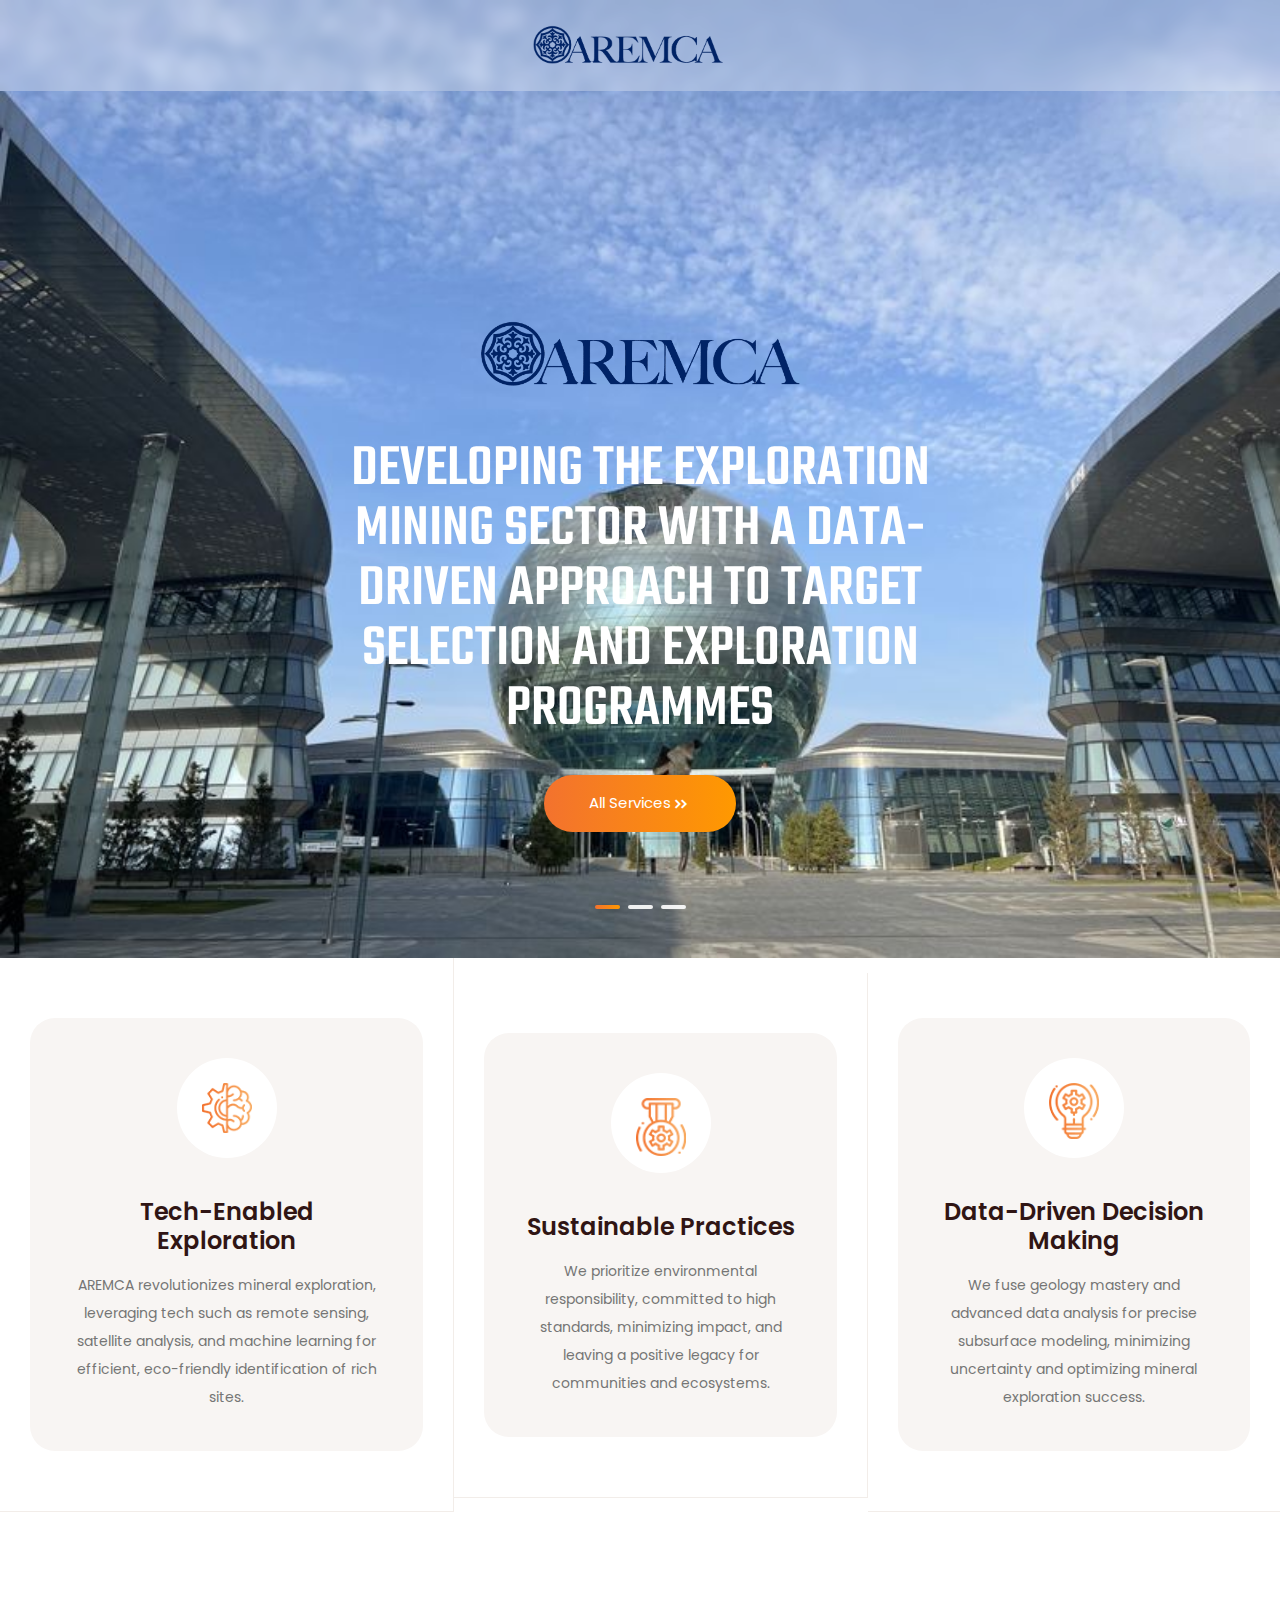
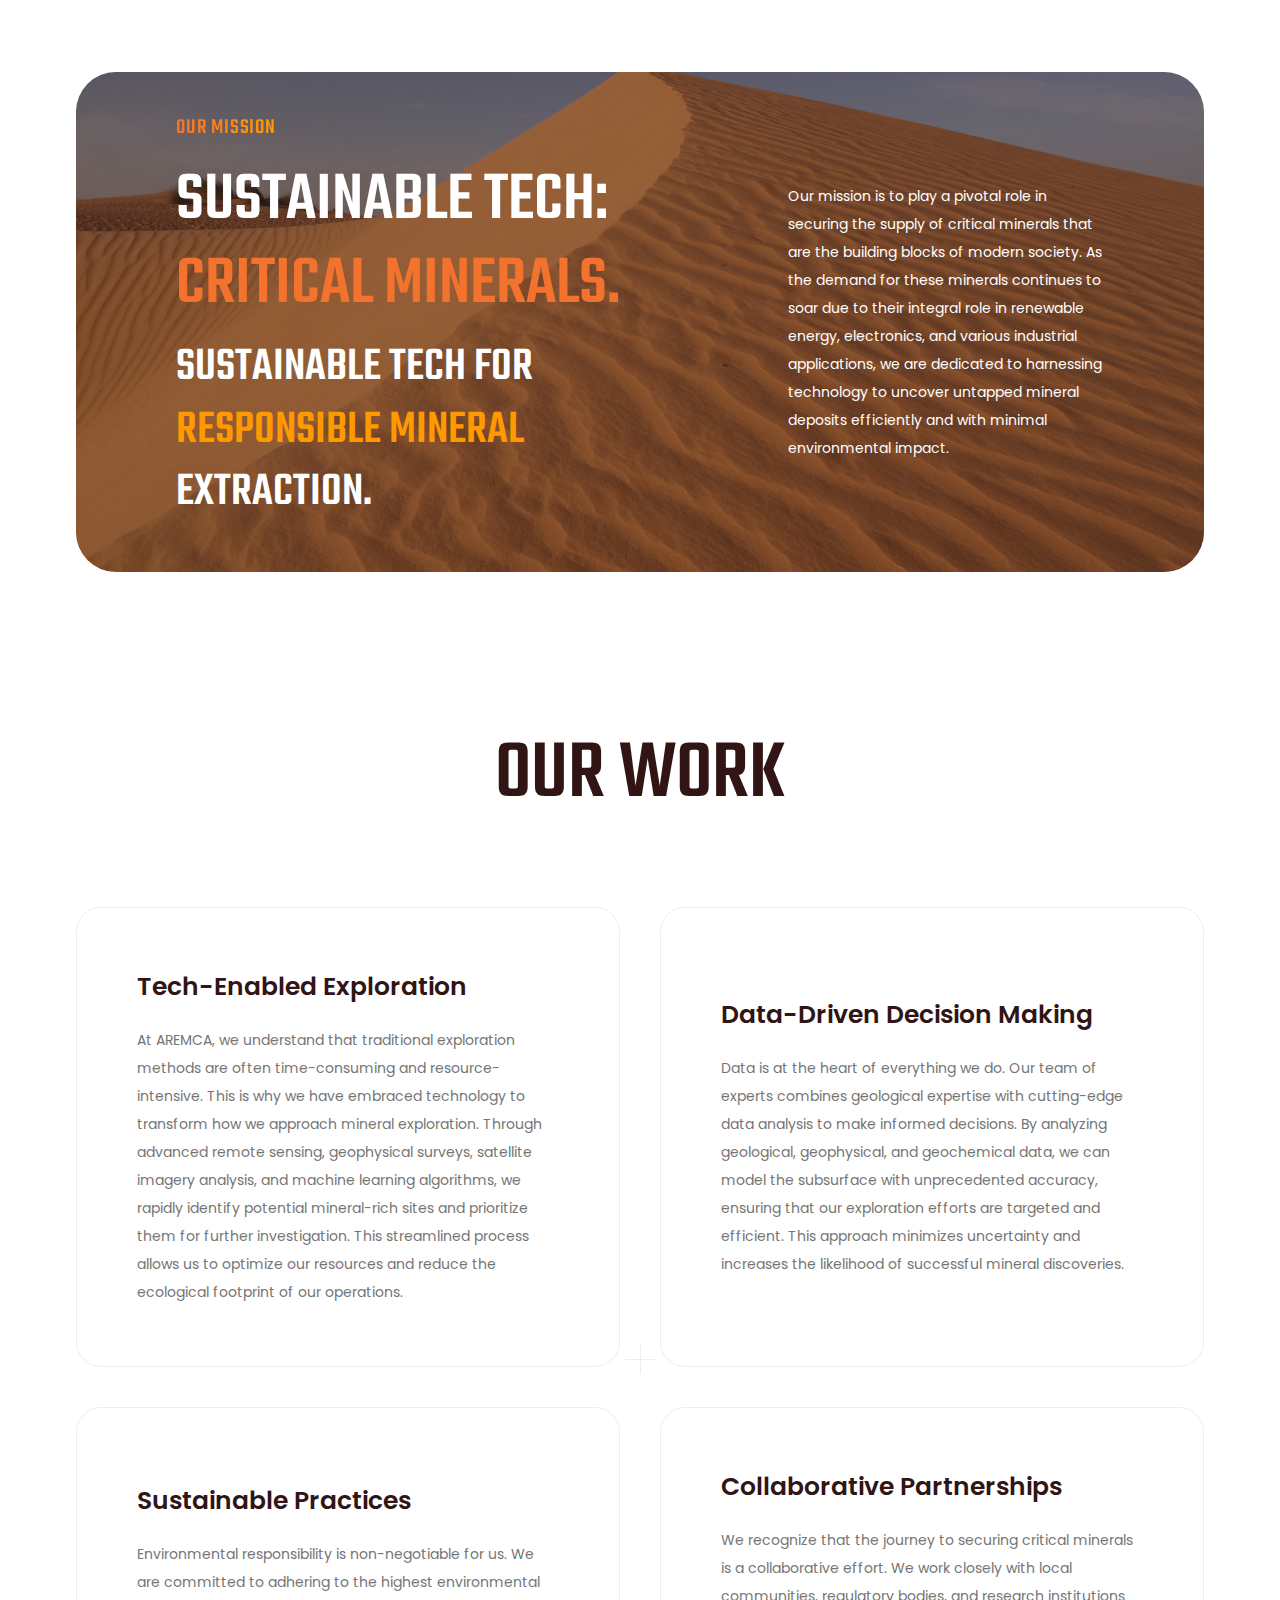
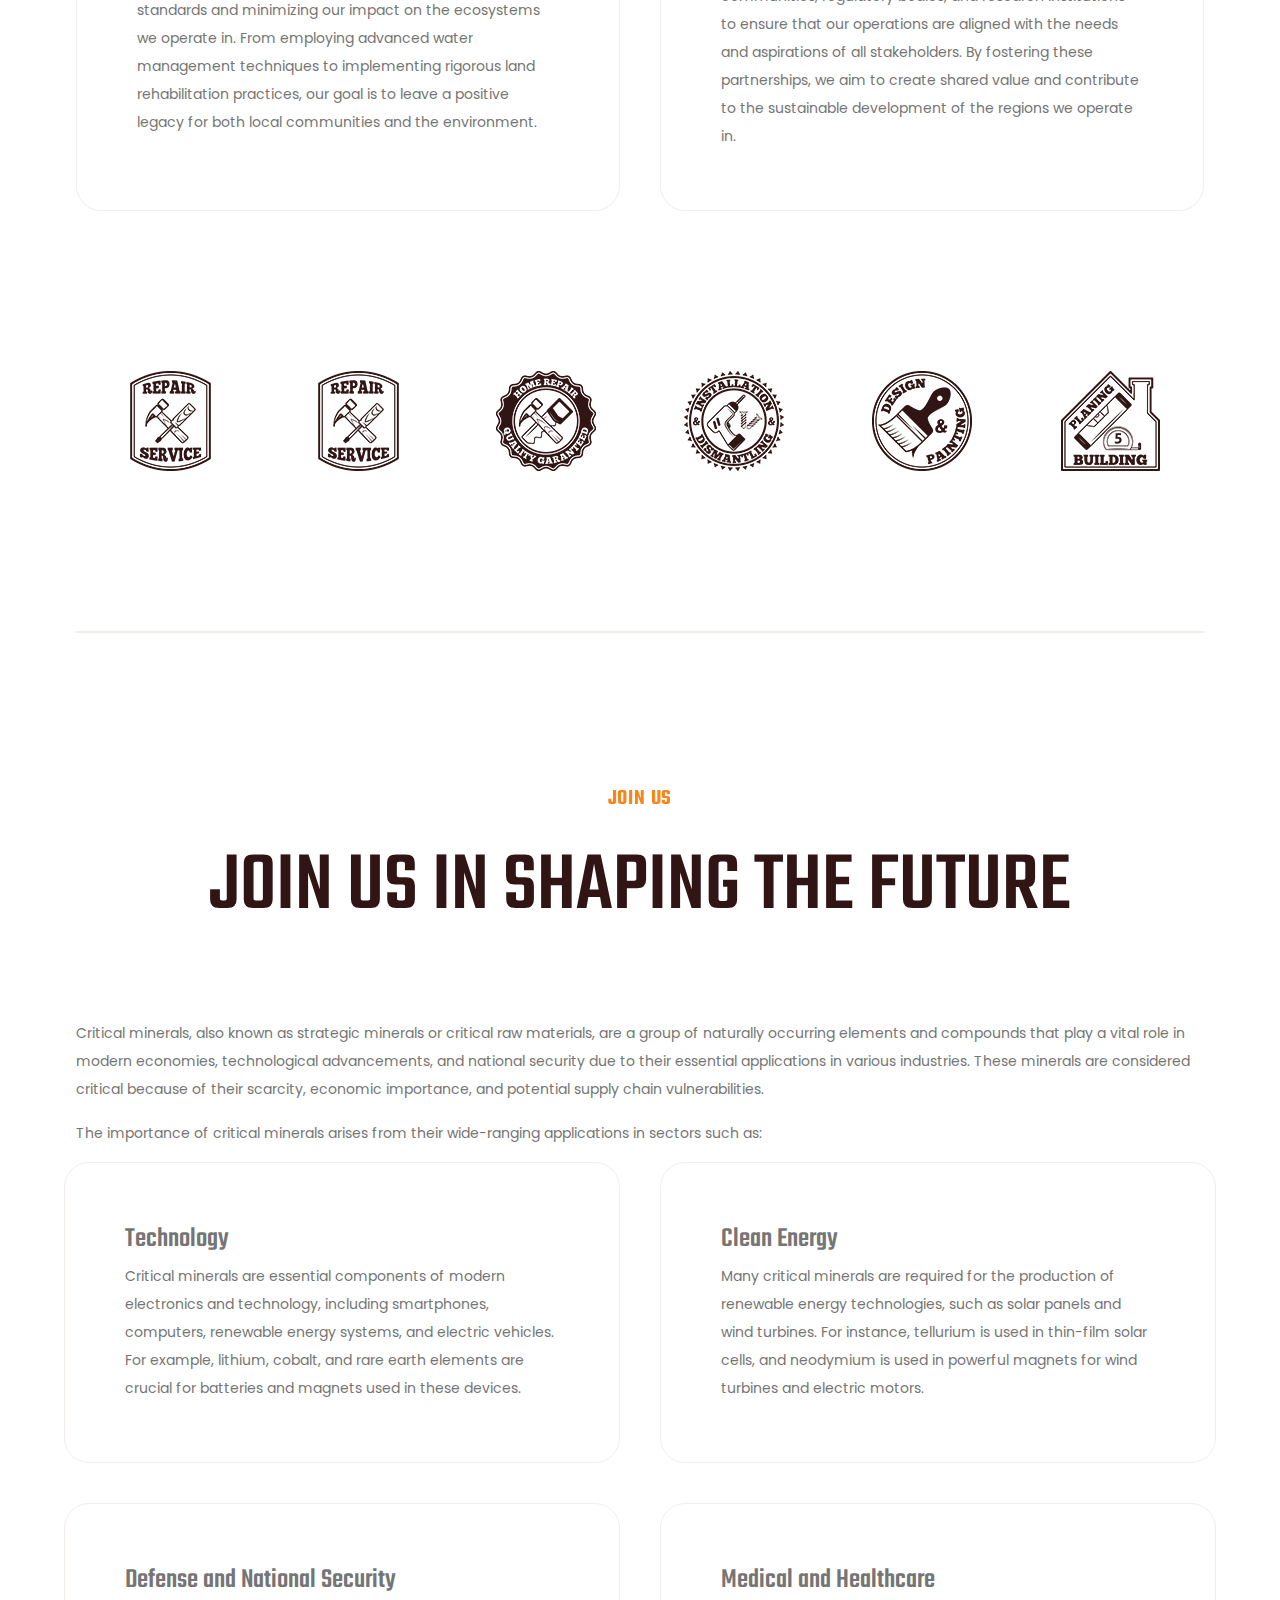
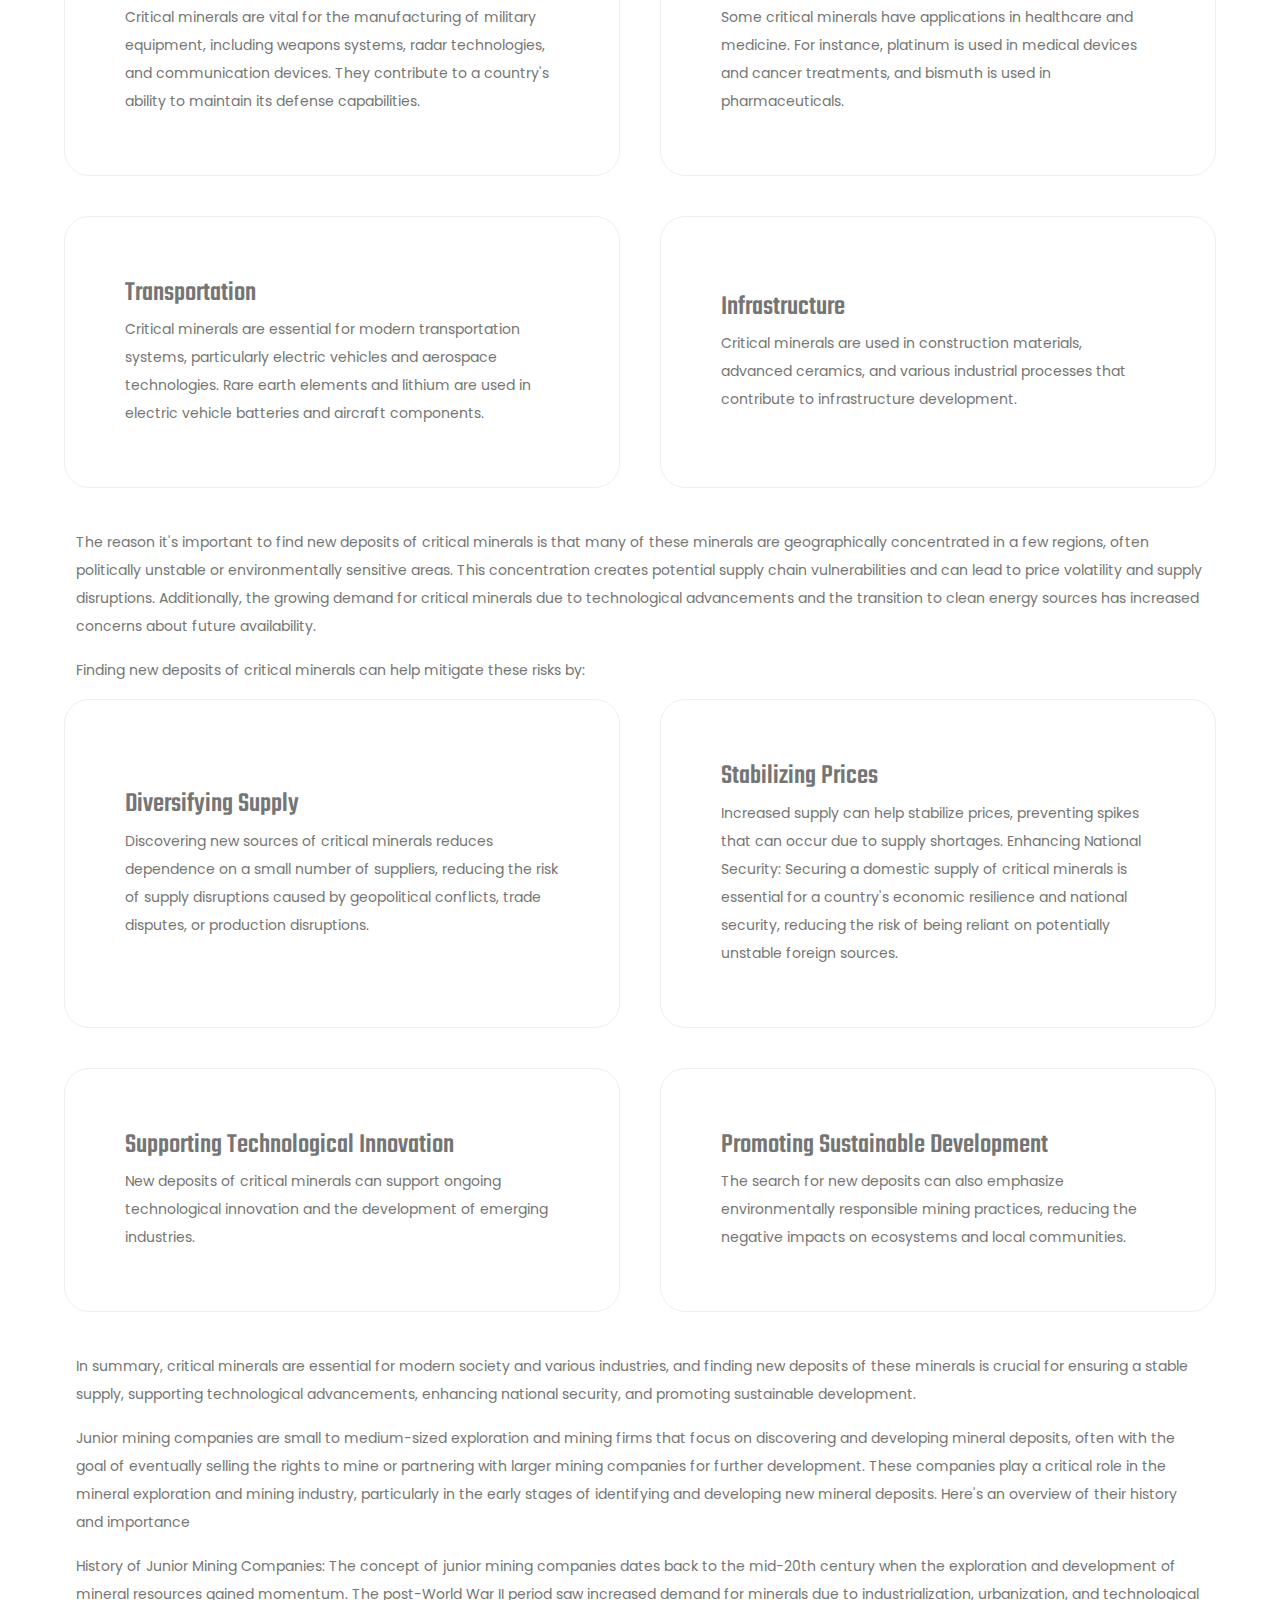
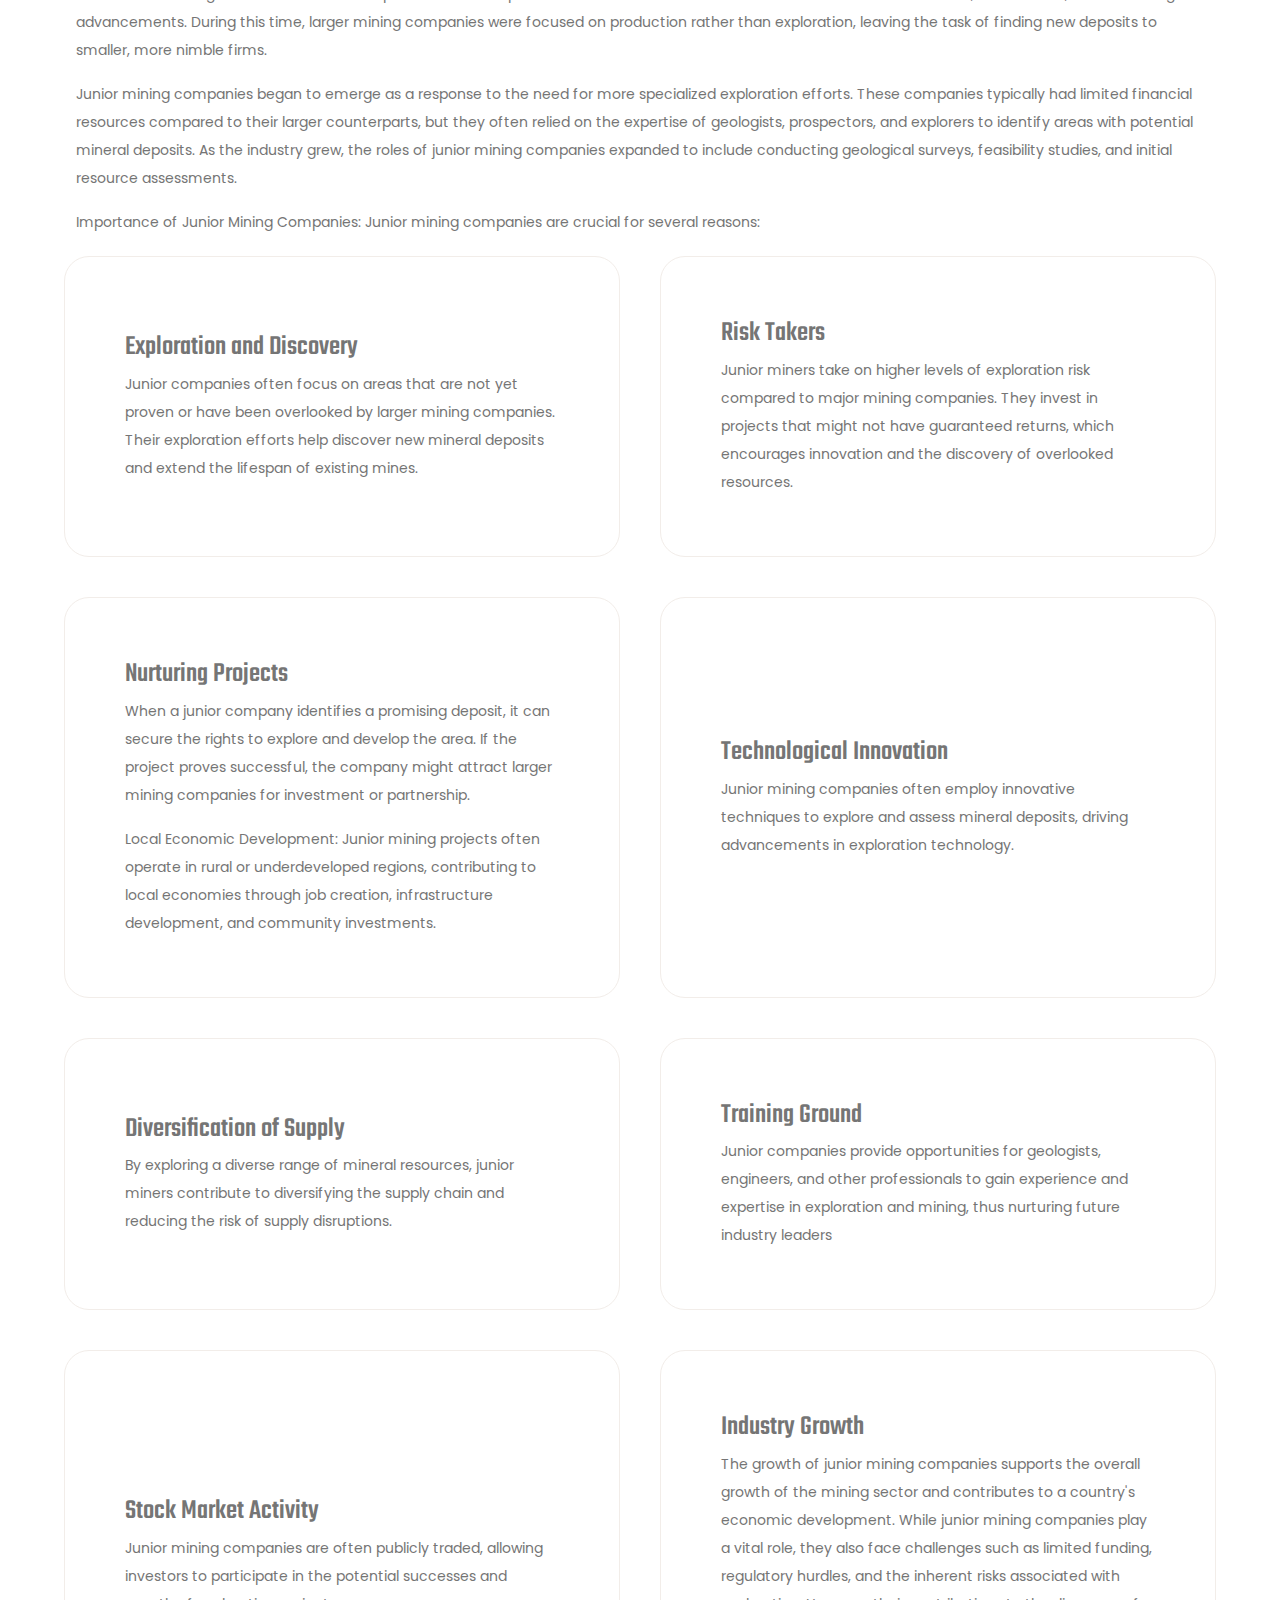
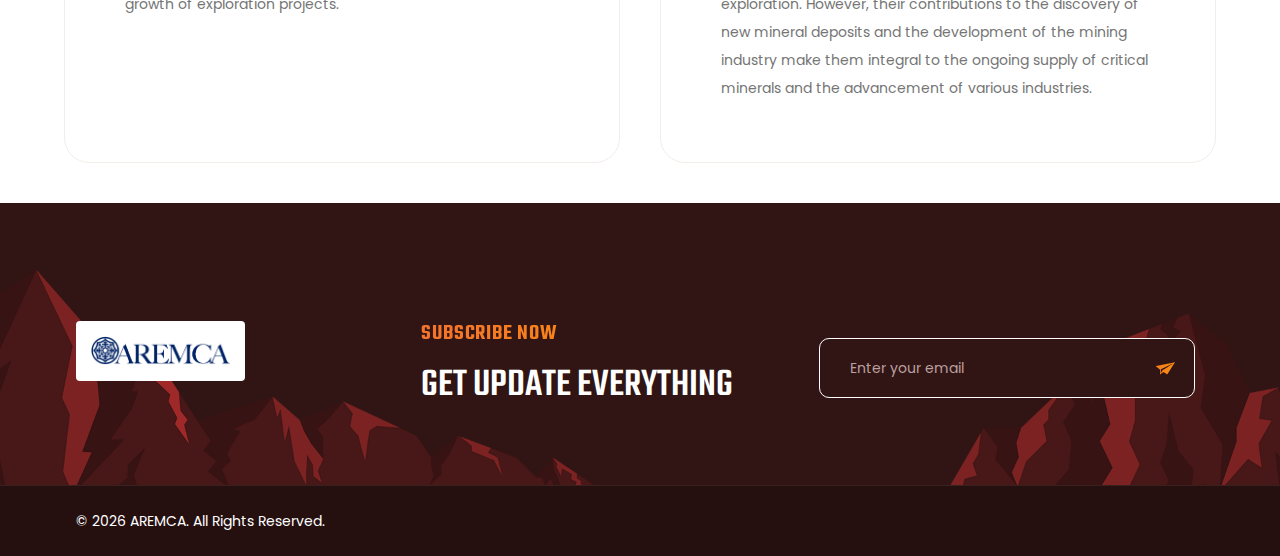
<file: index.html>
<!DOCTYPE html>
<html lang="zxx">

<head>
    <meta charset="UTF-8">
    <meta name="viewport" content="width=device-width, initial-scale=1.0">
    <meta http-equiv="X-UA-Compatible" content="ie=edge">
    <title> Industrial & Factory Bootstrap 5 Template</title>

    <!-- ::::::::::::::Favicon icon::::::::::::::-->
    <link rel="shortcut icon" href="assets/images/favicon.ico" type="image/png">

    <!-- Plugin CSS -->
    <link rel="stylesheet" href="assets/css/vendor/icofont.min.css">
    <link rel="stylesheet" href="assets/css/plugins/swiper-bundle.min.css">
    <link rel="stylesheet" href="assets/css/plugins/animate.css">
    <link rel="stylesheet" href="assets/css/plugins/nice-select.css">
    <link rel="stylesheet" href="assets/css/plugins/venobox.min.css">
    <link rel="stylesheet" href="assets/css/plugins/aos.min.css">
    <link rel="stylesheet" href="assets/css/style.css">
</head>

<body>

    <main class="main-wrapper">

        <!-- .....:::::: Start Header Section :::::.... -->
        <header class="header-section d-none d-lg-block">


            <!-- Start Header Bottom -->
            <div class="header-bottom sticky-header">
                <div class="container">
                    <div class="row justify-content-center align-items-center">
                        <div class="col-auto">
                            <!-- Start Header Logo -->
                            <div class="logo py-5"><a href="index.html"><img src="assets/images/logo/logo.png" class="" alt=""></a>
                            </div>
                            <!-- End Header Logo -->
                        </div>
                        <div class="col-auto">
                            <!-- Start Header Logo -->
                            <!-- <ul class="header-nav">
                                <li><a href="index.html">Home</a></li>
                                <li><a href="service-list.html">Service</a></li>
                                <li><a href="project-list.html">Project</a></li>
                                <li><a href="contact.html">Contact</a></li>
                            </ul> -->
                            <!-- End Header Logo -->
                        </div>
                    </div>
                </div>
            </div>
            <!-- End Header Bottom -->
        </header>
        <!-- .....:::::: End Header Section :::::.... -->

        <!-- .....:::::: Start Mobile Header Section :::::.... -->
        <div class="mobile-header d-block d-lg-none">
            <div class="container">
                <div class="row align-items-center justify-content-between">
                    <div class="col">
                        <div class="mobile-logo">
                        <!-- <a href="index.html"><img class="w-50" src="assets/images/logo/logo.png" alt=""></a> -->
                        </div>
                    </div>
                </div>
            </div>
        </div>
        <!-- .....:::::: Start MobileHeader Section :::::.... -->

        <!--  Start Offcanvas Mobile Menu Section -->
        <div id="mobile-menu-offcanvas" class="offcanvas offcanvas-rightside offcanvas-mobile-menu-section">
            <!-- Start Offcanvas Header -->
            <div class="offcanvas-header text-end">
                <button class="offcanvas-close"><i class="icofont-close-line"></i></button>
            </div> <!-- End Offcanvas Header -->
            <!-- Start Offcanvas Mobile Menu Wrapper -->
            <div class="offcanvas-mobile-menu-wrapper">
                <!-- Start Mobile Menu  -->
                <div class="mobile-menu-bottom">
                    <!-- Start Mobile Menu Nav -->
                    <!-- <div class="offcanvas-menu">
                        <ul>
                            <li>
                                <a href="index.html"><span>Home</span></a>
                            </li>
                            <li>
                                <a href="#"><span>Services</span></a>
                                <ul class="mobile-sub-menu">
                                    <li><a href="service-list.html">Service List</a></li>
                                    <li><a href="service-details.html">Service Details</a></li>
                                </ul>
                            </li>
                            <li>
                                <a href="#"><span>Project</span></a>
                                <ul class="mobile-sub-menu">
                                    <li><a href="project-list.html">Project List</a></li>
                                    <li><a href="project-details.html">Project Details</a></li>
                                </ul>
                            </li>
                            <li>
                                <a href="#"><span>Blog</span></a>
                                <ul class="mobile-sub-menu">
                                    <li><a href="blog-list.html">Blog List Full Width</a></li>
                                    <li><a href="blog-list-sidebar-left.html">Blog List Left Sidebar</a></li>
                                    <li><a href="blog-list-sidebar-right.html">Blog List Right Sidebar</a></li>
                                    <li><a href="blog-details.html">Blog Details Full Width</a></li>
                                    <li><a href="blog-details-sidebar-left.html">Blog Details Left Sidebar</a></li>
                                    <li><a href="blog-details-sidebar-right.html">Blog Details Right Sidebar</a></li>
                                </ul>
                            </li>
                            <li>
                                <a href="#"><span>Pages</span></a>
                                <ul class="mobile-sub-menu">
                                    <li><a href="404-page.html">404 Page</a></li>
                                    <li><a href="price.html">Price</a></li>
                                    <li><a href="about.html">About Us</a></li>
                                </ul>
                            </li>
                            <li>
                                <a href="contact.html"><span>Contact</span></a>
                            </li>
                        </ul>
                    </div> -->
                     <!-- End Mobile Menu Nav -->
                </div> <!-- End Mobile Menu -->

                <!-- Start Mobile contact Info -->
                <div class="mobile-contact-info text-center">
                    <ul class="social-link social-link-white">
                        <li><a target="_blank" href="https://example.com"><i class="icofont-facebook"></i></a>
                        </li>
                        <li><a target="_blank" href="https://example.com"><i class="icofont-twitter"></i></a>
                        </li>
                        <li><a target="_blank" href="https://example.com"><i class="icofont-skype"></i></a></li>
                    </ul>
                </div>
                <!-- End Mobile contact Info -->

            </div> <!-- End Offcanvas Mobile Menu Wrapper -->
        </div>
        <!-- ...:::: End Offcanvas Mobile Menu Section:::... -->

        <!-- Offcanvas Overlay -->
        <div class="offcanvas-overlay"></div>

        <!-- .....:::::: Start Hero Section :::::.... -->
        <div class="hero-section ">
            <div class="hero-wrapper">
                <!-- Slider main container -->
                <div class="hero-slider-active swiper-container">
                    <!-- Additional required wrapper -->
                    <div class="swiper-wrapper">
                        <!-- Start Hero Single ItemSlides -->
                        <div class="hero-slider-single-item swiper-slide">
                            <!-- Hero Background -->
                            <div class="hero-bg">
                                <img src="assets/images/hero-slider/hero-slider-3.jpg" alt="">
                            </div>
                            <!-- Hero Content -->
                            <div class="hero-content">
                                <div class="container">
                                    <div class="col-xl-8 col-lg-10 offset-lg-1 col-12">
                                        <div class="content-box">
                                            <img class="img-fluid w-50" src="./assets/images/logo/logo.png">
                                            <h3 class="sub-title mt-10">Developing the Exploration Mining Sector with a Data-Driven Approach to Target Selection and Exploration Programmes</h3>

                                            <a href="service-list.html" class="btn btn-lg btn-primary">All Services <i
                                                    class="icofont-double-right icon-space-left"></i></a>
                                        </div>
                                    </div>
                                </div>
                            </div>
                        </div>
                        <!-- End Hero Single ItemSlides -->
                        <!-- Start Hero Single ItemSlides -->
                        <div class="hero-slider-single-item swiper-slide">
                            <!-- Hero Background -->
                            <div class="hero-bg">
                                <img src="assets/images/hero-slider/hero-slider-1.jpg" alt="">
                            </div>
                            <!-- Hero Content -->
                            <div class="hero-content">
                                <div class="container">
                                    <div class="col-xl-8 col-lg-10 offset-lg-1 col-12">
                                        <div class="content-box">
                                            <h2 class="title">We are Pioneering</h2>
                                            <h3 class="sub-title">Critical Mineral Exploration</h3>

                                            <a href="service-list.html" class="btn btn-lg btn-primary">All Services <i
                                                    class="icofont-double-right icon-space-left"></i></a>
                                        </div>
                                    </div>
                                </div>
                            </div>
                        </div>
                        <!-- End Hero Single ItemSlides -->
                        <!-- Start Hero Single ItemSlides -->
                        <div class="hero-slider-single-item swiper-slide">
                            <!-- Hero Background -->
                            <div class="hero-bg">
                                <img src="assets/images/hero-slider/hero-slider-2.jpg" alt="">
                            </div>
                            <!-- Hero Content -->
                            <div class="hero-content">
                                <div class="container">
                                    <div class="col-xl-8 col-lg-10 offset-lg-1 col-12">
                                        <div class="content-box">
                                            <h2 class="title">Critical Mineral Exploration</h2>
                                            <h3 class="sub-title">Through Tech-Enabled Innovation</h3>

                                            <a href="service-list.html" class="btn btn-lg btn-primary">All Services <i
                                                    class="icofont-double-right icon-space-left"></i></a>
                                        </div>
                                    </div>
                                </div>
                            </div>
                        </div>
                        <!-- End Hero Single ItemSlides -->
                    </div>
                    <!-- If we need pagination -->
                    <div class="swiper-pagination"></div>

                </div>
            </div>
        </div>
        <!-- .....:::::: End Hero Section :::::.... -->

        <!-- .....:::::: Start Promo Section :::::.... -->
        <div class="promo-section">
            <div class="promo-wrapper">
                <!-- Start Single Promo Singel Item -->
                <div class="promo-single-item">
                    <div class="box">
                        <div class="icon">
                            <img src="assets/images/icons/promo-icon-1.png" alt="">
                        </div>
                        <div class="content">
                            <h4 class="title">Tech-Enabled Exploration</h4>
                            <p>AREMCA revolutionizes mineral exploration, leveraging tech such as remote sensing, satellite analysis, and machine learning for efficient, eco-friendly identification of rich sites.
                            </p>
                        </div>
                    </div>
                </div>
                <!-- End Single Promo Singel Item -->
                <!-- Start Single Promo Singel Item -->
                <div class="promo-single-item">
                    <div class="box">
                        <div class="icon">
                            <img src="assets/images/icons/promo-icon-2.png" alt="">
                        </div>
                        <div class="content">
                            <h4 class="title">Sustainable Practices</h4>
                            <p>We prioritize environmental responsibility, committed to high standards, minimizing impact, and leaving a positive legacy for communities and ecosystems.</p>
                        </div>
                    </div>
                </div>
                <!-- End Single Promo Singel Item -->
                <!-- Start Single Promo Singel Item -->
                <div class="promo-single-item">
                    <div class="box">
                        <div class="icon">
                            <img src="assets/images/icons/promo-icon-3.png" alt="">
                        </div>
                        <div class="content">
                            <h4 class="title">Data-Driven Decision Making</h4>
                            <p>We fuse geology mastery and advanced data analysis for precise subsurface modeling, minimizing uncertainty and optimizing mineral exploration success.</p>
                        </div>
                    </div>
                </div>
                <!-- End Single Promo Singel Item -->
            </div>
        </div>
        <!-- .....:::::: End Promo Section :::::.... -->

        <!-- .....:::::: Start About-Display Section :::::.... -->
        <div class="about-display-section section-top-space">
            <div class="about-display-wrapper">
                <div class="container">
                    <div class="box">
                        <!-- Start About Display Background -->
                        <div class="image">
                            <img src="assets/images/background/about-display-bg.jpg" alt="">
                        </div>
                        <!-- End About Display Background -->

                        <!-- Start About Display Inner Content -->
                        <div class="content">
                            <div class="left">
                                <h4 class="sup-title text-gradient">Our Mission</h4>
                                <h2 class="title">Sustainable Tech: <span class="orange-text-marker-dark">Critical Minerals.</span>
                                </h2>
                                <h3 class="sub-title">
                                     Sustainable tech for <span class="orange-text-marker-light">responsible mineral </span> extraction.
                                </h3>
                            </div>
                            <div class="right">
                                <p>Our mission is to play a pivotal role in securing the supply of critical minerals that are the building blocks of modern society. As the demand for these minerals continues to soar due to their integral role in renewable energy, electronics, and various industrial applications, we are dedicated to harnessing technology to uncover untapped mineral deposits efficiently and with minimal environmental impact.</p>
                            </div>
                        </div>
                        <!-- End About Display Inner Content -->
                    </div>
                </div>
            </div>
        </div>
        <!-- .....:::::: End About-Display Section :::::.... -->

        <!-- .....:::::: Start Service Display Section :::::.... -->
        <div class="service-display-section section-top-space">
            <div class="container">
                <div class="row">
                    <div class="col-12">
                        <!-- Start Section Content -->
                        <div class="section-content section-content-space text-center">
                            <h2 class="title">OUR WORK</h2>
                        </div>
                        <!-- End Section Content -->
                    </div>
                </div>

                <div class="service-display-wrapper">
                    <div class="row">
                        <div class="col-12 service-plus-icon-seperator">
                            <!-- Start Service Single Item -->
                            <div class="service-single-item">
                                <div class="content">
                                    <h4 class="title">Tech-Enabled Exploration</h4>
                                    <p>
                                        At AREMCA, we understand that traditional exploration methods are often time-consuming and resource-intensive. This is why we have embraced technology to transform how we approach mineral exploration. Through advanced remote sensing, geophysical surveys, satellite imagery analysis, and machine learning algorithms, we rapidly identify potential mineral-rich sites and prioritize them for further investigation. This streamlined process allows us to optimize our resources and reduce the ecological footprint of our operations.
                                    </p>
                                </div>
                            </div>
                            <!-- End Service Single Item -->
                            <!-- Start Service Single Item -->
                            <div class="service-single-item">
                                <div class="content">
                                    <h4 class="title">Data-Driven Decision Making</h4>
                                    <p>
                                        Data is at the heart of everything we do. Our team of experts combines geological expertise with cutting-edge data analysis to make informed decisions. By analyzing geological, geophysical, and geochemical data, we can model the subsurface with unprecedented accuracy, ensuring that our exploration efforts are targeted and efficient. This approach minimizes uncertainty and increases the likelihood of successful mineral discoveries.
                                    </p>
                                </div>
                            </div>
                            <!-- End Service Single Item -->
                            <!-- Start Service Single Item -->
                            <div class="service-single-item">
                                <div class="content">
                                    <h4 class="title">Sustainable Practices</h4>
                                    <p>
                                        Environmental responsibility is non-negotiable for us. We are committed to adhering to the highest environmental standards and minimizing our impact on the ecosystems we operate in. From employing advanced water management techniques to implementing rigorous land rehabilitation practices, our goal is to leave a positive legacy for both local communities and the environment.
                                    </p>
                                </div>
                            </div>
                            <!-- End Service Single Item -->
                            <!-- Start Service Single Item -->
                            <div class="service-single-item">
                                <div class="content">
                                    <h4 class="title">Collaborative Partnerships</h4>
                                    <p>
                                        We recognize that the journey to securing critical minerals is a collaborative effort. We work closely with local communities, regulatory bodies, and research institutions to ensure that our operations are aligned with the needs and aspirations of all stakeholders. By fostering these partnerships, we aim to create shared value and contribute to the sustainable development of the regions we operate in.
                                    </p>
                                </div>
                            </div>
                            <!-- End Service Single Item -->
                        </div>
                    </div>
                    <!-- <div class="row">
                        <div class="col text-center p-t-100">
                            <a href="service-list.html" class="btn btn-lg btn-primary">Others Service <i
                                    class="icofont-double-right icon-space-left"></i></a>
                        </div>
                    </div> -->
                </div>

            </div>
        </div>
        <!-- .....:::::: End Service Display Section :::::.... -->

        <!-- .....:::::: Start Working-Process Display Section :::::.... -->
       
        <!-- .....:::::: End Working-Process Display Section :::::.... -->

        <!-- .....:::::: Start Counter Display Section :::::.... -->
       
        <!-- .....:::::: End Counter Display Section :::::.... -->


        <!-- .....:::::: Start Testimonial Display Section :::::.... -->
     
        <!-- .....:::::: End Testimonial Display Section :::::.... -->

        <!-- .....:::::: Start Client Logo Display Section :::::.... -->
        <div class="client-logo-display-section section-top-space">
            <div class="client-logo-display-wrapper ">
                <div class="container">
                    <div class="row">
                        <div class="col-12">
                            <div class="client-logo-slider border-bottom-thick p-b-160">
                                <!-- Slider main container -->
                                <div class="swiper-container">
                                    <!-- Additional required wrapper -->
                                    <div class="swiper-wrapper">
                                        <!-- Slides -->
                                        <!-- Start Client Logo Single Item  -->
                                        <div class="client-logo-display-single-item swiper-slide">
                                            <a href="blog-details.html" class="image">
                                                <img class="img-fluid"
                                                    src="assets/images/company-logo/company-logo-1.png" alt="">
                                            </a>
                                        </div>
                                        <!-- End Client Logo Single Item  -->

                                        <!-- Start Client Logo Single Item  -->
                                        <div class="client-logo-display-single-item swiper-slide">
                                            <a href="#" class="image">
                                                <img class="img-fluid"
                                                    src="assets/images/company-logo/company-logo-2.png" alt="">
                                            </a>
                                        </div>
                                        <!-- End Client Logo Single Item  -->

                                        <!-- Start Client Logo Single Item  -->
                                        <div class="client-logo-display-single-item swiper-slide">
                                            <a href="#" class="image">
                                                <img class="img-fluid"
                                                    src="assets/images/company-logo/company-logo-3.png" alt="">
                                            </a>
                                        </div>
                                        <!-- End Client Logo Single Item  -->

                                        <!-- Start Client Logo Single Item  -->
                                        <div class="client-logo-display-single-item swiper-slide">
                                            <a href="#" class="image">
                                                <img class="img-fluid"
                                                    src="assets/images/company-logo/company-logo-4.png" alt="">
                                            </a>
                                        </div>
                                        <!-- End Client Logo Single Item  -->

                                        <!-- Start Client Logo Single Item  -->
                                        <div class="client-logo-display-single-item swiper-slide">
                                            <a href="#" class="image">
                                                <img class="img-fluid"
                                                    src="assets/images/company-logo/company-logo-5.png" alt="">
                                            </a>
                                        </div>
                                        <!-- End Client Logo Single Item  -->

                                        <!-- Start Client Logo Single Item  -->
                                        <div class="client-logo-display-single-item swiper-slide">
                                            <a href="#" class="image">
                                                <img class="img-fluid"
                                                    src="assets/images/company-logo/company-logo-6.png" alt="">
                                            </a>
                                        </div>
                                        <!-- End Client Logo Single Item  -->

                                        <!-- Start Client Logo Single Item  -->
                                        <div class="client-logo-display-single-item swiper-slide">
                                            <a href="#" class="image">
                                                <img class="img-fluid"
                                                    src="assets/images/company-logo/company-logo-6.png" alt="">
                                            </a>
                                        </div>
                                        <!-- End Client Logo Single Item  -->

                                    </div>

                                </div>

                            </div>
                        </div>
                    </div>
                </div>
            </div>
        </div>
        <!-- .....:::::: End Client Logo Display Section :::::.... -->



        <div class="service-display-section section-top-space">
            <div class="container">
                <div class="row">
                    <div class="col-12">
                        <!-- Start Section Content -->
                        <div class="section-content section-content-space text-center">
                            <h4 class="title-tag text-gradient">Join Us</h4>
                            <h2 class="title">Join Us in Shaping the Future</h2>
                        </div>
                        <!-- End Section Content -->
                        <div class="content mb-3">
                            <p>
                                Critical minerals, also known as strategic minerals or critical raw materials, are a group of naturally occurring elements and compounds that play a vital role in modern economies, technological advancements, and national security due to their essential applications in various industries. These minerals are considered critical because of their scarcity, economic importance, and potential supply chain vulnerabilities.
                            </p>
                            <p>The importance of critical minerals arises from their wide-ranging applications in sectors such as:</p>
                        </div>

                        <div class="row">
                            <div class="service-single-item">
                                <div>
                                    <h2 class="title">Technology</h2>
                                    <p>Critical minerals are essential components of modern electronics and technology, including smartphones, computers, renewable energy systems, and electric vehicles. For example, lithium, cobalt, and rare earth elements are crucial for batteries and magnets used in these devices.
                                    </p>
                                </div>
                            </div>

                            <div class="service-single-item">
                                <div>
                                    <h2 class="title">Clean Energy</h2>
                                    <p>Many critical minerals are required for the production of renewable energy technologies, such as solar panels and wind turbines. For instance, tellurium is used in thin-film solar cells, and neodymium is used in powerful magnets for wind turbines and electric motors.

                                    </p>
                                </div>
                            </div>

                            <div class="service-single-item">
                                <div>
                                    <h2 class="title">Defense and National Security</h2>
                                    <p>Critical minerals are vital for the manufacturing of military equipment, including weapons systems, radar technologies, and communication devices. They contribute to a country's ability to maintain its defense capabilities.
                                    </p>
                                </div>
                            </div>

                            <div class="service-single-item">
                                <div>
                                    <h2 class="title">Medical and Healthcare</h2>
                                    <p>Some critical minerals have applications in healthcare and medicine. For instance, platinum is used in medical devices and cancer treatments, and bismuth is used in pharmaceuticals.
                                    </p>
                                </div>
                            </div>

                            <div class="service-single-item">
                                <div>
                                    <h2 class="title">Transportation</h2>
                                    <p>Critical minerals are essential for modern transportation systems, particularly electric vehicles and aerospace technologies. Rare earth elements and lithium are used in electric vehicle batteries and aircraft components.
                                    </p>
                                </div>
                            </div>

                            <div class="service-single-item">
                                <div>
                                    <h2 class="title">Infrastructure</h2>
                                    <p>Critical minerals are used in construction materials, advanced ceramics, and various industrial processes that contribute to infrastructure development.</p>
                                </div>
                            </div>
                        </div>

                        <div class="content mb-3">
                            <p>The reason it's important to find new deposits of critical minerals is that many of these minerals are geographically concentrated in a few regions, often politically unstable or environmentally sensitive areas. This concentration creates potential supply chain vulnerabilities and can lead to price volatility and supply disruptions. Additionally, the growing demand for critical minerals due to technological advancements and the transition to clean energy sources has increased concerns about future availability.
                            </p>
                            <p>Finding new deposits of critical minerals can help mitigate these risks by:</p>
                        </div>

                        <div class="row">

                            <div class="service-single-item">
                                <div>
                                    <h2 class="title">Diversifying Supply</h2>
                                    <p>Discovering new sources of critical minerals reduces dependence on a small number of suppliers, reducing the risk of supply disruptions caused by geopolitical conflicts, trade disputes, or production disruptions.</p>
                                </div>
                            </div>

                            <div class="service-single-item">
                                <div>
                                    <h2 class="title">Stabilizing Prices</h2>
                                    <p>Increased supply can help stabilize prices, preventing spikes that can occur due to supply shortages.
                                        Enhancing National Security: Securing a domestic supply of critical minerals is essential for a country's economic resilience and national security, reducing the risk of being reliant on potentially unstable foreign sources.</p>
                                </div>
                            </div>

                            <div class="service-single-item">
                                <div>
                                    <h2 class="title">Supporting Technological Innovation</h2>
                                    <p>New deposits of critical minerals can support ongoing technological innovation and the development of emerging industries.                                    </p>
                                </div>
                            </div>

                            <div class="service-single-item">
                                <div>
                                    <h2 class="title">Promoting Sustainable Development</h2>
                                    <p>The search for new deposits can also emphasize environmentally responsible mining practices, reducing the negative impacts on ecosystems and local communities.
                                    </p>
                                </div>
                            </div>
                        </div>

                        <div class="content mb-4">
                            <p>In summary, critical minerals are essential for modern society and various industries, and finding new deposits of these minerals is crucial for ensuring a stable supply, supporting technological advancements, enhancing national security, and promoting sustainable development.</p>
                            <p>Junior mining companies are small to medium-sized exploration and mining firms that focus on discovering and developing mineral deposits, often with the goal of eventually selling the rights to mine or partnering with larger mining companies for further development. These companies play a critical role in the mineral exploration and mining industry, particularly in the early stages of identifying and developing new mineral deposits. Here's an overview of their history and importance</p>
                            <p>History of Junior Mining Companies: The concept of junior mining companies dates back to the mid-20th century when the exploration and development of mineral resources gained momentum. The post-World War II period saw increased demand for minerals due to industrialization, urbanization, and technological advancements. During this time, larger mining companies were focused on production rather than exploration, leaving the task of finding new deposits to smaller, more nimble firms.
                            </p>
                            <p>Junior mining companies began to emerge as a response to the need for more specialized exploration efforts. These companies typically had limited financial resources compared to their larger counterparts, but they often relied on the expertise of geologists, prospectors, and explorers to identify areas with potential mineral deposits. As the industry grew, the roles of junior mining companies expanded to include conducting geological surveys, feasibility studies, and initial resource assessments.
                            </p>
                            <p>Importance of Junior Mining Companies: Junior mining companies are crucial for several reasons:
                            </p>
                        </div>

                        <div class="row">

                            <div class="service-single-item">
                                <div>
                                    <h2 class="title">Exploration and Discovery</h2>
                                    <p>Junior companies often focus on areas that are not yet proven or have been overlooked by larger mining companies. Their exploration efforts help discover new mineral deposits and extend the lifespan of existing mines.
                                    </p>
                                </div>
                            </div>

                            <div class="service-single-item">
                                <div>
                                    <h2 class="title">Risk Takers</h2>
                                    <p>Junior miners take on higher levels of exploration risk compared to major mining companies. They invest in projects that might not have guaranteed returns, which encourages innovation and the discovery of overlooked resources.
                                    </p>
                                </div>
                            </div>

                            <div class="service-single-item">
                                <div>
                                    <h2 class="title">Nurturing Projects</h2>
                                    <p>When a junior company identifies a promising deposit, it can secure the rights to explore and develop the area. If the project proves successful, the company might attract larger mining companies for investment or partnership.
                                    </p>
                                    <p>Local Economic Development: Junior mining projects often operate in rural or underdeveloped regions, contributing to local economies through job creation, infrastructure development, and community investments.</p>
                                    
                                </div>
                            </div>

                            <div class="service-single-item">
                                <div>
                                    <h2 class="title">Technological Innovation</h2>
                                    <p>Junior mining companies often employ innovative techniques to explore and assess mineral deposits, driving advancements in exploration technology.
                                    </p>
                                </div>
                            </div>

                            <div class="service-single-item">
                                <div>
                                    <h2 class="title">Diversification of Supply</h2>
                                    <p>By exploring a diverse range of mineral resources, junior miners contribute to diversifying the supply chain and reducing the risk of supply disruptions.
                                    </p>
                                </div>
                            </div>

                            <div class="service-single-item">
                                <div>
                                    <h2 class="title">Training Ground</h2>
                                    <p>Junior companies provide opportunities for geologists, engineers, and other professionals to gain experience and expertise in exploration and mining, thus nurturing future industry leaders
                                    </p>
                                </div>
                            </div>

                            <div class="service-single-item">
                                <div>
                                    <h2 class="title">Stock Market Activity</h2>
                                    <p>Junior mining companies are often publicly traded, allowing investors to participate in the potential successes and growth of exploration projects.
                                    </p>
                                </div>
                            </div>

                            <div class="service-single-item">
                                <div>
                                    <h2 class="title">Industry Growth</h2>
                                    <p>The growth of junior mining companies supports the overall growth of the mining sector and contributes to a country's economic development.
                                        While junior mining companies play a vital role, they also face challenges such as limited funding, regulatory hurdles, and the inherent risks associated with exploration. However, their contributions to the discovery of new mineral deposits and the development of the mining industry make them integral to the ongoing supply of critical minerals and the advancement of various industries.                                        
                                    </p>
                                </div>
                            </div>

                        </div>

                    </div>
                </div>
            </div>
        </div>




        <!-- .....:::::: Start Footer Section :::::.... -->
        <footer class="footer-section footer-bg" style="padding-top: 3rem;">
            <!-- Start Footer Top -->
            <div class="footer-top">
                <div class="container">
                    <div class="footer-top-wrapper">
                        <!-- Start Footer Logo -->
                        <a href="index.html" class="logo">
                            <img class="img-fluid w-50 bg-white p-3 rounded" src="assets/images/logo/logo.png" alt="">
                        </a>
                        <!-- End Footer Logo -->

                        <!-- Start Footer Newsletter -->
                        <div class="newsletter">
                            <div class="content">
                                <h4 class="title-tag text-gradient">SUBSCRIBE NOW</h4>
                                <h3 class="sub-title">GET UPDATE EVERYTHING</h3>
                            </div>
                            <div class="newsletter-form">
                                <form class="newsletter-form-group" action="#" method="post">
                                    <input type="email" placeholder="Enter your email" required>
                                    <button class="newsletter-submit-btn text-gradient" type="submit"><i class="icofont-paper-plane"></i></button>
                                </form>
                            </div>
                        </div>
                        <!-- Start Footer Newsletter -->
                        <!-- <div class="bg-color-dark-red"></div> -->
                    </div>
                </div>
                <div class="bg-color-bold-red"></div>
            </div>
            <!-- Start Footer Top -->

            <!-- Start Footer Center -->
          
            <!-- Start Footer Center -->

            <!-- Start Footer Bottom -->
            <div class="footer-bottom ">
                <div class="container">
                    <div class="row justify-content-md-between justify-content-center align-items-center flex-column-reverse flex-md-row">
                        <div class="col-auto">
                            <div class="footer-bottom-left">
                                <div class="footer-copyright">
                                    <p class="copyright-text">&copy; <span id="currentYear"></span> AREMCA. All Rights Reserved.
                                        <script>
                                          document.getElementById("currentYear").innerHTML = new Date().getFullYear();
                                        </script>
                                        </p>
                                </div>
                            </div>
                        </div>
                       
                    </div>
                </div>
            </div>
            <!-- Start Footer Bottom -->
        </footer>
        <!-- .....:::::: End Footer Section :::::.... -->

    </main>

    <!-- material-scrolltop button -->
    <button class="material-scrolltop" type="button"></button>


    <!-- ::::::::::::::All JS Files here :::::::::::::: -->
    <script src="assets/js/vendor/modernizr-3.11.2.min.js"></script>
    <script src="assets/js/vendor/jquery-3.6.0.min.js"></script>
    <script src="assets/js/vendor/jquery-migrate-3.3.0.min.js"></script>
    <script src="assets/js/vendor/bootstrap.min.js"></script>
    <script src="assets/js/vendor/jquery-ui.min.js"></script>

    <!--Plugins JS-->
    <script src="assets/js/plugins/swiper-bundle.min.js"></script>
    <script src="assets/js/plugins/material-scrolltop.js"></script>
    <script src="assets/js/plugins/jquery.nice-select.min.js"></script>
    <script src="assets/js/plugins/images-loaded.min.js"></script>
    <script src="assets/js/plugins/isotope.pkgd.min.js"></script>
    <script src="assets/js/plugins/venobox.min.js"></script>
    <script src="assets/js/plugins/aos.min.js"></script>
    <script src="assets/js/plugins/parallax.js"></script>
    <script src="assets/js/plugins/ajax-mail.js"></script>
    <script src="assets/js/plugins/waypoint.js"></script>
    <script src="assets/js/plugins/counter.js"></script>
    <script src="assets/js/main.js"></script>

</body>

</html>
</file>
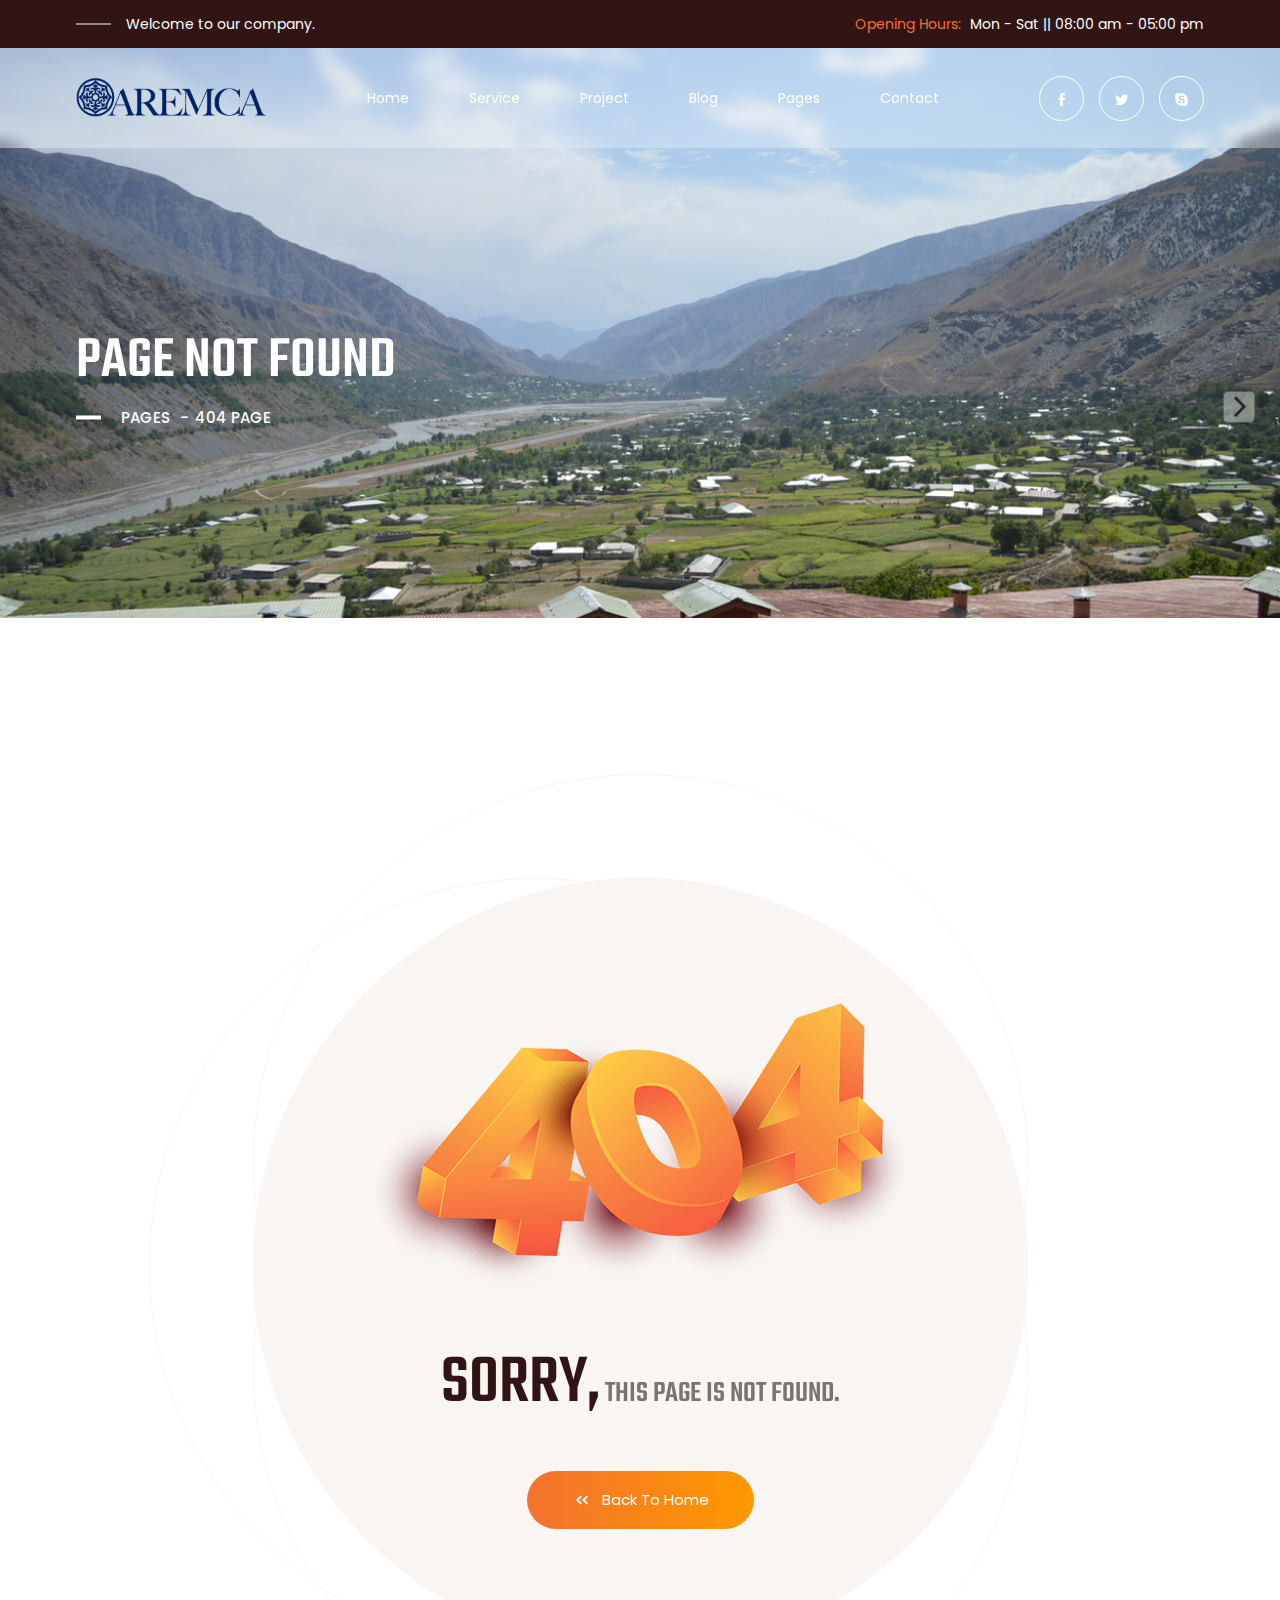
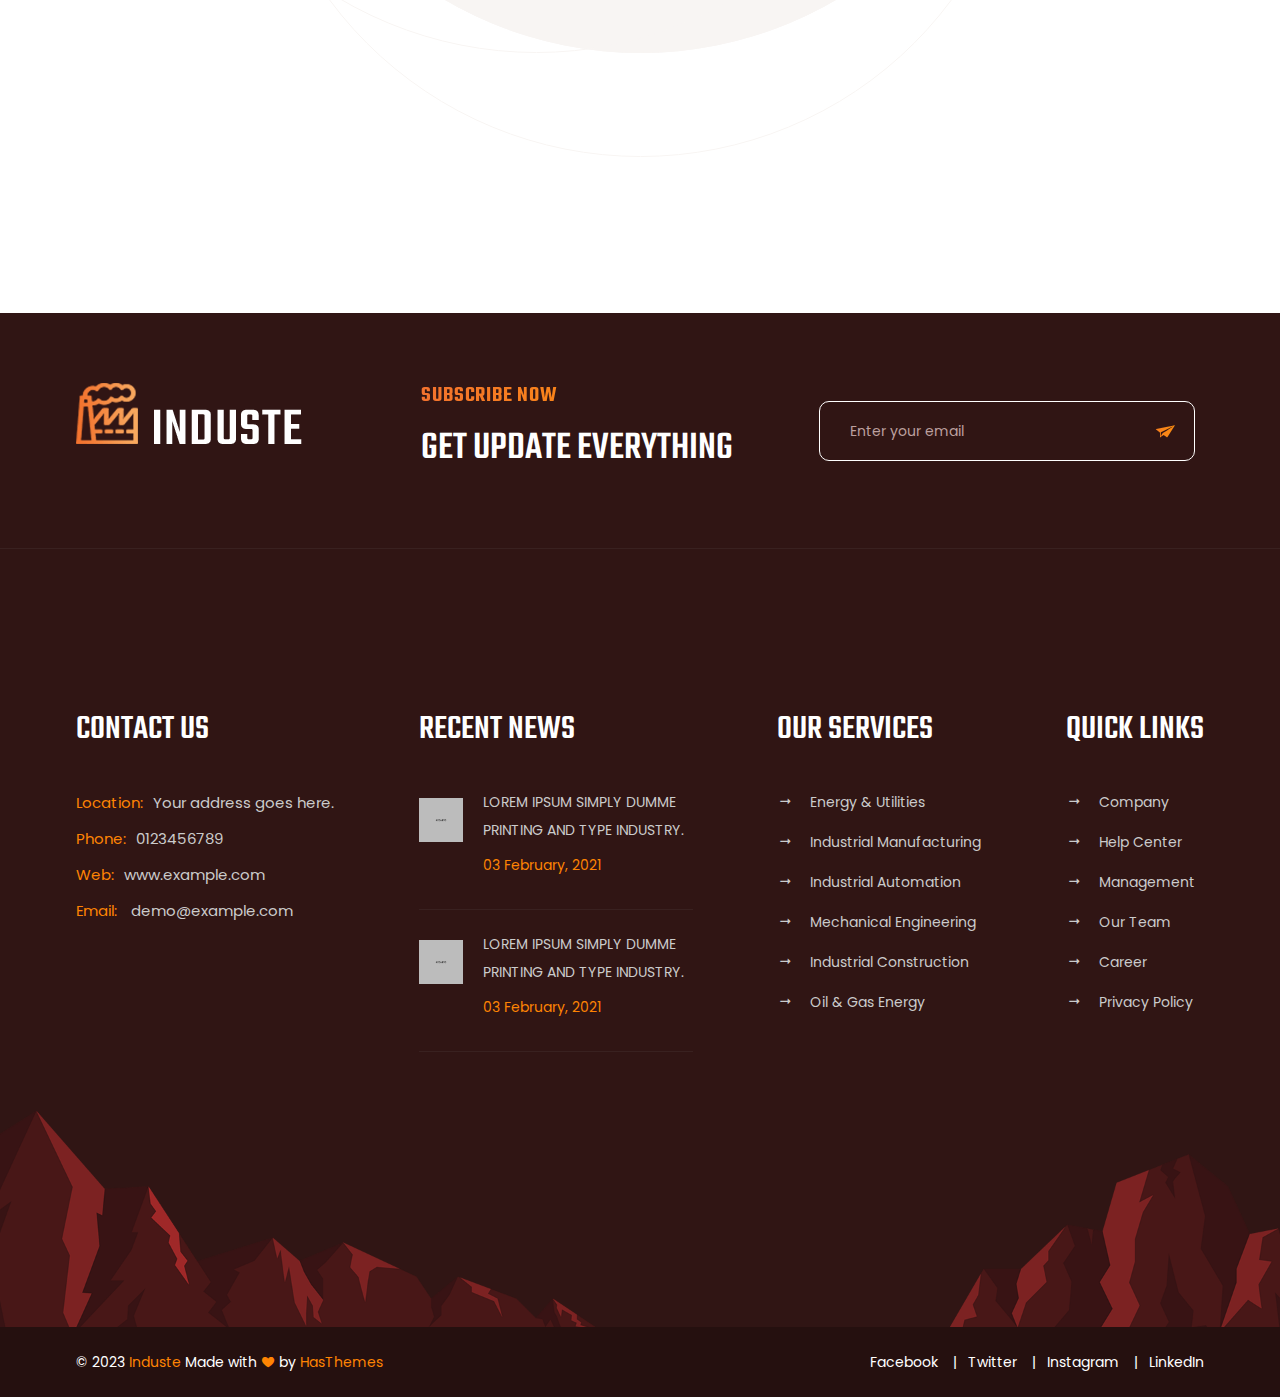
<file: 404-page.html>
<!DOCTYPE html>
<html lang="zxx">

<head>
    <meta charset="UTF-8">
    <meta name="viewport" content="width=device-width, initial-scale=1.0">
    <meta http-equiv="X-UA-Compatible" content="ie=edge">
    <title> Industrial & Factory Bootstrap 5 Template</title>

    <!-- ::::::::::::::Favicon icon::::::::::::::-->
    <link rel="shortcut icon" href="assets/images/favicon.ico" type="image/png">

    <!-- Plugin CSS -->
    <link rel="stylesheet" href="assets/css/vendor/icofont.min.css">
    <link rel="stylesheet" href="assets/css/plugins/swiper-bundle.min.css">
    <link rel="stylesheet" href="assets/css/plugins/animate.css">
    <link rel="stylesheet" href="assets/css/plugins/nice-select.css">
    <link rel="stylesheet" href="assets/css/plugins/venobox.min.css">
    <link rel="stylesheet" href="assets/css/plugins/aos.min.css">
    <link rel="stylesheet" href="assets/css/style.css">
</head>

<body>

    <main class="main-wrapper">

        <!-- .....:::::: Start Header Section :::::.... -->
        <header class="header-section d-none d-lg-block">

            <!-- Start Header Top -->
            <div class="header-top">
                <div class="container">
                    <div class="row justify-content-between align-items-center">
                        <div class="col-auto">
                            <!-- Start Header Top Left  -->
                            <div class="header-top-left">
                                <p>Welcome to our company.</p>
                            </div>
                            <!-- End Header Top Left  -->
                        </div>
                        <div class="col-auto">
                            <!-- Start Header Top Right  -->
                            <div class="header-top-right">
                                <p> <span class="text">Opening Hours: </span> <span>Mon - Sat </span> || <span>08:00 am
                                        - 05:00 pm</span></p>
                            </div>
                            <!-- End Header Top Right  -->
                        </div>
                    </div>
                </div>
            </div>
            <!-- End Header Top -->

            <!-- Start Header Bottom -->
            <div class="header-bottom sticky-header">
                <div class="container">
                    <div class="row justify-content-between align-items-center">
                        <div class="col-auto">
                            <!-- Start Header Logo -->
                            <div class="logo"><a href="index.html"><img src="assets/images/logo/logo.png" alt=""></a>
                            </div>
                            <!-- End Header Logo -->
                        </div>
                        <div class="col-auto">
                            <!-- Start Header Logo -->
                            <ul class="header-nav">
                                <li><a href="index.html">Home</a></li>
                                <li class="has-dropdown">
                                    <a href="service-list.html">Service</a>
                                    <ul class="submenu">
                                        <li><a href="service-list.html">Services</a></li>
                                        <li><a href="service-details.html">Service Details</a></li>
                                    </ul>
                                </li>
                                <li class="has-dropdown">
                                    <a href="project-list.html">Project</a>
                                    <ul class="submenu">
                                        <li><a href="project-list.html">Project</a></li>
                                        <li><a href="project-details.html">Project Details</a></li>
                                    </ul>
                                </li>
                                <li class="has-dropdown">
                                    <a href="blog-list.html">Blog</a>
                                    <ul class="submenu">
                                        <li><a href="blog-list.html">Blog List Full Width</a></li>
                                        <li><a href="blog-list-sidebar-left.html">Blog List Left Sidebar</a></li>
                                        <li><a href="blog-list-sidebar-right.html">Blog List Right Sidebar</a></li>
                                        <li><a href="blog-details.html">Blog Details Full Width</a></li>
                                        <li><a href="blog-details-sidebar-left.html">Blog Details Left Sidebar</a></li>
                                        <li><a href="blog-details-sidebar-right.html">Blog Details Right Sidebar</a></li>
                                    </ul>
                                </li>
                                <li class="has-dropdown">
                                    <a href="#">Pages</a>
                                    <ul class="submenu">
                                        <li><a href="404-page.html">404 Page</a></li>
                                        <li><a href="price.html">Price</a></li>
                                        <li><a href="about.html">About Us</a></li>
                                    </ul>
                                </li>
                                <li><a href="contact.html">Contact</a></li>
                            </ul>
                            <!-- End Header Logo -->
                        </div>
                        <div class="col-auto">
                            <!-- Start Header Social Link -->
                            <ul class="social-link social-link-white">
                                <li><a target="_blank" href="https://example.com"><i class="icofont-facebook"></i></a>
                                </li>
                                <li><a target="_blank" href="https://example.com"><i class="icofont-twitter"></i></a>
                                </li>
                                <li><a target="_blank" href="https://example.com"><i class="icofont-skype"></i></a></li>
                            </ul>
                            <!-- Start Header Social Link -->
                        </div>
                    </div>
                </div>
            </div>
            <!-- End Header Bottom -->
        </header>
        <!-- .....:::::: End Header Section :::::.... -->

        <!-- .....:::::: Start Mobile Header Section :::::.... -->
        <div class="mobile-header d-block d-lg-none">
            <div class="container">
                <div class="row align-items-center justify-content-between">
                    <div class="col">
                        <div class="mobile-logo">
                        <a href="index.html"><img src="assets/images/logo/logo.png" alt=""></a>
                        </div>
                    </div>
                    <div class="col">
                        <div class="mobile-action-link text-end">
                        <a href="#mobile-menu-offcanvas" class="offcanvas-toggle offside-menu"><i class="icofont-navigation-menu"></i></a>
                        </div>
                    </div>
                </div>
            </div>
        </div>
        <!-- .....:::::: Start MobileHeader Section :::::.... -->

        <!--  Start Offcanvas Mobile Menu Section -->
        <div id="mobile-menu-offcanvas" class="offcanvas offcanvas-rightside offcanvas-mobile-menu-section">
            <!-- Start Offcanvas Header -->
            <div class="offcanvas-header text-end">
                <button class="offcanvas-close"><i class="icofont-close-line"></i></button>
            </div> <!-- End Offcanvas Header -->
            <!-- Start Offcanvas Mobile Menu Wrapper -->
            <div class="offcanvas-mobile-menu-wrapper">
                <!-- Start Mobile Menu  -->
                <div class="mobile-menu-bottom">
                    <!-- Start Mobile Menu Nav -->
                    <div class="offcanvas-menu">
                        <ul>
                            <li>
                                <a href="index.html"><span>Home</span></a>
                            </li>
                            <li>
                                <a href="#"><span>Services</span></a>
                                <ul class="mobile-sub-menu">
                                    <li><a href="service-list.html">Service List</a></li>
                                    <li><a href="service-details.html">Service Details</a></li>
                                </ul>
                            </li>
                            <li>
                                <a href="#"><span>Project</span></a>
                                <ul class="mobile-sub-menu">
                                    <li><a href="project-list.html">Project List</a></li>
                                    <li><a href="project-details.html">Project Details</a></li>
                                </ul>
                            </li>
                            <li>
                                <a href="#"><span>Blog</span></a>
                                <ul class="mobile-sub-menu">
                                    <li><a href="blog-list.html">Blog List Full Width</a></li>
                                    <li><a href="blog-list-sidebar-left.html">Blog List Left Sidebar</a></li>
                                    <li><a href="blog-list-sidebar-right.html">Blog List Right Sidebar</a></li>
                                    <li><a href="blog-details.html">Blog Details Full Width</a></li>
                                    <li><a href="blog-details-sidebar-left.html">Blog Details Left Sidebar</a></li>
                                    <li><a href="blog-details-sidebar-right.html">Blog Details Right Sidebar</a></li>
                                </ul>
                            </li>
                            <li>
                                <a href="#"><span>Pages</span></a>
                                <ul class="mobile-sub-menu">
                                    <li><a href="404-page.html">404 Page</a></li>
                                    <li><a href="price.html">Price</a></li>
                                    <li><a href="about.html">About Us</a></li>
                                </ul>
                            </li>
                            <li>
                                <a href="contact.html"><span>Contact</span></a>
                            </li>
                        </ul>
                    </div> <!-- End Mobile Menu Nav -->
                </div> <!-- End Mobile Menu -->

                <!-- Start Mobile contact Info -->
                <div class="mobile-contact-info text-center">
                    <ul class="social-link social-link-white">
                        <li><a target="_blank" href="https://example.com"><i class="icofont-facebook"></i></a>
                        </li>
                        <li><a target="_blank" href="https://example.com"><i class="icofont-twitter"></i></a>
                        </li>
                        <li><a target="_blank" href="https://example.com"><i class="icofont-skype"></i></a></li>
                    </ul>
                </div>
                <!-- End Mobile contact Info -->

            </div> <!-- End Offcanvas Mobile Menu Wrapper -->
        </div> 
        <!-- ...:::: End Offcanvas Mobile Menu Section:::... -->

        <!-- Offcanvas Overlay -->
        <div class="offcanvas-overlay"></div>

        <!-- .....:::::: Start Breadcrumb Section :::::.... -->
        <div class="breadcrumb-section">
            <div class="breadcrumb-wrapper">
                <div class="image"><img src="assets/images/background/breadcrumb.png" alt=""></div>
                <div class="container">
                    <div class="row">
                        <div class="col-12">
                            <div class="content">
                                <h2 class="title">Page Not found</h2>
                                <ol class="breadcrumb-link">
                                    <li><a href="index.html">Pages</a></li>
                                    <li class="active" aria-current="page">404 Page</li>
                                </ol>
                            </div>
                        </div>
                    </div>
                </div>            
            </div>
        </div>
        <!-- .....:::::: End Breadcrumb Section :::::.... -->

         <!-- .....:::::: Start 404 Section :::::.... -->
         <div class="404-section section-inner-gap">
             <div class="error-404-section-wrapper">
                <div class="container">
                    <div class="row">
                        <div class="col-xl-12 p-tb-100">
                            <div class="error-404-box">
                                <div class="image"><img src="assets/images/background/404.png" alt=""></div>
                                <div class="content">
                                    <h2 class="title">Sorry,<span> this page is not found.</span></h2>
                                    <a href="index.html" class="btn btn-lg btn-primary icon-space-right"><i class="icofont-double-left"></i>Back To Home</a>
                                </div>
    
                                <ul class="error-404-box-border-animate d-none d-lg-block">
                                    <li></li>
                                    <li></li>
                                    <li></li>
                                    <li></li>
                                </ul>
                            </div>
                        </div>
                    </div>
                </div>
             </div>
            
         </div>
         <!-- .....:::::: End 404 Section :::::.... -->

        <!-- .....:::::: Start Footer Section :::::.... -->
        <footer class="footer-section footer-bg">
            <!-- Start Footer Top -->
            <div class="footer-top">
                <div class="container">
                    <div class="footer-top-wrapper">
                        <!-- Start Footer Logo -->
                        <a href="index.html" class="logo">
                            <img class="img-fluid" src="assets/images/logo/logo-dark.png" alt="">
                        </a>
                        <!-- End Footer Logo -->

                        <!-- Start Footer Newsletter -->
                        <div class="newsletter">
                            <div class="content">
                                <h4 class="title-tag text-gradient">SUBSCRIBE NOW</h4>
                                <h3 class="sub-title">GET UPDATE EVERYTHING</h3>
                            </div>
                            <div class="newsletter-form">
                                <form class="newsletter-form-group" action="#" method="post">
                                    <input type="email" placeholder="Enter your email" required>
                                    <button class="newsletter-submit-btn text-gradient" type="submit"><i class="icofont-paper-plane"></i></button>
                                </form>
                            </div>
                        </div>
                        <!-- Start Footer Newsletter -->
                        <!-- <div class="bg-color-dark-red"></div> -->
                    </div>
                </div>
                <div class="bg-color-bold-red"></div>
            </div>
            <!-- Start Footer Top -->

            <!-- Start Footer Center -->
            <div class="footer-center section-top-space">
                <div class="container">
                    <div class="row justify-content-xl-between">
                        <div class="col-xl-auto col-md-6 col-12">
                            <div class="footer-widget-single-item">
                                <h3 class="title">CONTACT US</h3>

                                <ul class="footer-about">
                                    <li>
                                        <div class="text"><span class="text-marker">Location:</span>Your address goes here.</div>
                                    </li>
                                    <li>
                                        <div class="text"><span class="text-marker">Phone:</span><a href="tel:+0123456789">0123456789</a></div>
                                    </li>
                                    <li>
                                        <div class="text"><span class="text-marker">Web:</span><a href="https://www.example.com">www.example.com</a></div>
                                    </li>
                                    <li>
                                        <div class="text"><span class="text-marker">Email:</span> <a href="mailto:demo@example.com">demo@example.com</a> </div>
                                    </li>
                                </ul>
                            </div>
                        </div>
                        <div class="col-xl-auto col-md-6 col-12">
                            <div class="footer-widget-single-item">
                                <h3 class="title">RECENT NEWS</h3>

                                <ul class="footer-blog">
                                    <li>
                                        <a href="blog-details.html" class="image">
                                            <img src="assets/images/blog/blog-list-img-1.png" alt="">
                                        </a>
                                        <div class="content">
                                            <a class="title" href="blog-details.html">Lorem Ipsum simply dumme printing and type industry.</a>
                                            <span class="date">03 February, 2021</span>
                                        </div>
                                    </li>
                                    <li>
                                        <a href="blog-details.html" class="image">
                                            <img src="assets/images/blog/blog-list-img-1.png" alt="">
                                        </a>
                                        <div class="content">
                                            <a class="title" href="blog-details.html">Lorem Ipsum simply dumme printing and type industry.</a>
                                            <span class="date">03 February, 2021</span>
                                        </div>
                                    </li>
                                    
                                </ul>
                            </div>
                        </div>
                        <div class="col-xl-auto col-md-6 col-12">
                            <div class="footer-widget-single-item">
                                <h3 class="title">OUR SERVICES</h3>
                                <ul class="footer-nav">
                                    <li><a href="#">Energy & Utilities</a></li>
                                    <li><a href="#">Industrial Manufacturing</a></li>
                                    <li><a href="#">Industrial Automation</a></li>
                                    <li><a href="#">Mechanical Engineering</a></li>
                                    <li><a href="#">Industrial Construction</a></li>
                                    <li><a href="#">Oil & Gas Energy</a></li>
                                </ul>
                            </div>
                        </div>
                        <div class="col-xl-auto col-md-6 col-12">
                            <div class="footer-widget-single-item">
                                <h3 class="title">QUICK LINKS</h3>
                                <ul class="footer-nav">
                                    <li><a href="#">Company</a></li>
                                    <li><a href="#">Help Center</a></li>
                                    <li><a href="#">Management</a></li>
                                    <li><a href="#">Our Team</a></li>
                                    <li><a href="#">Career</a></li>
                                    <li><a href="#">Privacy Policy</a></li>
                                </ul>
                            </div>
                        </div>
                    </div>
                </div>
            </div>
            <!-- Start Footer Center -->

            <!-- Start Footer Bottom -->
            <div class="footer-bottom ">
                <div class="container">
                    <div class="row justify-content-md-between justify-content-center align-items-center flex-column-reverse flex-md-row">
                        <div class="col-auto">
                            <div class="footer-bottom-left">
                                <div class="footer-copyright">
                                    <p class="copyright-text">&copy; 2023 <a href="index.html">Induste</a> Made with <i class="icofont-heart"></i> by <a href="https://hasthemes.com/" target="_blank">HasThemes</a> </p>
                                </div>
                            </div>
                        </div>
                        <div class="col-auto">
                            <div class="footer-bottom-right">
                                <ul class="footer-soacial">
                                    <li><a href="https://www.example.com" target="_blank">Facebook</a></li>
                                    <li><a href="https://www.example.com" target="_blank">Twitter</a></li>
                                    <li><a href="https://www.example.com" target="_blank">Instagram</a></li>
                                    <li><a href="https://www.example.com" target="_blank">LinkedIn</a></li>
                                </ul>
                            </div>
                        </div>
                    </div>
                </div>
            </div>
            <!-- Start Footer Bottom -->
        </footer>
        <!-- .....:::::: End Footer Section :::::.... -->

    </main>

    <!-- material-scrolltop button -->
    <button class="material-scrolltop" type="button"></button>


    <!-- ::::::::::::::All JS Files here :::::::::::::: -->
    <script src="assets/js/vendor/modernizr-3.11.2.min.js"></script>
    <script src="assets/js/vendor/jquery-3.6.0.min.js"></script>
    <script src="assets/js/vendor/jquery-migrate-3.3.0.min.js"></script>
    <script src="assets/js/vendor/bootstrap.min.js"></script>
    <script src="assets/js/vendor/jquery-ui.min.js"></script>

    <!--Plugins JS-->
    <script src="assets/js/plugins/swiper-bundle.min.js"></script>
    <script src="assets/js/plugins/material-scrolltop.js"></script>
    <script src="assets/js/plugins/jquery.nice-select.min.js"></script>
    <script src="assets/js/plugins/images-loaded.min.js"></script>
    <script src="assets/js/plugins/isotope.pkgd.min.js"></script>
    <script src="assets/js/plugins/venobox.min.js"></script>
    <script src="assets/js/plugins/aos.min.js"></script>
    <script src="assets/js/plugins/parallax.js"></script>
    <script src="assets/js/plugins/ajax-mail.js"></script>
    <script src="assets/js/plugins/waypoint.js"></script>
    <script src="assets/js/plugins/counter.js"></script>
    <script src="assets/js/main.js"></script>

</body>

</html>
</file>
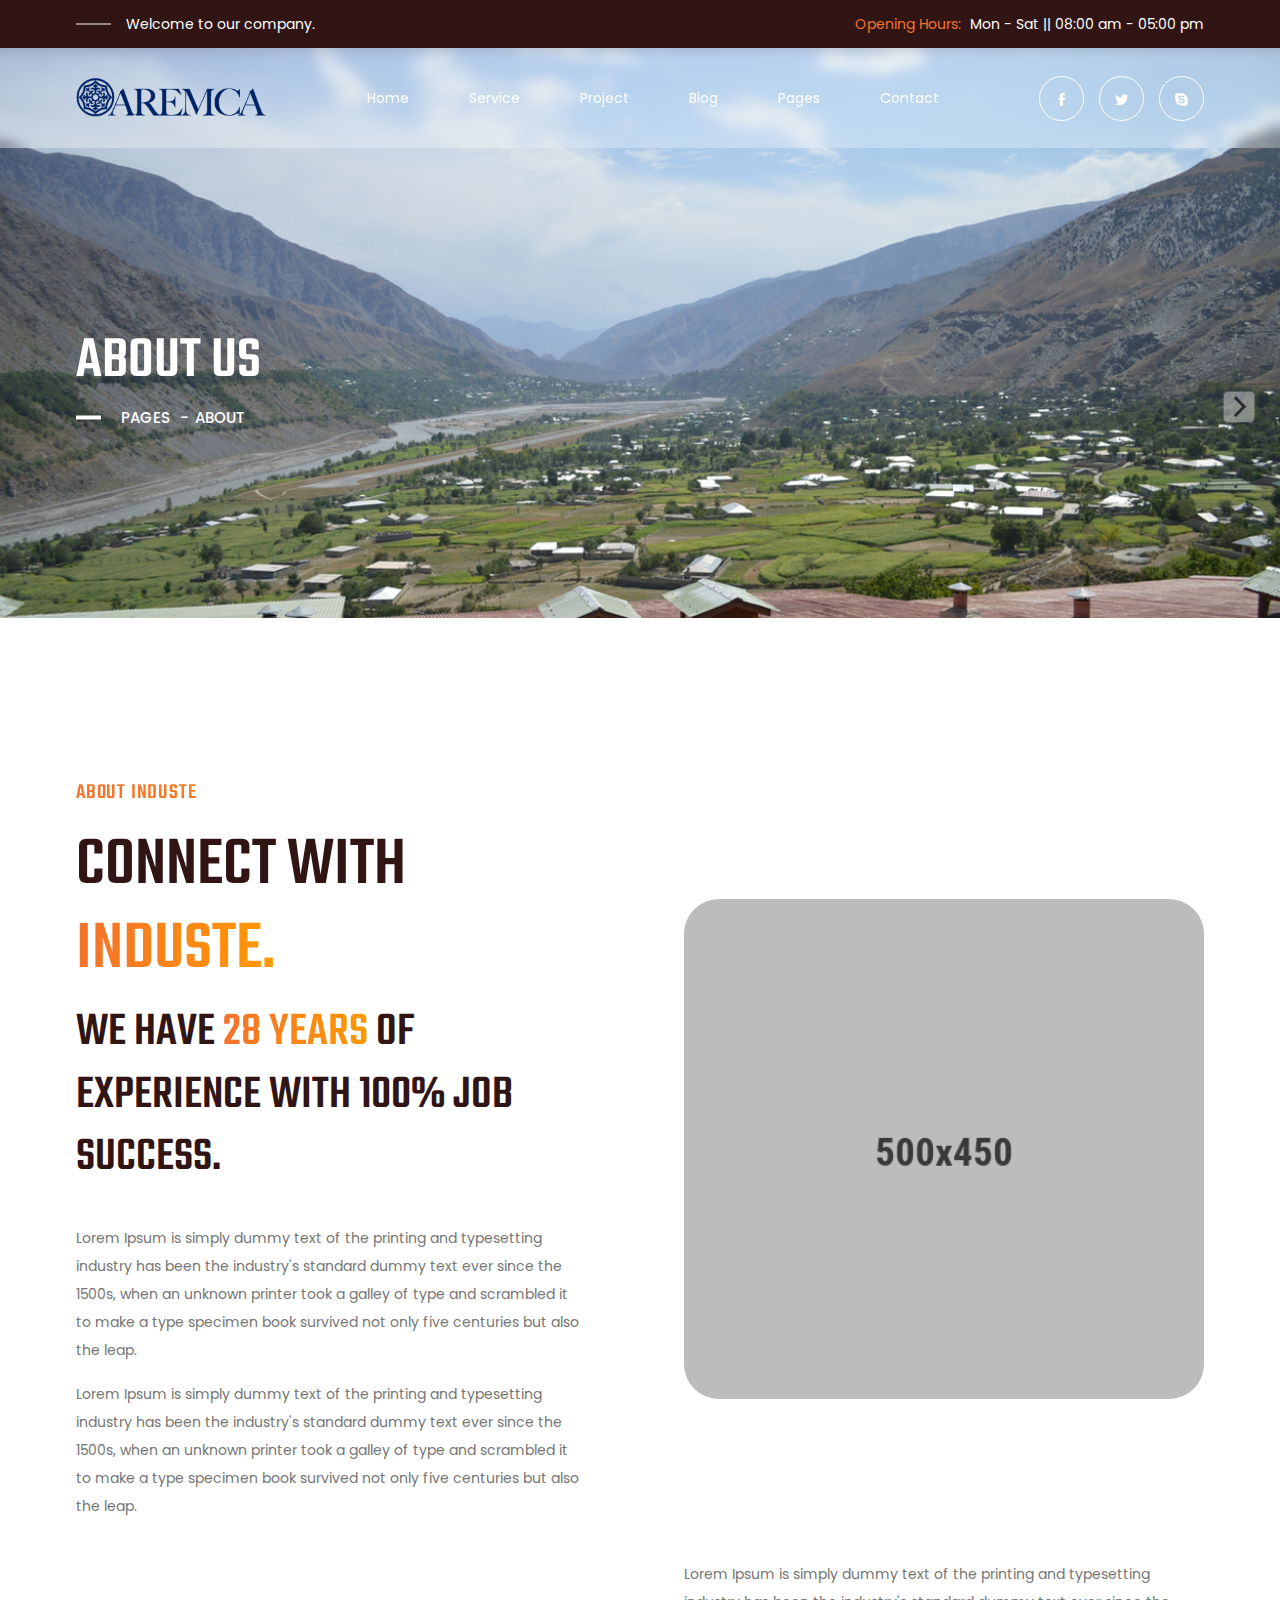
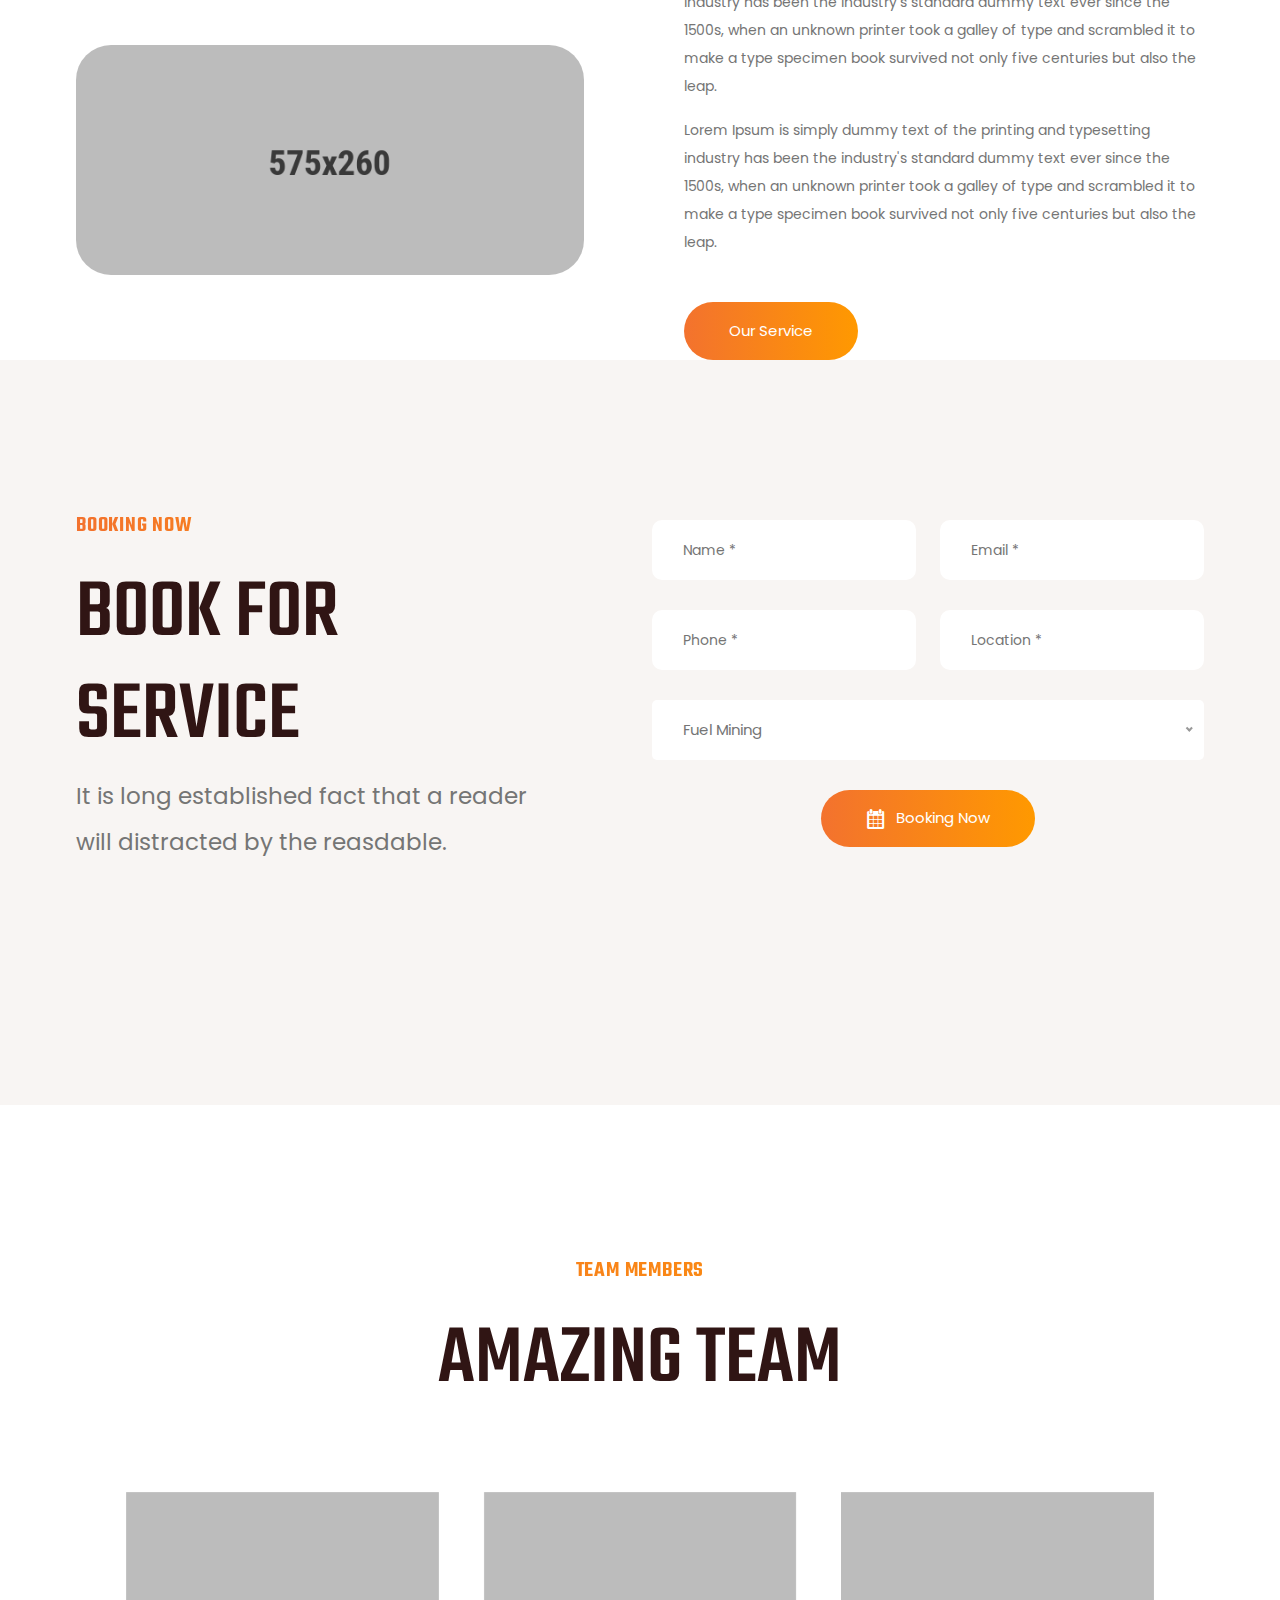
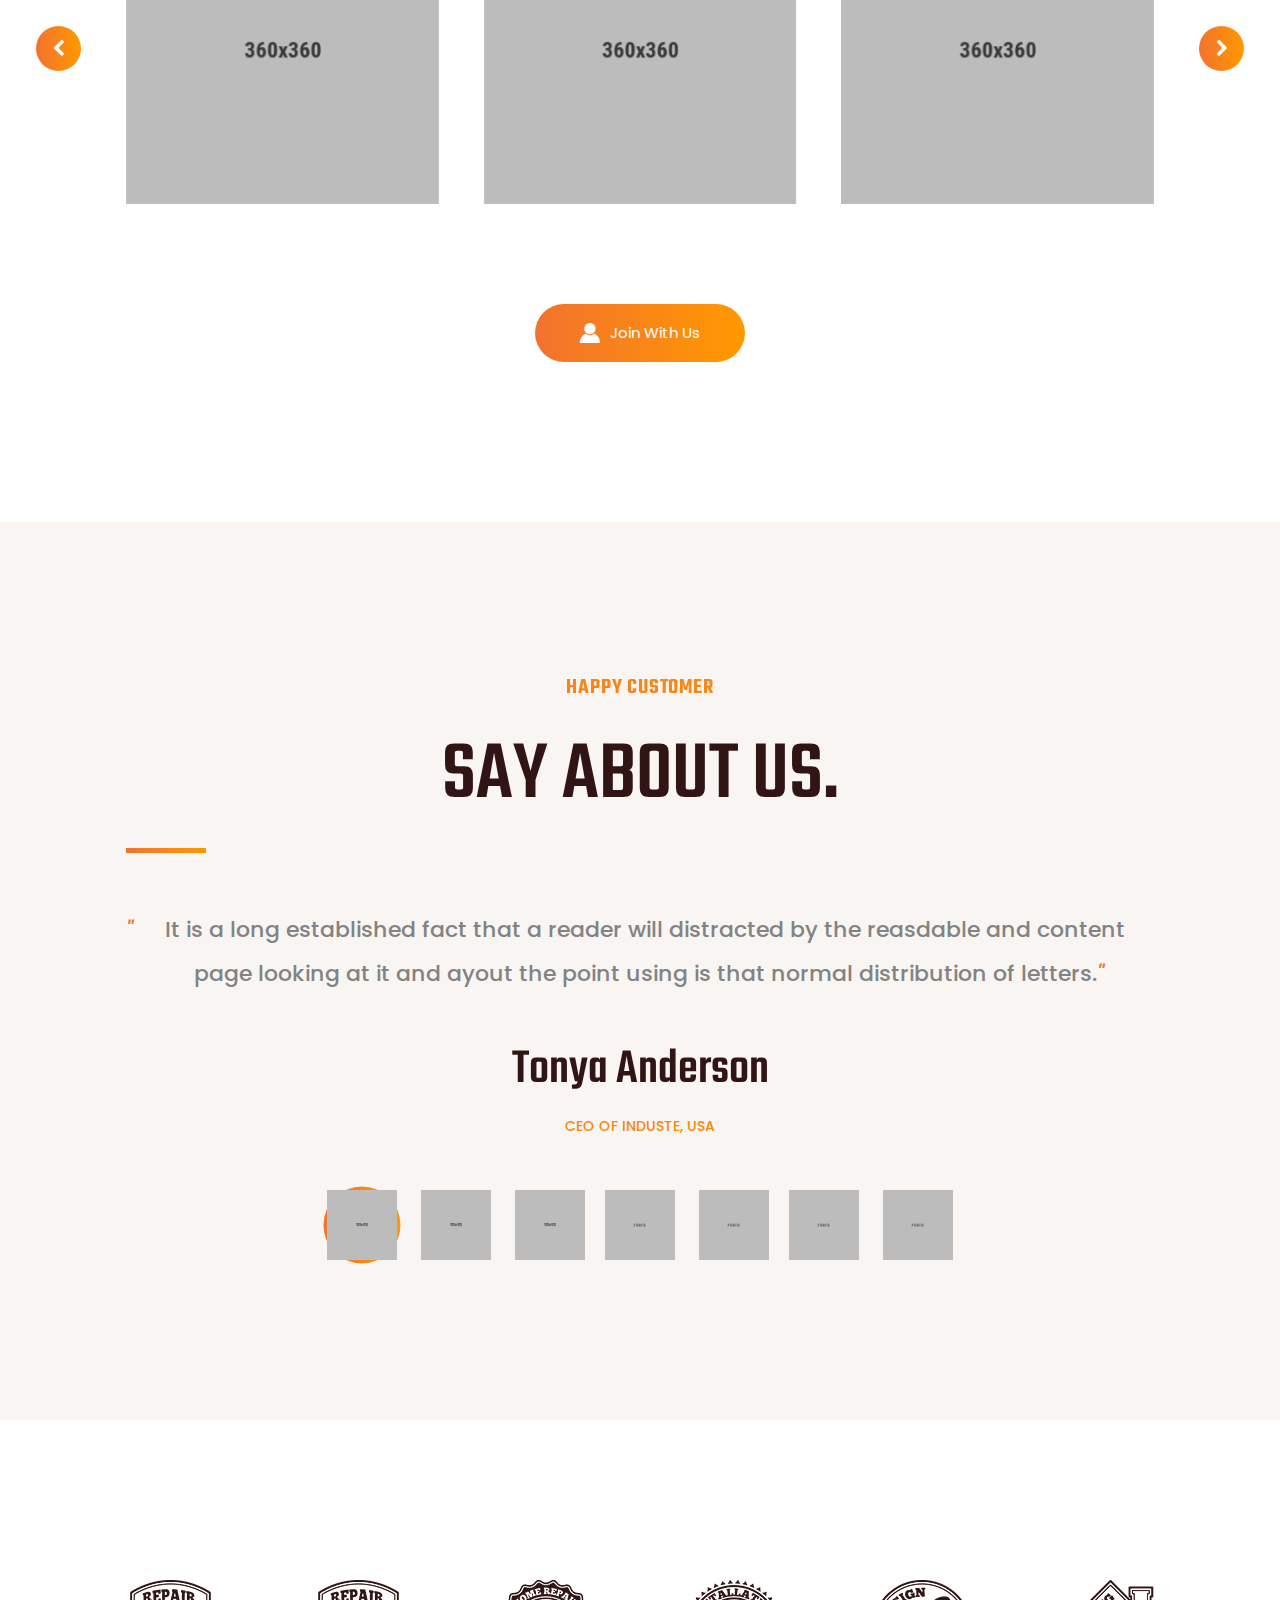
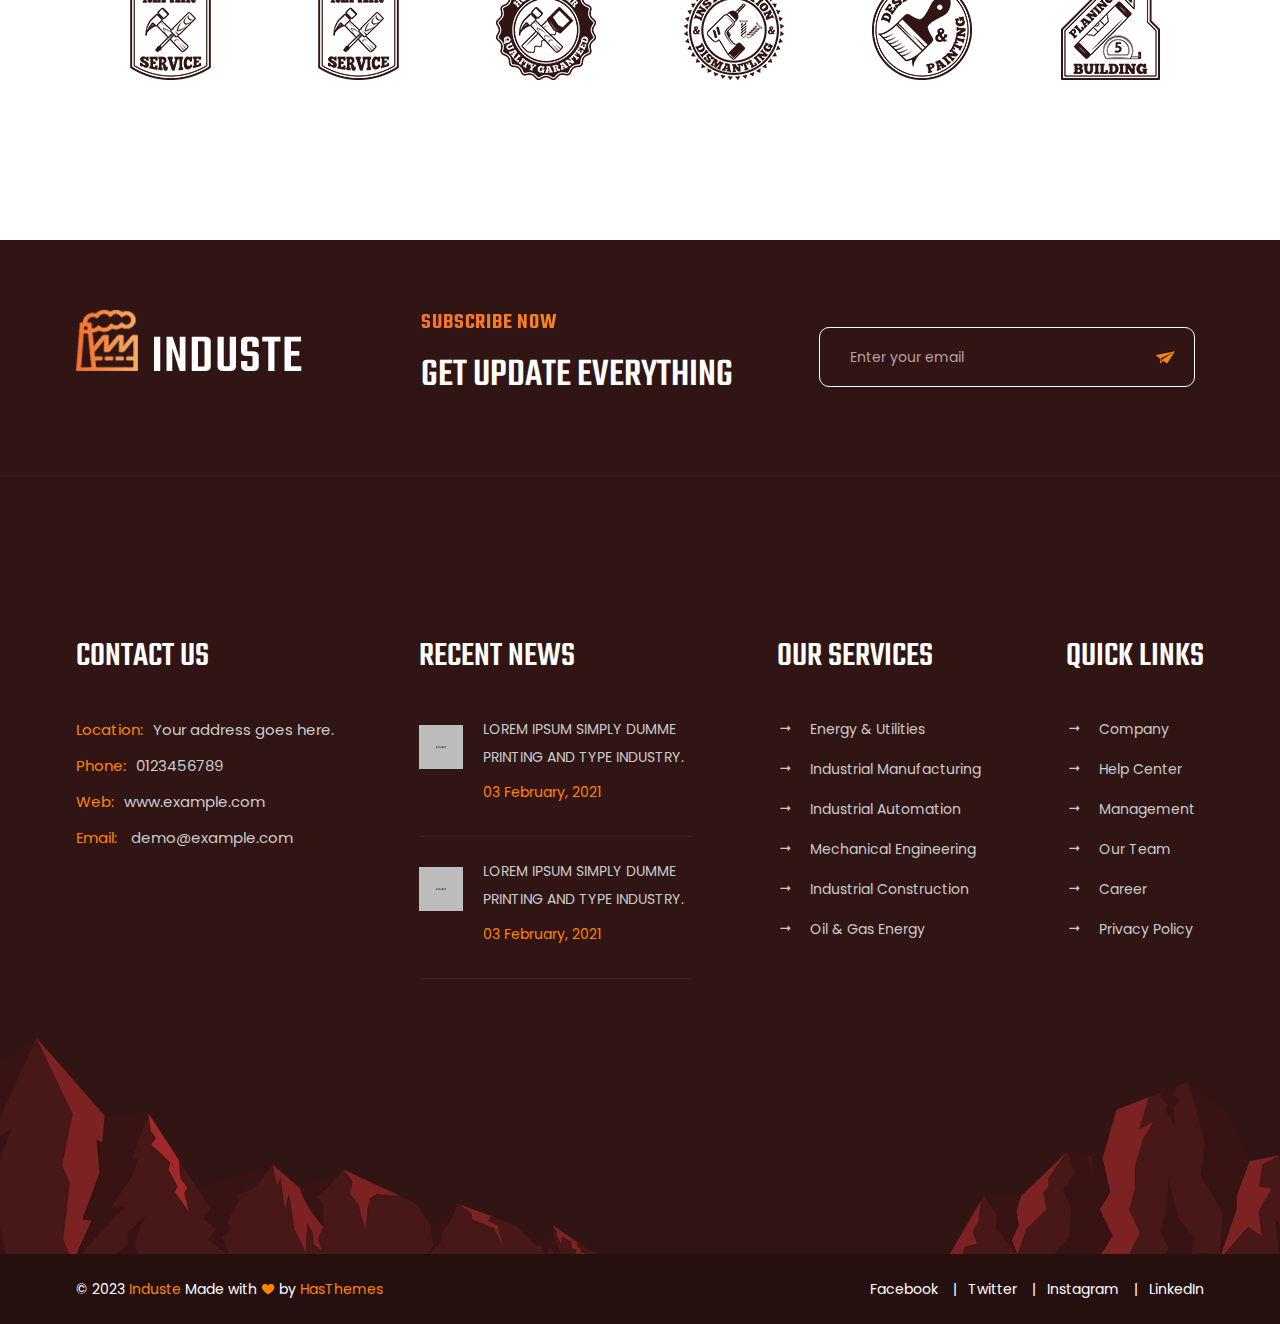
<file: about.html>
<!DOCTYPE html>
<html lang="zxx">

<head>
    <meta charset="UTF-8">
    <meta name="viewport" content="width=device-width, initial-scale=1.0">
    <meta http-equiv="X-UA-Compatible" content="ie=edge">
    <title> Industrial & Factory Bootstrap 5 Template</title>

    <!-- ::::::::::::::Favicon icon::::::::::::::-->
    <link rel="shortcut icon" href="assets/images/favicon.ico" type="image/png">

    <!-- Plugin CSS -->
    <link rel="stylesheet" href="assets/css/vendor/icofont.min.css">
    <link rel="stylesheet" href="assets/css/plugins/swiper-bundle.min.css">
    <link rel="stylesheet" href="assets/css/plugins/animate.css">
    <link rel="stylesheet" href="assets/css/plugins/nice-select.css">
    <link rel="stylesheet" href="assets/css/plugins/venobox.min.css">
    <link rel="stylesheet" href="assets/css/plugins/aos.min.css">
    <link rel="stylesheet" href="assets/css/style.css">
</head>

<body>

    <main class="main-wrapper">

        <!-- .....:::::: Start Header Section :::::.... -->
        <header class="header-section d-none d-lg-block">

            <!-- Start Header Top -->
            <div class="header-top">
                <div class="container">
                    <div class="row justify-content-between align-items-center">
                        <div class="col-auto">
                            <!-- Start Header Top Left  -->
                            <div class="header-top-left">
                                <p>Welcome to our company.</p>
                            </div>
                            <!-- End Header Top Left  -->
                        </div>
                        <div class="col-auto">
                            <!-- Start Header Top Right  -->
                            <div class="header-top-right">
                                <p> <span class="text">Opening Hours: </span> <span>Mon - Sat </span> || <span>08:00 am
                                        - 05:00 pm</span></p>
                            </div>
                            <!-- End Header Top Right  -->
                        </div>
                    </div>
                </div>
            </div>
            <!-- End Header Top -->

            <!-- Start Header Bottom -->
            <div class="header-bottom sticky-header">
                <div class="container">
                    <div class="row justify-content-between align-items-center">
                        <div class="col-auto">
                            <!-- Start Header Logo -->
                            <div class="logo"><a href="index.html"><img src="assets/images/logo/logo.png" alt=""></a>
                            </div>
                            <!-- End Header Logo -->
                        </div>
                        <div class="col-auto">
                            <!-- Start Header Logo -->
                            <ul class="header-nav">
                                <li><a href="index.html">Home</a></li>
                                <li class="has-dropdown">
                                    <a href="service-list.html">Service</a>
                                    <ul class="submenu">
                                        <li><a href="service-list.html">Services</a></li>
                                        <li><a href="service-details.html">Service Details</a></li>
                                    </ul>
                                </li>
                                <li class="has-dropdown">
                                    <a href="project-list.html">Project</a>
                                    <ul class="submenu">
                                        <li><a href="project-list.html">Project</a></li>
                                        <li><a href="project-details.html">Project Details</a></li>
                                    </ul>
                                </li>
                                <li class="has-dropdown">
                                    <a href="blog-list.html">Blog</a>
                                    <ul class="submenu">
                                        <li><a href="blog-list.html">Blog List Full Width</a></li>
                                        <li><a href="blog-list-sidebar-left.html">Blog List Left Sidebar</a></li>
                                        <li><a href="blog-list-sidebar-right.html">Blog List Right Sidebar</a></li>
                                        <li><a href="blog-details.html">Blog Details Full Width</a></li>
                                        <li><a href="blog-details-sidebar-left.html">Blog Details Left Sidebar</a></li>
                                        <li><a href="blog-details-sidebar-right.html">Blog Details Right Sidebar</a></li>
                                    </ul>
                                </li>
                                <li class="has-dropdown">
                                    <a href="#">Pages</a>
                                    <ul class="submenu">
                                        <li><a href="404-page.html">404 Page</a></li>
                                        <li><a href="price.html">Price</a></li>
                                        <li><a href="about.html">About Us</a></li>
                                    </ul>
                                </li>
                                <li><a href="contact.html">Contact</a></li>
                            </ul>
                            <!-- End Header Logo -->
                        </div>
                        <div class="col-auto">
                            <!-- Start Header Social Link -->
                            <ul class="social-link social-link-white">
                                <li><a target="_blank" href="https://example.com"><i class="icofont-facebook"></i></a>
                                </li>
                                <li><a target="_blank" href="https://example.com"><i class="icofont-twitter"></i></a>
                                </li>
                                <li><a target="_blank" href="https://example.com"><i class="icofont-skype"></i></a></li>
                            </ul>
                            <!-- Start Header Social Link -->
                        </div>
                    </div>
                </div>
            </div>
            <!-- End Header Bottom -->
        </header>
        <!-- .....:::::: End Header Section :::::.... -->

        <!-- .....:::::: Start Mobile Header Section :::::.... -->
        <div class="mobile-header d-block d-lg-none">
            <div class="container">
                <div class="row align-items-center justify-content-between">
                    <div class="col">
                        <div class="mobile-logo">
                        <a href="index.html"><img src="assets/images/logo/logo.png" alt=""></a>
                        </div>
                    </div>
                    <div class="col">
                        <div class="mobile-action-link text-end">
                        <a href="#mobile-menu-offcanvas" class="offcanvas-toggle offside-menu"><i class="icofont-navigation-menu"></i></a>
                        </div>
                    </div>
                </div>
            </div>
        </div>
        <!-- .....:::::: Start MobileHeader Section :::::.... -->

        <!--  Start Offcanvas Mobile Menu Section -->
        <div id="mobile-menu-offcanvas" class="offcanvas offcanvas-rightside offcanvas-mobile-menu-section">
            <!-- Start Offcanvas Header -->
            <div class="offcanvas-header text-end">
                <button class="offcanvas-close"><i class="icofont-close-line"></i></button>
            </div> <!-- End Offcanvas Header -->
            <!-- Start Offcanvas Mobile Menu Wrapper -->
            <div class="offcanvas-mobile-menu-wrapper">
                <!-- Start Mobile Menu  -->
                <div class="mobile-menu-bottom">
                    <!-- Start Mobile Menu Nav -->
                    <div class="offcanvas-menu">
                        <ul>
                            <li>
                                <a href="index.html"><span>Home</span></a>
                            </li>
                            <li>
                                <a href="#"><span>Services</span></a>
                                <ul class="mobile-sub-menu">
                                    <li><a href="service-list.html">Service List</a></li>
                                    <li><a href="service-details.html">Service Details</a></li>
                                </ul>
                            </li>
                            <li>
                                <a href="#"><span>Project</span></a>
                                <ul class="mobile-sub-menu">
                                    <li><a href="project-list.html">Project List</a></li>
                                    <li><a href="project-details.html">Project Details</a></li>
                                </ul>
                            </li>
                            <li>
                                <a href="#"><span>Blog</span></a>
                                <ul class="mobile-sub-menu">
                                    <li><a href="blog-list.html">Blog List Full Width</a></li>
                                    <li><a href="blog-list-sidebar-left.html">Blog List Left Sidebar</a></li>
                                    <li><a href="blog-list-sidebar-right.html">Blog List Right Sidebar</a></li>
                                    <li><a href="blog-details.html">Blog Details Full Width</a></li>
                                    <li><a href="blog-details-sidebar-left.html">Blog Details Left Sidebar</a></li>
                                    <li><a href="blog-details-sidebar-right.html">Blog Details Right Sidebar</a></li>
                                </ul>
                            </li>
                            <li>
                                <a href="#"><span>Pages</span></a>
                                <ul class="mobile-sub-menu">
                                    <li><a href="404-page.html">404 Page</a></li>
                                    <li><a href="price.html">Price</a></li>
                                    <li><a href="about.html">About Us</a></li>
                                </ul>
                            </li>
                            <li>
                                <a href="contact.html"><span>Contact</span></a>
                            </li>
                        </ul>
                    </div> <!-- End Mobile Menu Nav -->
                </div> <!-- End Mobile Menu -->

                <!-- Start Mobile contact Info -->
                <div class="mobile-contact-info text-center">
                    <ul class="social-link social-link-white">
                        <li><a target="_blank" href="https://example.com"><i class="icofont-facebook"></i></a>
                        </li>
                        <li><a target="_blank" href="https://example.com"><i class="icofont-twitter"></i></a>
                        </li>
                        <li><a target="_blank" href="https://example.com"><i class="icofont-skype"></i></a></li>
                    </ul>
                </div>
                <!-- End Mobile contact Info -->

            </div> <!-- End Offcanvas Mobile Menu Wrapper -->
        </div> 
        <!-- ...:::: End Offcanvas Mobile Menu Section:::... -->

        <!-- Offcanvas Overlay -->
        <div class="offcanvas-overlay"></div>

        <!-- .....:::::: Start Breadcrumb Section :::::.... -->
        <div class="breadcrumb-section">
            <div class="breadcrumb-wrapper">
                <div class="image"><img src="assets/images/background/breadcrumb.png" alt=""></div>
                <div class="container">
                    <div class="row">
                        <div class="col-12">
                            <div class="content">
                                <h2 class="title">About Us</h2>
                                <ol class="breadcrumb-link">
                                    <li><a href="index.html">Pages</a></li>
                                    <li class="active" aria-current="page">About</li>
                                </ol>
                            </div>
                        </div>
                    </div>
                </div>            
            </div>
        </div>
        <!-- .....:::::: End Breadcrumb Section :::::.... -->

         <!-- .....:::::: Start About Section :::::.... -->
         <div class="about-section section-top-space">
            <div class="container">
                <div class="row">
                    <div class="col-12">
                        <div class="about-wrapper about-wrapper-1">
                            <div class="content">
                                <h4 class="title-tag text-gradient">ABOUT INDUSTE</h4>
                                <h2 class="title">CONNECT WITH <span class="text-gradient">INDUSTE.</span></h2>
                                <h3 class="sub-title">WE HAVE <span class="text-gradient">28 YEARS</span> OF EXPERIENCE
                                    with 100% job success.</h3>

                                <p>Lorem Ipsum is simply dummy text of the printing and typesetting industry has
                                been the industry's standard dummy text ever since the 1500s, when an unknown
                                printer took a galley of type and scrambled it to make a type specimen book
                                survived not only five centuries but also the leap.</p>

                                <p>Lorem Ipsum is simply dummy text of the printing and typesetting industry has
                                been the industry's standard dummy text ever since the 1500s, when an unknown
                                printer took a galley of type and scrambled it to make a type specimen book
                                survived not only five centuries but also the leap.</p>
                            </div>
                            <div class="image"><img src="assets/images/about/about-img-1.png" alt=""></div>
                        </div>
                        <div class="about-wrapper about-wrapper-2">
                            <div class="content">
                                <p>Lorem Ipsum is simply dummy text of the printing and typesetting industry has
                                been the industry's standard dummy text ever since the 1500s, when an unknown
                                printer took a galley of type and scrambled it to make a type specimen book
                                survived not only five centuries but also the leap.</p>

                                <p>Lorem Ipsum is simply dummy text of the printing and typesetting industry has
                                been the industry's standard dummy text ever since the 1500s, when an unknown
                                printer took a galley of type and scrambled it to make a type specimen book
                                survived not only five centuries but also the leap.</p>

                                <a href="service-list.html" class="btn btn-lg btn-primary mt-6">Our Service</a>
                            </div>
                            <div class="image"><img src="assets/images/about/about-img-2.png" alt=""></div>
                        </div>
                    </div>
                </div>
            </div>
         </div>
         <!-- .....:::::: End About Section :::::.... -->

        <!-- .....:::::: Start Counter Display Section :::::.... -->
        <!-- <div class="about-wrap-section counter-display-section m-t-70 section-inner-gap">
            <div class="container">
                <div class="counter-wrapper">
                    <div class="counter-single-item">
                        <div class="icon">
                            <img src="assets/images/icons/sm-user-icon.png" alt="">
                        </div>
                        <div class="content">
                            <h2 class="number"><span class="counter">2,589</span></h2>
                            <span class="text">Happy Clients</span>
                        </div>
                    </div>
                    <div class="counter-single-item">
                        <div class="icon">
                            <img src="assets/images/icons/sm-gear-icon.png" alt="">
                        </div>
                        <div class="content">
                            <h2 class="number"><span class="counter">589</span>K</h2>
                            <span class="text">Projects Done</span>
                        </div>
                    </div>
                    <div class="counter-single-item">
                        <div class="icon">
                            <img src="assets/images/icons/sm-coffee-icon.png" alt="">
                        </div>
                        <div class="content">
                            <h2 class="number"><span class="counter">3,462</span></h2>
                            <span class="text">Cup of coffee</span>
                        </div>
                    </div>
                    <div class="separator"></div>
                    <div class="separator"></div>
                </div>
            </div>
        </div> -->
        <!-- .....:::::: End Counter Display Section :::::.... -->

        <!-- .....:::::: Start Default Inner Form Section :::::.... -->
        <div class="default-inner-form-section section-inner-gap section-inner-bg">
            <div class="container">
                <div class="row">
                    <div class="col-xl-5">
                        <!-- Start Section Content -->
                        <div class="section-content section-content-space">
                            <h4 class="title-tag text-gradient">BOOKING NOW</h4>
                            <h2 class="title">BOOK FOR SERVICE</h2>
                            <p>It is long established fact that a reader will
                                distracted by the reasdable.</p>
                        </div>
                        <!-- End Section Content -->
                    </div>
                    <div class="col-xl-6 offset-xl-1">
                        <div class="default-inner-form-wrapper">
                            <form class="form-group" action="#" method="post">
                                <div class="row mb-n6">
                                    <div class="col-md-6 col-12 mb-6">
                                        <!-- Start Form Group Single Item -->
                                        <div class="form-group-single-item">
                                            <input type="text" placeholder="Name *" required="required">
                                        </div>
                                        <!-- End Form Group Single Item -->
                                    </div>
                                    <div class="col-md-6 col-12 mb-6">
                                        <!-- Start Form Group Single Item -->
                                        <div class="form-group-single-item">
                                            <input type="email" placeholder="Email *" required="required">
                                        </div>
                                        <!-- End Form Group Single Item -->
                                    </div>
                                    <div class="col-md-6 col-12 mb-6">
                                        <!-- Start Form Group Single Item -->
                                        <div class="form-group-single-item">
                                            <input type="tel" placeholder="Phone *" required="required">
                                        </div>
                                        <!-- End Form Group Single Item -->
                                    </div>
                                    <div class="col-md-6 col-12 mb-6">
                                        <!-- Start Form Group Single Item -->
                                        <div class="form-group-single-item">
                                            <input type="text" placeholder="Location *" required="required">
                                        </div>
                                        <!-- End Form Group Single Item -->
                                    </div>
                                    <div class="col-12 mb-6">
                                        <!-- Start Form Group Single Item -->
                                        <div class="form-group-single-item">
                                            <select>
                                                <option value="">Fuel Mining</option>
                                                <option value="">Cole Mining</option>
                                                <option value="">Gold Mining</option>
                                            </select>
                                        </div>
                                        <!-- End Form Group Single Item -->
                                    </div>
                                    <div class="col-12 mb-6 text-center">
                                        <button type="submit" class="btn btn-lg btn-primary icon-space-right"><i
                                                class="icofont-ui-calendar"></i> Booking Now </button>
                                    </div>
                                </div>
                            </form>
                        </div>
                    </div>
                </div>
            </div>
        </div>
        <!-- .....:::::: End Default Inner Form Section :::::.... -->

        <!-- .....:::::: Start Team Display Section :::::.... -->
        <div class="team-display-section section-top-space section-fluid">
            <div class="container-fluid">
                <div class="row">
                    <div class="col-12">
                        <!-- Start Section Content -->
                        <div class="section-content section-content-space text-center">
                            <h4 class="title-tag text-gradient">TEAM MEMBERS</h4>
                            <h2 class="title">AMAZING TEAM</h2>
                        </div>
                        <!-- End Section Content -->
                    </div>
                </div>

                <div class="team-display-wrapper pos-relative">
                    <div class="row">
                        <div class="col-12">
                            <div class="default-slider default-arrow">
                                <!-- Slider main container -->
                                <div class="swiper-container ">
                                    <!-- Additional required wrapper -->
                                    <div class="swiper-wrapper">
                                        <!-- Slides -->
                                        <!-- Start Team Display Single Item  -->
                                        <div class="default-slider-item team-display-single-item swiper-slide">
                                            <div class="image">
                                                <img src="assets/images/team/team-img-1.png" alt="">
                                            </div>
                                            <div class="content">
                                                <h3 class="title">Ashanti York</h3>
                                                <span class="title-tag text-gradient">CIVIL ENGINEER</span>
                                                <ul class="social-link social-link-white">
                                                    <li><a target="_blank" href="https://example.com"><i class="icofont-facebook"></i></a>
                                                    </li>
                                                    <li><a target="_blank" href="https://example.com"><i class="icofont-twitter"></i></a>
                                                    </li>
                                                    <li><a target="_blank" href="https://example.com"><i class="icofont-skype"></i></a></li>
                                                </ul>
                                            </div>
                                        </div>
                                        <!-- End Team Display Single Item  -->
                                        <!-- Start Team Display Single Item  -->
                                        <div class="default-slider-item team-display-single-item swiper-slide">
                                            <div class="image">
                                                <img src="assets/images/team/team-img-2.png" alt="">
                                            </div>
                                            <div class="content">
                                                <h3 class="title">Tonya Anderson</h3>
                                                <span class="title-tag text-gradient">EEE ENGINEER</span>
                                                <ul class="social-link social-link-white">
                                                    <li><a target="_blank" href="https://example.com"><i class="icofont-facebook"></i></a>
                                                    </li>
                                                    <li><a target="_blank" href="https://example.com"><i class="icofont-twitter"></i></a>
                                                    </li>
                                                    <li><a target="_blank" href="https://example.com"><i class="icofont-skype"></i></a></li>
                                                </ul>
                                            </div>
                                        </div>
                                        <!-- End Team Display Single Item  -->
                                        <!-- Start Team Display Single Item  -->
                                        <div class="default-slider-item team-display-single-item swiper-slide">
                                            <div class="image">
                                                <img src="assets/images/team/team-img-3.png" alt="">
                                            </div>
                                            <div class="content">
                                                <h3 class="title">Kevin L. Davis</h3>
                                                <span class="title-tag text-gradient">CSE</span>
                                                <ul class="social-link social-link-white">
                                                    <li><a target="_blank" href="https://example.com"><i class="icofont-facebook"></i></a>
                                                    </li>
                                                    <li><a target="_blank" href="https://example.com"><i class="icofont-twitter"></i></a>
                                                    </li>
                                                    <li><a target="_blank" href="https://example.com"><i class="icofont-skype"></i></a></li>
                                                </ul>
                                            </div>
                                        </div>
                                        <!-- End Team Display Single Item  -->
                                        <!-- Start Team Display Single Item  -->
                                        <div class="default-slider-item team-display-single-item swiper-slide">
                                            <div class="image">
                                                <img src="assets/images/team/team-img-4.png" alt="">
                                            </div>
                                            <div class="content">
                                                <h3 class="title">Todd A. Hogan</h3>
                                                <span class="title-tag text-gradient">Founder</span>
                                                <ul class="social-link social-link-white">
                                                    <li><a target="_blank" href="https://example.com"><i class="icofont-facebook"></i></a>
                                                    </li>
                                                    <li><a target="_blank" href="https://example.com"><i class="icofont-twitter"></i></a>
                                                    </li>
                                                    <li><a target="_blank" href="https://example.com"><i class="icofont-skype"></i></a></li>
                                                </ul>
                                            </div>
                                        </div>
                                        <!-- End Team Display Single Item  -->
                                    </div>

                                </div>
                                <!-- If we need navigation buttons -->
                                <div class="swiper-button-prev"></div>
                                <div class="swiper-button-next"></div>
                            </div>
                        </div>
                    </div>

                </div>

                <div class="col text-center p-t-100">
                    <a href="#" class="btn btn-lg btn-primary icon-space-right"><i class="icofont-user-alt-7"></i>Join With Us</a>
                </div>
            </div>
        </div>
        <!-- .....:::::: End Team Display Section :::::.... -->

        <!-- .....:::::: Start Testimonial Display Section :::::.... -->
        <div class="testimonial-display-section section-top-space section-inner-gap section-inner-bg section-fluid pos-relative">
            <div class="container">
                <div class="row">
                    <div class="col-xxl-5">
                        <!-- Start Section Content -->
                        <div class="section-content section-content-space text-center text-xxl-start">
                            <h4 class="title-tag text-gradient">happy customer</h4>
                            <h2 class="title title-dash">SAY ABOUT US.</h2>
                        </div>
                        <!-- End Section Content -->

                        <div class="tab-content">
                            <div class="testimonial-single-item tab-pane fade show active" id="testimonial-1"
                                role="tabpanel">
                                <div class="content">
                                    <p class="text">It is a long established fact that a reader will
                                        distracted by the reasdable and content page
                                        looking at it and ayout the point using is that
                                        normal distribution of letters.</p>

                                    <h2 class="name">Tonya Anderson</h2>
                                    <span class="designation">CEO OF INDUSTE, USA</span>
                                </div>
                            </div>
                            <div class="testimonial-single-item tab-pane fade" id="testimonial-2" role="tabpanel">
                                <div class="content">
                                    <p class="text">It is a long established fact that a reader will
                                        distracted by the reasdable and content page
                                        looking at it and ayout the point using is that
                                        normal distribution of letters.</p>

                                    <h2 class="name">Kevin L. Davis</h2>
                                    <span class="designation">CEO OF INDUSTE, USA</span>
                                </div>
                            </div>
                            <div class="testimonial-single-item tab-pane fade" id="testimonial-3" role="tabpanel">
                                <div class="content">
                                    <p class="text">It is a long established fact that a reader will
                                        distracted by the reasdable and content page
                                        looking at it and ayout the point using is that
                                        normal distribution of letters.</p>

                                    <h2 class="name">Todd A. Hogan</h2>
                                    <span class="designation">CEO OF INDUSTE, USA</span>
                                </div>
                            </div>
                            <div class="testimonial-single-item tab-pane fade" id="testimonial-4" role="tabpanel">
                                <div class="content">
                                    <p class="text">It is a long established fact that a reader will
                                        distracted by the reasdable and content page
                                        looking at it and ayout the point using is that
                                        normal distribution of letters.</p>

                                    <h2 class="name">Harold S. Powers</h2>
                                    <span class="designation">CEO OF INDUSTE, USA</span>
                                </div>
                            </div>
                            <div class="testimonial-single-item tab-pane fade" id="testimonial-5" role="tabpanel">
                                <div class="content">
                                    <p class="text">It is a long established fact that a reader will
                                        distracted by the reasdable and content page
                                        looking at it and ayout the point using is that
                                        normal distribution of letters.</p>

                                    <h2 class="name">Adriana M. Hennessy</h2>
                                    <span class="designation">CEO OF INDUSTE, USA</span>
                                </div>
                            </div>
                            <div class="testimonial-single-item tab-pane fade" id="testimonial-6" role="tabpanel">
                                <div class="content">
                                    <p class="text">It is a long established fact that a reader will
                                        distracted by the reasdable and content page
                                        looking at it and ayout the point using is that
                                        normal distribution of letters.</p>

                                    <h2 class="name">Paula M. Miller</h2>
                                    <span class="designation">CEO OF INDUSTE, USA</span>
                                </div>
                            </div>
                            <div class="testimonial-single-item tab-pane fade" id="testimonial-7" role="tabpanel">
                                <div class="content">
                                    <p class="text">It is a long established fact that a reader will
                                        distracted by the reasdable and content page
                                        looking at it and ayout the point using is that
                                        normal distribution of letters.</p>

                                    <h2 class="name">Nicky F. Eickhoff</h2>
                                    <span class="designation">CEO OF INDUSTE, USA</span>
                                </div>
                            </div>

                        </div>
                    </div>
                    <div class="col-xl-6 offset-lg-1 d-none d-xxl-block">
                        <div class="quite-icon">
                            <img src="assets/images/icons/quotation-orange.png" alt="">
                        </div>
                    </div>
                </div>
            </div>
            <ul class="testimonial-tab nav nav-tabs" role="tablist">
                <li class="nav-item textimonial-curve-border textimonial-curve-border-outside">
                    <button class="nav-link active" data-bs-toggle="tab"
                        data-bs-target="#testimonial-1">
                        <img src="assets/images/testimonial/testimonial-person-1.png" alt="">
                    </button>
                    <button class="nav-link" data-bs-toggle="tab" data-bs-target="#testimonial-3">
                        <img src="assets/images/testimonial/testimonial-person-3.png" alt="">
                    </button>
                    <button class="nav-link" data-bs-toggle="tab" data-bs-target="#testimonial-7">
                        <img src="assets/images/testimonial/testimonial-person-7.png" alt="">
                    </button>
                </li>

                <li class="nav-item textimonial-curve-border textimonial-curve-border-center">
                    <button class="nav-link" data-bs-toggle="tab" data-bs-target="#testimonial-2">
                        <img src="assets/images/testimonial/testimonial-person-2.png" alt="">
                    </button>
                    <button class="nav-link" data-bs-toggle="tab" data-bs-target="#testimonial-6">
                        <img src="assets/images/testimonial/testimonial-person-6.png" alt="">
                    </button>
                </li>

                <li class="nav-item textimonial-curve-border textimonial-curve-border-inside">
                    <button class="nav-link" data-bs-toggle="tab" data-bs-target="#testimonial-4">
                        <img src="assets/images/testimonial/testimonial-person-4.png" alt="">
                    </button>
                    <button class="nav-link" data-bs-toggle="tab" data-bs-target="#testimonial-5">
                        <img src="assets/images/testimonial/testimonial-person-5.png" alt="">
                    </button>
                </li>
            </ul>
        </div>
        <!-- .....:::::: End Testimonial Display Section :::::.... -->

        <!-- .....:::::: Start Client Logo Display Section :::::.... -->
        <div class="client-logo-display-section section-inner-gap">
            <div class="client-logo-display-wrapper">
                <div class="container">
                    <div class="row">
                        <div class="col-12">
                            <div class="client-logo-slider">
                                <!-- Slider main container -->
                                <div class="swiper-container">
                                    <!-- Additional required wrapper -->
                                    <div class="swiper-wrapper">
                                        <!-- Slides -->
                                        <!-- Start Client Logo Single Item  -->
                                        <div class="client-logo-display-single-item swiper-slide">
                                            <a href="#" class="image">
                                                <img class="img-fluid"
                                                    src="assets/images/company-logo/company-logo-1.png" alt="">
                                            </a>
                                        </div>
                                        <!-- End Client Logo Single Item  -->

                                        <!-- Start Client Logo Single Item  -->
                                        <div class="client-logo-display-single-item swiper-slide">
                                            <a href="#" class="image">
                                                <img class="img-fluid"
                                                    src="assets/images/company-logo/company-logo-2.png" alt="">
                                            </a>
                                        </div>
                                        <!-- End Client Logo Single Item  -->

                                        <!-- Start Client Logo Single Item  -->
                                        <div class="client-logo-display-single-item swiper-slide">
                                            <a href="#" class="image">
                                                <img class="img-fluid"
                                                    src="assets/images/company-logo/company-logo-3.png" alt="">
                                            </a>
                                        </div>
                                        <!-- End Client Logo Single Item  -->

                                        <!-- Start Client Logo Single Item  -->
                                        <div class="client-logo-display-single-item swiper-slide">
                                            <a href="#" class="image">
                                                <img class="img-fluid"
                                                    src="assets/images/company-logo/company-logo-4.png" alt="">
                                            </a>
                                        </div>
                                        <!-- End Client Logo Single Item  -->

                                        <!-- Start Client Logo Single Item  -->
                                        <div class="client-logo-display-single-item swiper-slide">
                                            <a href="#" class="image">
                                                <img class="img-fluid"
                                                    src="assets/images/company-logo/company-logo-5.png" alt="">
                                            </a>
                                        </div>
                                        <!-- End Client Logo Single Item  -->

                                        <!-- Start Client Logo Single Item  -->
                                        <div class="client-logo-display-single-item swiper-slide">
                                            <a href="#" class="image">
                                                <img class="img-fluid"
                                                    src="assets/images/company-logo/company-logo-6.png" alt="">
                                            </a>
                                        </div>
                                        <!-- End Client Logo Single Item  -->

                                        <!-- Start Client Logo Single Item  -->
                                        <div class="client-logo-display-single-item swiper-slide">
                                            <a href="#" class="image">
                                                <img class="img-fluid"
                                                    src="assets/images/company-logo/company-logo-6.png" alt="">
                                            </a>
                                        </div>
                                        <!-- End Client Logo Single Item  -->

                                    </div>

                                </div>

                            </div>
                        </div>
                    </div>
                </div>
            </div>
        </div>
        <!-- .....:::::: End Client Logo Display Section :::::.... -->

        <!-- .....:::::: Start Footer Section :::::.... -->
        <footer class="footer-section footer-bg">
            <!-- Start Footer Top -->
            <div class="footer-top">
                <div class="container">
                    <div class="footer-top-wrapper">
                        <!-- Start Footer Logo -->
                        <a href="index.html" class="logo">
                            <img class="img-fluid" src="assets/images/logo/logo-dark.png" alt="">
                        </a>
                        <!-- End Footer Logo -->

                        <!-- Start Footer Newsletter -->
                        <div class="newsletter">
                            <div class="content">
                                <h4 class="title-tag text-gradient">SUBSCRIBE NOW</h4>
                                <h3 class="sub-title">GET UPDATE EVERYTHING</h3>
                            </div>
                            <div class="newsletter-form">
                                <form class="newsletter-form-group" action="#" method="post">
                                    <input type="email" placeholder="Enter your email" required>
                                    <button class="newsletter-submit-btn text-gradient" type="submit"><i class="icofont-paper-plane"></i></button>
                                </form>
                            </div>
                        </div>
                        <!-- Start Footer Newsletter -->
                        <!-- <div class="bg-color-dark-red"></div> -->
                    </div>
                </div>
                <div class="bg-color-bold-red"></div>
            </div>
            <!-- Start Footer Top -->

            <!-- Start Footer Center -->
            <div class="footer-center section-top-space">
                <div class="container">
                    <div class="row justify-content-xl-between">
                        <div class="col-xl-auto col-md-6 col-12">
                            <div class="footer-widget-single-item">
                                <h3 class="title">CONTACT US</h3>

                                <ul class="footer-about">
                                    <li>
                                        <div class="text"><span class="text-marker">Location:</span>Your address goes here.</div>
                                    </li>
                                    <li>
                                        <div class="text"><span class="text-marker">Phone:</span><a href="tel:+0123456789">0123456789</a></div>
                                    </li>
                                    <li>
                                        <div class="text"><span class="text-marker">Web:</span><a href="https://www.example.com">www.example.com</a></div>
                                    </li>
                                    <li>
                                        <div class="text"><span class="text-marker">Email:</span> <a href="mailto:demo@example.com">demo@example.com</a> </div>
                                    </li>
                                </ul>
                            </div>
                        </div>
                        <div class="col-xl-auto col-md-6 col-12">
                            <div class="footer-widget-single-item">
                                <h3 class="title">RECENT NEWS</h3>

                                <ul class="footer-blog">
                                    <li>
                                        <a href="blog-details.html" class="image">
                                            <img src="assets/images/blog/blog-list-img-1.png" alt="">
                                        </a>
                                        <div class="content">
                                            <a class="title" href="blog-details.html">Lorem Ipsum simply dumme printing and type industry.</a>
                                            <span class="date">03 February, 2021</span>
                                        </div>
                                    </li>
                                    <li>
                                        <a href="blog-details.html" class="image">
                                            <img src="assets/images/blog/blog-list-img-1.png" alt="">
                                        </a>
                                        <div class="content">
                                            <a class="title" href="blog-details.html">Lorem Ipsum simply dumme printing and type industry.</a>
                                            <span class="date">03 February, 2021</span>
                                        </div>
                                    </li>
                                    
                                </ul>
                            </div>
                        </div>
                        <div class="col-xl-auto col-md-6 col-12">
                            <div class="footer-widget-single-item">
                                <h3 class="title">OUR SERVICES</h3>
                                <ul class="footer-nav">
                                    <li><a href="#">Energy & Utilities</a></li>
                                    <li><a href="#">Industrial Manufacturing</a></li>
                                    <li><a href="#">Industrial Automation</a></li>
                                    <li><a href="#">Mechanical Engineering</a></li>
                                    <li><a href="#">Industrial Construction</a></li>
                                    <li><a href="#">Oil & Gas Energy</a></li>
                                </ul>
                            </div>
                        </div>
                        <div class="col-xl-auto col-md-6 col-12">
                            <div class="footer-widget-single-item">
                                <h3 class="title">QUICK LINKS</h3>
                                <ul class="footer-nav">
                                    <li><a href="#">Company</a></li>
                                    <li><a href="#">Help Center</a></li>
                                    <li><a href="#">Management</a></li>
                                    <li><a href="#">Our Team</a></li>
                                    <li><a href="#">Career</a></li>
                                    <li><a href="#">Privacy Policy</a></li>
                                </ul>
                            </div>
                        </div>
                    </div>
                </div>
            </div>
            <!-- Start Footer Center -->

            <!-- Start Footer Bottom -->
            <div class="footer-bottom ">
                <div class="container">
                    <div class="row justify-content-md-between justify-content-center align-items-center flex-column-reverse flex-md-row">
                        <div class="col-auto">
                            <div class="footer-bottom-left">
                                <div class="footer-copyright">
                                    <p class="copyright-text">&copy; 2023 <a href="index.html">Induste</a> Made with <i class="icofont-heart"></i> by <a href="https://hasthemes.com/" target="_blank">HasThemes</a> </p>
                                </div>
                            </div>
                        </div>
                        <div class="col-auto">
                            <div class="footer-bottom-right">
                                <ul class="footer-soacial">
                                    <li><a href="https://www.example.com" target="_blank">Facebook</a></li>
                                    <li><a href="https://www.example.com" target="_blank">Twitter</a></li>
                                    <li><a href="https://www.example.com" target="_blank">Instagram</a></li>
                                    <li><a href="https://www.example.com" target="_blank">LinkedIn</a></li>
                                </ul>
                            </div>
                        </div>
                    </div>
                </div>
            </div>
            <!-- Start Footer Bottom -->
        </footer>
        <!-- .....:::::: End Footer Section :::::.... -->

    </main>

    <!-- material-scrolltop button -->
    <button class="material-scrolltop" type="button"></button>


    <!-- ::::::::::::::All JS Files here :::::::::::::: -->
    <script src="assets/js/vendor/modernizr-3.11.2.min.js"></script>
    <script src="assets/js/vendor/jquery-3.6.0.min.js"></script>
    <script src="assets/js/vendor/jquery-migrate-3.3.0.min.js"></script>
    <script src="assets/js/vendor/bootstrap.min.js"></script>
    <script src="assets/js/vendor/jquery-ui.min.js"></script>

    <!--Plugins JS-->
    <script src="assets/js/plugins/swiper-bundle.min.js"></script>
    <script src="assets/js/plugins/material-scrolltop.js"></script>
    <script src="assets/js/plugins/jquery.nice-select.min.js"></script>
    <script src="assets/js/plugins/images-loaded.min.js"></script>
    <script src="assets/js/plugins/isotope.pkgd.min.js"></script>
    <script src="assets/js/plugins/venobox.min.js"></script>
    <script src="assets/js/plugins/aos.min.js"></script>
    <script src="assets/js/plugins/parallax.js"></script>
    <script src="assets/js/plugins/ajax-mail.js"></script>
    <script src="assets/js/plugins/waypoint.js"></script>
    <script src="assets/js/plugins/counter.js"></script>
    <script src="assets/js/main.js"></script>

</body>

</html>
</file>
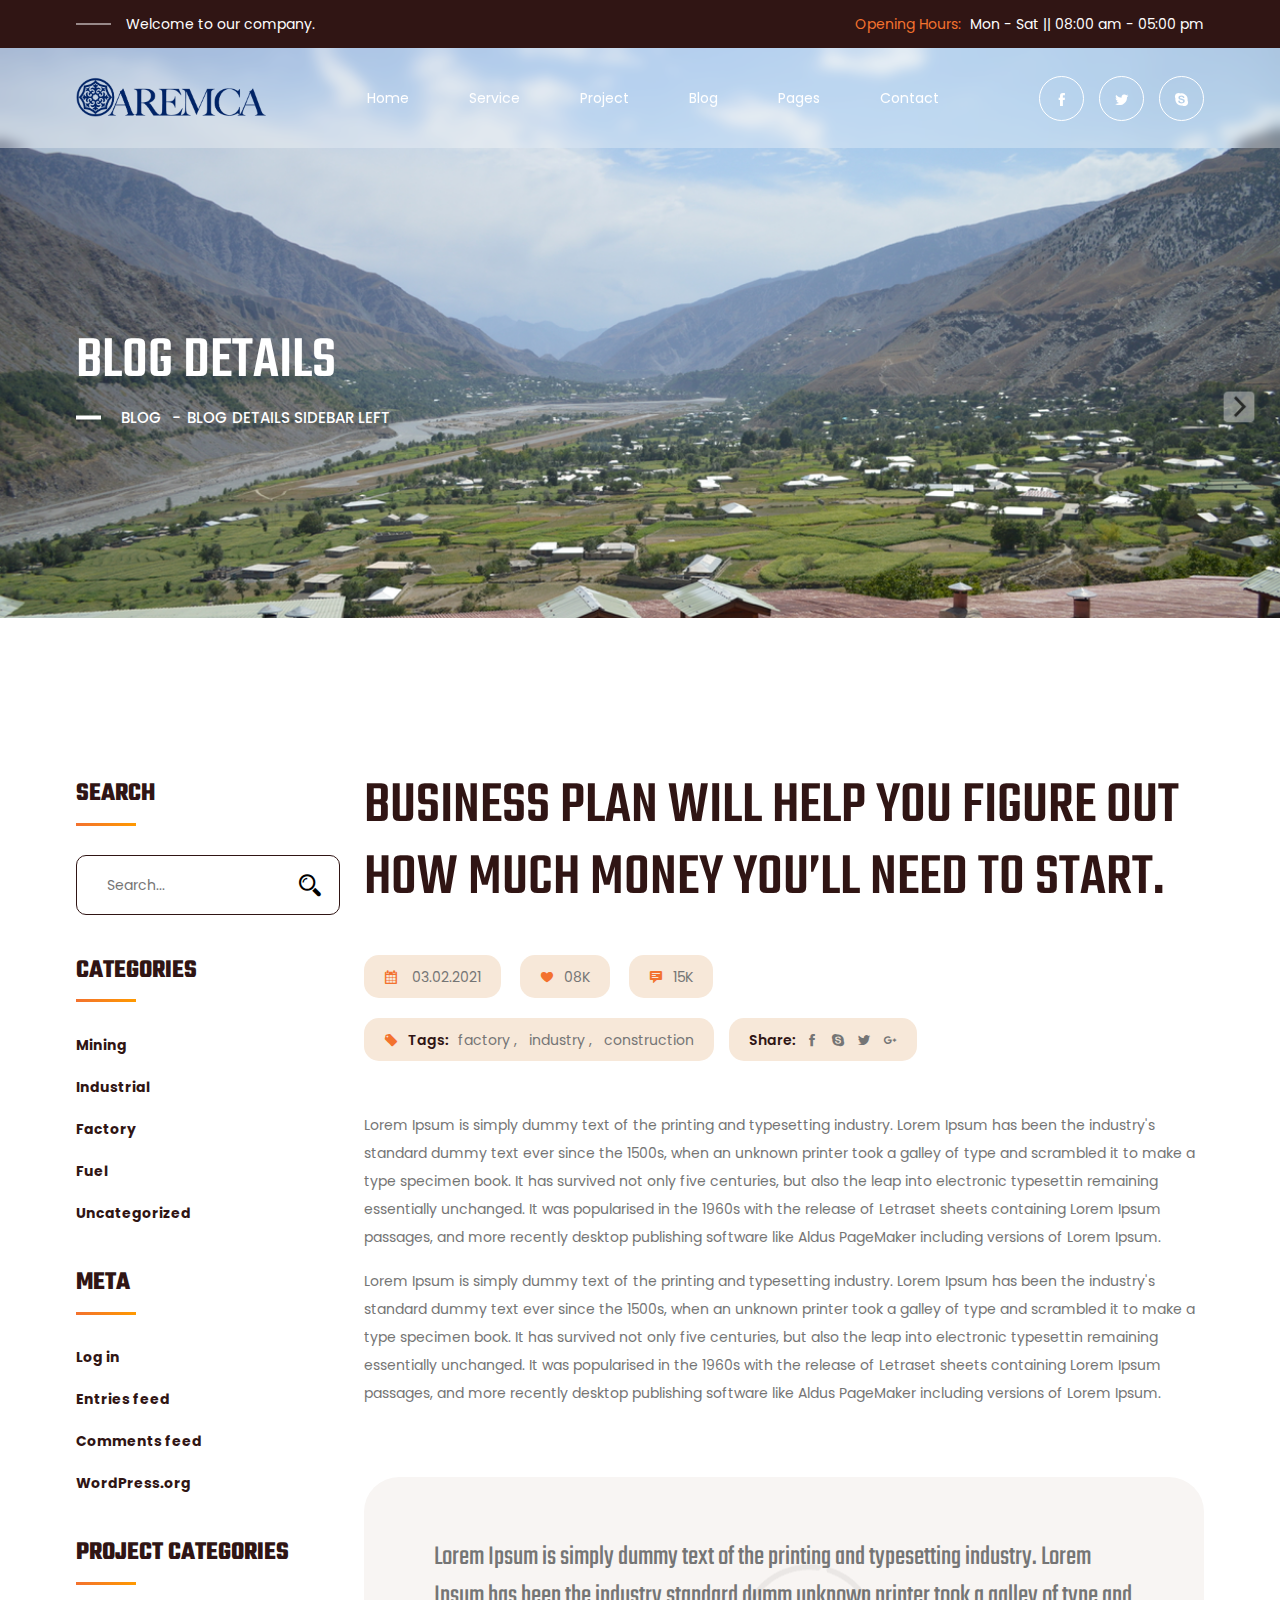
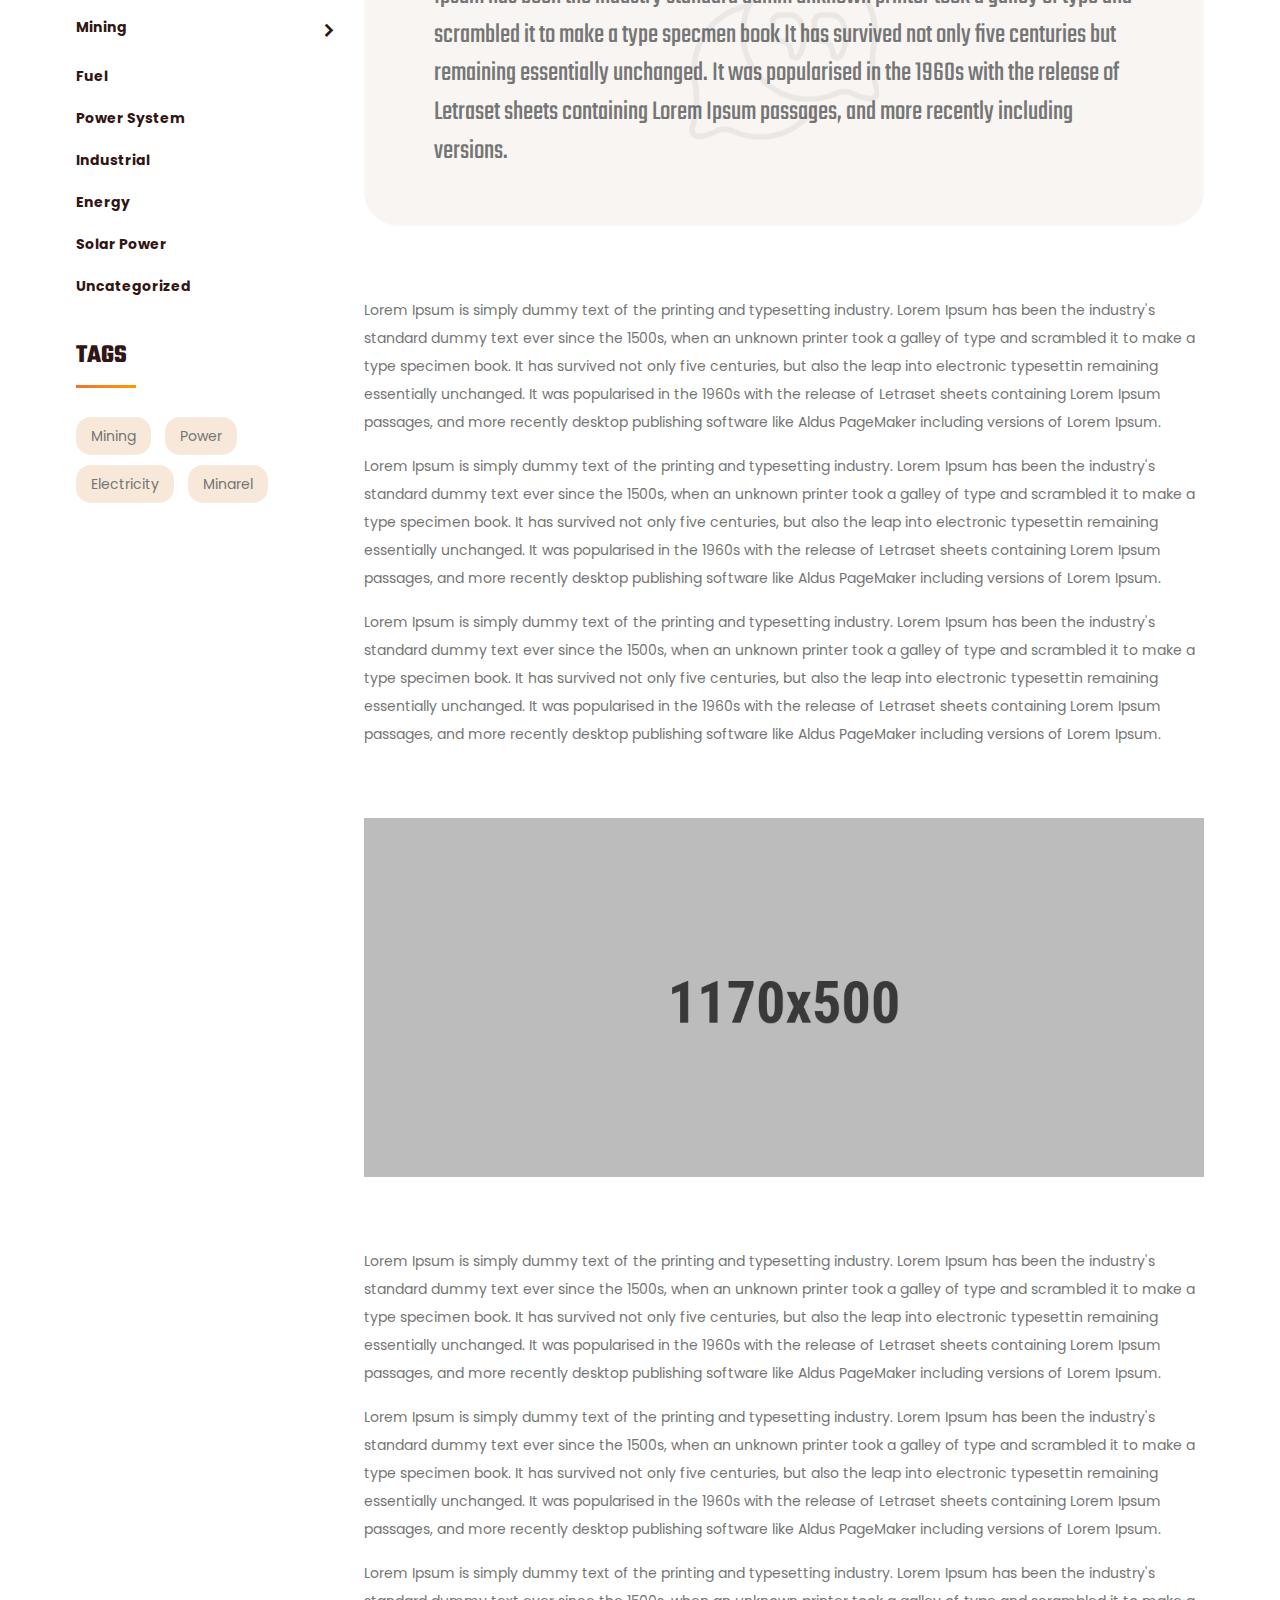
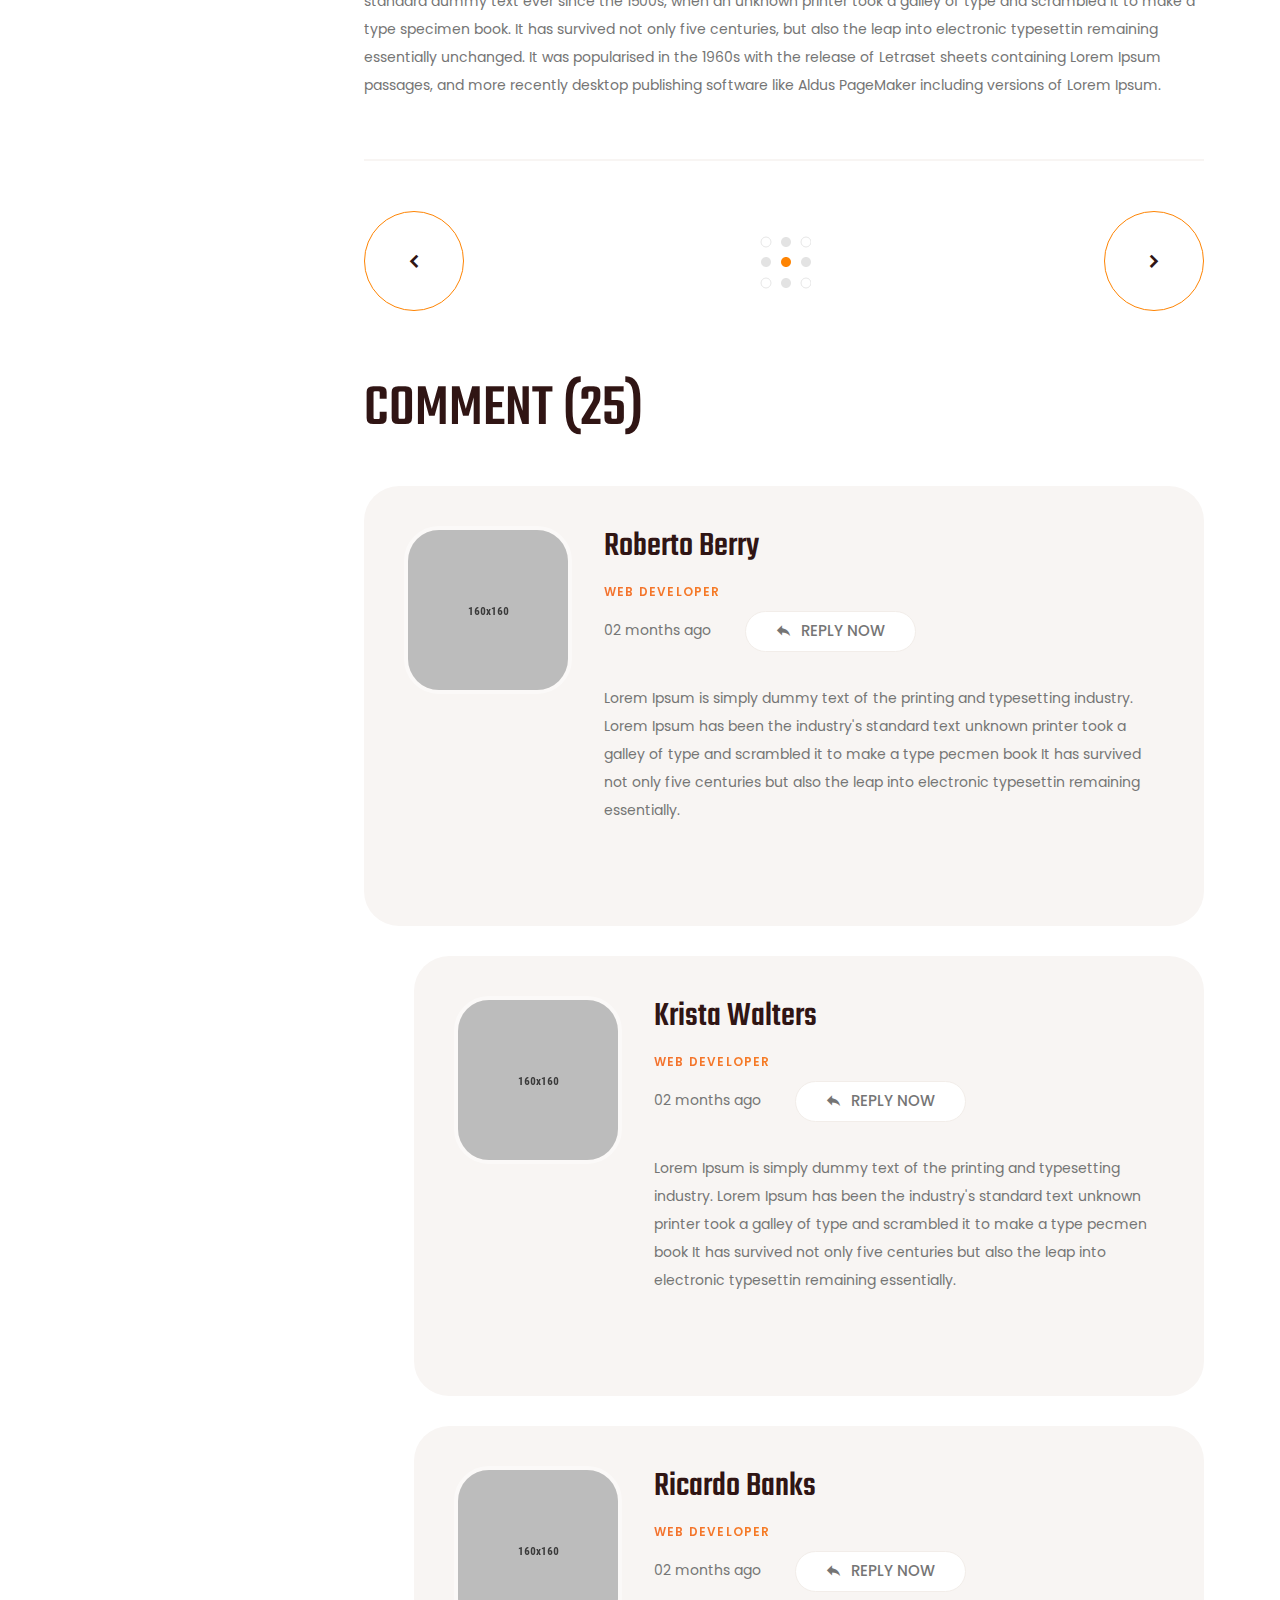
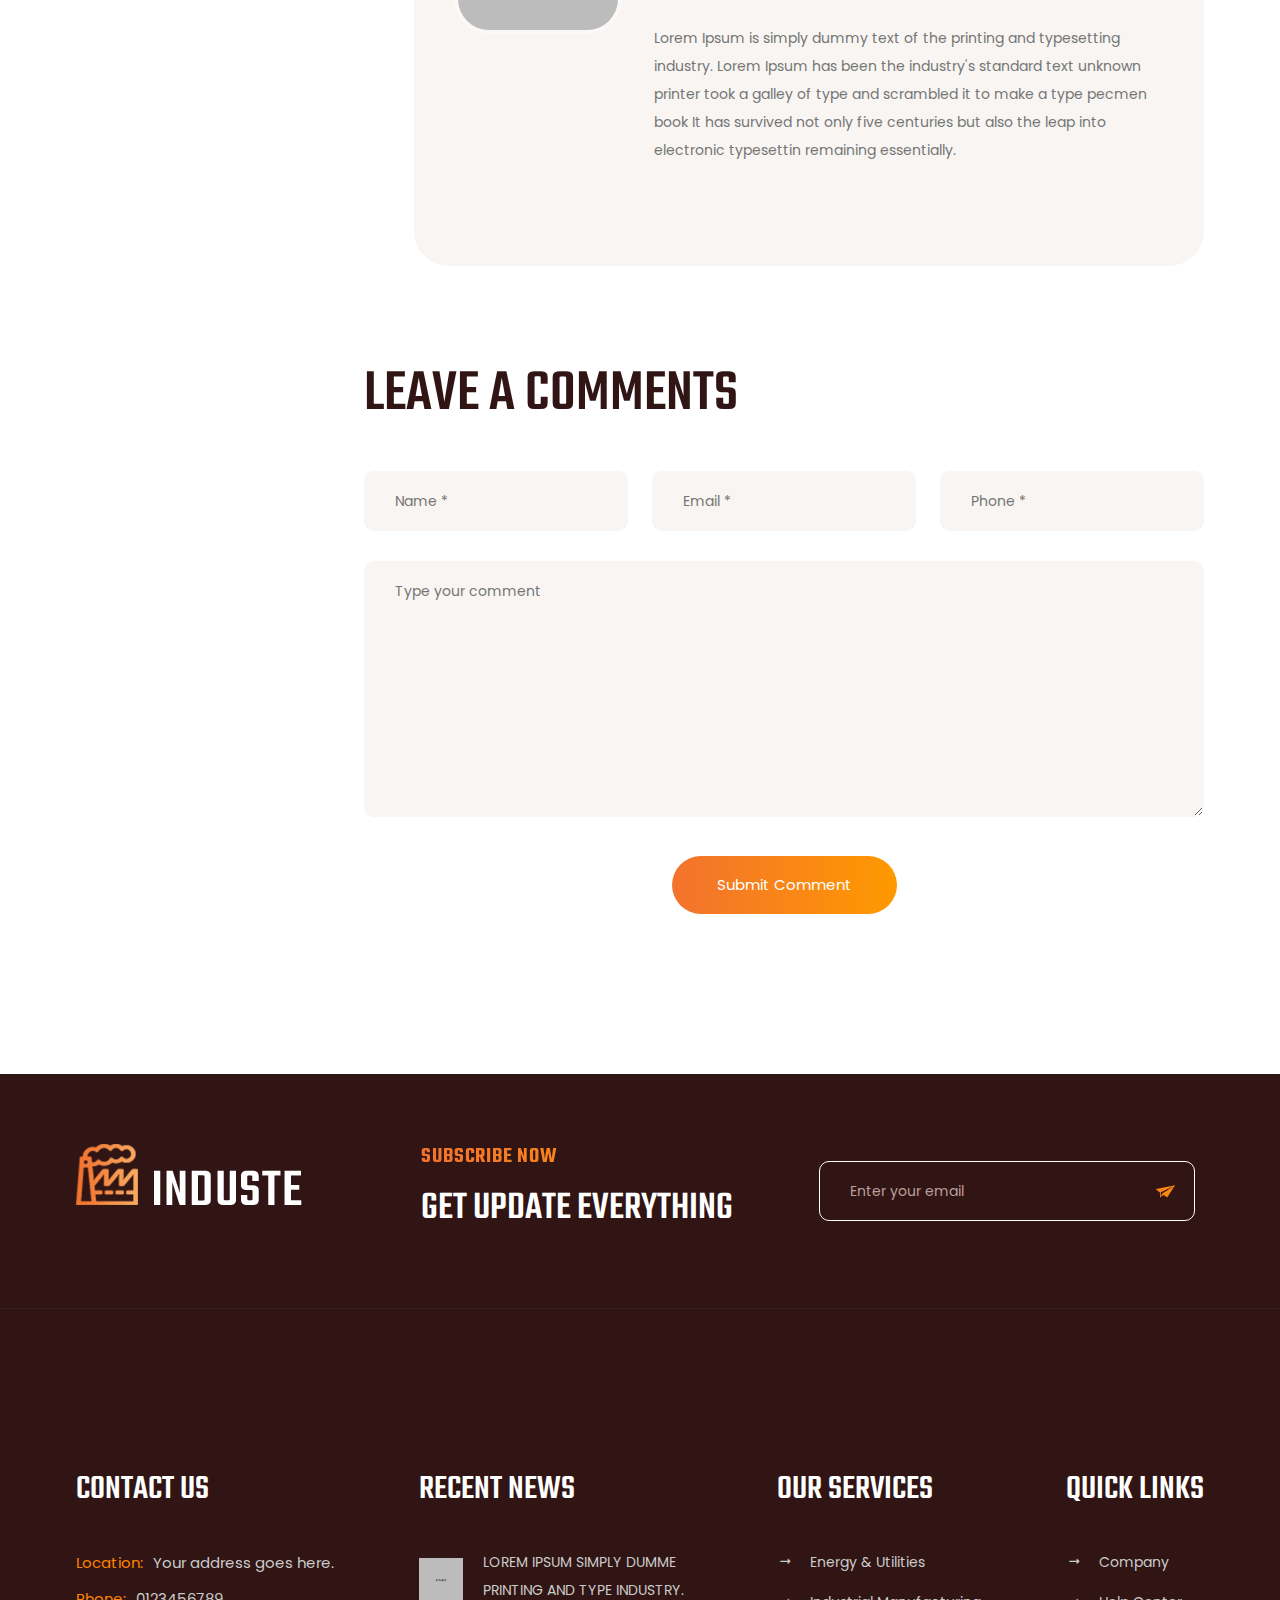
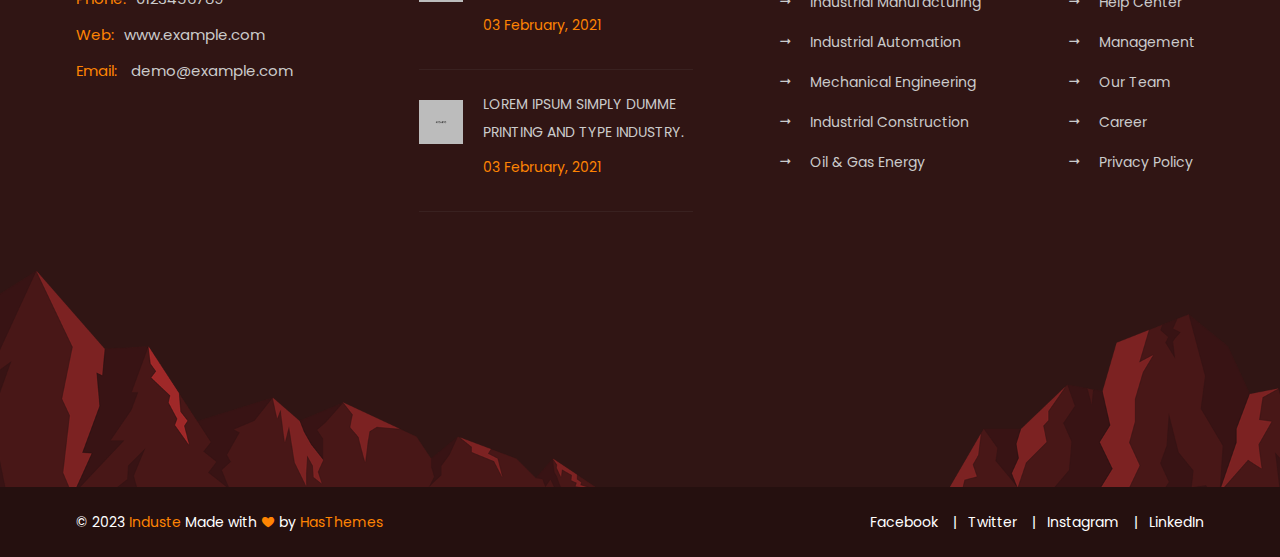
<file: blog-details-sidebar-left.html>
<!DOCTYPE html>
<html lang="zxx">

<head>
    <meta charset="UTF-8">
    <meta name="viewport" content="width=device-width, initial-scale=1.0">
    <meta http-equiv="X-UA-Compatible" content="ie=edge">
    <title> Industrial & Factory Bootstrap 5 Template</title>

    <!-- ::::::::::::::Favicon icon::::::::::::::-->
    <link rel="shortcut icon" href="assets/images/favicon.ico" type="image/png">

    <!-- Plugin CSS -->
    <link rel="stylesheet" href="assets/css/vendor/icofont.min.css">
    <link rel="stylesheet" href="assets/css/plugins/swiper-bundle.min.css">
    <link rel="stylesheet" href="assets/css/plugins/animate.css">
    <link rel="stylesheet" href="assets/css/plugins/nice-select.css">
    <link rel="stylesheet" href="assets/css/plugins/venobox.min.css">
    <link rel="stylesheet" href="assets/css/plugins/aos.min.css">
    <link rel="stylesheet" href="assets/css/style.css">
</head>

<body>

    <main class="main-wrapper">

        <!-- .....:::::: Start Header Section :::::.... -->
        <header class="header-section d-none d-lg-block">

            <!-- Start Header Top -->
            <div class="header-top">
                <div class="container">
                    <div class="row justify-content-between align-items-center">
                        <div class="col-auto">
                            <!-- Start Header Top Left  -->
                            <div class="header-top-left">
                                <p>Welcome to our company.</p>
                            </div>
                            <!-- End Header Top Left  -->
                        </div>
                        <div class="col-auto">
                            <!-- Start Header Top Right  -->
                            <div class="header-top-right">
                                <p> <span class="text">Opening Hours: </span> <span>Mon - Sat </span> || <span>08:00 am
                                        - 05:00 pm</span></p>
                            </div>
                            <!-- End Header Top Right  -->
                        </div>
                    </div>
                </div>
            </div>
            <!-- End Header Top -->

            <!-- Start Header Bottom -->
            <div class="header-bottom sticky-header">
                <div class="container">
                    <div class="row justify-content-between align-items-center">
                        <div class="col-auto">
                            <!-- Start Header Logo -->
                            <div class="logo"><a href="index.html"><img src="assets/images/logo/logo.png" alt=""></a>
                            </div>
                            <!-- End Header Logo -->
                        </div>
                        <div class="col-auto">
                            <!-- Start Header Logo -->
                            <ul class="header-nav">
                                <li><a href="index.html">Home</a></li>
                                <li class="has-dropdown">
                                    <a href="service-list.html">Service</a>
                                    <ul class="submenu">
                                        <li><a href="service-list.html">Services</a></li>
                                        <li><a href="service-details.html">Service Details</a></li>
                                    </ul>
                                </li>
                                <li class="has-dropdown">
                                    <a href="project-list.html">Project</a>
                                    <ul class="submenu">
                                        <li><a href="project-list.html">Project</a></li>
                                        <li><a href="project-details.html">Project Details</a></li>
                                    </ul>
                                </li>
                                <li class="has-dropdown">
                                    <a href="blog-list.html">Blog</a>
                                    <ul class="submenu">
                                        <li><a href="blog-list.html">Blog List Full Width</a></li>
                                        <li><a href="blog-list-sidebar-left.html">Blog List Left Sidebar</a></li>
                                        <li><a href="blog-list-sidebar-right.html">Blog List Right Sidebar</a></li>
                                        <li><a href="blog-details.html">Blog Details Full Width</a></li>
                                        <li><a href="blog-details-sidebar-left.html">Blog Details Left Sidebar</a></li>
                                        <li><a href="blog-details-sidebar-right.html">Blog Details Right Sidebar</a></li>
                                    </ul>
                                </li>
                                <li class="has-dropdown">
                                    <a href="#">Pages</a>
                                    <ul class="submenu">
                                        <li><a href="404-page.html">404 Page</a></li>
                                        <li><a href="price.html">Price</a></li>
                                        <li><a href="about.html">About Us</a></li>
                                    </ul>
                                </li>
                                <li><a href="contact.html">Contact</a></li>
                            </ul>
                            <!-- End Header Logo -->
                        </div>
                        <div class="col-auto">
                            <!-- Start Header Social Link -->
                            <ul class="social-link social-link-white">
                                <li><a target="_blank" href="https://example.com"><i class="icofont-facebook"></i></a>
                                </li>
                                <li><a target="_blank" href="https://example.com"><i class="icofont-twitter"></i></a>
                                </li>
                                <li><a target="_blank" href="https://example.com"><i class="icofont-skype"></i></a></li>
                            </ul>
                            <!-- Start Header Social Link -->
                        </div>
                    </div>
                </div>
            </div>
            <!-- End Header Bottom -->
        </header>
        <!-- .....:::::: End Header Section :::::.... -->

        <!-- .....:::::: Start Mobile Header Section :::::.... -->
        <div class="mobile-header d-block d-lg-none">
            <div class="container">
                <div class="row align-items-center justify-content-between">
                    <div class="col">
                        <div class="mobile-logo">
                        <a href="index.html"><img src="assets/images/logo/logo.png" alt=""></a>
                        </div>
                    </div>
                    <div class="col">
                        <div class="mobile-action-link text-end">
                        <a href="#mobile-menu-offcanvas" class="offcanvas-toggle offside-menu"><i class="icofont-navigation-menu"></i></a>
                        </div>
                    </div>
                </div>
            </div>
        </div>
        <!-- .....:::::: Start MobileHeader Section :::::.... -->

        <!--  Start Offcanvas Mobile Menu Section -->
        <div id="mobile-menu-offcanvas" class="offcanvas offcanvas-rightside offcanvas-mobile-menu-section">
            <!-- Start Offcanvas Header -->
            <div class="offcanvas-header text-end">
                <button class="offcanvas-close"><i class="icofont-close-line"></i></button>
            </div> <!-- End Offcanvas Header -->
            <!-- Start Offcanvas Mobile Menu Wrapper -->
            <div class="offcanvas-mobile-menu-wrapper">
                <!-- Start Mobile Menu  -->
                <div class="mobile-menu-bottom">
                    <!-- Start Mobile Menu Nav -->
                    <div class="offcanvas-menu">
                        <ul>
                            <li>
                                <a href="index.html"><span>Home</span></a>
                            </li>
                            <li>
                                <a href="#"><span>Services</span></a>
                                <ul class="mobile-sub-menu">
                                    <li><a href="service-list.html">Service List</a></li>
                                    <li><a href="service-details.html">Service Details</a></li>
                                </ul>
                            </li>
                            <li>
                                <a href="#"><span>Project</span></a>
                                <ul class="mobile-sub-menu">
                                    <li><a href="project-list.html">Project List</a></li>
                                    <li><a href="project-details.html">Project Details</a></li>
                                </ul>
                            </li>
                            <li>
                                <a href="#"><span>Blog</span></a>
                                <ul class="mobile-sub-menu">
                                    <li><a href="blog-list.html">Blog List Full Width</a></li>
                                    <li><a href="blog-list-sidebar-left.html">Blog List Left Sidebar</a></li>
                                    <li><a href="blog-list-sidebar-right.html">Blog List Right Sidebar</a></li>
                                    <li><a href="blog-details.html">Blog Details Full Width</a></li>
                                    <li><a href="blog-details-sidebar-left.html">Blog Details Left Sidebar</a></li>
                                    <li><a href="blog-details-sidebar-right.html">Blog Details Right Sidebar</a></li>
                                </ul>
                            </li>
                            <li>
                                <a href="#"><span>Pages</span></a>
                                <ul class="mobile-sub-menu">
                                    <li><a href="404-page.html">404 Page</a></li>
                                    <li><a href="price.html">Price</a></li>
                                    <li><a href="about.html">About Us</a></li>
                                </ul>
                            </li>
                            <li>
                                <a href="contact.html"><span>Contact</span></a>
                            </li>
                        </ul>
                    </div> <!-- End Mobile Menu Nav -->
                </div> <!-- End Mobile Menu -->

                <!-- Start Mobile contact Info -->
                <div class="mobile-contact-info text-center">
                    <ul class="social-link social-link-white">
                        <li><a target="_blank" href="https://example.com"><i class="icofont-facebook"></i></a>
                        </li>
                        <li><a target="_blank" href="https://example.com"><i class="icofont-twitter"></i></a>
                        </li>
                        <li><a target="_blank" href="https://example.com"><i class="icofont-skype"></i></a></li>
                    </ul>
                </div>
                <!-- End Mobile contact Info -->

            </div> <!-- End Offcanvas Mobile Menu Wrapper -->
        </div> 
        <!-- ...:::: End Offcanvas Mobile Menu Section:::... -->

        <!-- Offcanvas Overlay -->
        <div class="offcanvas-overlay"></div>

        <!-- .....:::::: Start Breadcrumb Section :::::.... -->
        <div class="breadcrumb-section">
            <div class="breadcrumb-wrapper">
                <div class="image"><img src="assets/images/background/breadcrumb.png" alt=""></div>
                <div class="container">
                    <div class="row">
                        <div class="col-12">
                            <div class="content">
                                <h2 class="title">Blog Details</h2>
                                <ol class="breadcrumb-link">
                                    <li><a href="blog-list.html">Blog</a></li>
                                    <li class="active" aria-current="page">Blog Details Sidebar Left</li>
                                </ol>
                            </div>
                        </div>
                    </div>
                </div>            
            </div>
        </div>
        <!-- .....:::::: End Breadcrumb Section :::::.... -->

         <!-- .....:::::: Start Blog Details Section :::::.... -->
         <div class="blog-details-section section-inner-gap">
             <div class="blog-details-box-wrapper">
                <div class="container">
                    <div class="row flex-lg-row flex-column-reverse">
                        <div class="col-lg-4 col-xl-3">
                            <!-- Start Sidebar Area -->
                            <div class="siderbar-section">
        
                                <!-- Start Single Sidebar Widget -->
                                <div class="sidebar-single-widget">
                                    <h6 class="sidebar-title">Search</h6>
                                    <div class="default-search-style">
                                        <input class="default-search-style-input-box" type="search" placeholder="Search...">
                                        <button class="default-search-style-input-btn" type="submit"><i class="icofont-search-2"></i></button>
                                    </div>
                                </div> <!-- End Single Sidebar Widget -->
        
                                <!-- Start Single Sidebar Widget -->
                                <div class="sidebar-single-widget">
                                    <h6 class="sidebar-title">CATEGORIES</h6>
                                    <div class="sidebar-content">
                                        <ul class="sidebar-menu">
                                            <li><a href="#">Mining</a></li>
                                            <li><a href="#">Industrial</a></li>
                                            <li><a href="#">Factory</a></li>
                                            <li><a href="#">Fuel</a></li>
                                            <li><a href="#"> Uncategorized</a></li>
                                        </ul>
                                    </div>
                                </div> <!-- End Single Sidebar Widget -->
        
                                <!-- Start Single Sidebar Widget -->
                                <div class="sidebar-single-widget">
                                    <h6 class="sidebar-title">Meta</h6>
                                    <div class="sidebar-content">
                                        <ul class="sidebar-menu">
                                            <li><a href="#">Log in</a></li>
                                            <li><a href="#">Entries feed</a></li>
                                            <li><a href="#">Comments feed</a></li>
                                            <li><a href="#">WordPress.org</a></li>
                                        </ul>
                                    </div>
                                </div> <!-- End Single Sidebar Widget -->
        
                                <!-- Start Single Sidebar Widget -->
                                <div class="sidebar-single-widget">
                                    <h6 class="sidebar-title">Project CATEGORIES</h6>
                                    <div class="sidebar-content">
                                        <ul class="sidebar-menu">
                                            <li>
                                                <ul class="sidebar-menu-collapse">
                                                    <!-- Start Single Menu Collapse List -->
                                                    <li class="sidebar-menu-collapse-list">
                                                        <div class="accordion">
                                                            <a href="#"  class="accordion-title collapsed" data-bs-toggle="collapse" data-bs-target="#men-fashion" aria-expanded="false">Mining <i class="icofont-simple-right"></i></a>
                                                            <div id="men-fashion" class="collapse">
                                                                <ul class="accordion-category-list">
                                                                    <li><a href="#">Coal</a></li>
                                                                    <li><a href="#">Diamond</a></li>
                                                                    <li><a href="#">Gold</a></li>
                                                                    <li><a href="#">Silver</a></li>
                                                                </ul>
                                                            </div>
                                                        </div>
                                                    </li> <!-- End Single Menu Collapse List -->
                                                </ul>
                                            </li>
                                            <li><a href="#">Fuel</a></li>
                                            <li><a href="#"> Power System</a></li>
                                            <li><a href="#">Industrial</a></li>
                                            <li><a href="#">Energy</a></li>
                                            <li><a href="#">Solar Power</a></li>
                                            <li><a href="#"> Uncategorized</a></li>
                                        </ul>
                                    </div>
                                </div> <!-- End Single Sidebar Widget -->
    
                                <!-- Start Single Sidebar Widget -->
                                <div class="sidebar-single-widget">
                                    <h6 class="sidebar-title">Tags</h6>
                                    <div class="sidebar-content">
                                        <div class="tag-link">
                                            <a href="#">Mining</a>
                                            <a href="#">Power</a>
                                            <a href="#">Electricity</a>
                                            <a href="#">Minarel</a>
                                        </div>
                                    </div>
                                </div> <!-- End Single Sidebar Widget -->
        
                            </div> <!-- End Sidebar Area -->
                        </div>
                        <div class="col-lg-8 col-xl-9">
                            <!-- Start Section Content -->
                            <div class="section-content section-content-space-small">
                                <h3 class="sub-title">Business plan will help you figure out how much money you’ll need to start.</h3>
                            </div>
                            <!-- End Section Content -->

                            <!-- Start Meta Group -->
                            <div class="meta-group d-flex justify-content-between flex-wrap mb-6">
                                <!-- Left Side Meta -->
                                <div class="meta-group-left">
                                    <ul class="blog-meta meta-box">
                                        <li><a href="#" class="date icon-space-right"><i  class="icofont-ui-calendar"></i> <span
                                            class="text">03.02.2021</span></a></li>
                                        <li><a href="#" class="like icon-space-right"><i
                                            class="icofont-heart"></i><span class="text">08K</span></a></li>
                                        <li><a href="#" class="comment icon-space-right"><i
                                            class="icofont-comment"></i><span class="text">15K</span></a></li>
                                    </ul>
                                </div>
                                <div class="meta-group-right">
                                    <ul class="meta-box d-flex flex-wrap">
                                        <li class="blog-tag meta-box-content">
                                            <span class="title icon-space-right"><i class="icofont-tag"></i>Tags:</span>
                                            <ul class="list-item">
                                                <li><a href="#">factory ,</a></li>
                                                <li><a href="#">industry ,</a></li>
                                                <li><a href="#">construction</a></li>
                                            </ul>
                                        </li>
                                        <li class="blog-social-link meta-box-content">
                                            <span class="title icon-space-right">Share:</span>
                                            <ul class="list-item">
                                                <li><a href="https://www.example.com" target="_blank"><i class="icofont-facebook"></i></a></li>
                                                <li><a href="https://www.example.com" target="_blank"><i class="icofont-skype"></i></a></li>
                                                <li><a href="https://www.example.com" target="_blank"><i class="icofont-twitter"></i></a></li>
                                                <li><a href="https://www.example.com" target="_blank"><i class="icofont-google-plus"></i></a></li>
                                            </ul>
                                        </li>
                                    </ul>
                                </div>
                            </div>
                            <!-- End Meta Group -->

                            <!-- Start Default Content -->
                            <div class="default-content border-bottom-thik">
                                <p>Lorem Ipsum is simply dummy text of the printing and typesetting industry. Lorem Ipsum has been the industry's standard dummy text ever since the 1500s, when an unknown printer took a galley of type and scrambled it to make a type specimen book. It has survived not only five centuries, but also the leap into electronic typesettin remaining essentially unchanged. It was popularised in the 1960s with the release of Letraset sheets containing Lorem Ipsum passages, and more recently desktop publishing software like Aldus PageMaker including versions of Lorem Ipsum.</p>
                                
                                <p>Lorem Ipsum is simply dummy text of the printing and typesetting industry. Lorem Ipsum has been the industry's standard dummy text ever since the 1500s, when an unknown printer took a galley of type and scrambled it to make a type specimen book. It has survived not only five centuries, but also the leap into electronic typesettin remaining essentially unchanged. It was popularised in the 1960s with the release of Letraset sheets containing Lorem Ipsum passages, and more recently desktop publishing software like Aldus PageMaker including versions of Lorem Ipsum.</p>
                                
                                <div class="blog-quote section-inner-bg m-tb-70">
                                <h4 class="blog-quote-text">
                                    Lorem Ipsum is simply dummy text of the printing and typesetting industry. Lorem Ipsum has been the industry standard dumm
                                    unknown printer took a galley of type and scrambled it to make a type specmen book It has survived not only five centuries but
                                    remaining essentially unchanged. It was popularised in the 1960s with the release of Letraset sheets containing Lorem Ipsum
                                    passages, and more recently including versions.
                                </h4> 
                                </div>

                                <p>Lorem Ipsum is simply dummy text of the printing and typesetting industry. Lorem Ipsum has been the industry's standard dummy text ever since the 1500s, when an unknown printer took a galley of type and scrambled it to make a type specimen book. It has survived not only five centuries, but also the leap into electronic typesettin remaining essentially unchanged. It was popularised in the 1960s with the release of Letraset sheets containing Lorem Ipsum passages, and more recently desktop publishing software like Aldus PageMaker including versions of Lorem Ipsum.</p>
                                
                                <p>Lorem Ipsum is simply dummy text of the printing and typesetting industry. Lorem Ipsum has been the industry's standard dummy text ever since the 1500s, when an unknown printer took a galley of type and scrambled it to make a type specimen book. It has survived not only five centuries, but also the leap into electronic typesettin remaining essentially unchanged. It was popularised in the 1960s with the release of Letraset sheets containing Lorem Ipsum passages, and more recently desktop publishing software like Aldus PageMaker including versions of Lorem Ipsum.</p>
                                
                                <p>Lorem Ipsum is simply dummy text of the printing and typesetting industry. Lorem Ipsum has been the industry's standard dummy text ever since the 1500s, when an unknown printer took a galley of type and scrambled it to make a type specimen book. It has survived not only five centuries, but also the leap into electronic typesettin remaining essentially unchanged. It was popularised in the 1960s with the release of Letraset sheets containing Lorem Ipsum passages, and more recently desktop publishing software like Aldus PageMaker including versions of Lorem Ipsum.</p>

                                <div class="image img-responsive m-tb-70">
                                    <img src="assets/images/blog/blog-single-1.png" alt="">
                                </div>

                                <p>Lorem Ipsum is simply dummy text of the printing and typesetting industry. Lorem Ipsum has been the industry's standard dummy text ever since the 1500s, when an unknown printer took a galley of type and scrambled it to make a type specimen book. It has survived not only five centuries, but also the leap into electronic typesettin remaining essentially unchanged. It was popularised in the 1960s with the release of Letraset sheets containing Lorem Ipsum passages, and more recently desktop publishing software like Aldus PageMaker including versions of Lorem Ipsum.</p>
                                
                                <p>Lorem Ipsum is simply dummy text of the printing and typesetting industry. Lorem Ipsum has been the industry's standard dummy text ever since the 1500s, when an unknown printer took a galley of type and scrambled it to make a type specimen book. It has survived not only five centuries, but also the leap into electronic typesettin remaining essentially unchanged. It was popularised in the 1960s with the release of Letraset sheets containing Lorem Ipsum passages, and more recently desktop publishing software like Aldus PageMaker including versions of Lorem Ipsum.</p>
                                
                                <p>Lorem Ipsum is simply dummy text of the printing and typesetting industry. Lorem Ipsum has been the industry's standard dummy text ever since the 1500s, when an unknown printer took a galley of type and scrambled it to make a type specimen book. It has survived not only five centuries, but also the leap into electronic typesettin remaining essentially unchanged. It was popularised in the 1960s with the release of Letraset sheets containing Lorem Ipsum passages, and more recently desktop publishing software like Aldus PageMaker including versions of Lorem Ipsum.</p>
                            </div>
                            <!-- End Default Content -->

                            <!-- Start Data Nav Arrow - Prev, Next -->
                            <div class="data-nav-arrow-box m-tb-70">
                                <a href="#" class="data-nav-arrow prev"><i class="icofont-simple-left"></i></a>
                                <a href="#" class="data-nav-arrow next"><i class="icofont-simple-right"></i></a>
                            </div>
                            <!-- End Data Nav Arrow - Prev, Next -->

                            <!--  Start Comment Area-->
                            <div class="comment-area ">
                                <div class="row">
                                    <div class="col-12">
                                        <!-- Start Section Content -->
                                        <div class="section-content section-content-space-small">
                                            <h3 class="sub-title">COMMENT (25)</h3>
                                        </div>
                                        <!-- End Section Content -->
                                    </div>
                                </div>

                                <div class="comment-wrapper">
                                <div class="row">
                                    <div class="col-12">
                                        <ul class="comment-group">
                                            <li class="comment-single-item">
                                                <div class="comment-box d-flex flex-column flex-lg-row align-items-start">
                                                    <div class="image">
                                                        <img src="assets/images/user/user-1.png" alt="">
                                                    </div>
                                                    <div class="content">
                                                        <div class="top d-flex flex-column flex-xxl-row justify-content-between align-items-xxl-center">
                                                            <div class="user-profile left">
                                                                <h3 class="name">Roberto Berry</h3>
                                                                <p class="designation text-gradient">WEB DEVELOPER</p>
                                                            </div>
                                                            <div class="right">
                                                                <span class="comment-time">02 months ago</span>
                                                                <a href="#" class="btn btn-sm btn-outline-secondary text-uppercase icon-space-right"><i class="icofont-reply"></i>REPLY NOW</a>
                                                            </div>
                                                        </div>
                                                        <div class="bottom">
                                                            <div class="default-content">
                                                                <p>Lorem Ipsum is simply dummy text of the printing and typesetting industry. Lorem Ipsum has been the industry's standard text unknown printer took a galley of type and scrambled it to make a type pecmen book It has survived not only five centuries but also the leap into electronic typesettin remaining essentially.</p>
                                                            </div>
                                                        </div>
                                                    </div>
                                                </div>
                                            </li>
                                            <li class="comment-single-item comment-single-item-reply">
                                                <div class="comment-box d-flex flex-column flex-lg-row align-items-start">
                                                    <div class="image">
                                                        <img src="assets/images/user/user-2.png" alt="">
                                                    </div>
                                                    <div class="content">
                                                        <div class="top d-flex flex-column flex-xxl-row justify-content-between align-items-xxl-start">
                                                            <div class="user-profile left">
                                                                <h3 class="name">Krista Walters</h3>
                                                                <p class="designation text-gradient">WEB DEVELOPER</p>
                                                            </div>
                                                            <div class="right">
                                                                <span class="comment-time">02 months ago</span>
                                                                <a href="#" class="btn btn-sm btn-outline-secondary text-uppercase icon-space-right"><i class="icofont-reply"></i>REPLY NOW</a>
                                                            </div>
                                                        </div>
                                                        <div class="bottom">
                                                            <div class="default-content">
                                                                <p>Lorem Ipsum is simply dummy text of the printing and typesetting industry. Lorem Ipsum has been the industry's standard text unknown printer took a galley of type and scrambled it to make a type pecmen book It has survived not only five centuries but also the leap into electronic typesettin remaining essentially.</p>
                                                            </div>
                                                        </div>
                                                    </div>
                                                </div>
                                            </li>
                                            <li class="comment-single-item comment-single-item-reply">
                                                <div class="comment-box d-flex flex-column flex-lg-row align-items-start">
                                                    <div class="image">
                                                        <img src="assets/images/user/user-3.png" alt="">
                                                    </div>
                                                    <div class="content">
                                                        <div class="top d-flex flex-column flex-xxl-row justify-content-between align-items-xxl-start">
                                                            <div class="user-profile left">
                                                                <h3 class="name">Ricardo Banks</h3>
                                                                <p class="designation text-gradient">WEB DEVELOPER</p>
                                                            </div>
                                                            <div class="right">
                                                                <span class="comment-time">02 months ago</span>
                                                                <a href="#" class="btn btn-sm btn-outline-secondary text-uppercase icon-space-right"><i class="icofont-reply"></i>REPLY NOW</a>
                                                            </div>
                                                        </div>
                                                        <div class="bottom">
                                                            <div class="default-content">
                                                                <p>Lorem Ipsum is simply dummy text of the printing and typesetting industry. Lorem Ipsum has been the industry's standard text unknown printer took a galley of type and scrambled it to make a type pecmen book It has survived not only five centuries but also the leap into electronic typesettin remaining essentially.</p>
                                                            </div>
                                                        </div>
                                                    </div>
                                                </div>
                                            </li>
                                        </ul>
                                    </div>
                                </div>
                                </div>
                            </div>
                            <!-- End Comment  Area-->

                            <!--  Start Comments Form -->
                            <div class="comment-form p-t-100">
                                <div class="row">
                                    <div class="col-12">
                                        <!-- Start Section Content -->
                                        <div class="section-content section-content-space-small">
                                            <h3 class="sub-title">LEAVE A COMMENTS</h3>
                                        </div>
                                        <!-- End Section Content -->
                                    </div>
                                    <div class="col-12">
                                        <div class="default-form-wrapper">
                                            <form class="form-group" action="#" method="post">
                                                <div class="row mb-n6">
                                                    <div class="col-xl-4 col-md-4 col-12 mb-6">
                                                        <!-- Start Form Group Single Item -->
                                                        <div class="form-group-single-item form-group-single-item-inner-bg">
                                                            <input type="text" placeholder="Name *" required="required">
                                                        </div>
                                                        <!-- End Form Group Single Item -->
                                                    </div>
                                                    <div class="col-xl-4 col-md-4 col-12 mb-6">
                                                        <!-- Start Form Group Single Item -->
                                                        <div class="form-group-single-item form-group-single-item-inner-bg">
                                                            <input id="email" type="email" placeholder="Email *" required="required">
                                                        </div>
                                                        <!-- End Form Group Single Item -->
                                                    </div>
                                                    <div class="col-xl-4 col-md-4 col-12 mb-6">
                                                        <!-- Start Form Group Single Item -->
                                                        <div class="form-group-single-item form-group-single-item-inner-bg">
                                                            <input id="phone" type="tel" placeholder="Phone *" required="required">
                                                        </div>
                                                        <!-- End Form Group Single Item -->
                                                    </div>
                                                    <div class="col-12 mb-6">
                                                        <!-- Start Form Group Single Item -->
                                                        <div class="form-group-single-item form-group-single-item-inner-bg">
                                                            <textarea rows="8" placeholder="Type your comment"></textarea>
                                                        </div>
                                                        <!-- End Form Group Single Item -->
                                                    </div>
                                                    <div class="col-12 mb-6 text-center">
                                                        <button type="submit" class="btn btn-lg btn-primary"> Submit Comment </button>
                                                    </div>
                                                </div>
                                            </form>
                                        </div>
                                    </div>
                                </div>
                            </div>
                            <!--  End Comments Section  -->
                        </div>
                    </div>
                </div>
             </div>
         </div>
         <!-- .....:::::: End Blog Details Section :::::.... -->
         

        <!-- .....:::::: Start Footer Section :::::.... -->
        <footer class="footer-section footer-bg">
            <!-- Start Footer Top -->
            <div class="footer-top">
                <div class="container">
                    <div class="footer-top-wrapper">
                        <!-- Start Footer Logo -->
                        <a href="index.html" class="logo">
                            <img class="img-fluid" src="assets/images/logo/logo-dark.png" alt="">
                        </a>
                        <!-- End Footer Logo -->

                        <!-- Start Footer Newsletter -->
                        <div class="newsletter">
                            <div class="content">
                                <h4 class="title-tag text-gradient">SUBSCRIBE NOW</h4>
                                <h3 class="sub-title">GET UPDATE EVERYTHING</h3>
                            </div>
                            <div class="newsletter-form">
                                <form class="newsletter-form-group" action="#" method="post">
                                    <input type="email" placeholder="Enter your email" required>
                                    <button class="newsletter-submit-btn text-gradient" type="submit"><i class="icofont-paper-plane"></i></button>
                                </form>
                            </div>
                        </div>
                        <!-- Start Footer Newsletter -->
                        <!-- <div class="bg-color-dark-red"></div> -->
                    </div>
                </div>
                <div class="bg-color-bold-red"></div>
            </div>
            <!-- Start Footer Top -->

            <!-- Start Footer Center -->
            <div class="footer-center section-top-space">
                <div class="container">
                    <div class="row justify-content-xl-between">
                        <div class="col-xl-auto col-md-6 col-12">
                            <div class="footer-widget-single-item">
                                <h3 class="title">CONTACT US</h3>

                                <ul class="footer-about">
                                    <li>
                                        <div class="text"><span class="text-marker">Location:</span>Your address goes here.</div>
                                    </li>
                                    <li>
                                        <div class="text"><span class="text-marker">Phone:</span><a href="tel:+0123456789">0123456789</a></div>
                                    </li>
                                    <li>
                                        <div class="text"><span class="text-marker">Web:</span><a href="https://www.example.com">www.example.com</a></div>
                                    </li>
                                    <li>
                                        <div class="text"><span class="text-marker">Email:</span> <a href="mailto:demo@example.com">demo@example.com</a> </div>
                                    </li>
                                </ul>
                            </div>
                        </div>
                        <div class="col-xl-auto col-md-6 col-12">
                            <div class="footer-widget-single-item">
                                <h3 class="title">RECENT NEWS</h3>

                                <ul class="footer-blog">
                                    <li>
                                        <a href="blog-details.html" class="image">
                                            <img src="assets/images/blog/blog-list-img-1.png" alt="">
                                        </a>
                                        <div class="content">
                                            <a class="title" href="blog-details.html">Lorem Ipsum simply dumme printing and type industry.</a>
                                            <span class="date">03 February, 2021</span>
                                        </div>
                                    </li>
                                    <li>
                                        <a href="blog-details.html" class="image">
                                            <img src="assets/images/blog/blog-list-img-1.png" alt="">
                                        </a>
                                        <div class="content">
                                            <a class="title" href="blog-details.html">Lorem Ipsum simply dumme printing and type industry.</a>
                                            <span class="date">03 February, 2021</span>
                                        </div>
                                    </li>
                                    
                                </ul>
                            </div>
                        </div>
                        <div class="col-xl-auto col-md-6 col-12">
                            <div class="footer-widget-single-item">
                                <h3 class="title">OUR SERVICES</h3>
                                <ul class="footer-nav">
                                    <li><a href="#">Energy & Utilities</a></li>
                                    <li><a href="#">Industrial Manufacturing</a></li>
                                    <li><a href="#">Industrial Automation</a></li>
                                    <li><a href="#">Mechanical Engineering</a></li>
                                    <li><a href="#">Industrial Construction</a></li>
                                    <li><a href="#">Oil & Gas Energy</a></li>
                                </ul>
                            </div>
                        </div>
                        <div class="col-xl-auto col-md-6 col-12">
                            <div class="footer-widget-single-item">
                                <h3 class="title">QUICK LINKS</h3>
                                <ul class="footer-nav">
                                    <li><a href="#">Company</a></li>
                                    <li><a href="#">Help Center</a></li>
                                    <li><a href="#">Management</a></li>
                                    <li><a href="#">Our Team</a></li>
                                    <li><a href="#">Career</a></li>
                                    <li><a href="#">Privacy Policy</a></li>
                                </ul>
                            </div>
                        </div>
                    </div>
                </div>
            </div>
            <!-- Start Footer Center -->

            <!-- Start Footer Bottom -->
            <div class="footer-bottom ">
                <div class="container">
                    <div class="row justify-content-md-between justify-content-center align-items-center flex-column-reverse flex-md-row">
                        <div class="col-auto">
                            <div class="footer-bottom-left">
                                <div class="footer-copyright">
                                    <p class="copyright-text">&copy; 2023 <a href="index.html">Induste</a> Made with <i class="icofont-heart"></i> by <a href="https://hasthemes.com/" target="_blank">HasThemes</a> </p>
                                </div>
                            </div>
                        </div>
                        <div class="col-auto">
                            <div class="footer-bottom-right">
                                <ul class="footer-soacial">
                                    <li><a href="https://www.example.com" target="_blank">Facebook</a></li>
                                    <li><a href="https://www.example.com" target="_blank">Twitter</a></li>
                                    <li><a href="https://www.example.com" target="_blank">Instagram</a></li>
                                    <li><a href="https://www.example.com" target="_blank">LinkedIn</a></li>
                                </ul>
                            </div>
                        </div>
                    </div>
                </div>
            </div>
            <!-- Start Footer Bottom -->
        </footer>
        <!-- .....:::::: End Footer Section :::::.... -->

    </main>

    <!-- material-scrolltop button -->
    <button class="material-scrolltop" type="button"></button>


    <!-- ::::::::::::::All JS Files here :::::::::::::: -->
    <script src="assets/js/vendor/modernizr-3.11.2.min.js"></script>
    <script src="assets/js/vendor/jquery-3.6.0.min.js"></script>
    <script src="assets/js/vendor/jquery-migrate-3.3.0.min.js"></script>
    <script src="assets/js/vendor/bootstrap.min.js"></script>
    <script src="assets/js/vendor/jquery-ui.min.js"></script>

    <!--Plugins JS-->
    <script src="assets/js/plugins/swiper-bundle.min.js"></script>
    <script src="assets/js/plugins/material-scrolltop.js"></script>
    <script src="assets/js/plugins/jquery.nice-select.min.js"></script>
    <script src="assets/js/plugins/images-loaded.min.js"></script>
    <script src="assets/js/plugins/isotope.pkgd.min.js"></script>
    <script src="assets/js/plugins/venobox.min.js"></script>
    <script src="assets/js/plugins/aos.min.js"></script>
    <script src="assets/js/plugins/parallax.js"></script>
    <script src="assets/js/plugins/ajax-mail.js"></script>
    <script src="assets/js/plugins/waypoint.js"></script>
    <script src="assets/js/plugins/counter.js"></script>
    <script src="assets/js/main.js"></script>

</body>

</html>
</file>
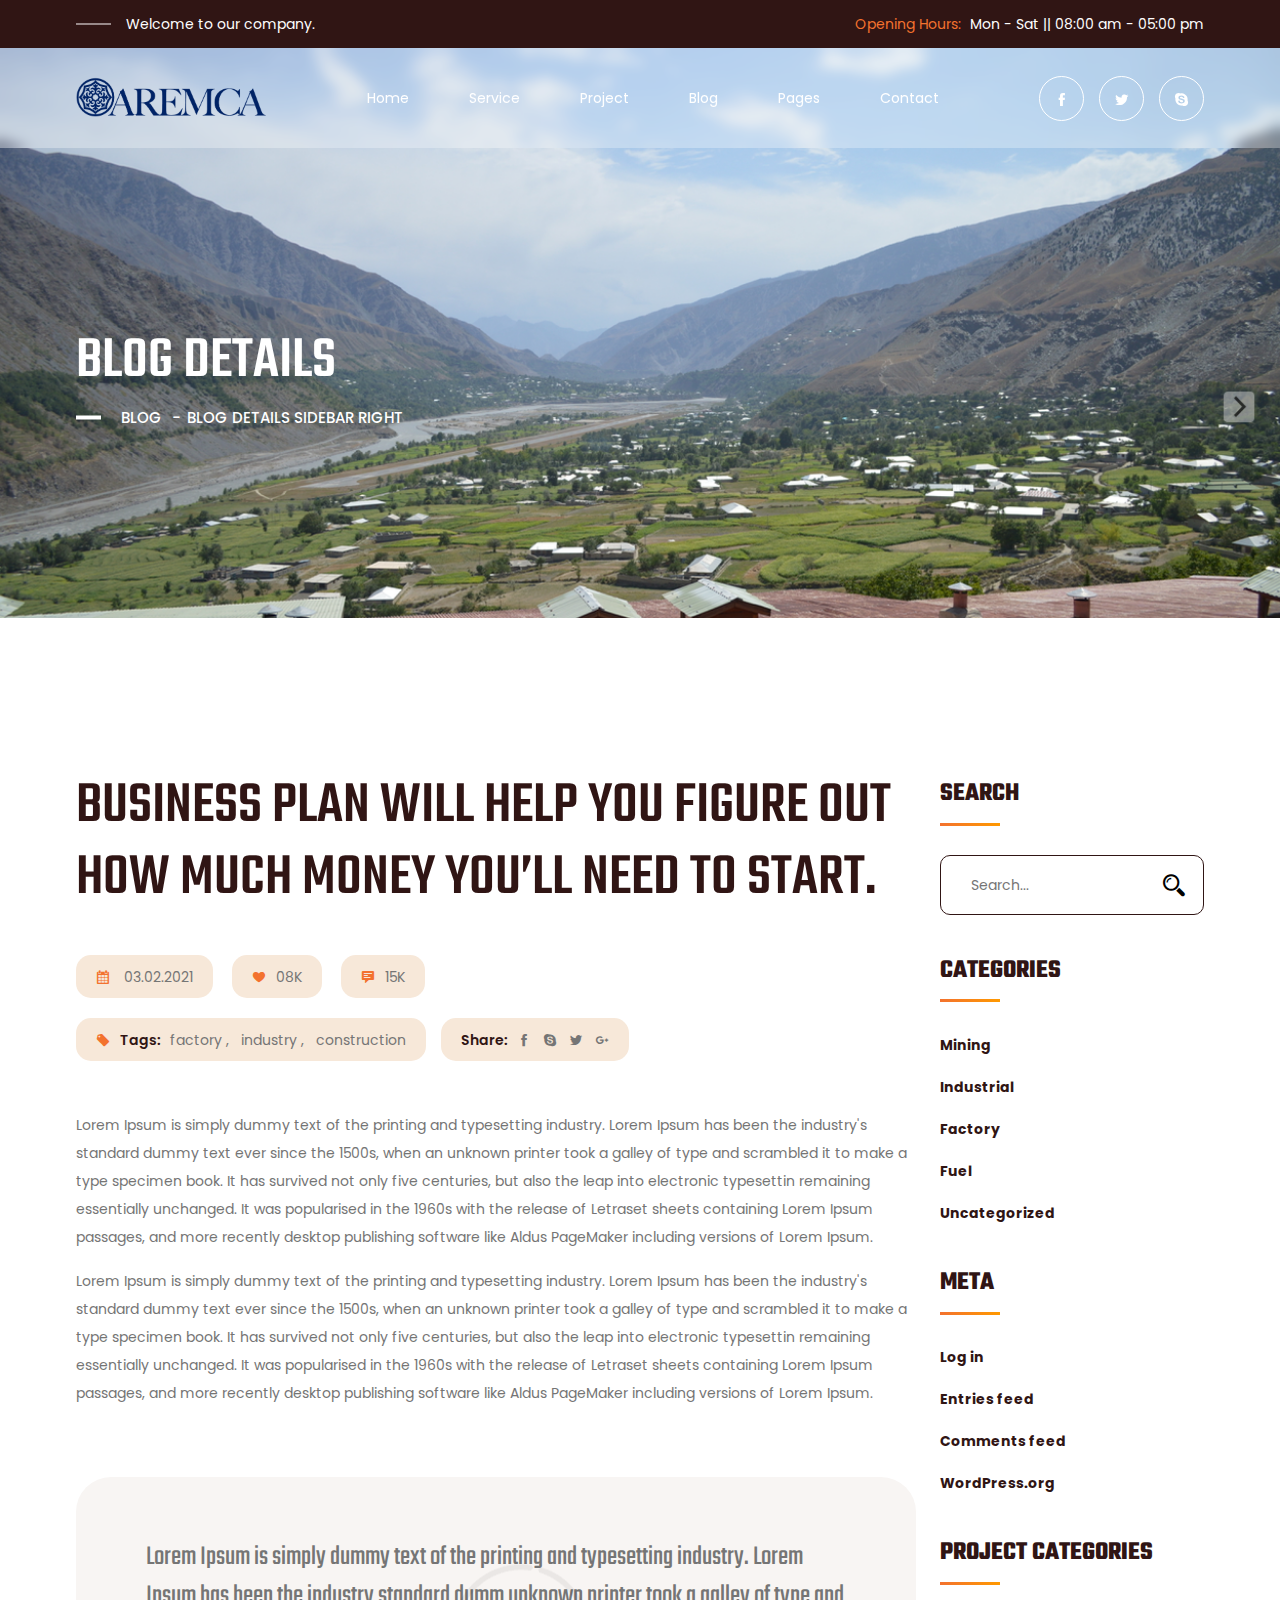
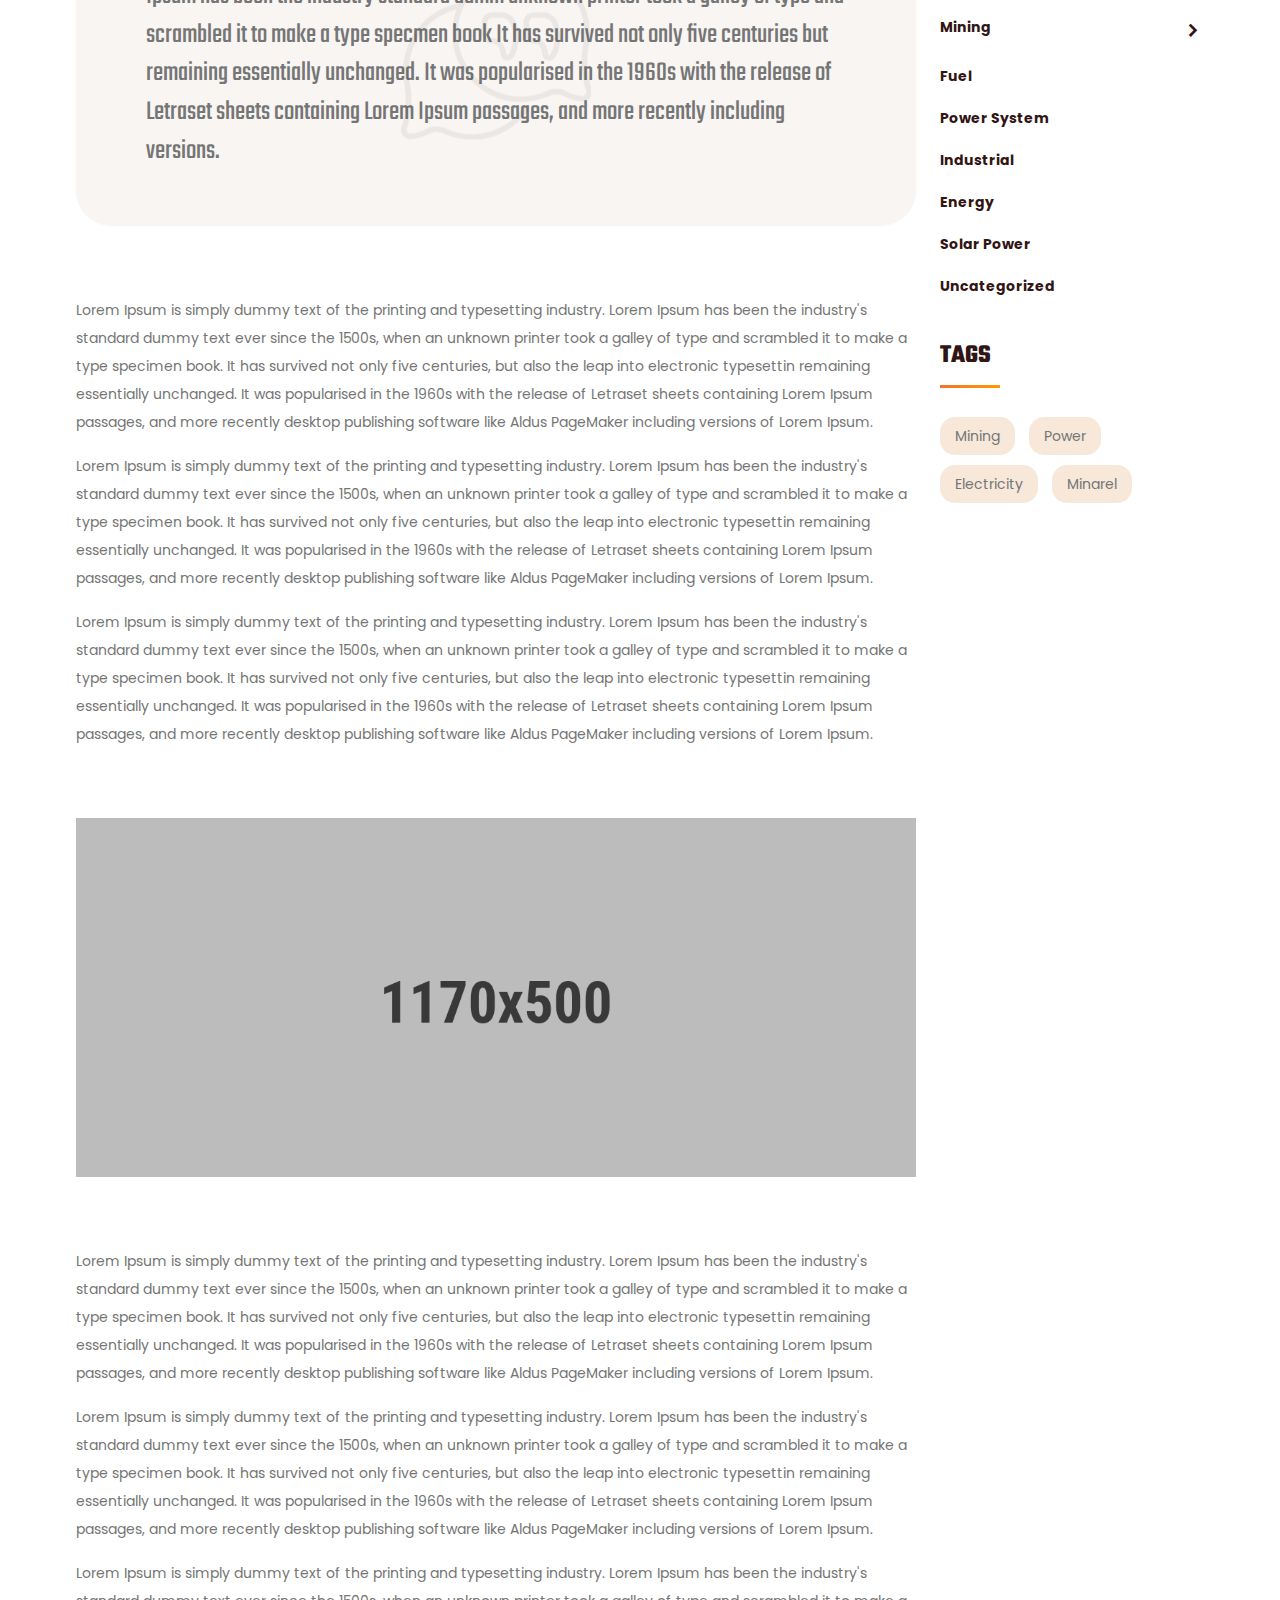
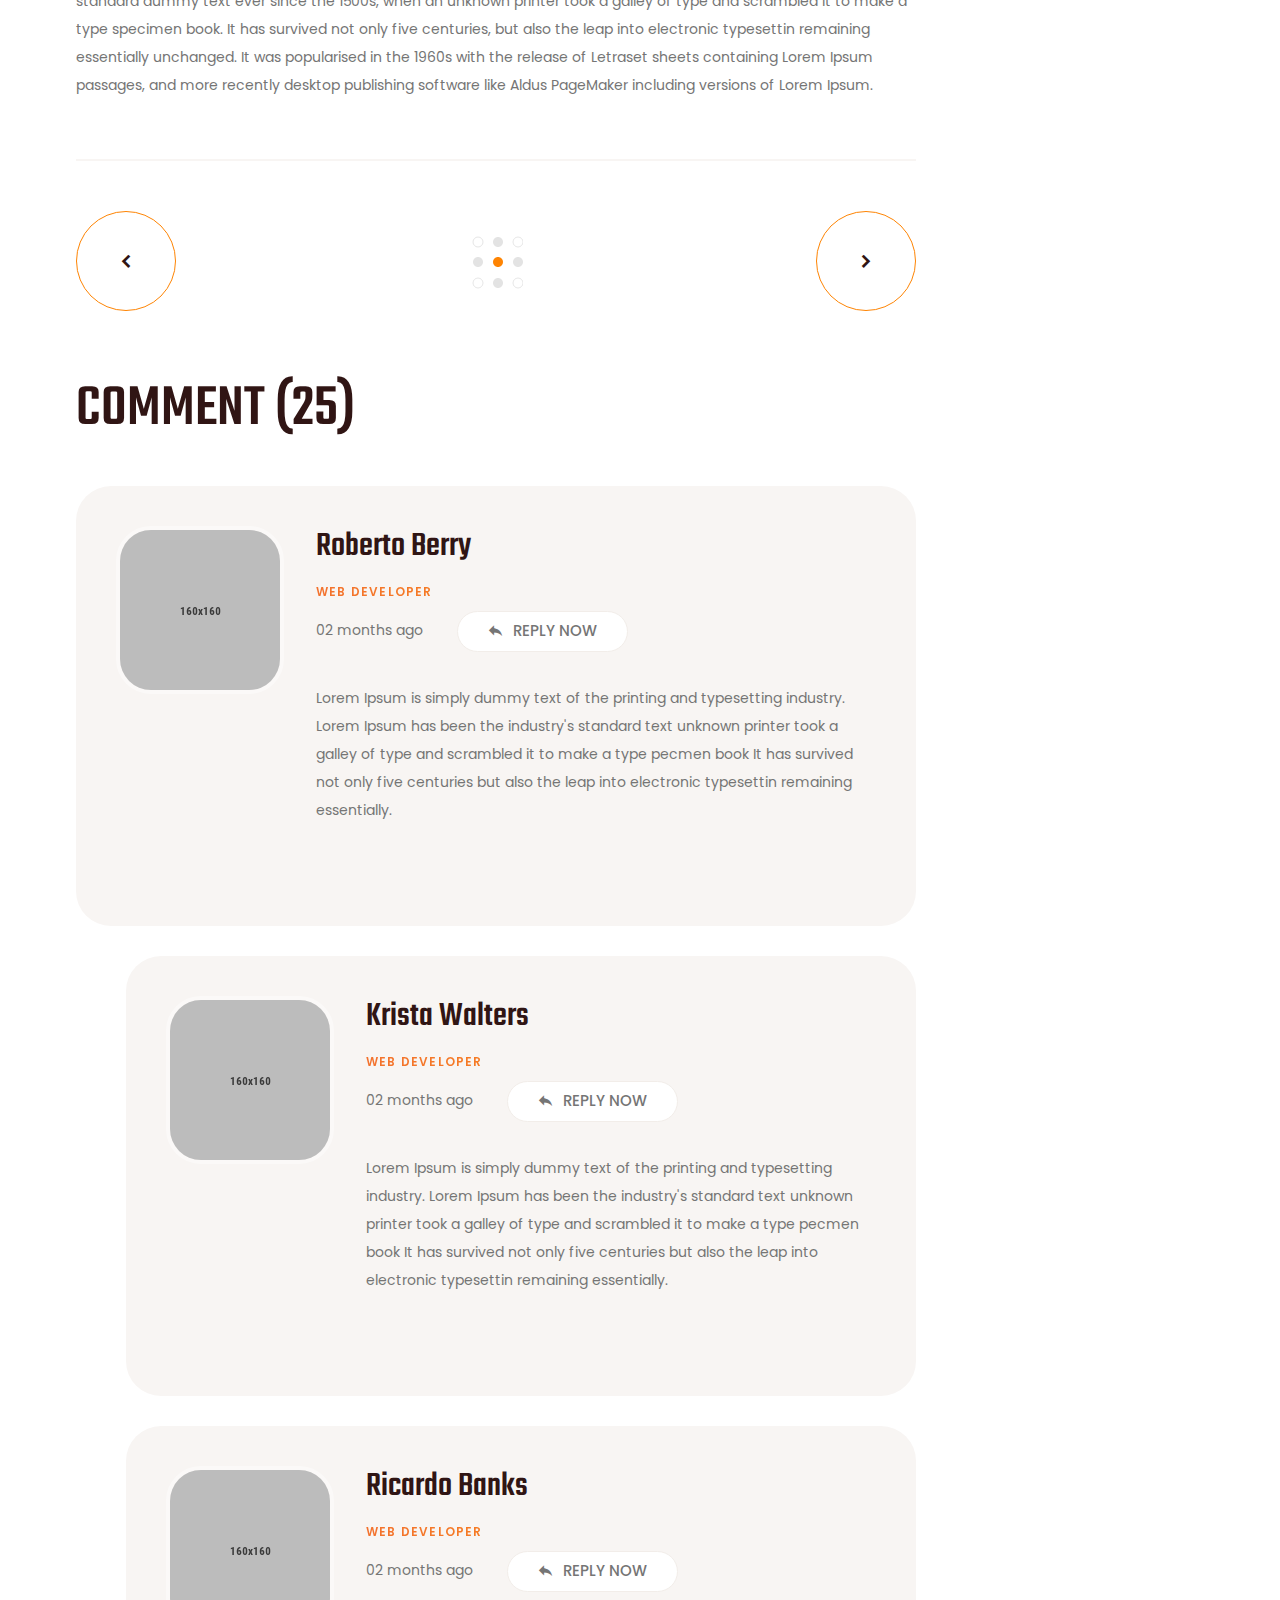
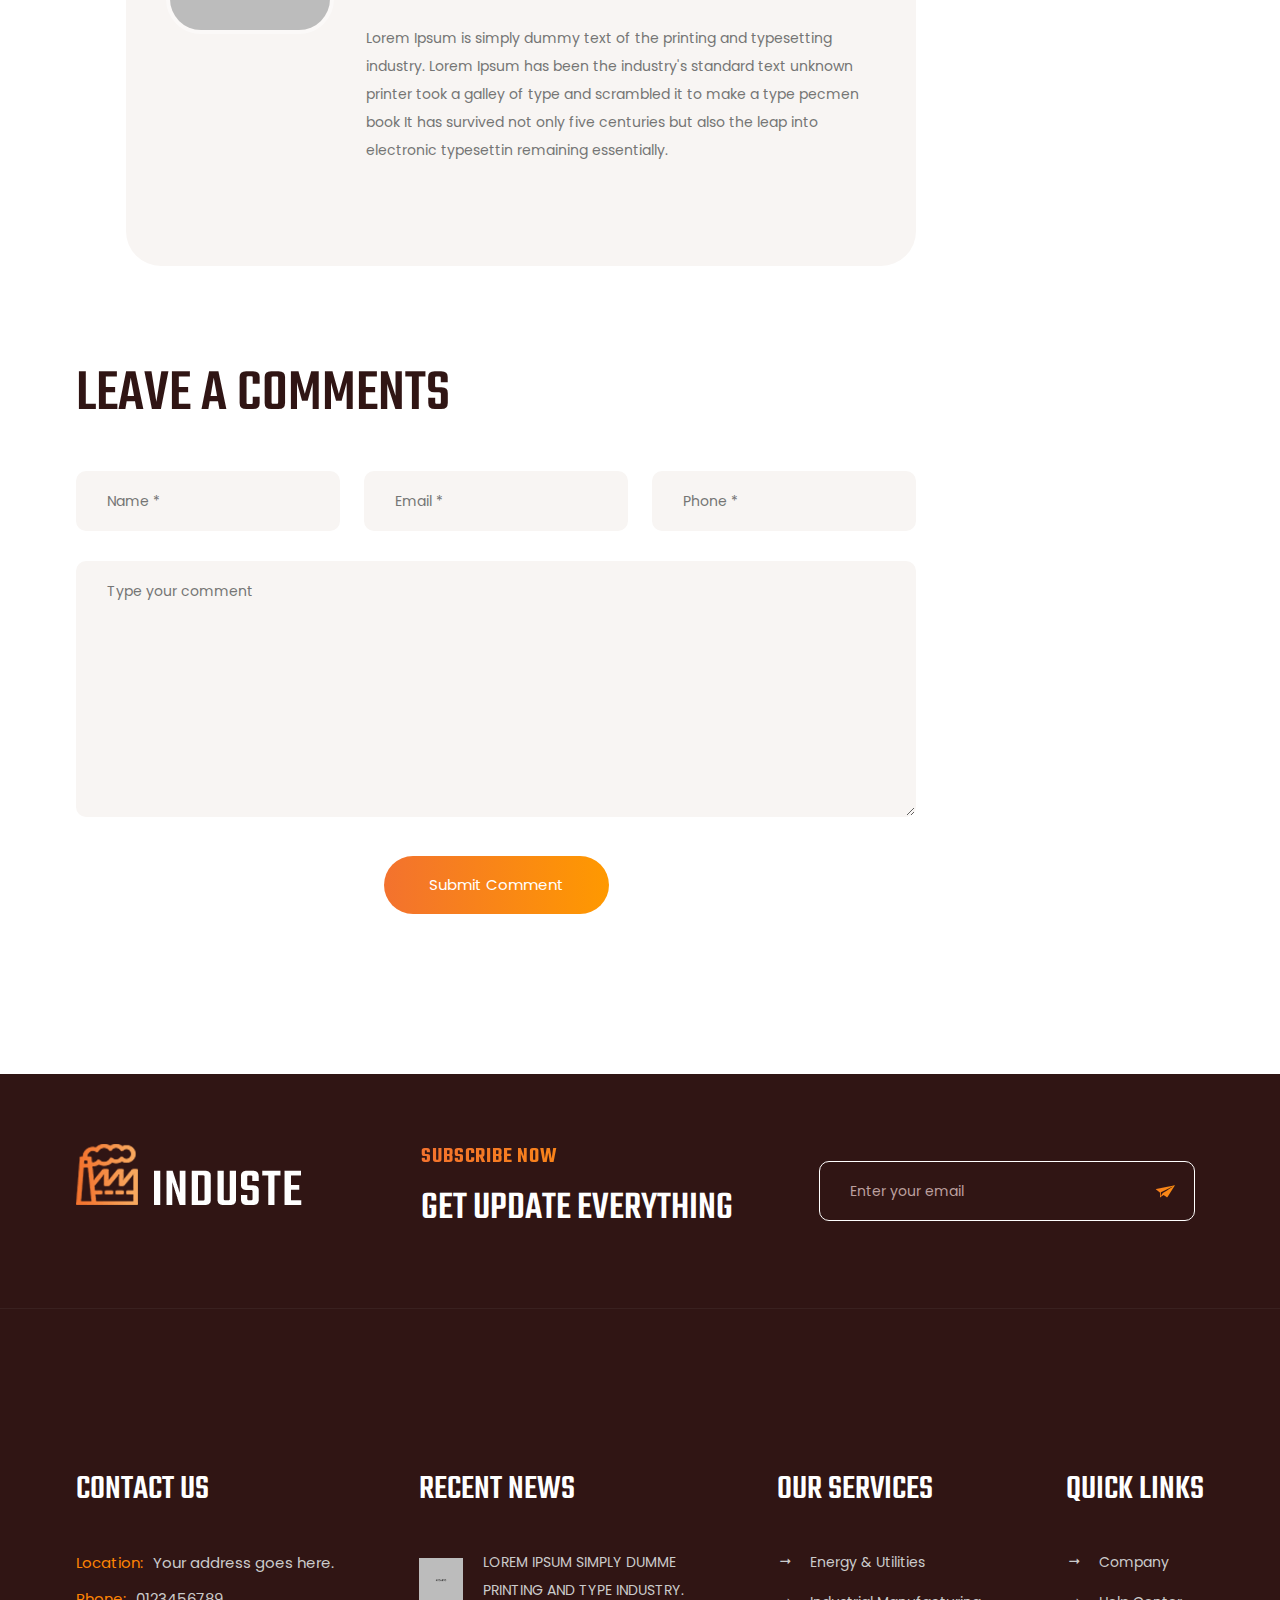
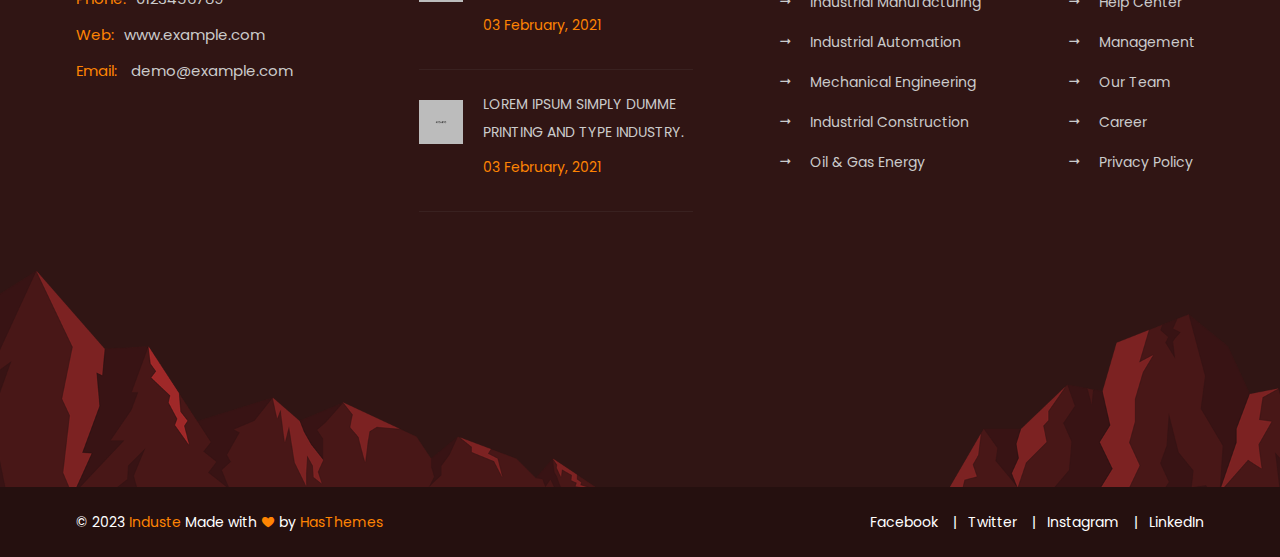
<file: blog-details-sidebar-right.html>
<!DOCTYPE html>
<html lang="zxx">

<head>
    <meta charset="UTF-8">
    <meta name="viewport" content="width=device-width, initial-scale=1.0">
    <meta http-equiv="X-UA-Compatible" content="ie=edge">
    <title> Industrial & Factory Bootstrap 5 Template</title>

    <!-- ::::::::::::::Favicon icon::::::::::::::-->
    <link rel="shortcut icon" href="assets/images/favicon.ico" type="image/png">

    <!-- Plugin CSS -->
    <link rel="stylesheet" href="assets/css/vendor/icofont.min.css">
    <link rel="stylesheet" href="assets/css/plugins/swiper-bundle.min.css">
    <link rel="stylesheet" href="assets/css/plugins/animate.css">
    <link rel="stylesheet" href="assets/css/plugins/nice-select.css">
    <link rel="stylesheet" href="assets/css/plugins/venobox.min.css">
    <link rel="stylesheet" href="assets/css/plugins/aos.min.css">
    <link rel="stylesheet" href="assets/css/style.css">
</head>

<body>

    <main class="main-wrapper">

        <!-- .....:::::: Start Header Section :::::.... -->
        <header class="header-section d-none d-lg-block">

            <!-- Start Header Top -->
            <div class="header-top">
                <div class="container">
                    <div class="row justify-content-between align-items-center">
                        <div class="col-auto">
                            <!-- Start Header Top Left  -->
                            <div class="header-top-left">
                                <p>Welcome to our company.</p>
                            </div>
                            <!-- End Header Top Left  -->
                        </div>
                        <div class="col-auto">
                            <!-- Start Header Top Right  -->
                            <div class="header-top-right">
                                <p> <span class="text">Opening Hours: </span> <span>Mon - Sat </span> || <span>08:00 am
                                        - 05:00 pm</span></p>
                            </div>
                            <!-- End Header Top Right  -->
                        </div>
                    </div>
                </div>
            </div>
            <!-- End Header Top -->

            <!-- Start Header Bottom -->
            <div class="header-bottom sticky-header">
                <div class="container">
                    <div class="row justify-content-between align-items-center">
                        <div class="col-auto">
                            <!-- Start Header Logo -->
                            <div class="logo"><a href="index.html"><img src="assets/images/logo/logo.png" alt=""></a>
                            </div>
                            <!-- End Header Logo -->
                        </div>
                        <div class="col-auto">
                            <!-- Start Header Logo -->
                            <ul class="header-nav">
                                <li><a href="index.html">Home</a></li>
                                <li class="has-dropdown">
                                    <a href="service-list.html">Service</a>
                                    <ul class="submenu">
                                        <li><a href="service-list.html">Services</a></li>
                                        <li><a href="service-details.html">Service Details</a></li>
                                    </ul>
                                </li>
                                <li class="has-dropdown">
                                    <a href="project-list.html">Project</a>
                                    <ul class="submenu">
                                        <li><a href="project-list.html">Project</a></li>
                                        <li><a href="project-details.html">Project Details</a></li>
                                    </ul>
                                </li>
                                <li class="has-dropdown">
                                    <a href="blog-list.html">Blog</a>
                                    <ul class="submenu">
                                        <li><a href="blog-list.html">Blog List Full Width</a></li>
                                        <li><a href="blog-list-sidebar-left.html">Blog List Left Sidebar</a></li>
                                        <li><a href="blog-list-sidebar-right.html">Blog List Right Sidebar</a></li>
                                        <li><a href="blog-details.html">Blog Details Full Width</a></li>
                                        <li><a href="blog-details-sidebar-left.html">Blog Details Left Sidebar</a></li>
                                        <li><a href="blog-details-sidebar-right.html">Blog Details Right Sidebar</a></li>
                                    </ul>
                                </li>
                                <li class="has-dropdown">
                                    <a href="#">Pages</a>
                                    <ul class="submenu">
                                        <li><a href="404-page.html">404 Page</a></li>
                                        <li><a href="price.html">Price</a></li>
                                        <li><a href="about.html">About Us</a></li>
                                    </ul>
                                </li>
                                <li><a href="contact.html">Contact</a></li>
                            </ul>
                            <!-- End Header Logo -->
                        </div>
                        <div class="col-auto">
                            <!-- Start Header Social Link -->
                            <ul class="social-link social-link-white">
                                <li><a target="_blank" href="https://example.com"><i class="icofont-facebook"></i></a>
                                </li>
                                <li><a target="_blank" href="https://example.com"><i class="icofont-twitter"></i></a>
                                </li>
                                <li><a target="_blank" href="https://example.com"><i class="icofont-skype"></i></a></li>
                            </ul>
                            <!-- Start Header Social Link -->
                        </div>
                    </div>
                </div>
            </div>
            <!-- End Header Bottom -->
        </header>
        <!-- .....:::::: End Header Section :::::.... -->

        <!-- .....:::::: Start Mobile Header Section :::::.... -->
        <div class="mobile-header d-block d-lg-none">
            <div class="container">
                <div class="row align-items-center justify-content-between">
                    <div class="col">
                        <div class="mobile-logo">
                        <a href="index.html"><img src="assets/images/logo/logo.png" alt=""></a>
                        </div>
                    </div>
                    <div class="col">
                        <div class="mobile-action-link text-end">
                        <a href="#mobile-menu-offcanvas" class="offcanvas-toggle offside-menu"><i class="icofont-navigation-menu"></i></a>
                        </div>
                    </div>
                </div>
            </div>
        </div>
        <!-- .....:::::: Start MobileHeader Section :::::.... -->

        <!--  Start Offcanvas Mobile Menu Section -->
        <div id="mobile-menu-offcanvas" class="offcanvas offcanvas-rightside offcanvas-mobile-menu-section">
            <!-- Start Offcanvas Header -->
            <div class="offcanvas-header text-end">
                <button class="offcanvas-close"><i class="icofont-close-line"></i></button>
            </div> <!-- End Offcanvas Header -->
            <!-- Start Offcanvas Mobile Menu Wrapper -->
            <div class="offcanvas-mobile-menu-wrapper">
                <!-- Start Mobile Menu  -->
                <div class="mobile-menu-bottom">
                    <!-- Start Mobile Menu Nav -->
                    <div class="offcanvas-menu">
                        <ul>
                            <li>
                                <a href="index.html"><span>Home</span></a>
                            </li>
                            <li>
                                <a href="#"><span>Services</span></a>
                                <ul class="mobile-sub-menu">
                                    <li><a href="service-list.html">Service List</a></li>
                                    <li><a href="service-details.html">Service Details</a></li>
                                </ul>
                            </li>
                            <li>
                                <a href="#"><span>Project</span></a>
                                <ul class="mobile-sub-menu">
                                    <li><a href="project-list.html">Project List</a></li>
                                    <li><a href="project-details.html">Project Details</a></li>
                                </ul>
                            </li>
                            <li>
                                <a href="#"><span>Blog</span></a>
                                <ul class="mobile-sub-menu">
                                    <li><a href="blog-list.html">Blog List Full Width</a></li>
                                    <li><a href="blog-list-sidebar-left.html">Blog List Left Sidebar</a></li>
                                    <li><a href="blog-list-sidebar-right.html">Blog List Right Sidebar</a></li>
                                    <li><a href="blog-details.html">Blog Details Full Width</a></li>
                                    <li><a href="blog-details-sidebar-left.html">Blog Details Left Sidebar</a></li>
                                    <li><a href="blog-details-sidebar-right.html">Blog Details Right Sidebar</a></li>
                                </ul>
                            </li>
                            <li>
                                <a href="#"><span>Pages</span></a>
                                <ul class="mobile-sub-menu">
                                    <li><a href="404-page.html">404 Page</a></li>
                                    <li><a href="price.html">Price</a></li>
                                    <li><a href="about.html">About Us</a></li>
                                </ul>
                            </li>
                            <li>
                                <a href="contact.html"><span>Contact</span></a>
                            </li>
                        </ul>
                    </div> <!-- End Mobile Menu Nav -->
                </div> <!-- End Mobile Menu -->

                <!-- Start Mobile contact Info -->
                <div class="mobile-contact-info text-center">
                    <ul class="social-link social-link-white">
                        <li><a target="_blank" href="https://example.com"><i class="icofont-facebook"></i></a>
                        </li>
                        <li><a target="_blank" href="https://example.com"><i class="icofont-twitter"></i></a>
                        </li>
                        <li><a target="_blank" href="https://example.com"><i class="icofont-skype"></i></a></li>
                    </ul>
                </div>
                <!-- End Mobile contact Info -->

            </div> <!-- End Offcanvas Mobile Menu Wrapper -->
        </div> 
        <!-- ...:::: End Offcanvas Mobile Menu Section:::... -->

        <!-- Offcanvas Overlay -->
        <div class="offcanvas-overlay"></div>

        <!-- .....:::::: Start Breadcrumb Section :::::.... -->
        <div class="breadcrumb-section">
            <div class="breadcrumb-wrapper">
                <div class="image"><img src="assets/images/background/breadcrumb.png" alt=""></div>
                <div class="container">
                    <div class="row">
                        <div class="col-12">
                            <div class="content">
                                <h2 class="title">Blog Details</h2>
                                <ol class="breadcrumb-link">
                                    <li><a href="blog-list.html">Blog</a></li>
                                    <li class="active" aria-current="page">Blog Details Sidebar Right</li>
                                </ol>
                            </div>
                        </div>
                    </div>
                </div>            
            </div>
        </div>
        <!-- .....:::::: End Breadcrumb Section :::::.... -->

         <!-- .....:::::: Start Blog Details Section :::::.... -->
         <div class="blog-details-section section-inner-gap">
             <div class="blog-details-box-wrapper">
                <div class="container">
                    <div class="row flex-lg-row-reverse flex-column-reverse">
                        <div class="col-lg-4 col-xl-3">
                            <!-- Start Sidebar Area -->
                            <div class="siderbar-section">
        
                                <!-- Start Single Sidebar Widget -->
                                <div class="sidebar-single-widget">
                                    <h6 class="sidebar-title">Search</h6>
                                    <div class="default-search-style">
                                        <input class="default-search-style-input-box" type="search" placeholder="Search...">
                                        <button class="default-search-style-input-btn" type="submit"><i class="icofont-search-2"></i></button>
                                    </div>
                                </div> <!-- End Single Sidebar Widget -->
        
                                <!-- Start Single Sidebar Widget -->
                                <div class="sidebar-single-widget">
                                    <h6 class="sidebar-title">CATEGORIES</h6>
                                    <div class="sidebar-content">
                                        <ul class="sidebar-menu">
                                            <li><a href="#">Mining</a></li>
                                            <li><a href="#">Industrial</a></li>
                                            <li><a href="#">Factory</a></li>
                                            <li><a href="#">Fuel</a></li>
                                            <li><a href="#"> Uncategorized</a></li>
                                        </ul>
                                    </div>
                                </div> <!-- End Single Sidebar Widget -->
        
                                <!-- Start Single Sidebar Widget -->
                                <div class="sidebar-single-widget">
                                    <h6 class="sidebar-title">Meta</h6>
                                    <div class="sidebar-content">
                                        <ul class="sidebar-menu">
                                            <li><a href="#">Log in</a></li>
                                            <li><a href="#">Entries feed</a></li>
                                            <li><a href="#">Comments feed</a></li>
                                            <li><a href="#">WordPress.org</a></li>
                                        </ul>
                                    </div>
                                </div> <!-- End Single Sidebar Widget -->
        
                                <!-- Start Single Sidebar Widget -->
                                <div class="sidebar-single-widget">
                                    <h6 class="sidebar-title">Project CATEGORIES</h6>
                                    <div class="sidebar-content">
                                        <ul class="sidebar-menu">
                                            <li>
                                                <ul class="sidebar-menu-collapse">
                                                    <!-- Start Single Menu Collapse List -->
                                                    <li class="sidebar-menu-collapse-list">
                                                        <div class="accordion">
                                                            <a href="#"  class="accordion-title collapsed" data-bs-toggle="collapse" data-bs-target="#men-fashion" aria-expanded="false">Mining <i class="icofont-simple-right"></i></a>
                                                            <div id="men-fashion" class="collapse">
                                                                <ul class="accordion-category-list">
                                                                    <li><a href="#">Coal</a></li>
                                                                    <li><a href="#">Diamond</a></li>
                                                                    <li><a href="#">Gold</a></li>
                                                                    <li><a href="#">Silver</a></li>
                                                                </ul>
                                                            </div>
                                                        </div>
                                                    </li> <!-- End Single Menu Collapse List -->
                                                </ul>
                                            </li>
                                            <li><a href="#">Fuel</a></li>
                                            <li><a href="#"> Power System</a></li>
                                            <li><a href="#">Industrial</a></li>
                                            <li><a href="#">Energy</a></li>
                                            <li><a href="#">Solar Power</a></li>
                                            <li><a href="#"> Uncategorized</a></li>
                                        </ul>
                                    </div>
                                </div> <!-- End Single Sidebar Widget -->
    
                                <!-- Start Single Sidebar Widget -->
                                <div class="sidebar-single-widget">
                                    <h6 class="sidebar-title">Tags</h6>
                                    <div class="sidebar-content">
                                        <div class="tag-link">
                                            <a href="#">Mining</a>
                                            <a href="#">Power</a>
                                            <a href="#">Electricity</a>
                                            <a href="#">Minarel</a>
                                        </div>
                                    </div>
                                </div> <!-- End Single Sidebar Widget -->
        
                            </div> <!-- End Sidebar Area -->
                        </div>
                        <div class="col-lg-8 col-xl-9">
                            <!-- Start Section Content -->
                            <div class="section-content section-content-space-small">
                                <h3 class="sub-title">Business plan will help you figure out how much money you’ll need to start.</h3>
                            </div>
                            <!-- End Section Content -->

                            <!-- Start Meta Group -->
                            <div class="meta-group d-flex justify-content-between flex-wrap mb-6">
                                <!-- Left Side Meta -->
                                <div class="meta-group-left">
                                    <ul class="blog-meta meta-box">
                                        <li><a href="#" class="date icon-space-right"><i  class="icofont-ui-calendar"></i> <span
                                            class="text">03.02.2021</span></a></li>
                                        <li><a href="#" class="like icon-space-right"><i
                                            class="icofont-heart"></i><span class="text">08K</span></a></li>
                                        <li><a href="#" class="comment icon-space-right"><i
                                            class="icofont-comment"></i><span class="text">15K</span></a></li>
                                    </ul>
                                </div>
                                <div class="meta-group-right">
                                    <ul class="meta-box d-flex flex-wrap">
                                        <li class="blog-tag meta-box-content">
                                            <span class="title icon-space-right"><i class="icofont-tag"></i>Tags:</span>
                                            <ul class="list-item">
                                                <li><a href="#">factory ,</a></li>
                                                <li><a href="#">industry ,</a></li>
                                                <li><a href="#">construction</a></li>
                                            </ul>
                                        </li>
                                        <li class="blog-social-link meta-box-content">
                                            <span class="title icon-space-right">Share:</span>
                                            <ul class="list-item">
                                                <li><a href="https://www.example.com" target="_blank"><i class="icofont-facebook"></i></a></li>
                                                <li><a href="https://www.example.com" target="_blank"><i class="icofont-skype"></i></a></li>
                                                <li><a href="https://www.example.com" target="_blank"><i class="icofont-twitter"></i></a></li>
                                                <li><a href="https://www.example.com" target="_blank"><i class="icofont-google-plus"></i></a></li>
                                            </ul>
                                        </li>
                                    </ul>
                                </div>
                            </div>
                            <!-- End Meta Group -->

                            <!-- Start Default Content -->
                            <div class="default-content border-bottom-thik">
                                <p>Lorem Ipsum is simply dummy text of the printing and typesetting industry. Lorem Ipsum has been the industry's standard dummy text ever since the 1500s, when an unknown printer took a galley of type and scrambled it to make a type specimen book. It has survived not only five centuries, but also the leap into electronic typesettin remaining essentially unchanged. It was popularised in the 1960s with the release of Letraset sheets containing Lorem Ipsum passages, and more recently desktop publishing software like Aldus PageMaker including versions of Lorem Ipsum.</p>
                                
                                <p>Lorem Ipsum is simply dummy text of the printing and typesetting industry. Lorem Ipsum has been the industry's standard dummy text ever since the 1500s, when an unknown printer took a galley of type and scrambled it to make a type specimen book. It has survived not only five centuries, but also the leap into electronic typesettin remaining essentially unchanged. It was popularised in the 1960s with the release of Letraset sheets containing Lorem Ipsum passages, and more recently desktop publishing software like Aldus PageMaker including versions of Lorem Ipsum.</p>
                                
                                <div class="blog-quote section-inner-bg m-tb-70">
                                <h4 class="blog-quote-text">
                                    Lorem Ipsum is simply dummy text of the printing and typesetting industry. Lorem Ipsum has been the industry standard dumm
                                    unknown printer took a galley of type and scrambled it to make a type specmen book It has survived not only five centuries but
                                    remaining essentially unchanged. It was popularised in the 1960s with the release of Letraset sheets containing Lorem Ipsum
                                    passages, and more recently including versions.
                                </h4> 
                                </div>

                                <p>Lorem Ipsum is simply dummy text of the printing and typesetting industry. Lorem Ipsum has been the industry's standard dummy text ever since the 1500s, when an unknown printer took a galley of type and scrambled it to make a type specimen book. It has survived not only five centuries, but also the leap into electronic typesettin remaining essentially unchanged. It was popularised in the 1960s with the release of Letraset sheets containing Lorem Ipsum passages, and more recently desktop publishing software like Aldus PageMaker including versions of Lorem Ipsum.</p>
                                
                                <p>Lorem Ipsum is simply dummy text of the printing and typesetting industry. Lorem Ipsum has been the industry's standard dummy text ever since the 1500s, when an unknown printer took a galley of type and scrambled it to make a type specimen book. It has survived not only five centuries, but also the leap into electronic typesettin remaining essentially unchanged. It was popularised in the 1960s with the release of Letraset sheets containing Lorem Ipsum passages, and more recently desktop publishing software like Aldus PageMaker including versions of Lorem Ipsum.</p>
                                
                                <p>Lorem Ipsum is simply dummy text of the printing and typesetting industry. Lorem Ipsum has been the industry's standard dummy text ever since the 1500s, when an unknown printer took a galley of type and scrambled it to make a type specimen book. It has survived not only five centuries, but also the leap into electronic typesettin remaining essentially unchanged. It was popularised in the 1960s with the release of Letraset sheets containing Lorem Ipsum passages, and more recently desktop publishing software like Aldus PageMaker including versions of Lorem Ipsum.</p>

                                <div class="image img-responsive m-tb-70">
                                    <img src="assets/images/blog/blog-single-1.png" alt="">
                                </div>

                                <p>Lorem Ipsum is simply dummy text of the printing and typesetting industry. Lorem Ipsum has been the industry's standard dummy text ever since the 1500s, when an unknown printer took a galley of type and scrambled it to make a type specimen book. It has survived not only five centuries, but also the leap into electronic typesettin remaining essentially unchanged. It was popularised in the 1960s with the release of Letraset sheets containing Lorem Ipsum passages, and more recently desktop publishing software like Aldus PageMaker including versions of Lorem Ipsum.</p>
                                
                                <p>Lorem Ipsum is simply dummy text of the printing and typesetting industry. Lorem Ipsum has been the industry's standard dummy text ever since the 1500s, when an unknown printer took a galley of type and scrambled it to make a type specimen book. It has survived not only five centuries, but also the leap into electronic typesettin remaining essentially unchanged. It was popularised in the 1960s with the release of Letraset sheets containing Lorem Ipsum passages, and more recently desktop publishing software like Aldus PageMaker including versions of Lorem Ipsum.</p>
                                
                                <p>Lorem Ipsum is simply dummy text of the printing and typesetting industry. Lorem Ipsum has been the industry's standard dummy text ever since the 1500s, when an unknown printer took a galley of type and scrambled it to make a type specimen book. It has survived not only five centuries, but also the leap into electronic typesettin remaining essentially unchanged. It was popularised in the 1960s with the release of Letraset sheets containing Lorem Ipsum passages, and more recently desktop publishing software like Aldus PageMaker including versions of Lorem Ipsum.</p>
                            </div>
                            <!-- End Default Content -->

                            <!-- Start Data Nav Arrow - Prev, Next -->
                            <div class="data-nav-arrow-box m-tb-70">
                                <a href="#" class="data-nav-arrow prev"><i class="icofont-simple-left"></i></a>
                                <a href="#" class="data-nav-arrow next"><i class="icofont-simple-right"></i></a>
                            </div>
                            <!-- End Data Nav Arrow - Prev, Next -->

                            <!--  Start Comment Area-->
                            <div class="comment-area ">
                                <div class="row">
                                    <div class="col-12">
                                        <!-- Start Section Content -->
                                        <div class="section-content section-content-space-small">
                                            <h3 class="sub-title">COMMENT (25)</h3>
                                        </div>
                                        <!-- End Section Content -->
                                    </div>
                                </div>

                                <div class="comment-wrapper">
                                <div class="row">
                                    <div class="col-12">
                                        <ul class="comment-group">
                                            <li class="comment-single-item">
                                                <div class="comment-box d-flex flex-column flex-lg-row align-items-start">
                                                    <div class="image">
                                                        <img src="assets/images/user/user-1.png" alt="">
                                                    </div>
                                                    <div class="content">
                                                        <div class="top d-flex flex-column flex-xxl-row justify-content-between align-items-xxl-center">
                                                            <div class="user-profile left">
                                                                <h3 class="name">Roberto Berry</h3>
                                                                <p class="designation text-gradient">WEB DEVELOPER</p>
                                                            </div>
                                                            <div class="right">
                                                                <span class="comment-time">02 months ago</span>
                                                                <a href="#" class="btn btn-sm btn-outline-secondary text-uppercase icon-space-right"><i class="icofont-reply"></i>REPLY NOW</a>
                                                            </div>
                                                        </div>
                                                        <div class="bottom">
                                                            <div class="default-content">
                                                                <p>Lorem Ipsum is simply dummy text of the printing and typesetting industry. Lorem Ipsum has been the industry's standard text unknown printer took a galley of type and scrambled it to make a type pecmen book It has survived not only five centuries but also the leap into electronic typesettin remaining essentially.</p>
                                                            </div>
                                                        </div>
                                                    </div>
                                                </div>
                                            </li>
                                            <li class="comment-single-item comment-single-item-reply">
                                                <div class="comment-box d-flex flex-column flex-lg-row align-items-start">
                                                    <div class="image">
                                                        <img src="assets/images/user/user-2.png" alt="">
                                                    </div>
                                                    <div class="content">
                                                        <div class="top d-flex flex-column flex-xxl-row justify-content-between align-items-xxl-start">
                                                            <div class="user-profile left">
                                                                <h3 class="name">Krista Walters</h3>
                                                                <p class="designation text-gradient">WEB DEVELOPER</p>
                                                            </div>
                                                            <div class="right">
                                                                <span class="comment-time">02 months ago</span>
                                                                <a href="#" class="btn btn-sm btn-outline-secondary text-uppercase icon-space-right"><i class="icofont-reply"></i>REPLY NOW</a>
                                                            </div>
                                                        </div>
                                                        <div class="bottom">
                                                            <div class="default-content">
                                                                <p>Lorem Ipsum is simply dummy text of the printing and typesetting industry. Lorem Ipsum has been the industry's standard text unknown printer took a galley of type and scrambled it to make a type pecmen book It has survived not only five centuries but also the leap into electronic typesettin remaining essentially.</p>
                                                            </div>
                                                        </div>
                                                    </div>
                                                </div>
                                            </li>
                                            <li class="comment-single-item comment-single-item-reply">
                                                <div class="comment-box d-flex flex-column flex-lg-row align-items-start">
                                                    <div class="image">
                                                        <img src="assets/images/user/user-3.png" alt="">
                                                    </div>
                                                    <div class="content">
                                                        <div class="top d-flex flex-column flex-xxl-row justify-content-between align-items-xxl-start">
                                                            <div class="user-profile left">
                                                                <h3 class="name">Ricardo Banks</h3>
                                                                <p class="designation text-gradient">WEB DEVELOPER</p>
                                                            </div>
                                                            <div class="right">
                                                                <span class="comment-time">02 months ago</span>
                                                                <a href="#" class="btn btn-sm btn-outline-secondary text-uppercase icon-space-right"><i class="icofont-reply"></i>REPLY NOW</a>
                                                            </div>
                                                        </div>
                                                        <div class="bottom">
                                                            <div class="default-content">
                                                                <p>Lorem Ipsum is simply dummy text of the printing and typesetting industry. Lorem Ipsum has been the industry's standard text unknown printer took a galley of type and scrambled it to make a type pecmen book It has survived not only five centuries but also the leap into electronic typesettin remaining essentially.</p>
                                                            </div>
                                                        </div>
                                                    </div>
                                                </div>
                                            </li>
                                        </ul>
                                    </div>
                                </div>
                                </div>
                            </div>
                            <!-- End Comment  Area-->

                            <!--  Start Comments Form -->
                            <div class="comment-form p-t-100">
                                <div class="row">
                                    <div class="col-12">
                                        <!-- Start Section Content -->
                                        <div class="section-content section-content-space-small">
                                            <h3 class="sub-title">LEAVE A COMMENTS</h3>
                                        </div>
                                        <!-- End Section Content -->
                                    </div>
                                    <div class="col-12">
                                        <div class="default-form-wrapper">
                                            <form class="form-group" action="#" method="post">
                                                <div class="row mb-n6">
                                                    <div class="col-xl-4 col-md-4 col-12 mb-6">
                                                        <!-- Start Form Group Single Item -->
                                                        <div class="form-group-single-item form-group-single-item-inner-bg">
                                                            <input type="text" placeholder="Name *" required="required">
                                                        </div>
                                                        <!-- End Form Group Single Item -->
                                                    </div>
                                                    <div class="col-xl-4 col-md-4 col-12 mb-6">
                                                        <!-- Start Form Group Single Item -->
                                                        <div class="form-group-single-item form-group-single-item-inner-bg">
                                                            <input id="email" type="email" placeholder="Email *" required="required">
                                                        </div>
                                                        <!-- End Form Group Single Item -->
                                                    </div>
                                                    <div class="col-xl-4 col-md-4 col-12 mb-6">
                                                        <!-- Start Form Group Single Item -->
                                                        <div class="form-group-single-item form-group-single-item-inner-bg">
                                                            <input id="phone" type="tel" placeholder="Phone *" required="required">
                                                        </div>
                                                        <!-- End Form Group Single Item -->
                                                    </div>
                                                    <div class="col-12 mb-6">
                                                        <!-- Start Form Group Single Item -->
                                                        <div class="form-group-single-item form-group-single-item-inner-bg">
                                                            <textarea rows="8" placeholder="Type your comment"></textarea>
                                                        </div>
                                                        <!-- End Form Group Single Item -->
                                                    </div>
                                                    <div class="col-12 mb-6 text-center">
                                                        <button type="submit" class="btn btn-lg btn-primary"> Submit Comment </button>
                                                    </div>
                                                </div>
                                            </form>
                                        </div>
                                    </div>
                                </div>
                            </div>
                            <!--  End Comments Section  -->
                        </div>
                    </div>
                </div>
             </div>
         </div>
         <!-- .....:::::: End Blog Details Section :::::.... -->
         

        <!-- .....:::::: Start Footer Section :::::.... -->
        <footer class="footer-section footer-bg">
            <!-- Start Footer Top -->
            <div class="footer-top">
                <div class="container">
                    <div class="footer-top-wrapper">
                        <!-- Start Footer Logo -->
                        <a href="index.html" class="logo">
                            <img class="img-fluid" src="assets/images/logo/logo-dark.png" alt="">
                        </a>
                        <!-- End Footer Logo -->

                        <!-- Start Footer Newsletter -->
                        <div class="newsletter">
                            <div class="content">
                                <h4 class="title-tag text-gradient">SUBSCRIBE NOW</h4>
                                <h3 class="sub-title">GET UPDATE EVERYTHING</h3>
                            </div>
                            <div class="newsletter-form">
                                <form class="newsletter-form-group" action="#" method="post">
                                    <input type="email" placeholder="Enter your email" required>
                                    <button class="newsletter-submit-btn text-gradient" type="submit"><i class="icofont-paper-plane"></i></button>
                                </form>
                            </div>
                        </div>
                        <!-- Start Footer Newsletter -->
                        <!-- <div class="bg-color-dark-red"></div> -->
                    </div>
                </div>
                <div class="bg-color-bold-red"></div>
            </div>
            <!-- Start Footer Top -->

            <!-- Start Footer Center -->
            <div class="footer-center section-top-space">
                <div class="container">
                    <div class="row justify-content-xl-between">
                        <div class="col-xl-auto col-md-6 col-12">
                            <div class="footer-widget-single-item">
                                <h3 class="title">CONTACT US</h3>

                                <ul class="footer-about">
                                    <li>
                                        <div class="text"><span class="text-marker">Location:</span>Your address goes here.</div>
                                    </li>
                                    <li>
                                        <div class="text"><span class="text-marker">Phone:</span><a href="tel:+0123456789">0123456789</a></div>
                                    </li>
                                    <li>
                                        <div class="text"><span class="text-marker">Web:</span><a href="https://www.example.com">www.example.com</a></div>
                                    </li>
                                    <li>
                                        <div class="text"><span class="text-marker">Email:</span> <a href="mailto:demo@example.com">demo@example.com</a> </div>
                                    </li>
                                </ul>
                            </div>
                        </div>
                        <div class="col-xl-auto col-md-6 col-12">
                            <div class="footer-widget-single-item">
                                <h3 class="title">RECENT NEWS</h3>

                                <ul class="footer-blog">
                                    <li>
                                        <a href="blog-details.html" class="image">
                                            <img src="assets/images/blog/blog-list-img-1.png" alt="">
                                        </a>
                                        <div class="content">
                                            <a class="title" href="blog-details.html">Lorem Ipsum simply dumme printing and type industry.</a>
                                            <span class="date">03 February, 2021</span>
                                        </div>
                                    </li>
                                    <li>
                                        <a href="blog-details.html" class="image">
                                            <img src="assets/images/blog/blog-list-img-1.png" alt="">
                                        </a>
                                        <div class="content">
                                            <a class="title" href="blog-details.html">Lorem Ipsum simply dumme printing and type industry.</a>
                                            <span class="date">03 February, 2021</span>
                                        </div>
                                    </li>
                                    
                                </ul>
                            </div>
                        </div>
                        <div class="col-xl-auto col-md-6 col-12">
                            <div class="footer-widget-single-item">
                                <h3 class="title">OUR SERVICES</h3>
                                <ul class="footer-nav">
                                    <li><a href="#">Energy & Utilities</a></li>
                                    <li><a href="#">Industrial Manufacturing</a></li>
                                    <li><a href="#">Industrial Automation</a></li>
                                    <li><a href="#">Mechanical Engineering</a></li>
                                    <li><a href="#">Industrial Construction</a></li>
                                    <li><a href="#">Oil & Gas Energy</a></li>
                                </ul>
                            </div>
                        </div>
                        <div class="col-xl-auto col-md-6 col-12">
                            <div class="footer-widget-single-item">
                                <h3 class="title">QUICK LINKS</h3>
                                <ul class="footer-nav">
                                    <li><a href="#">Company</a></li>
                                    <li><a href="#">Help Center</a></li>
                                    <li><a href="#">Management</a></li>
                                    <li><a href="#">Our Team</a></li>
                                    <li><a href="#">Career</a></li>
                                    <li><a href="#">Privacy Policy</a></li>
                                </ul>
                            </div>
                        </div>
                    </div>
                </div>
            </div>
            <!-- Start Footer Center -->

            <!-- Start Footer Bottom -->
            <div class="footer-bottom ">
                <div class="container">
                    <div class="row justify-content-md-between justify-content-center align-items-center flex-column-reverse flex-md-row">
                        <div class="col-auto">
                            <div class="footer-bottom-left">
                                <div class="footer-copyright">
                                    <p class="copyright-text">&copy; 2023 <a href="index.html">Induste</a> Made with <i class="icofont-heart"></i> by <a href="https://hasthemes.com/" target="_blank">HasThemes</a> </p>
                                </div>
                            </div>
                        </div>
                        <div class="col-auto">
                            <div class="footer-bottom-right">
                                <ul class="footer-soacial">
                                    <li><a href="https://www.example.com" target="_blank">Facebook</a></li>
                                    <li><a href="https://www.example.com" target="_blank">Twitter</a></li>
                                    <li><a href="https://www.example.com" target="_blank">Instagram</a></li>
                                    <li><a href="https://www.example.com" target="_blank">LinkedIn</a></li>
                                </ul>
                            </div>
                        </div>
                    </div>
                </div>
            </div>
            <!-- Start Footer Bottom -->
        </footer>
        <!-- .....:::::: End Footer Section :::::.... -->

    </main>

    <!-- material-scrolltop button -->
    <button class="material-scrolltop" type="button"></button>


    <!-- ::::::::::::::All JS Files here :::::::::::::: -->
    <script src="assets/js/vendor/modernizr-3.11.2.min.js"></script>
    <script src="assets/js/vendor/jquery-3.6.0.min.js"></script>
    <script src="assets/js/vendor/jquery-migrate-3.3.0.min.js"></script>
    <script src="assets/js/vendor/bootstrap.min.js"></script>
    <script src="assets/js/vendor/jquery-ui.min.js"></script>

    <!--Plugins JS-->
    <script src="assets/js/plugins/swiper-bundle.min.js"></script>
    <script src="assets/js/plugins/material-scrolltop.js"></script>
    <script src="assets/js/plugins/jquery.nice-select.min.js"></script>
    <script src="assets/js/plugins/images-loaded.min.js"></script>
    <script src="assets/js/plugins/isotope.pkgd.min.js"></script>
    <script src="assets/js/plugins/venobox.min.js"></script>
    <script src="assets/js/plugins/aos.min.js"></script>
    <script src="assets/js/plugins/parallax.js"></script>
    <script src="assets/js/plugins/ajax-mail.js"></script>
    <script src="assets/js/plugins/waypoint.js"></script>
    <script src="assets/js/plugins/counter.js"></script>
    <script src="assets/js/main.js"></script>

</body>

</html>
</file>
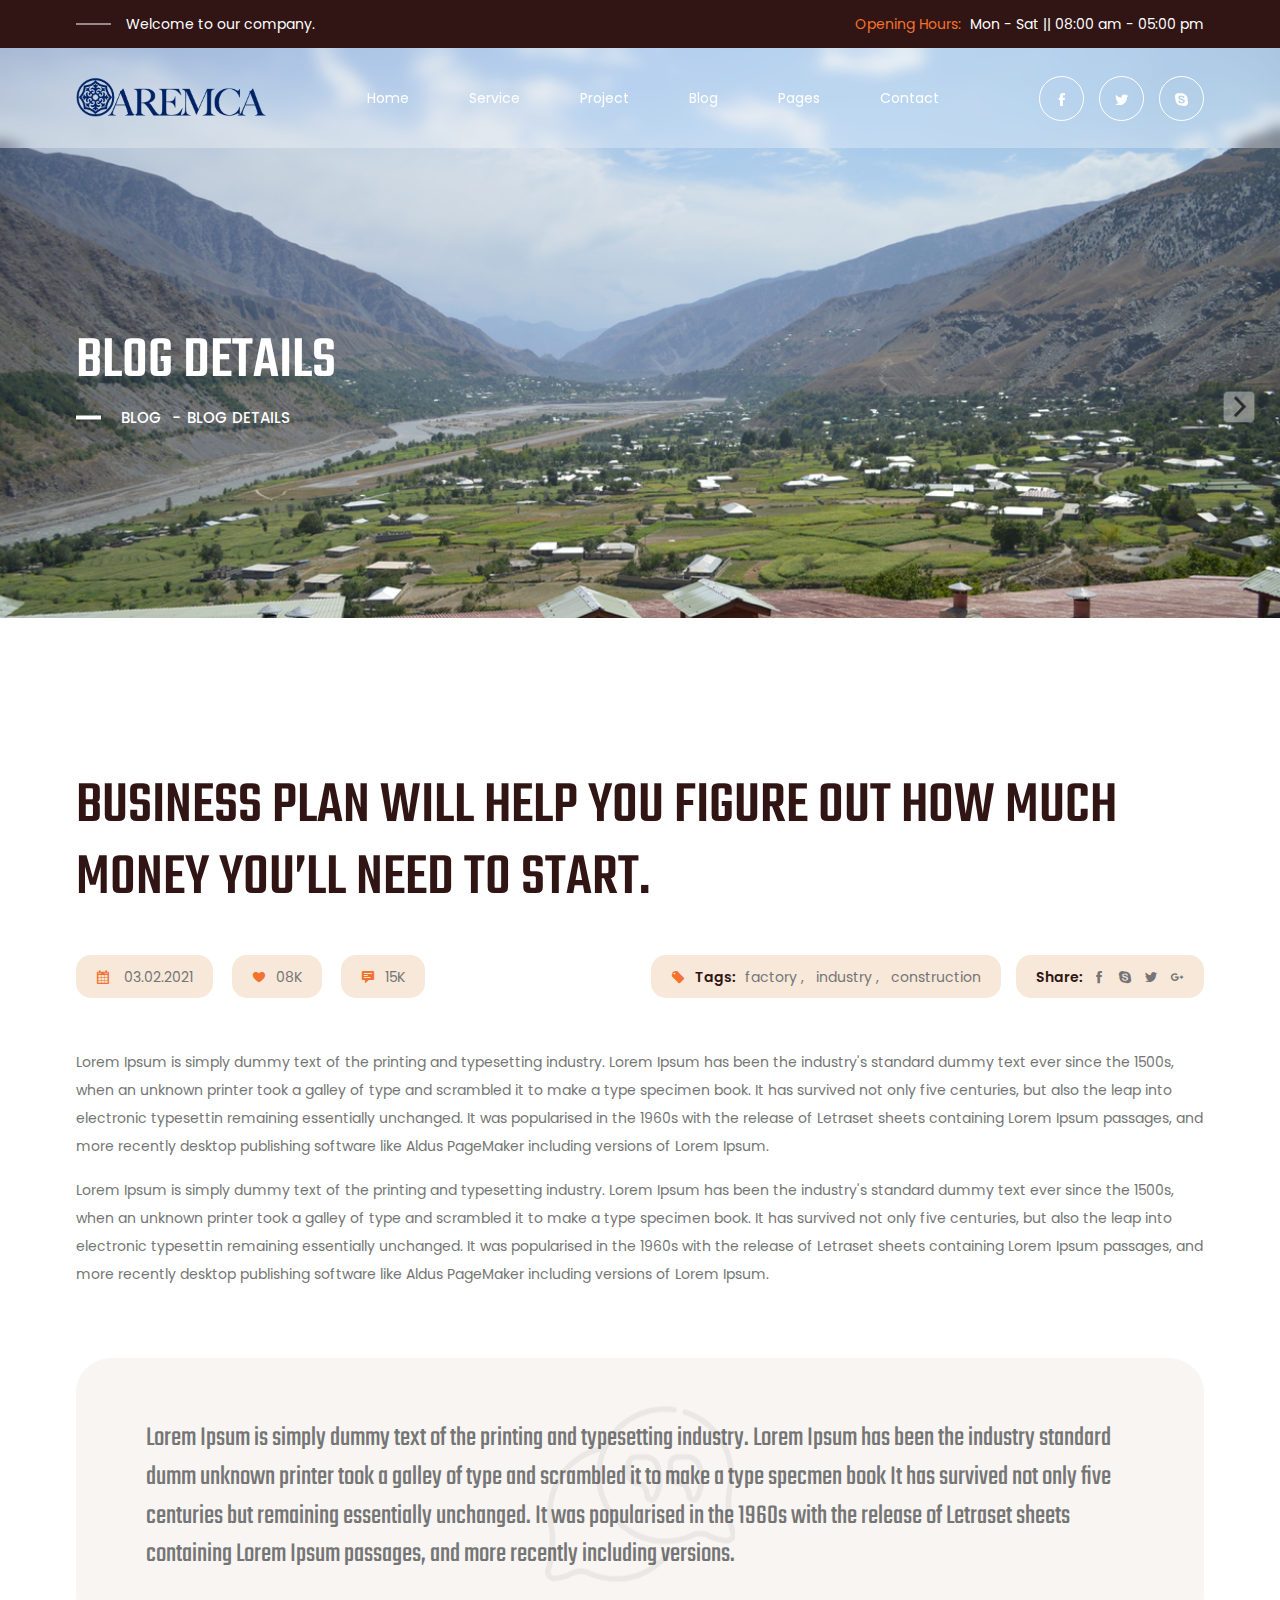
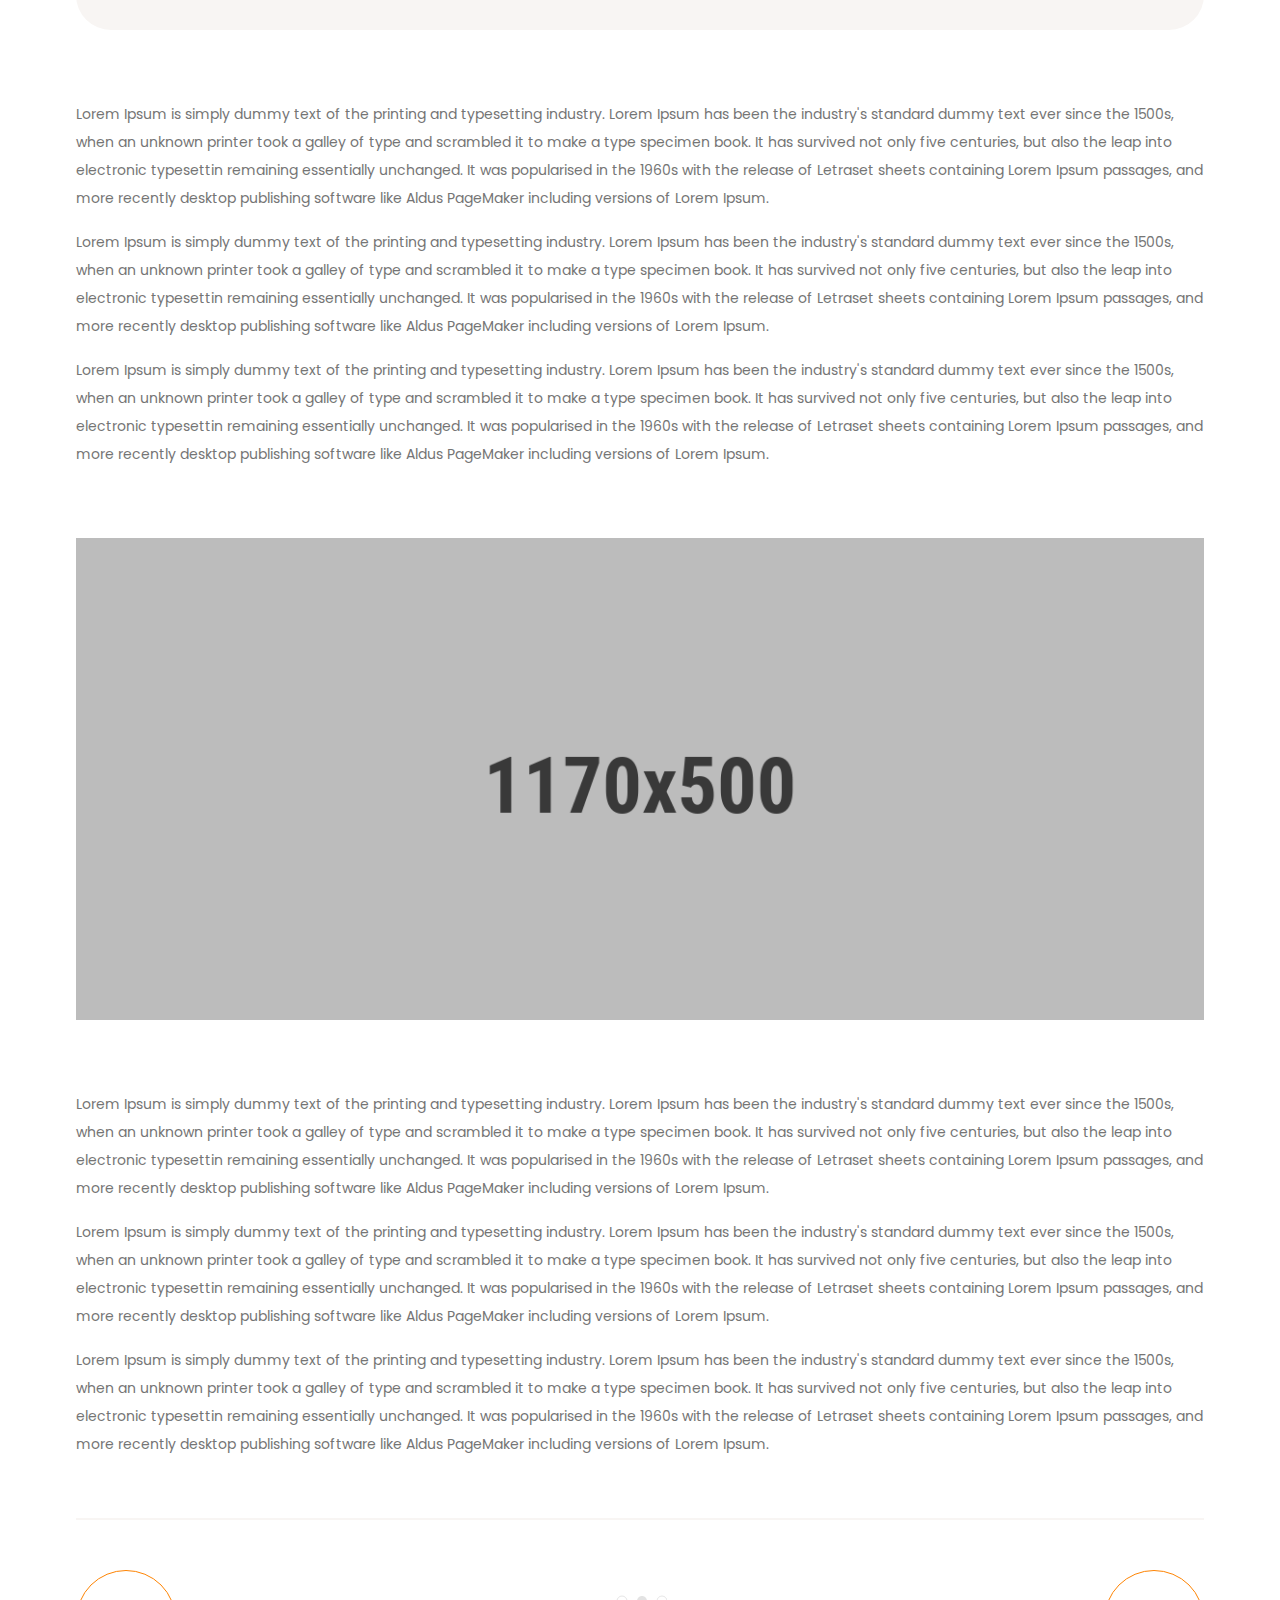
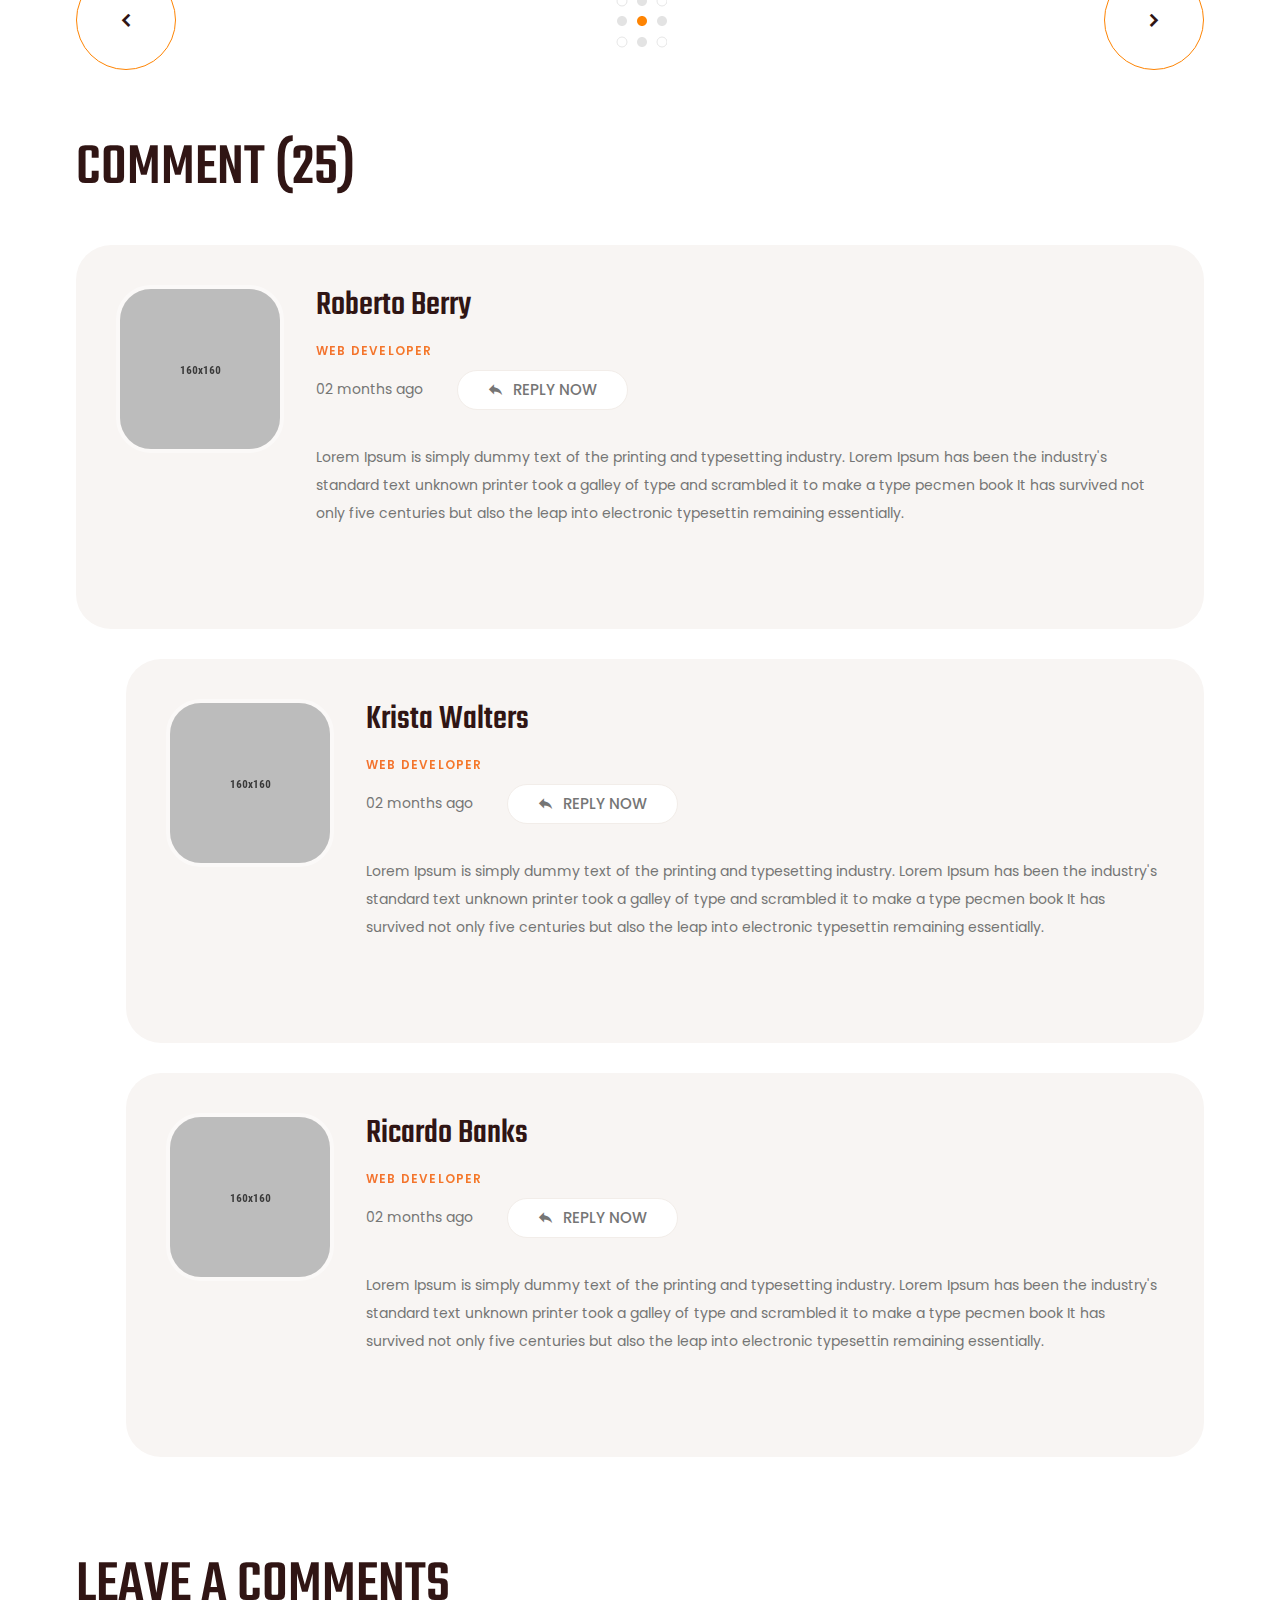
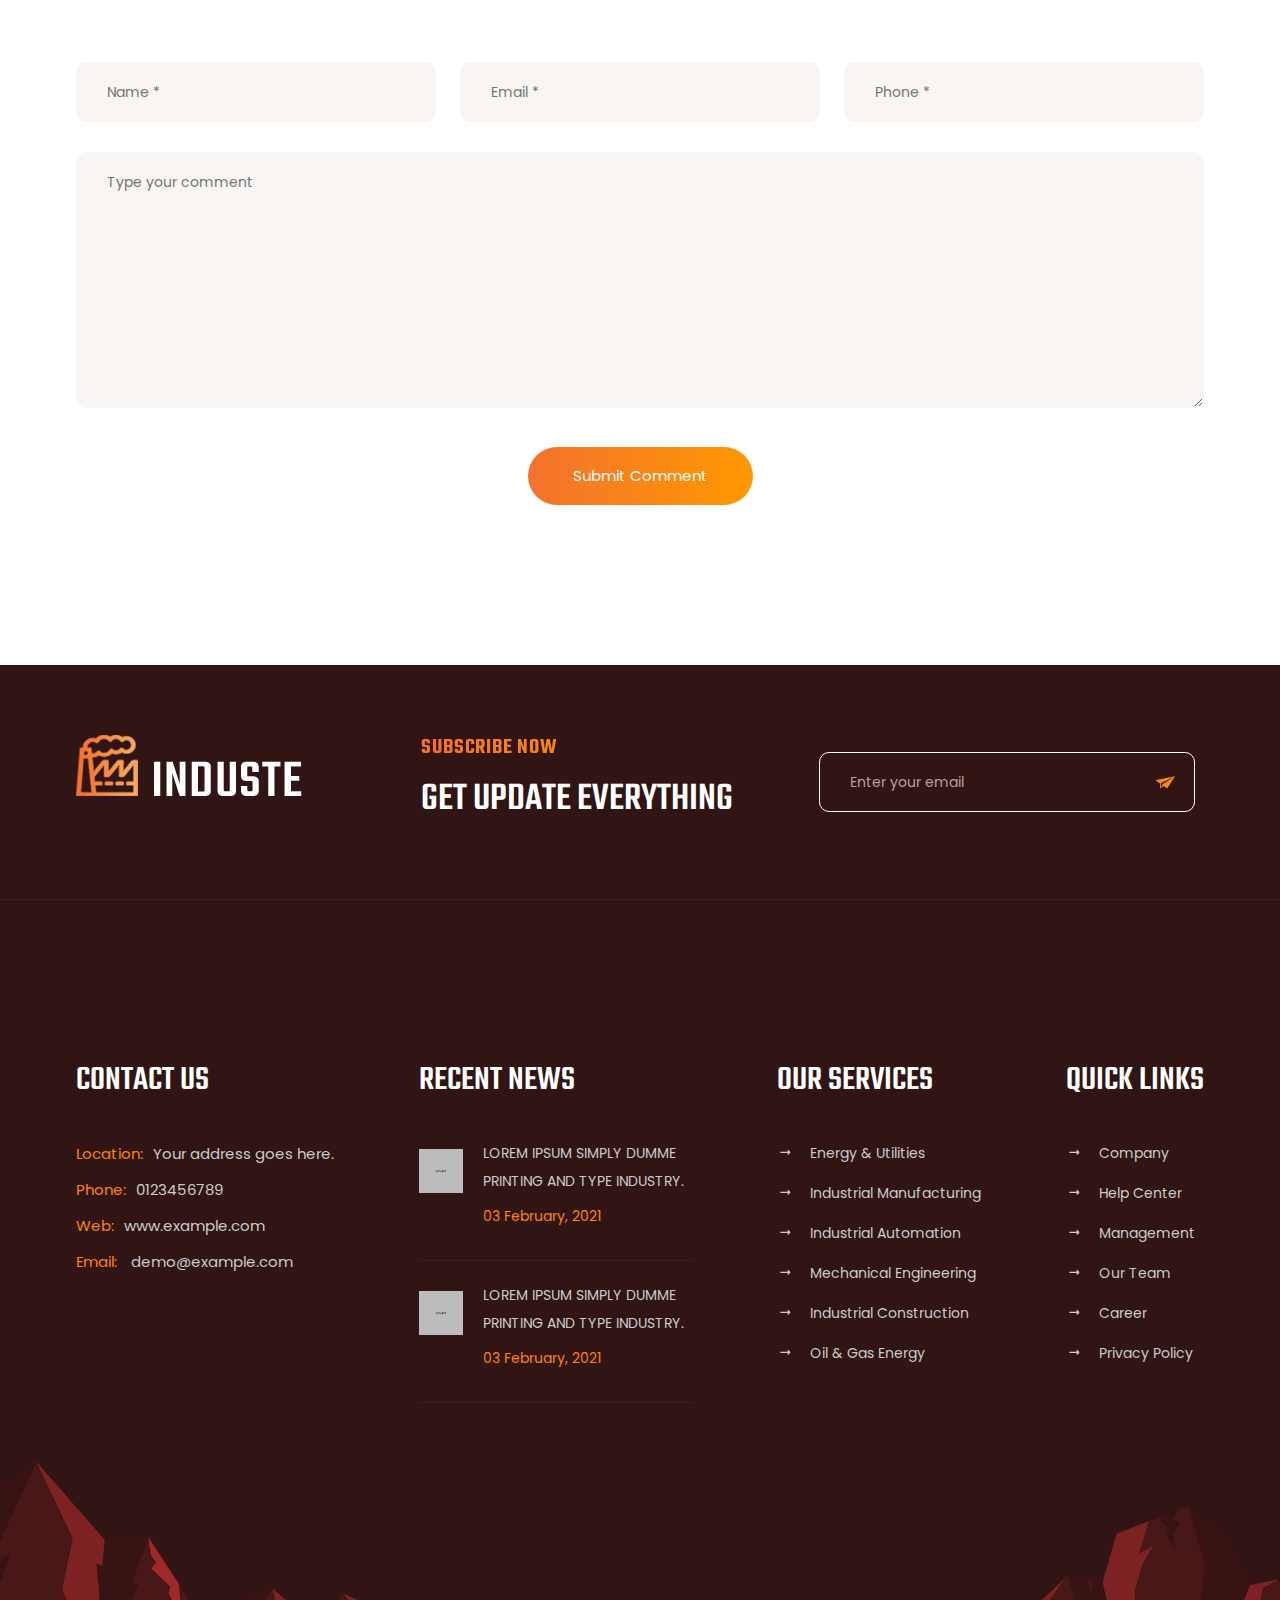
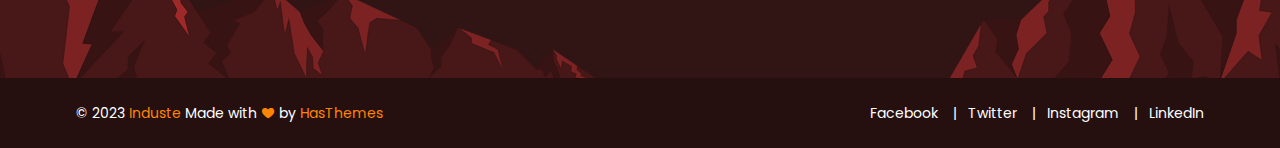
<file: blog-details.html>
<!DOCTYPE html>
<html lang="zxx">

<head>
    <meta charset="UTF-8">
    <meta name="viewport" content="width=device-width, initial-scale=1.0">
    <meta http-equiv="X-UA-Compatible" content="ie=edge">
    <title> Industrial & Factory Bootstrap 5 Template</title>

    <!-- ::::::::::::::Favicon icon::::::::::::::-->
    <link rel="shortcut icon" href="assets/images/favicon.ico" type="image/png">

    <!-- Plugin CSS -->
    <link rel="stylesheet" href="assets/css/vendor/icofont.min.css">
    <link rel="stylesheet" href="assets/css/plugins/swiper-bundle.min.css">
    <link rel="stylesheet" href="assets/css/plugins/animate.css">
    <link rel="stylesheet" href="assets/css/plugins/nice-select.css">
    <link rel="stylesheet" href="assets/css/plugins/venobox.min.css">
    <link rel="stylesheet" href="assets/css/plugins/aos.min.css">
    <link rel="stylesheet" href="assets/css/style.css">
</head>

<body>

    <main class="main-wrapper">

        <!-- .....:::::: Start Header Section :::::.... -->
        <header class="header-section d-none d-lg-block">

            <!-- Start Header Top -->
            <div class="header-top">
                <div class="container">
                    <div class="row justify-content-between align-items-center">
                        <div class="col-auto">
                            <!-- Start Header Top Left  -->
                            <div class="header-top-left">
                                <p>Welcome to our company.</p>
                            </div>
                            <!-- End Header Top Left  -->
                        </div>
                        <div class="col-auto">
                            <!-- Start Header Top Right  -->
                            <div class="header-top-right">
                                <p> <span class="text">Opening Hours: </span> <span>Mon - Sat </span> || <span>08:00 am
                                        - 05:00 pm</span></p>
                            </div>
                            <!-- End Header Top Right  -->
                        </div>
                    </div>
                </div>
            </div>
            <!-- End Header Top -->

            <!-- Start Header Bottom -->
            <div class="header-bottom sticky-header">
                <div class="container">
                    <div class="row justify-content-between align-items-center">
                        <div class="col-auto">
                            <!-- Start Header Logo -->
                            <div class="logo"><a href="index.html"><img src="assets/images/logo/logo.png" alt=""></a>
                            </div>
                            <!-- End Header Logo -->
                        </div>
                        <div class="col-auto">
                            <!-- Start Header Logo -->
                            <ul class="header-nav">
                                <li><a href="index.html">Home</a></li>
                                <li class="has-dropdown">
                                    <a href="service-list.html">Service</a>
                                    <ul class="submenu">
                                        <li><a href="service-list.html">Services</a></li>
                                        <li><a href="service-details.html">Service Details</a></li>
                                    </ul>
                                </li>
                                <li class="has-dropdown">
                                    <a href="project-list.html">Project</a>
                                    <ul class="submenu">
                                        <li><a href="project-list.html">Project</a></li>
                                        <li><a href="project-details.html">Project Details</a></li>
                                    </ul>
                                </li>
                                <li class="has-dropdown">
                                    <a href="blog-list.html">Blog</a>
                                    <ul class="submenu">
                                        <li><a href="blog-list.html">Blog List Full Width</a></li>
                                        <li><a href="blog-list-sidebar-left.html">Blog List Left Sidebar</a></li>
                                        <li><a href="blog-list-sidebar-right.html">Blog List Right Sidebar</a></li>
                                        <li><a href="blog-details.html">Blog Details Full Width</a></li>
                                        <li><a href="blog-details-sidebar-left.html">Blog Details Left Sidebar</a></li>
                                        <li><a href="blog-details-sidebar-right.html">Blog Details Right Sidebar</a></li>
                                    </ul>
                                </li>
                                <li class="has-dropdown">
                                    <a href="#">Pages</a>
                                    <ul class="submenu">
                                        <li><a href="404-page.html">404 Page</a></li>
                                        <li><a href="price.html">Price</a></li>
                                        <li><a href="about.html">About Us</a></li>
                                    </ul>
                                </li>
                                <li><a href="contact.html">Contact</a></li>
                            </ul>
                            <!-- End Header Logo -->
                        </div>
                        <div class="col-auto">
                            <!-- Start Header Social Link -->
                            <ul class="social-link social-link-white">
                                <li><a target="_blank" href="https://example.com"><i class="icofont-facebook"></i></a>
                                </li>
                                <li><a target="_blank" href="https://example.com"><i class="icofont-twitter"></i></a>
                                </li>
                                <li><a target="_blank" href="https://example.com"><i class="icofont-skype"></i></a></li>
                            </ul>
                            <!-- Start Header Social Link -->
                        </div>
                    </div>
                </div>
            </div>
            <!-- End Header Bottom -->
        </header>
        <!-- .....:::::: End Header Section :::::.... -->

        <!-- .....:::::: Start Mobile Header Section :::::.... -->
        <div class="mobile-header d-block d-lg-none">
            <div class="container">
                <div class="row align-items-center justify-content-between">
                    <div class="col">
                        <div class="mobile-logo">
                        <a href="index.html"><img src="assets/images/logo/logo.png" alt=""></a>
                        </div>
                    </div>
                    <div class="col">
                        <div class="mobile-action-link text-end">
                        <a href="#mobile-menu-offcanvas" class="offcanvas-toggle offside-menu"><i class="icofont-navigation-menu"></i></a>
                        </div>
                    </div>
                </div>
            </div>
        </div>
        <!-- .....:::::: Start MobileHeader Section :::::.... -->

        <!--  Start Offcanvas Mobile Menu Section -->
        <div id="mobile-menu-offcanvas" class="offcanvas offcanvas-rightside offcanvas-mobile-menu-section">
            <!-- Start Offcanvas Header -->
            <div class="offcanvas-header text-end">
                <button class="offcanvas-close"><i class="icofont-close-line"></i></button>
            </div> <!-- End Offcanvas Header -->
            <!-- Start Offcanvas Mobile Menu Wrapper -->
            <div class="offcanvas-mobile-menu-wrapper">
                <!-- Start Mobile Menu  -->
                <div class="mobile-menu-bottom">
                    <!-- Start Mobile Menu Nav -->
                    <div class="offcanvas-menu">
                        <ul>
                            <li>
                                <a href="index.html"><span>Home</span></a>
                            </li>
                            <li>
                                <a href="#"><span>Services</span></a>
                                <ul class="mobile-sub-menu">
                                    <li><a href="service-list.html">Service List</a></li>
                                    <li><a href="service-details.html">Service Details</a></li>
                                </ul>
                            </li>
                            <li>
                                <a href="#"><span>Project</span></a>
                                <ul class="mobile-sub-menu">
                                    <li><a href="project-list.html">Project List</a></li>
                                    <li><a href="project-details.html">Project Details</a></li>
                                </ul>
                            </li>
                            <li>
                                <a href="#"><span>Blog</span></a>
                                <ul class="mobile-sub-menu">
                                    <li><a href="blog-list.html">Blog List Full Width</a></li>
                                    <li><a href="blog-list-sidebar-left.html">Blog List Left Sidebar</a></li>
                                    <li><a href="blog-list-sidebar-right.html">Blog List Right Sidebar</a></li>
                                    <li><a href="blog-details.html">Blog Details Full Width</a></li>
                                    <li><a href="blog-details-sidebar-left.html">Blog Details Left Sidebar</a></li>
                                    <li><a href="blog-details-sidebar-right.html">Blog Details Right Sidebar</a></li>
                                </ul>
                            </li>
                            <li>
                                <a href="#"><span>Pages</span></a>
                                <ul class="mobile-sub-menu">
                                    <li><a href="404-page.html">404 Page</a></li>
                                    <li><a href="price.html">Price</a></li>
                                    <li><a href="about.html">About Us</a></li>
                                </ul>
                            </li>
                            <li>
                                <a href="contact.html"><span>Contact</span></a>
                            </li>
                        </ul>
                    </div> <!-- End Mobile Menu Nav -->
                </div> <!-- End Mobile Menu -->

                <!-- Start Mobile contact Info -->
                <div class="mobile-contact-info text-center">
                    <ul class="social-link social-link-white">
                        <li><a target="_blank" href="https://example.com"><i class="icofont-facebook"></i></a>
                        </li>
                        <li><a target="_blank" href="https://example.com"><i class="icofont-twitter"></i></a>
                        </li>
                        <li><a target="_blank" href="https://example.com"><i class="icofont-skype"></i></a></li>
                    </ul>
                </div>
                <!-- End Mobile contact Info -->

            </div> <!-- End Offcanvas Mobile Menu Wrapper -->
        </div> 
        <!-- ...:::: End Offcanvas Mobile Menu Section:::... -->

        <!-- Offcanvas Overlay -->
        <div class="offcanvas-overlay"></div>

        <!-- .....:::::: Start Breadcrumb Section :::::.... -->
        <div class="breadcrumb-section">
            <div class="breadcrumb-wrapper">
                <div class="image"><img src="assets/images/background/breadcrumb.png" alt=""></div>
                <div class="container">
                    <div class="row">
                        <div class="col-12">
                            <div class="content">
                                <h2 class="title">Blog Details</h2>
                                <ol class="breadcrumb-link">
                                    <li><a href="blog-list.html">Blog</a></li>
                                    <li class="active" aria-current="page">Blog Details</li>
                                </ol>
                            </div>
                        </div>
                    </div>
                </div>            
            </div>
        </div>
        <!-- .....:::::: End Breadcrumb Section :::::.... -->

         <!-- .....:::::: Start Blog Details Section :::::.... -->
         <div class="blog-details-section section-inner-gap">
             <div class="blog-details-box-wrapper">
                <div class="container">
                    <div class="row">
                        <div class="col-12">
                            <!-- Start Section Content -->
                            <div class="section-content section-content-space-small">
                                <h3 class="sub-title">Business plan will help you figure out how much money you’ll need to start.</h3>
                            </div>
                            <!-- End Section Content -->

                            <!-- Start Meta Group -->
                            <div class="meta-group d-flex justify-content-between flex-wrap mb-6">
                                <!-- Left Side Meta -->
                                <div class="meta-group-left">
                                    <ul class="blog-meta meta-box">
                                        <li><a href="#" class="date icon-space-right"><i  class="icofont-ui-calendar"></i> <span
                                            class="text">03.02.2021</span></a></li>
                                        <li><a href="#" class="like icon-space-right"><i
                                            class="icofont-heart"></i><span class="text">08K</span></a></li>
                                        <li><a href="#" class="comment icon-space-right"><i
                                            class="icofont-comment"></i><span class="text">15K</span></a></li>
                                    </ul>
                                </div>
                                <div class="meta-group-right">
                                    <ul class="meta-box d-flex flex-wrap">
                                        <li class="blog-tag meta-box-content">
                                            <span class="title icon-space-right"><i class="icofont-tag"></i>Tags:</span>
                                            <ul class="list-item">
                                                <li><a href="#">factory ,</a></li>
                                                <li><a href="#">industry ,</a></li>
                                                <li><a href="#">construction</a></li>
                                            </ul>
                                        </li>
                                        <li class="blog-social-link meta-box-content">
                                            <span class="title icon-space-right">Share:</span>
                                            <ul class="list-item">
                                                <li><a href="https://www.example.com" target="_blank"><i class="icofont-facebook"></i></a></li>
                                                <li><a href="https://www.example.com" target="_blank"><i class="icofont-skype"></i></a></li>
                                                <li><a href="https://www.example.com" target="_blank"><i class="icofont-twitter"></i></a></li>
                                                <li><a href="https://www.example.com" target="_blank"><i class="icofont-google-plus"></i></a></li>
                                            </ul>
                                        </li>
                                    </ul>
                                </div>
                            </div>
                            <!-- End Meta Group -->

                            <!-- Start Default Content -->
                            <div class="default-content border-bottom-thik">
                                <p>Lorem Ipsum is simply dummy text of the printing and typesetting industry. Lorem Ipsum has been the industry's standard dummy text ever since the 1500s, when an unknown printer took a galley of type and scrambled it to make a type specimen book. It has survived not only five centuries, but also the leap into electronic typesettin remaining essentially unchanged. It was popularised in the 1960s with the release of Letraset sheets containing Lorem Ipsum passages, and more recently desktop publishing software like Aldus PageMaker including versions of Lorem Ipsum.</p>
                                
                                <p>Lorem Ipsum is simply dummy text of the printing and typesetting industry. Lorem Ipsum has been the industry's standard dummy text ever since the 1500s, when an unknown printer took a galley of type and scrambled it to make a type specimen book. It has survived not only five centuries, but also the leap into electronic typesettin remaining essentially unchanged. It was popularised in the 1960s with the release of Letraset sheets containing Lorem Ipsum passages, and more recently desktop publishing software like Aldus PageMaker including versions of Lorem Ipsum.</p>
                                
                                <div class="blog-quote section-inner-bg m-tb-70">
                                <h4 class="blog-quote-text">
                                    Lorem Ipsum is simply dummy text of the printing and typesetting industry. Lorem Ipsum has been the industry standard dumm
                                    unknown printer took a galley of type and scrambled it to make a type specmen book It has survived not only five centuries but
                                    remaining essentially unchanged. It was popularised in the 1960s with the release of Letraset sheets containing Lorem Ipsum
                                    passages, and more recently including versions.
                                </h4> 
                                </div>

                                <p>Lorem Ipsum is simply dummy text of the printing and typesetting industry. Lorem Ipsum has been the industry's standard dummy text ever since the 1500s, when an unknown printer took a galley of type and scrambled it to make a type specimen book. It has survived not only five centuries, but also the leap into electronic typesettin remaining essentially unchanged. It was popularised in the 1960s with the release of Letraset sheets containing Lorem Ipsum passages, and more recently desktop publishing software like Aldus PageMaker including versions of Lorem Ipsum.</p>
                                
                                <p>Lorem Ipsum is simply dummy text of the printing and typesetting industry. Lorem Ipsum has been the industry's standard dummy text ever since the 1500s, when an unknown printer took a galley of type and scrambled it to make a type specimen book. It has survived not only five centuries, but also the leap into electronic typesettin remaining essentially unchanged. It was popularised in the 1960s with the release of Letraset sheets containing Lorem Ipsum passages, and more recently desktop publishing software like Aldus PageMaker including versions of Lorem Ipsum.</p>
                                
                                <p>Lorem Ipsum is simply dummy text of the printing and typesetting industry. Lorem Ipsum has been the industry's standard dummy text ever since the 1500s, when an unknown printer took a galley of type and scrambled it to make a type specimen book. It has survived not only five centuries, but also the leap into electronic typesettin remaining essentially unchanged. It was popularised in the 1960s with the release of Letraset sheets containing Lorem Ipsum passages, and more recently desktop publishing software like Aldus PageMaker including versions of Lorem Ipsum.</p>

                                <div class="image img-responsive m-tb-70">
                                    <img src="assets/images/blog/blog-single-1.png" alt="">
                                </div>

                                <p>Lorem Ipsum is simply dummy text of the printing and typesetting industry. Lorem Ipsum has been the industry's standard dummy text ever since the 1500s, when an unknown printer took a galley of type and scrambled it to make a type specimen book. It has survived not only five centuries, but also the leap into electronic typesettin remaining essentially unchanged. It was popularised in the 1960s with the release of Letraset sheets containing Lorem Ipsum passages, and more recently desktop publishing software like Aldus PageMaker including versions of Lorem Ipsum.</p>
                                
                                <p>Lorem Ipsum is simply dummy text of the printing and typesetting industry. Lorem Ipsum has been the industry's standard dummy text ever since the 1500s, when an unknown printer took a galley of type and scrambled it to make a type specimen book. It has survived not only five centuries, but also the leap into electronic typesettin remaining essentially unchanged. It was popularised in the 1960s with the release of Letraset sheets containing Lorem Ipsum passages, and more recently desktop publishing software like Aldus PageMaker including versions of Lorem Ipsum.</p>
                                
                                <p>Lorem Ipsum is simply dummy text of the printing and typesetting industry. Lorem Ipsum has been the industry's standard dummy text ever since the 1500s, when an unknown printer took a galley of type and scrambled it to make a type specimen book. It has survived not only five centuries, but also the leap into electronic typesettin remaining essentially unchanged. It was popularised in the 1960s with the release of Letraset sheets containing Lorem Ipsum passages, and more recently desktop publishing software like Aldus PageMaker including versions of Lorem Ipsum.</p>
                            </div>
                            <!-- End Default Content -->

                            <!-- Start Data Nav Arrow - Prev, Next -->
                            <div class="data-nav-arrow-box m-tb-70">
                                <a href="#" class="data-nav-arrow prev"><i class="icofont-simple-left"></i></a>
                                <a href="#" class="data-nav-arrow next"><i class="icofont-simple-right"></i></a>
                            </div>
                            <!-- End Data Nav Arrow - Prev, Next -->

                            <!--  Start Comment Area-->
                            <div class="comment-area ">
                                <div class="row">
                                    <div class="col-12">
                                        <!-- Start Section Content -->
                                        <div class="section-content section-content-space-small">
                                            <h3 class="sub-title">COMMENT (25)</h3>
                                        </div>
                                        <!-- End Section Content -->
                                    </div>
                                </div>

                                <div class="comment-wrapper">
                                <div class="row">
                                    <div class="col-12">
                                        <ul class="comment-group">
                                            <li class="comment-single-item">
                                                <div class="comment-box d-flex flex-column flex-lg-row align-items-start">
                                                    <div class="image">
                                                        <img src="assets/images/user/user-1.png" alt="">
                                                    </div>
                                                    <div class="content">
                                                        <div class="top d-flex flex-column flex-xxl-row justify-content-between align-items-xxl-center">
                                                            <div class="user-profile left">
                                                                <h3 class="name">Roberto Berry</h3>
                                                                <p class="designation text-gradient">WEB DEVELOPER</p>
                                                            </div>
                                                            <div class="right">
                                                                <span class="comment-time">02 months ago</span>
                                                                <a href="#" class="btn btn-sm btn-outline-secondary text-uppercase icon-space-right"><i class="icofont-reply"></i>REPLY NOW</a>
                                                            </div>
                                                        </div>
                                                        <div class="bottom">
                                                            <div class="default-content">
                                                                <p>Lorem Ipsum is simply dummy text of the printing and typesetting industry. Lorem Ipsum has been the industry's standard text unknown printer took a galley of type and scrambled it to make a type pecmen book It has survived not only five centuries but also the leap into electronic typesettin remaining essentially.</p>
                                                            </div>
                                                        </div>
                                                    </div>
                                                </div>
                                            </li>
                                            <li class="comment-single-item comment-single-item-reply">
                                                <div class="comment-box d-flex flex-column flex-lg-row align-items-start">
                                                    <div class="image">
                                                        <img src="assets/images/user/user-2.png" alt="">
                                                    </div>
                                                    <div class="content">
                                                        <div class="top d-flex flex-column flex-xxl-row justify-content-between align-items-xxl-start">
                                                            <div class="user-profile left">
                                                                <h3 class="name">Krista Walters</h3>
                                                                <p class="designation text-gradient">WEB DEVELOPER</p>
                                                            </div>
                                                            <div class="right">
                                                                <span class="comment-time">02 months ago</span>
                                                                <a href="#" class="btn btn-sm btn-outline-secondary text-uppercase icon-space-right"><i class="icofont-reply"></i>REPLY NOW</a>
                                                            </div>
                                                        </div>
                                                        <div class="bottom">
                                                            <div class="default-content">
                                                                <p>Lorem Ipsum is simply dummy text of the printing and typesetting industry. Lorem Ipsum has been the industry's standard text unknown printer took a galley of type and scrambled it to make a type pecmen book It has survived not only five centuries but also the leap into electronic typesettin remaining essentially.</p>
                                                            </div>
                                                        </div>
                                                    </div>
                                                </div>
                                            </li>
                                            <li class="comment-single-item comment-single-item-reply">
                                                <div class="comment-box d-flex flex-column flex-lg-row align-items-start">
                                                    <div class="image">
                                                        <img src="assets/images/user/user-3.png" alt="">
                                                    </div>
                                                    <div class="content">
                                                        <div class="top d-flex flex-column flex-xxl-row justify-content-between align-items-xxl-start">
                                                            <div class="user-profile left">
                                                                <h3 class="name">Ricardo Banks</h3>
                                                                <p class="designation text-gradient">WEB DEVELOPER</p>
                                                            </div>
                                                            <div class="right">
                                                                <span class="comment-time">02 months ago</span>
                                                                <a href="#" class="btn btn-sm btn-outline-secondary text-uppercase icon-space-right"><i class="icofont-reply"></i>REPLY NOW</a>
                                                            </div>
                                                        </div>
                                                        <div class="bottom">
                                                            <div class="default-content">
                                                                <p>Lorem Ipsum is simply dummy text of the printing and typesetting industry. Lorem Ipsum has been the industry's standard text unknown printer took a galley of type and scrambled it to make a type pecmen book It has survived not only five centuries but also the leap into electronic typesettin remaining essentially.</p>
                                                            </div>
                                                        </div>
                                                    </div>
                                                </div>
                                            </li>
                                        </ul>
                                    </div>
                                </div>
                                </div>
                            </div>
                            <!-- End Comment  Area-->

                            <!--  Start Comments Form -->
                            <div class="comment-form p-t-100">
                                <div class="row">
                                    <div class="col-12">
                                        <!-- Start Section Content -->
                                        <div class="section-content section-content-space-small">
                                            <h3 class="sub-title">LEAVE A COMMENTS</h3>
                                        </div>
                                        <!-- End Section Content -->
                                    </div>
                                    <div class="col-12">
                                        <div class="default-form-wrapper">
                                            <form class="form-group" action="#" method="post">
                                                <div class="row mb-n6">
                                                    <div class="col-xl-4 col-md-4 col-12 mb-6">
                                                        <!-- Start Form Group Single Item -->
                                                        <div class="form-group-single-item form-group-single-item-inner-bg">
                                                            <input type="text" placeholder="Name *" required="required">
                                                        </div>
                                                        <!-- End Form Group Single Item -->
                                                    </div>
                                                    <div class="col-xl-4 col-md-4 col-12 mb-6">
                                                        <!-- Start Form Group Single Item -->
                                                        <div class="form-group-single-item form-group-single-item-inner-bg">
                                                            <input id="email" type="email" placeholder="Email *" required="required">
                                                        </div>
                                                        <!-- End Form Group Single Item -->
                                                    </div>
                                                    <div class="col-xl-4 col-md-4 col-12 mb-6">
                                                        <!-- Start Form Group Single Item -->
                                                        <div class="form-group-single-item form-group-single-item-inner-bg">
                                                            <input id="phone" type="tel" placeholder="Phone *" required="required">
                                                        </div>
                                                        <!-- End Form Group Single Item -->
                                                    </div>
                                                    <div class="col-12 mb-6">
                                                        <!-- Start Form Group Single Item -->
                                                        <div class="form-group-single-item form-group-single-item-inner-bg">
                                                            <textarea rows="8" placeholder="Type your comment"></textarea>
                                                        </div>
                                                        <!-- End Form Group Single Item -->
                                                    </div>
                                                    <div class="col-12 mb-6 text-center">
                                                        <button type="submit" class="btn btn-lg btn-primary"> Submit Comment </button>
                                                    </div>
                                                </div>
                                            </form>
                                        </div>
                                    </div>
                                </div>
                            </div>
                            <!--  End Comments Section  -->
                        </div>
                    </div>
                </div>
             </div>
         </div>
         <!-- .....:::::: End Blog Details Section :::::.... -->

        <!-- .....:::::: Start Footer Section :::::.... -->
        <footer class="footer-section footer-bg">
            <!-- Start Footer Top -->
            <div class="footer-top">
                <div class="container">
                    <div class="footer-top-wrapper">
                        <!-- Start Footer Logo -->
                        <a href="index.html" class="logo">
                            <img class="img-fluid" src="assets/images/logo/logo-dark.png" alt="">
                        </a>
                        <!-- End Footer Logo -->

                        <!-- Start Footer Newsletter -->
                        <div class="newsletter">
                            <div class="content">
                                <h4 class="title-tag text-gradient">SUBSCRIBE NOW</h4>
                                <h3 class="sub-title">GET UPDATE EVERYTHING</h3>
                            </div>
                            <div class="newsletter-form">
                                <form class="newsletter-form-group" action="#" method="post">
                                    <input type="email" placeholder="Enter your email" required>
                                    <button class="newsletter-submit-btn text-gradient" type="submit"><i class="icofont-paper-plane"></i></button>
                                </form>
                            </div>
                        </div>
                        <!-- Start Footer Newsletter -->
                        <!-- <div class="bg-color-dark-red"></div> -->
                    </div>
                </div>
                <div class="bg-color-bold-red"></div>
            </div>
            <!-- Start Footer Top -->

            <!-- Start Footer Center -->
            <div class="footer-center section-top-space">
                <div class="container">
                    <div class="row justify-content-xl-between">
                        <div class="col-xl-auto col-md-6 col-12">
                            <div class="footer-widget-single-item">
                                <h3 class="title">CONTACT US</h3>

                                <ul class="footer-about">
                                    <li>
                                        <div class="text"><span class="text-marker">Location:</span>Your address goes here.</div>
                                    </li>
                                    <li>
                                        <div class="text"><span class="text-marker">Phone:</span><a href="tel:+0123456789">0123456789</a></div>
                                    </li>
                                    <li>
                                        <div class="text"><span class="text-marker">Web:</span><a href="https://www.example.com">www.example.com</a></div>
                                    </li>
                                    <li>
                                        <div class="text"><span class="text-marker">Email:</span> <a href="mailto:demo@example.com">demo@example.com</a> </div>
                                    </li>
                                </ul>
                            </div>
                        </div>
                        <div class="col-xl-auto col-md-6 col-12">
                            <div class="footer-widget-single-item">
                                <h3 class="title">RECENT NEWS</h3>

                                <ul class="footer-blog">
                                    <li>
                                        <a href="blog-details.html" class="image">
                                            <img src="assets/images/blog/blog-list-img-1.png" alt="">
                                        </a>
                                        <div class="content">
                                            <a class="title" href="blog-details.html">Lorem Ipsum simply dumme printing and type industry.</a>
                                            <span class="date">03 February, 2021</span>
                                        </div>
                                    </li>
                                    <li>
                                        <a href="blog-details.html" class="image">
                                            <img src="assets/images/blog/blog-list-img-1.png" alt="">
                                        </a>
                                        <div class="content">
                                            <a class="title" href="blog-details.html">Lorem Ipsum simply dumme printing and type industry.</a>
                                            <span class="date">03 February, 2021</span>
                                        </div>
                                    </li>
                                    
                                </ul>
                            </div>
                        </div>
                        <div class="col-xl-auto col-md-6 col-12">
                            <div class="footer-widget-single-item">
                                <h3 class="title">OUR SERVICES</h3>
                                <ul class="footer-nav">
                                    <li><a href="#">Energy & Utilities</a></li>
                                    <li><a href="#">Industrial Manufacturing</a></li>
                                    <li><a href="#">Industrial Automation</a></li>
                                    <li><a href="#">Mechanical Engineering</a></li>
                                    <li><a href="#">Industrial Construction</a></li>
                                    <li><a href="#">Oil & Gas Energy</a></li>
                                </ul>
                            </div>
                        </div>
                        <div class="col-xl-auto col-md-6 col-12">
                            <div class="footer-widget-single-item">
                                <h3 class="title">QUICK LINKS</h3>
                                <ul class="footer-nav">
                                    <li><a href="#">Company</a></li>
                                    <li><a href="#">Help Center</a></li>
                                    <li><a href="#">Management</a></li>
                                    <li><a href="#">Our Team</a></li>
                                    <li><a href="#">Career</a></li>
                                    <li><a href="#">Privacy Policy</a></li>
                                </ul>
                            </div>
                        </div>
                    </div>
                </div>
            </div>
            <!-- Start Footer Center -->

            <!-- Start Footer Bottom -->
            <div class="footer-bottom ">
                <div class="container">
                    <div class="row justify-content-md-between justify-content-center align-items-center flex-column-reverse flex-md-row">
                        <div class="col-auto">
                            <div class="footer-bottom-left">
                                <div class="footer-copyright">
                                    <p class="copyright-text">&copy; 2023 <a href="index.html">Induste</a> Made with <i class="icofont-heart"></i> by <a href="https://hasthemes.com/" target="_blank">HasThemes</a> </p>
                                </div>
                            </div>
                        </div>
                        <div class="col-auto">
                            <div class="footer-bottom-right">
                                <ul class="footer-soacial">
                                    <li><a href="https://www.example.com" target="_blank">Facebook</a></li>
                                    <li><a href="https://www.example.com" target="_blank">Twitter</a></li>
                                    <li><a href="https://www.example.com" target="_blank">Instagram</a></li>
                                    <li><a href="https://www.example.com" target="_blank">LinkedIn</a></li>
                                </ul>
                            </div>
                        </div>
                    </div>
                </div>
            </div>
            <!-- Start Footer Bottom -->
        </footer>
        <!-- .....:::::: End Footer Section :::::.... -->

    </main>

    <!-- material-scrolltop button -->
    <button class="material-scrolltop" type="button"></button>


    <!-- ::::::::::::::All JS Files here :::::::::::::: -->
    <script src="assets/js/vendor/modernizr-3.11.2.min.js"></script>
    <script src="assets/js/vendor/jquery-3.6.0.min.js"></script>
    <script src="assets/js/vendor/jquery-migrate-3.3.0.min.js"></script>
    <script src="assets/js/vendor/bootstrap.min.js"></script>
    <script src="assets/js/vendor/jquery-ui.min.js"></script>

    <!--Plugins JS-->
    <script src="assets/js/plugins/swiper-bundle.min.js"></script>
    <script src="assets/js/plugins/material-scrolltop.js"></script>
    <script src="assets/js/plugins/jquery.nice-select.min.js"></script>
    <script src="assets/js/plugins/images-loaded.min.js"></script>
    <script src="assets/js/plugins/isotope.pkgd.min.js"></script>
    <script src="assets/js/plugins/venobox.min.js"></script>
    <script src="assets/js/plugins/aos.min.js"></script>
    <script src="assets/js/plugins/parallax.js"></script>
    <script src="assets/js/plugins/ajax-mail.js"></script>
    <script src="assets/js/plugins/waypoint.js"></script>
    <script src="assets/js/plugins/counter.js"></script>
    <script src="assets/js/main.js"></script>

</body>

</html>
</file>
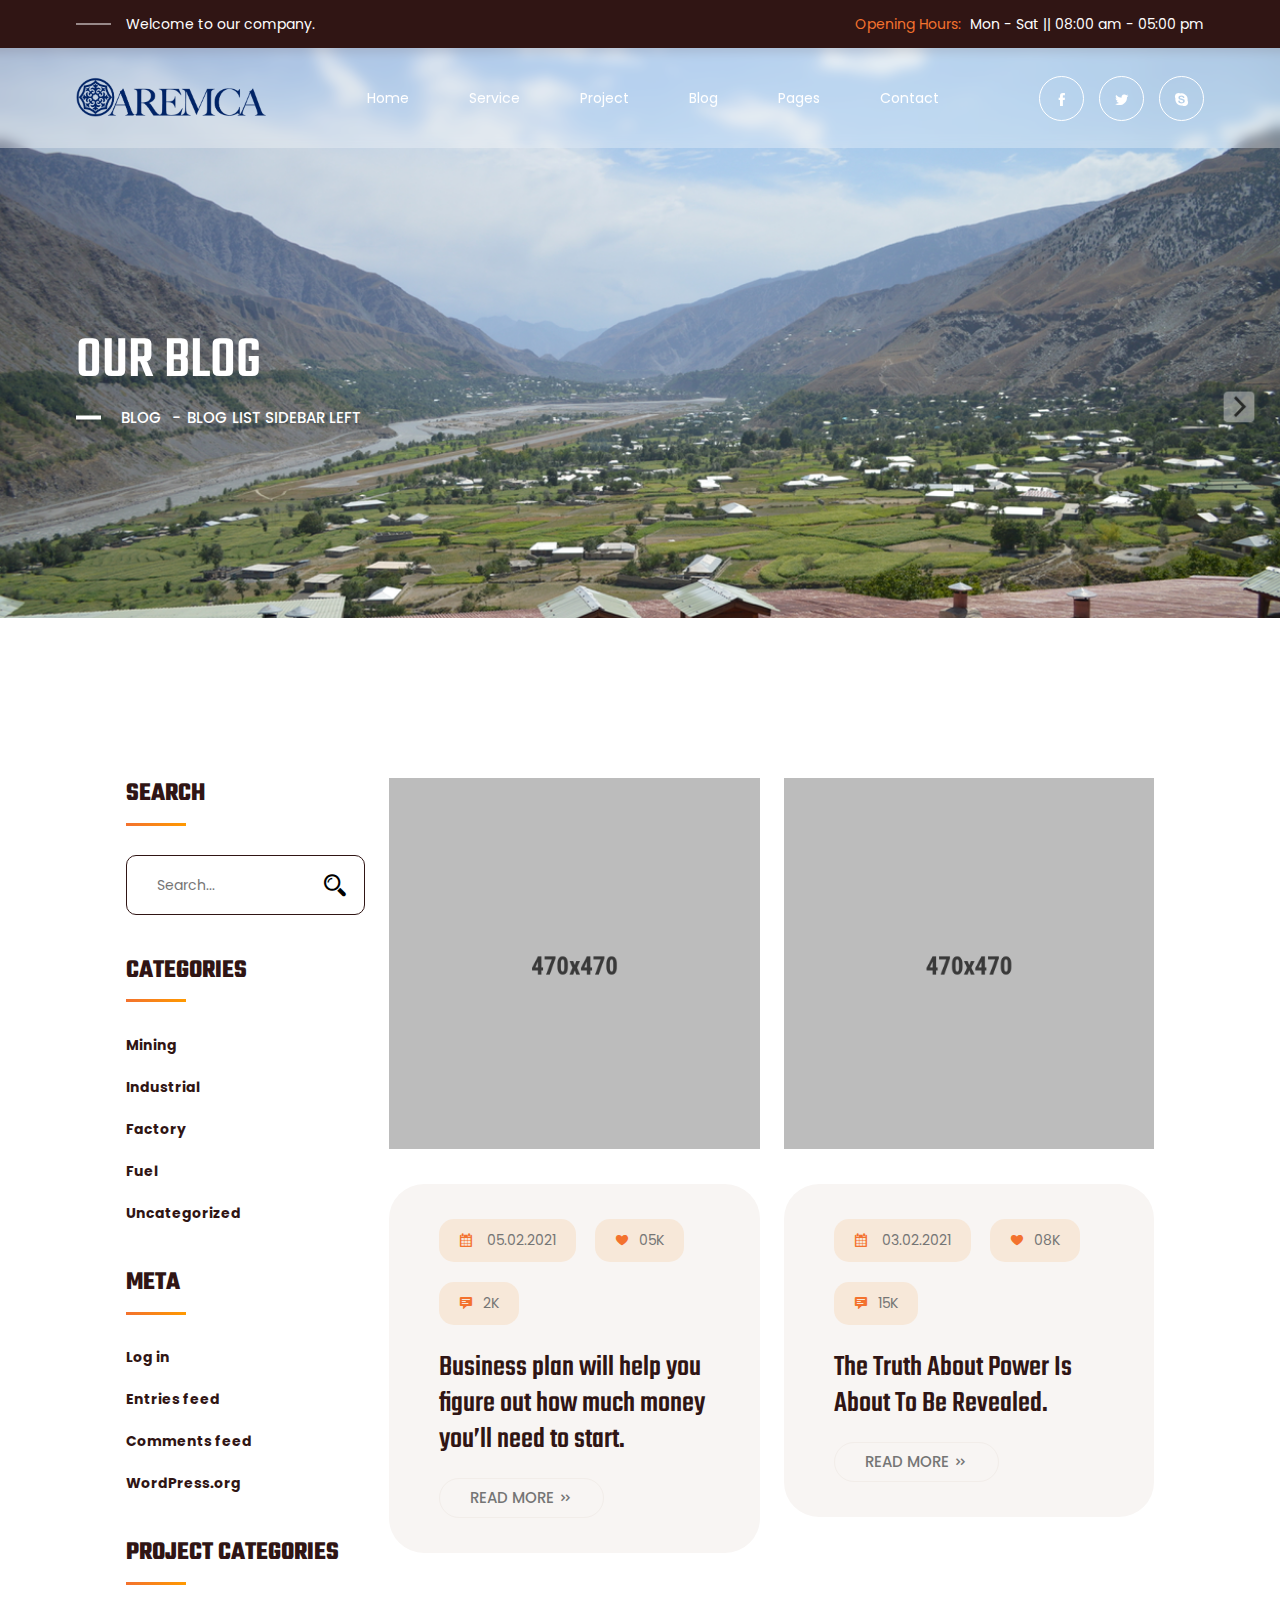
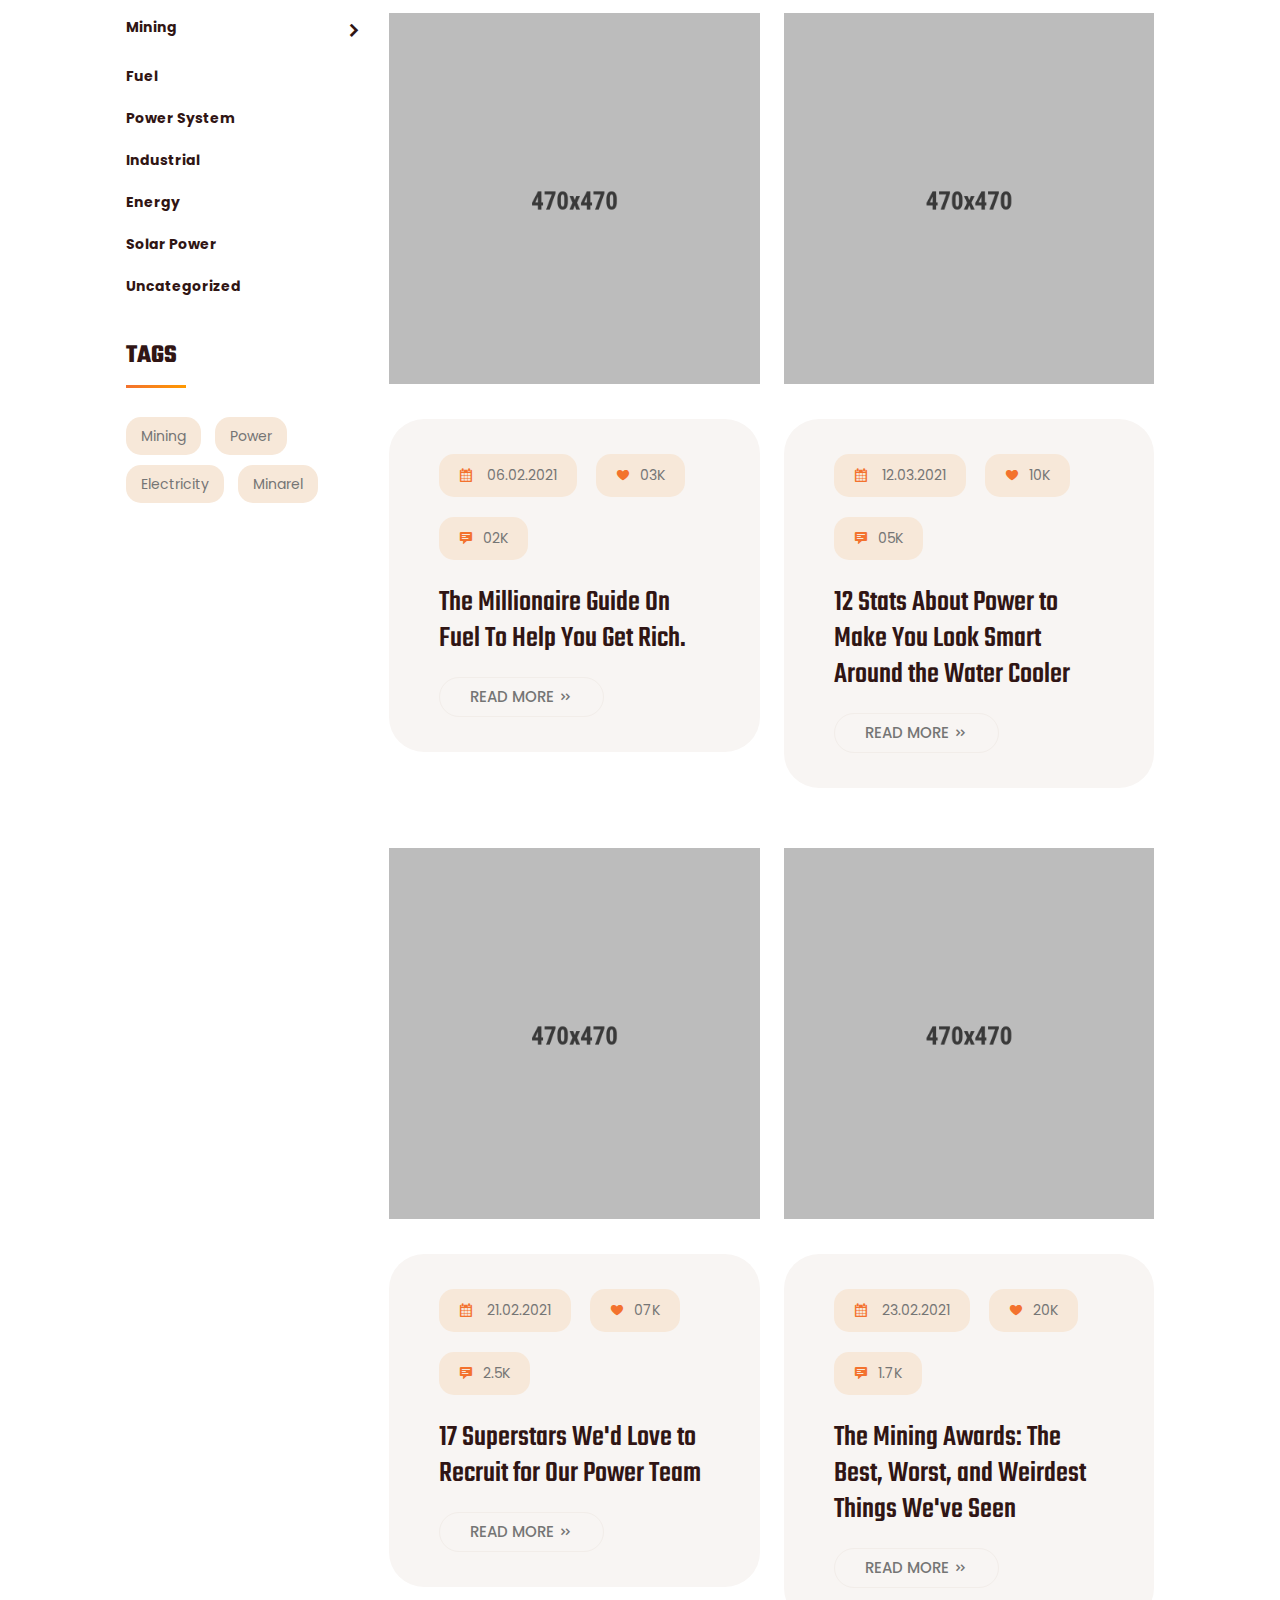
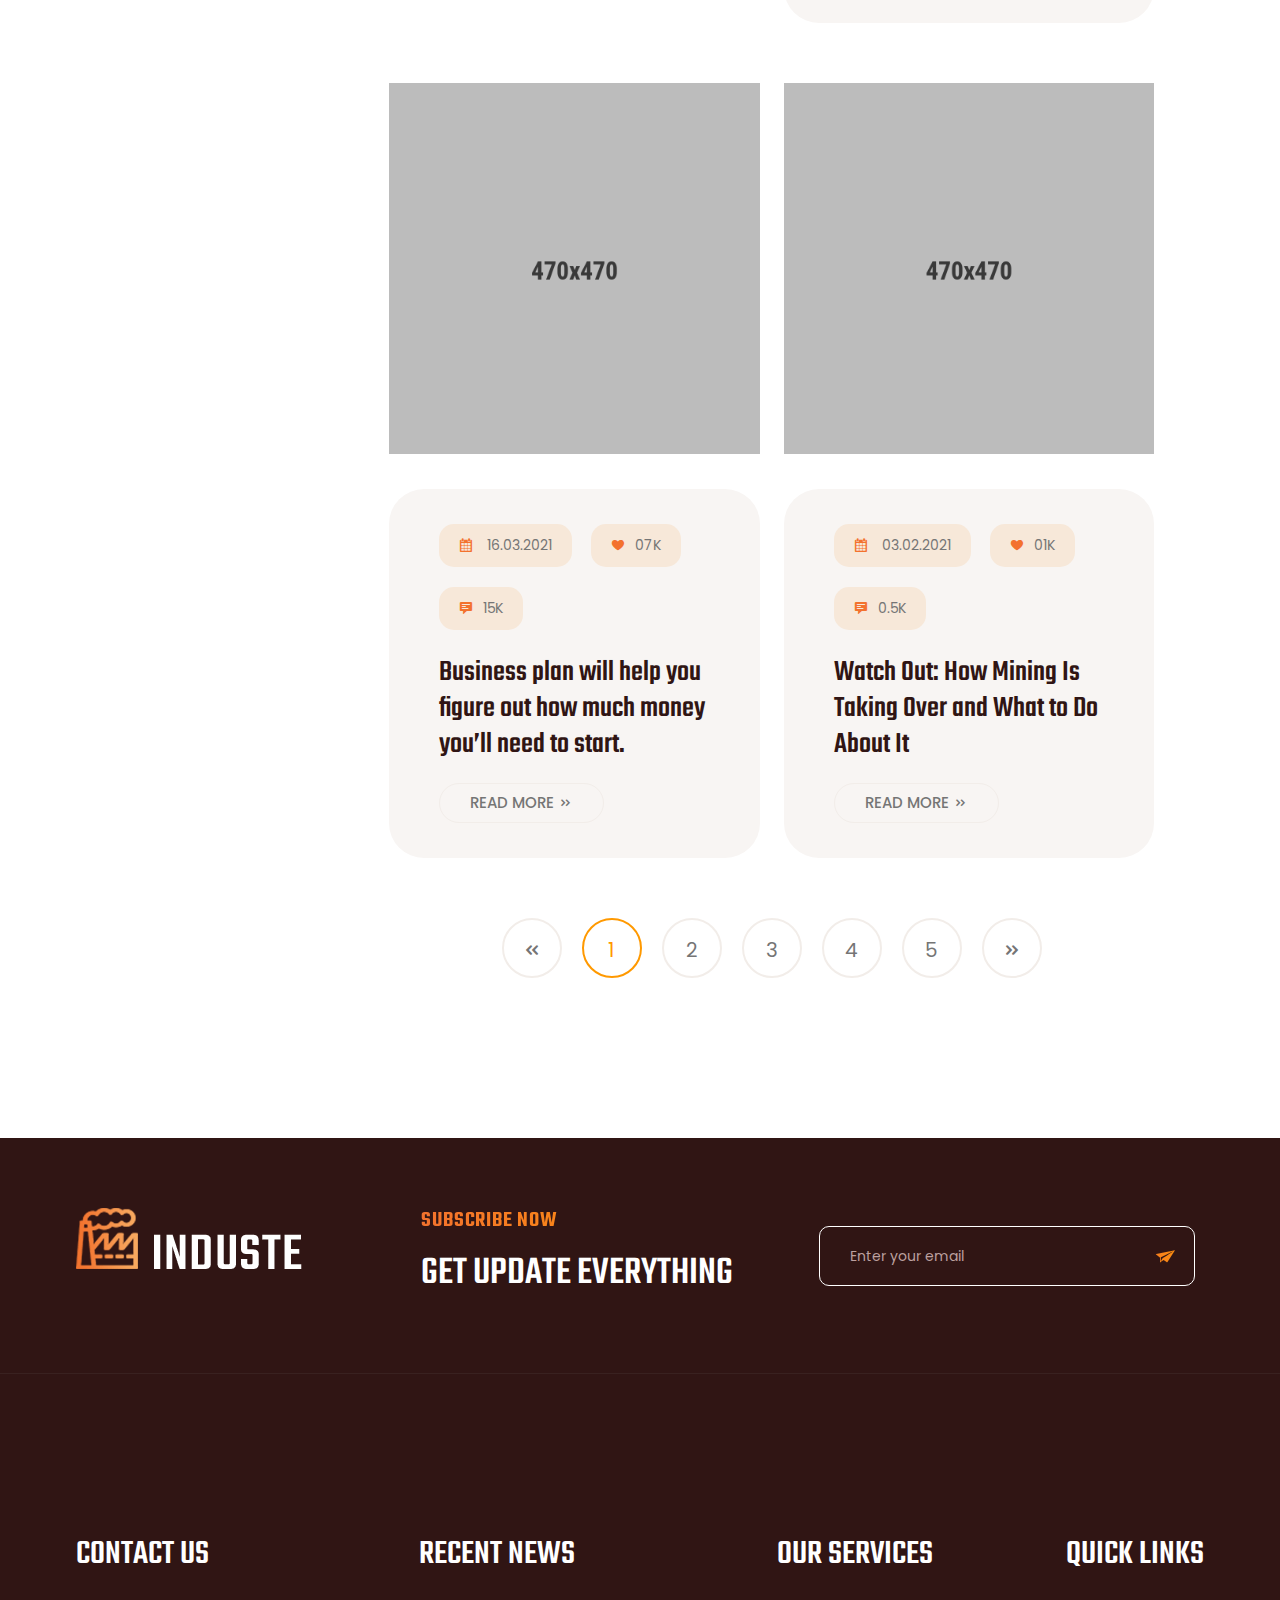
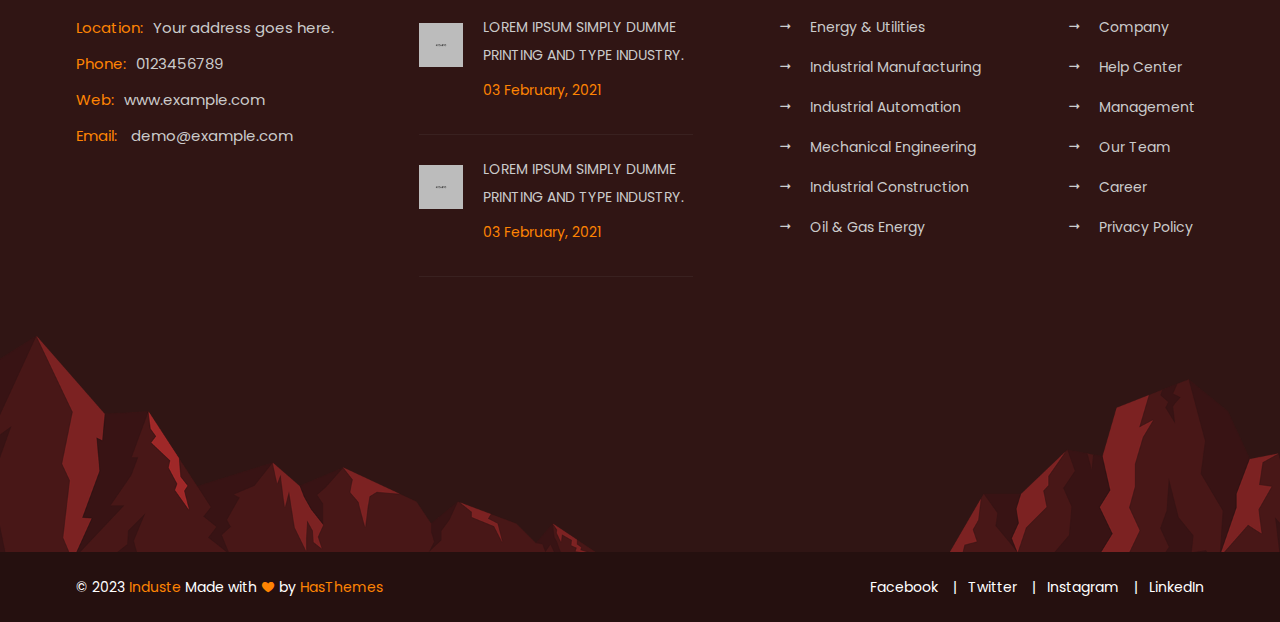
<file: blog-list-sidebar-left.html>
<!DOCTYPE html>
<html lang="zxx">

<head>
    <meta charset="UTF-8">
    <meta name="viewport" content="width=device-width, initial-scale=1.0">
    <meta http-equiv="X-UA-Compatible" content="ie=edge">
    <title> Industrial & Factory Bootstrap 5 Template</title>

    <!-- ::::::::::::::Favicon icon::::::::::::::-->
    <link rel="shortcut icon" href="assets/images/favicon.ico" type="image/png">

    <!-- Plugin CSS -->
    <link rel="stylesheet" href="assets/css/vendor/icofont.min.css">
    <link rel="stylesheet" href="assets/css/plugins/swiper-bundle.min.css">
    <link rel="stylesheet" href="assets/css/plugins/animate.css">
    <link rel="stylesheet" href="assets/css/plugins/nice-select.css">
    <link rel="stylesheet" href="assets/css/plugins/venobox.min.css">
    <link rel="stylesheet" href="assets/css/plugins/aos.min.css">
    <link rel="stylesheet" href="assets/css/style.css">
</head>

<body>

    <main class="main-wrapper">

        <!-- .....:::::: Start Header Section :::::.... -->
        <header class="header-section d-none d-lg-block">

            <!-- Start Header Top -->
            <div class="header-top">
                <div class="container">
                    <div class="row justify-content-between align-items-center">
                        <div class="col-auto">
                            <!-- Start Header Top Left  -->
                            <div class="header-top-left">
                                <p>Welcome to our company.</p>
                            </div>
                            <!-- End Header Top Left  -->
                        </div>
                        <div class="col-auto">
                            <!-- Start Header Top Right  -->
                            <div class="header-top-right">
                                <p> <span class="text">Opening Hours: </span> <span>Mon - Sat </span> || <span>08:00 am
                                        - 05:00 pm</span></p>
                            </div>
                            <!-- End Header Top Right  -->
                        </div>
                    </div>
                </div>
            </div>
            <!-- End Header Top -->

            <!-- Start Header Bottom -->
            <div class="header-bottom sticky-header">
                <div class="container">
                    <div class="row justify-content-between align-items-center">
                        <div class="col-auto">
                            <!-- Start Header Logo -->
                            <div class="logo"><a href="index.html"><img src="assets/images/logo/logo.png" alt=""></a>
                            </div>
                            <!-- End Header Logo -->
                        </div>
                        <div class="col-auto">
                            <!-- Start Header Logo -->
                            <ul class="header-nav">
                                <li><a href="index.html">Home</a></li>
                                <li class="has-dropdown">
                                    <a href="service-list.html">Service</a>
                                    <ul class="submenu">
                                        <li><a href="service-list.html">Services</a></li>
                                        <li><a href="service-details.html">Service Details</a></li>
                                    </ul>
                                </li>
                                <li class="has-dropdown">
                                    <a href="project-list.html">Project</a>
                                    <ul class="submenu">
                                        <li><a href="project-list.html">Project</a></li>
                                        <li><a href="project-details.html">Project Details</a></li>
                                    </ul>
                                </li>
                                <li class="has-dropdown">
                                    <a href="blog-list.html">Blog</a>
                                    <ul class="submenu">
                                        <li><a href="blog-list.html">Blog List Full Width</a></li>
                                        <li><a href="blog-list-sidebar-left.html">Blog List Left Sidebar</a></li>
                                        <li><a href="blog-list-sidebar-right.html">Blog List Right Sidebar</a></li>
                                        <li><a href="blog-details.html">Blog Details Full Width</a></li>
                                        <li><a href="blog-details-sidebar-left.html">Blog Details Left Sidebar</a></li>
                                        <li><a href="blog-details-sidebar-right.html">Blog Details Right Sidebar</a></li>
                                    </ul>
                                </li>
                                <li class="has-dropdown">
                                    <a href="#">Pages</a>
                                    <ul class="submenu">
                                        <li><a href="404-page.html">404 Page</a></li>
                                        <li><a href="price.html">Price</a></li>
                                        <li><a href="about.html">About Us</a></li>
                                    </ul>
                                </li>
                                <li><a href="contact.html">Contact</a></li>
                            </ul>
                            <!-- End Header Logo -->
                        </div>
                        <div class="col-auto">
                            <!-- Start Header Social Link -->
                            <ul class="social-link social-link-white">
                                <li><a target="_blank" href="https://example.com"><i class="icofont-facebook"></i></a>
                                </li>
                                <li><a target="_blank" href="https://example.com"><i class="icofont-twitter"></i></a>
                                </li>
                                <li><a target="_blank" href="https://example.com"><i class="icofont-skype"></i></a></li>
                            </ul>
                            <!-- Start Header Social Link -->
                        </div>
                    </div>
                </div>
            </div>
            <!-- End Header Bottom -->
        </header>
        <!-- .....:::::: End Header Section :::::.... -->

        <!-- .....:::::: Start Mobile Header Section :::::.... -->
        <div class="mobile-header d-block d-lg-none">
            <div class="container">
                <div class="row align-items-center justify-content-between">
                    <div class="col">
                        <div class="mobile-logo">
                        <a href="index.html"><img src="assets/images/logo/logo.png" alt=""></a>
                        </div>
                    </div>
                    <div class="col">
                        <div class="mobile-action-link text-end">
                        <a href="#mobile-menu-offcanvas" class="offcanvas-toggle offside-menu"><i class="icofont-navigation-menu"></i></a>
                        </div>
                    </div>
                </div>
            </div>
        </div>
        <!-- .....:::::: Start MobileHeader Section :::::.... -->

        <!--  Start Offcanvas Mobile Menu Section -->
        <div id="mobile-menu-offcanvas" class="offcanvas offcanvas-rightside offcanvas-mobile-menu-section">
            <!-- Start Offcanvas Header -->
            <div class="offcanvas-header text-end">
                <button class="offcanvas-close"><i class="icofont-close-line"></i></button>
            </div> <!-- End Offcanvas Header -->
            <!-- Start Offcanvas Mobile Menu Wrapper -->
            <div class="offcanvas-mobile-menu-wrapper">
                <!-- Start Mobile Menu  -->
                <div class="mobile-menu-bottom">
                    <!-- Start Mobile Menu Nav -->
                    <div class="offcanvas-menu">
                        <ul>
                            <li>
                                <a href="index.html"><span>Home</span></a>
                            </li>
                            <li>
                                <a href="#"><span>Services</span></a>
                                <ul class="mobile-sub-menu">
                                    <li><a href="service-list.html">Service List</a></li>
                                    <li><a href="service-details.html">Service Details</a></li>
                                </ul>
                            </li>
                            <li>
                                <a href="#"><span>Project</span></a>
                                <ul class="mobile-sub-menu">
                                    <li><a href="project-list.html">Project List</a></li>
                                    <li><a href="project-details.html">Project Details</a></li>
                                </ul>
                            </li>
                            <li>
                                <a href="#"><span>Blog</span></a>
                                <ul class="mobile-sub-menu">
                                    <li><a href="blog-list.html">Blog List Full Width</a></li>
                                    <li><a href="blog-list-sidebar-left.html">Blog List Left Sidebar</a></li>
                                    <li><a href="blog-list-sidebar-right.html">Blog List Right Sidebar</a></li>
                                    <li><a href="blog-details.html">Blog Details Full Width</a></li>
                                    <li><a href="blog-details-sidebar-left.html">Blog Details Left Sidebar</a></li>
                                    <li><a href="blog-details-sidebar-right.html">Blog Details Right Sidebar</a></li>
                                </ul>
                            </li>
                            <li>
                                <a href="#"><span>Pages</span></a>
                                <ul class="mobile-sub-menu">
                                    <li><a href="404-page.html">404 Page</a></li>
                                    <li><a href="price.html">Price</a></li>
                                    <li><a href="about.html">About Us</a></li>
                                </ul>
                            </li>
                            <li>
                                <a href="contact.html"><span>Contact</span></a>
                            </li>
                        </ul>
                    </div> <!-- End Mobile Menu Nav -->
                </div> <!-- End Mobile Menu -->

                <!-- Start Mobile contact Info -->
                <div class="mobile-contact-info text-center">
                    <ul class="social-link social-link-white">
                        <li><a target="_blank" href="https://example.com"><i class="icofont-facebook"></i></a>
                        </li>
                        <li><a target="_blank" href="https://example.com"><i class="icofont-twitter"></i></a>
                        </li>
                        <li><a target="_blank" href="https://example.com"><i class="icofont-skype"></i></a></li>
                    </ul>
                </div>
                <!-- End Mobile contact Info -->

            </div> <!-- End Offcanvas Mobile Menu Wrapper -->
        </div> 
        <!-- ...:::: End Offcanvas Mobile Menu Section:::... -->

        <!-- Offcanvas Overlay -->
        <div class="offcanvas-overlay"></div>

        <!-- .....:::::: Start Breadcrumb Section :::::.... -->
        <div class="breadcrumb-section">
            <div class="breadcrumb-wrapper">
                <div class="image"><img src="assets/images/background/breadcrumb.png" alt=""></div>
                <div class="container">
                    <div class="row">
                        <div class="col-12">
                            <div class="content">
                                <h2 class="title">Our Blog</h2>
                                <ol class="breadcrumb-link">
                                    <li><a href="blog-list.html">Blog</a></li>
                                    <li class="active" aria-current="page">Blog List Sidebar Left</li>
                                </ol>
                            </div>
                        </div>
                    </div>
                </div>            
            </div>
        </div>
        <!-- .....:::::: End Breadcrumb Section :::::.... -->

        <!-- .....:::::: Start Blog Feed Display Section :::::.... -->
        <div class="blog-section section-inner-gap section-fluid">
            <div class="container-fluid">
                <div class="row flex-lg-row flex-column-reverse">
                    <div class="col-lg-4 col-xl-3">
                        <!-- Start Sidebar Area -->
                        <div class="siderbar-section">
    
                            <!-- Start Single Sidebar Widget -->
                            <div class="sidebar-single-widget">
                                <h6 class="sidebar-title">Search</h6>
                                <div class="default-search-style">
                                    <input class="default-search-style-input-box" type="search" placeholder="Search...">
                                    <button class="default-search-style-input-btn" type="submit"><i class="icofont-search-2"></i></button>
                                </div>
                            </div> <!-- End Single Sidebar Widget -->
    
                            <!-- Start Single Sidebar Widget -->
                            <div class="sidebar-single-widget">
                                <h6 class="sidebar-title">CATEGORIES</h6>
                                <div class="sidebar-content">
                                    <ul class="sidebar-menu">
                                        <li><a href="#">Mining</a></li>
                                        <li><a href="#">Industrial</a></li>
                                        <li><a href="#">Factory</a></li>
                                        <li><a href="#">Fuel</a></li>
                                        <li><a href="#"> Uncategorized</a></li>
                                    </ul>
                                </div>
                            </div> <!-- End Single Sidebar Widget -->
    
                            <!-- Start Single Sidebar Widget -->
                            <div class="sidebar-single-widget">
                                <h6 class="sidebar-title">Meta</h6>
                                <div class="sidebar-content">
                                    <ul class="sidebar-menu">
                                        <li><a href="#">Log in</a></li>
                                        <li><a href="#">Entries feed</a></li>
                                        <li><a href="#">Comments feed</a></li>
                                        <li><a href="#">WordPress.org</a></li>
                                    </ul>
                                </div>
                            </div> <!-- End Single Sidebar Widget -->
    
                            <!-- Start Single Sidebar Widget -->
                            <div class="sidebar-single-widget">
                                <h6 class="sidebar-title">Project CATEGORIES</h6>
                                <div class="sidebar-content">
                                    <ul class="sidebar-menu">
                                        <li>
                                            <ul class="sidebar-menu-collapse">
                                                <!-- Start Single Menu Collapse List -->
                                                <li class="sidebar-menu-collapse-list">
                                                    <div class="accordion">
                                                        <a href="#"  class="accordion-title collapsed" data-bs-toggle="collapse" data-bs-target="#men-fashion" aria-expanded="false">Mining <i class="icofont-simple-right"></i></a>
                                                        <div id="men-fashion" class="collapse">
                                                            <ul class="accordion-category-list">
                                                                <li><a href="#">Coal</a></li>
                                                                <li><a href="#">Diamond</a></li>
                                                                <li><a href="#">Gold</a></li>
                                                                <li><a href="#">Silver</a></li>
                                                            </ul>
                                                        </div>
                                                    </div>
                                                </li> <!-- End Single Menu Collapse List -->
                                            </ul>
                                        </li>
                                        <li><a href="#">Fuel</a></li>
                                        <li><a href="#"> Power System</a></li>
                                        <li><a href="#">Industrial</a></li>
                                        <li><a href="#">Energy</a></li>
                                        <li><a href="#">Solar Power</a></li>
                                        <li><a href="#"> Uncategorized</a></li>
                                    </ul>
                                </div>
                            </div> <!-- End Single Sidebar Widget -->

                            <!-- Start Single Sidebar Widget -->
                            <div class="sidebar-single-widget">
                                <h6 class="sidebar-title">Tags</h6>
                                <div class="sidebar-content">
                                    <div class="tag-link">
                                        <a href="#">Mining</a>
                                        <a href="#">Power</a>
                                        <a href="#">Electricity</a>
                                        <a href="#">Minarel</a>
                                    </div>
                                </div>
                            </div> <!-- End Single Sidebar Widget -->
    
                        </div> <!-- End Sidebar Area -->
                    </div>
                    <div class="col-lg-8 col-xl-9">
                        <div class="blog-section-wrapper">
                            <div class="row">
                                <div class="col-xxl-6 col-sm-6 col-12">
                                    <!-- Start Blog Feed Single Item  -->
                                    <div class="blog-feed-slider-single-item swiper-slide">
                                        <a href="blog-details.html" class="image">
                                            <img src="assets/images/blog/blog-list-img-1.png" alt="">
                                        </a>
            
                                        <div class="content">
                                            <ul class="blog-meta meta-box">
                                                <li><a href="#" class="date icon-space-right"><i  class="icofont-ui-calendar"></i> <span
                                                    class="text">05.02.2021</span></a></li>
                                                <li><a href="#" class="like icon-space-right"><i
                                                    class="icofont-heart"></i><span class="text">05K</span></a></li>
                                                <li><a href="#" class="comment icon-space-right"><i
                                                    class="icofont-comment"></i><span class="text">2K</span></a></li>
                                            </ul>
            
                                            <h3 class="title"><a href="blog-details.html">Business plan will help you figure out
                                                    how much money you’ll need to start.</a></h3>
            
                                            <a href="blog-details.html" class="btn btn-sm btn-outline-primary text-uppercase">
                                                <span>read more <i
                                                        class="icofont-double-right icon-space-left"></i></span> </a>
                                        </div>
                                    </div>
                                    <!-- End Blog Feed Single Item  -->
                                </div>
                                <div class="col-xxl-6 col-sm-6 col-12">
                                    <!-- Start Blog Feed Single Item  -->
                                    <div class="blog-feed-slider-single-item swiper-slide">
                                        <a href="blog-details.html" class="image">
                                            <img src="assets/images/blog/blog-list-img-2.png" alt="">
                                        </a>
            
                                        <div class="content">
                                            <ul class="blog-meta meta-box">
                                                <li><a href="#" class="date icon-space-right"><i  class="icofont-ui-calendar"></i> <span
                                                    class="text">03.02.2021</span></a></li>
                                                <li><a href="#" class="like icon-space-right"><i
                                                    class="icofont-heart"></i><span class="text">08K</span></a></li>
                                                <li><a href="#" class="comment icon-space-right"><i
                                                    class="icofont-comment"></i><span class="text">15K</span></a></li>
                                            </ul>
            
                                            <h3 class="title"><a href="blog-details.html">The Truth About Power Is About To Be Revealed.</a></h3>
            
                                            <a href="blog-details.html" class="btn btn-sm btn-outline-primary text-uppercase">
                                                <span>read more <i
                                                        class="icofont-double-right icon-space-left"></i></span> </a>
                                        </div>
                                    </div>
                                    <!-- End Blog Feed Single Item  -->
                                </div>
                                <div class="col-xxl-6 col-sm-6 col-12">
                                    <!-- Start Blog Feed Single Item  -->
                                    <div class="blog-feed-slider-single-item swiper-slide">
                                        <a href="blog-details.html" class="image">
                                            <img src="assets/images/blog/blog-list-img-3.png" alt="">
                                        </a>
            
                                        <div class="content">
                                            <ul class="blog-meta meta-box">
                                                <li><a href="#" class="date icon-space-right"><i  class="icofont-ui-calendar"></i> <span
                                                    class="text">06.02.2021</span></a></li>
                                                <li><a href="#" class="like icon-space-right"><i
                                                    class="icofont-heart"></i><span class="text">03K</span></a></li>
                                                <li><a href="#" class="comment icon-space-right"><i
                                                    class="icofont-comment"></i><span class="text">02K</span></a></li>
                                            </ul>
            
                                            <h3 class="title"><a href="blog-details.html">The Millionaire Guide On Fuel To Help You Get Rich.</a></h3>
            
                                            <a href="blog-details.html" class="btn btn-sm btn-outline-primary text-uppercase">
                                                <span>read more <i
                                                        class="icofont-double-right icon-space-left"></i></span> </a>
                                        </div>
                                    </div>
                                    <!-- End Blog Feed Single Item  -->
                                </div>
                                <div class="col-xxl-6 col-sm-6 col-12">
                                    <!-- Start Blog Feed Single Item  -->
                                    <div class="blog-feed-slider-single-item swiper-slide">
                                        <a href="blog-details.html" class="image">
                                            <img src="assets/images/blog/blog-list-img-4.png" alt="">
                                        </a>
            
                                        <div class="content">
                                            <ul class="blog-meta meta-box">
                                                <li><a href="#" class="date icon-space-right"><i  class="icofont-ui-calendar"></i> <span
                                                    class="text">12.03.2021</span></a></li>
                                                <li><a href="#" class="like icon-space-right"><i
                                                    class="icofont-heart"></i><span class="text">10K</span></a></li>
                                                <li><a href="#" class="comment icon-space-right"><i
                                                    class="icofont-comment"></i><span class="text">05K</span></a></li>
                                            </ul>
            
                                            <h3 class="title"><a href="blog-details.html">12 Stats About Power to Make You Look Smart Around the Water Cooler</a></h3>
            
                                            <a href="blog-details.html" class="btn btn-sm btn-outline-primary text-uppercase">
                                                <span>read more <i
                                                        class="icofont-double-right icon-space-left"></i></span> </a>
                                        </div>
                                    </div>
                                    <!-- End Blog Feed Single Item  -->
                                </div>
                                <div class="col-xxl-6 col-sm-6 col-12">
                                    <!-- Start Blog Feed Single Item  -->
                                    <div class="blog-feed-slider-single-item swiper-slide">
                                        <a href="blog-details.html" class="image">
                                            <img src="assets/images/blog/blog-list-img-5.png" alt="">
                                        </a>
            
                                        <div class="content">
                                            <ul class="blog-meta meta-box">
                                                <li><a href="#" class="date icon-space-right"><i  class="icofont-ui-calendar"></i> <span
                                                    class="text">21.02.2021</span></a></li>
                                                <li><a href="#" class="like icon-space-right"><i
                                                    class="icofont-heart"></i><span class="text">07K</span></a></li>
                                                <li><a href="#" class="comment icon-space-right"><i
                                                    class="icofont-comment"></i><span class="text">2.5K</span></a></li>
                                            </ul>
            
                                            <h3 class="title"><a href="blog-details.html">17 Superstars We'd Love to Recruit for Our Power Team</a></h3>
            
                                            <a href="blog-details.html" class="btn btn-sm btn-outline-primary text-uppercase">
                                                <span>read more <i
                                                        class="icofont-double-right icon-space-left"></i></span> </a>
                                        </div>
                                    </div>
                                    <!-- End Blog Feed Single Item  -->
                                </div>
                                <div class="col-xxl-6 col-sm-6 col-12">
                                    <!-- Start Blog Feed Single Item  -->
                                    <div class="blog-feed-slider-single-item swiper-slide">
                                        <a href="blog-details.html" class="image">
                                            <img src="assets/images/blog/blog-list-img-6.png" alt="">
                                        </a>
            
                                        <div class="content">
                                            <ul class="blog-meta meta-box">
                                                <li><a href="#" class="date icon-space-right"><i  class="icofont-ui-calendar"></i> <span
                                                    class="text">23.02.2021</span></a></li>
                                                <li><a href="#" class="like icon-space-right"><i
                                                    class="icofont-heart"></i><span class="text">20K</span></a></li>
                                                <li><a href="#" class="comment icon-space-right"><i
                                                    class="icofont-comment"></i><span class="text">1.7K</span></a></li>
                                            </ul>
            
                                            <h3 class="title"><a href="blog-details.html">The Mining Awards: The Best, Worst, and Weirdest Things We've Seen</a></h3>
            
                                            <a href="blog-details.html" class="btn btn-sm btn-outline-primary text-uppercase">
                                                <span>read more <i
                                                        class="icofont-double-right icon-space-left"></i></span> </a>
                                        </div>
                                    </div>
                                    <!-- End Blog Feed Single Item  -->
                                </div>
                                <div class="col-xxl-6 col-sm-6 col-12">
                                    <!-- Start Blog Feed Single Item  -->
                                    <div class="blog-feed-slider-single-item swiper-slide">
                                        <a href="blog-details.html" class="image">
                                            <img src="assets/images/blog/blog-list-img-7.png" alt="">
                                        </a>
            
                                        <div class="content">
                                            <ul class="blog-meta meta-box">
                                                <li><a href="#" class="date icon-space-right"><i  class="icofont-ui-calendar"></i> <span
                                                    class="text">16.03.2021</span></a></li>
                                                <li><a href="#" class="like icon-space-right"><i
                                                    class="icofont-heart"></i><span class="text">07K</span></a></li>
                                                <li><a href="#" class="comment icon-space-right"><i
                                                    class="icofont-comment"></i><span class="text">15K</span></a></li>
                                            </ul>
            
                                            <h3 class="title"><a href="blog-details.html">Business plan will help you figure out
                                                    how much money you’ll need to start.</a></h3>
            
                                            <a href="blog-details.html" class="btn btn-sm btn-outline-primary text-uppercase">
                                                <span>read more <i
                                                        class="icofont-double-right icon-space-left"></i></span> </a>
                                        </div>
                                    </div>
                                    <!-- End Blog Feed Single Item  -->
                                </div>
                                <div class="col-xxl-6 col-sm-6 col-12">
                                    <!-- Start Blog Feed Single Item  -->
                                    <div class="blog-feed-slider-single-item swiper-slide">
                                        <a href="blog-details.html" class="image">
                                            <img src="assets/images/blog/blog-list-img-8.png" alt="">
                                        </a>
            
                                        <div class="content">
                                            <ul class="blog-meta meta-box">
                                                <li><a href="#" class="date icon-space-right"><i  class="icofont-ui-calendar"></i> <span
                                                    class="text">03.02.2021</span></a></li>
                                                <li><a href="#" class="like icon-space-right"><i
                                                    class="icofont-heart"></i><span class="text">01K</span></a></li>
                                                <li><a href="#" class="comment icon-space-right"><i
                                                    class="icofont-comment"></i><span class="text">0.5K</span></a></li>
                                            </ul>
            
                                            <h3 class="title"><a href="blog-details.html">Watch Out: How Mining Is Taking Over and What to Do About It</a></h3>
            
                                            <a href="blog-details.html" class="btn btn-sm btn-outline-primary text-uppercase">
                                                <span>read more <i
                                                        class="icofont-double-right icon-space-left"></i></span> </a>
                                        </div>
                                    </div>
                                    <!-- End Blog Feed Single Item  -->
                                </div>
                            </div>
                            <div class="row">
                                <div class="col-12">
                                    <div class="pagination-wrapper">
                                        <ul class="pagination-nav">
                                            <li class="prev"><a href="#"><i class="icofont-rounded-double-left"></i></a></li>
                                            <li class="active"><a href="#">1</a></li>
                                            <li><a href="#">2</a></li>
                                            <li><a href="#">3</a></li>
                                            <li><a href="#">4</a></li>
                                            <li><a href="#">5</a></li>
                                            <li class="next"><a href="#"><i class="icofont-rounded-double-right"></i></a></li>
                                        </ul>
                                    </div>
                                </div>
                            </div>
                        </div>
                    </div>
                </div>
            </div>
        </div>
        <!-- .....:::::: End Blog Feed Display Section :::::.... -->

        <!-- .....:::::: Start Footer Section :::::.... -->
        <footer class="footer-section footer-bg">
            <!-- Start Footer Top -->
            <div class="footer-top">
                <div class="container">
                    <div class="footer-top-wrapper">
                        <!-- Start Footer Logo -->
                        <a href="index.html" class="logo">
                            <img class="img-fluid" src="assets/images/logo/logo-dark.png" alt="">
                        </a>
                        <!-- End Footer Logo -->

                        <!-- Start Footer Newsletter -->
                        <div class="newsletter">
                            <div class="content">
                                <h4 class="title-tag text-gradient">SUBSCRIBE NOW</h4>
                                <h3 class="sub-title">GET UPDATE EVERYTHING</h3>
                            </div>
                            <div class="newsletter-form">
                                <form class="newsletter-form-group" action="#" method="post">
                                    <input type="email" placeholder="Enter your email" required>
                                    <button class="newsletter-submit-btn text-gradient" type="submit"><i class="icofont-paper-plane"></i></button>
                                </form>
                            </div>
                        </div>
                        <!-- Start Footer Newsletter -->
                        <!-- <div class="bg-color-dark-red"></div> -->
                    </div>
                </div>
                <div class="bg-color-bold-red"></div>
            </div>
            <!-- Start Footer Top -->

            <!-- Start Footer Center -->
            <div class="footer-center section-top-space">
                <div class="container">
                    <div class="row justify-content-xl-between">
                        <div class="col-xl-auto col-md-6 col-12">
                            <div class="footer-widget-single-item">
                                <h3 class="title">CONTACT US</h3>

                                <ul class="footer-about">
                                    <li>
                                        <div class="text"><span class="text-marker">Location:</span>Your address goes here.</div>
                                    </li>
                                    <li>
                                        <div class="text"><span class="text-marker">Phone:</span><a href="tel:+0123456789">0123456789</a></div>
                                    </li>
                                    <li>
                                        <div class="text"><span class="text-marker">Web:</span><a href="https://www.example.com">www.example.com</a></div>
                                    </li>
                                    <li>
                                        <div class="text"><span class="text-marker">Email:</span> <a href="mailto:demo@example.com">demo@example.com</a> </div>
                                    </li>
                                </ul>
                            </div>
                        </div>
                        <div class="col-xl-auto col-md-6 col-12">
                            <div class="footer-widget-single-item">
                                <h3 class="title">RECENT NEWS</h3>

                                <ul class="footer-blog">
                                    <li>
                                        <a href="blog-details.html" class="image">
                                            <img src="assets/images/blog/blog-list-img-1.png" alt="">
                                        </a>
                                        <div class="content">
                                            <a class="title" href="blog-details.html">Lorem Ipsum simply dumme printing and type industry.</a>
                                            <span class="date">03 February, 2021</span>
                                        </div>
                                    </li>
                                    <li>
                                        <a href="blog-details.html" class="image">
                                            <img src="assets/images/blog/blog-list-img-1.png" alt="">
                                        </a>
                                        <div class="content">
                                            <a class="title" href="blog-details.html">Lorem Ipsum simply dumme printing and type industry.</a>
                                            <span class="date">03 February, 2021</span>
                                        </div>
                                    </li>
                                    
                                </ul>
                            </div>
                        </div>
                        <div class="col-xl-auto col-md-6 col-12">
                            <div class="footer-widget-single-item">
                                <h3 class="title">OUR SERVICES</h3>
                                <ul class="footer-nav">
                                    <li><a href="#">Energy & Utilities</a></li>
                                    <li><a href="#">Industrial Manufacturing</a></li>
                                    <li><a href="#">Industrial Automation</a></li>
                                    <li><a href="#">Mechanical Engineering</a></li>
                                    <li><a href="#">Industrial Construction</a></li>
                                    <li><a href="#">Oil & Gas Energy</a></li>
                                </ul>
                            </div>
                        </div>
                        <div class="col-xl-auto col-md-6 col-12">
                            <div class="footer-widget-single-item">
                                <h3 class="title">QUICK LINKS</h3>
                                <ul class="footer-nav">
                                    <li><a href="#">Company</a></li>
                                    <li><a href="#">Help Center</a></li>
                                    <li><a href="#">Management</a></li>
                                    <li><a href="#">Our Team</a></li>
                                    <li><a href="#">Career</a></li>
                                    <li><a href="#">Privacy Policy</a></li>
                                </ul>
                            </div>
                        </div>
                    </div>
                </div>
            </div>
            <!-- Start Footer Center -->

            <!-- Start Footer Bottom -->
            <div class="footer-bottom ">
                <div class="container">
                    <div class="row justify-content-md-between justify-content-center align-items-center flex-column-reverse flex-md-row">
                        <div class="col-auto">
                            <div class="footer-bottom-left">
                                <div class="footer-copyright">
                                    <p class="copyright-text">&copy; 2023 <a href="index.html">Induste</a> Made with <i class="icofont-heart"></i> by <a href="https://hasthemes.com/" target="_blank">HasThemes</a> </p>
                                </div>
                            </div>
                        </div>
                        <div class="col-auto">
                            <div class="footer-bottom-right">
                                <ul class="footer-soacial">
                                    <li><a href="https://www.example.com" target="_blank">Facebook</a></li>
                                    <li><a href="https://www.example.com" target="_blank">Twitter</a></li>
                                    <li><a href="https://www.example.com" target="_blank">Instagram</a></li>
                                    <li><a href="https://www.example.com" target="_blank">LinkedIn</a></li>
                                </ul>
                            </div>
                        </div>
                    </div>
                </div>
            </div>
            <!-- Start Footer Bottom -->
        </footer>
        <!-- .....:::::: End Footer Section :::::.... -->

    </main>

    <!-- material-scrolltop button -->
    <button class="material-scrolltop" type="button"></button>


    <!-- ::::::::::::::All JS Files here :::::::::::::: -->
    <script src="assets/js/vendor/modernizr-3.11.2.min.js"></script>
    <script src="assets/js/vendor/jquery-3.6.0.min.js"></script>
    <script src="assets/js/vendor/jquery-migrate-3.3.0.min.js"></script>
    <script src="assets/js/vendor/bootstrap.min.js"></script>
    <script src="assets/js/vendor/jquery-ui.min.js"></script>

    <!--Plugins JS-->
    <script src="assets/js/plugins/swiper-bundle.min.js"></script>
    <script src="assets/js/plugins/material-scrolltop.js"></script>
    <script src="assets/js/plugins/jquery.nice-select.min.js"></script>
    <script src="assets/js/plugins/images-loaded.min.js"></script>
    <script src="assets/js/plugins/isotope.pkgd.min.js"></script>
    <script src="assets/js/plugins/venobox.min.js"></script>
    <script src="assets/js/plugins/aos.min.js"></script>
    <script src="assets/js/plugins/parallax.js"></script>
    <script src="assets/js/plugins/ajax-mail.js"></script>
    <script src="assets/js/plugins/waypoint.js"></script>
    <script src="assets/js/plugins/counter.js"></script>
    <script src="assets/js/main.js"></script>

</body>

</html>
</file>
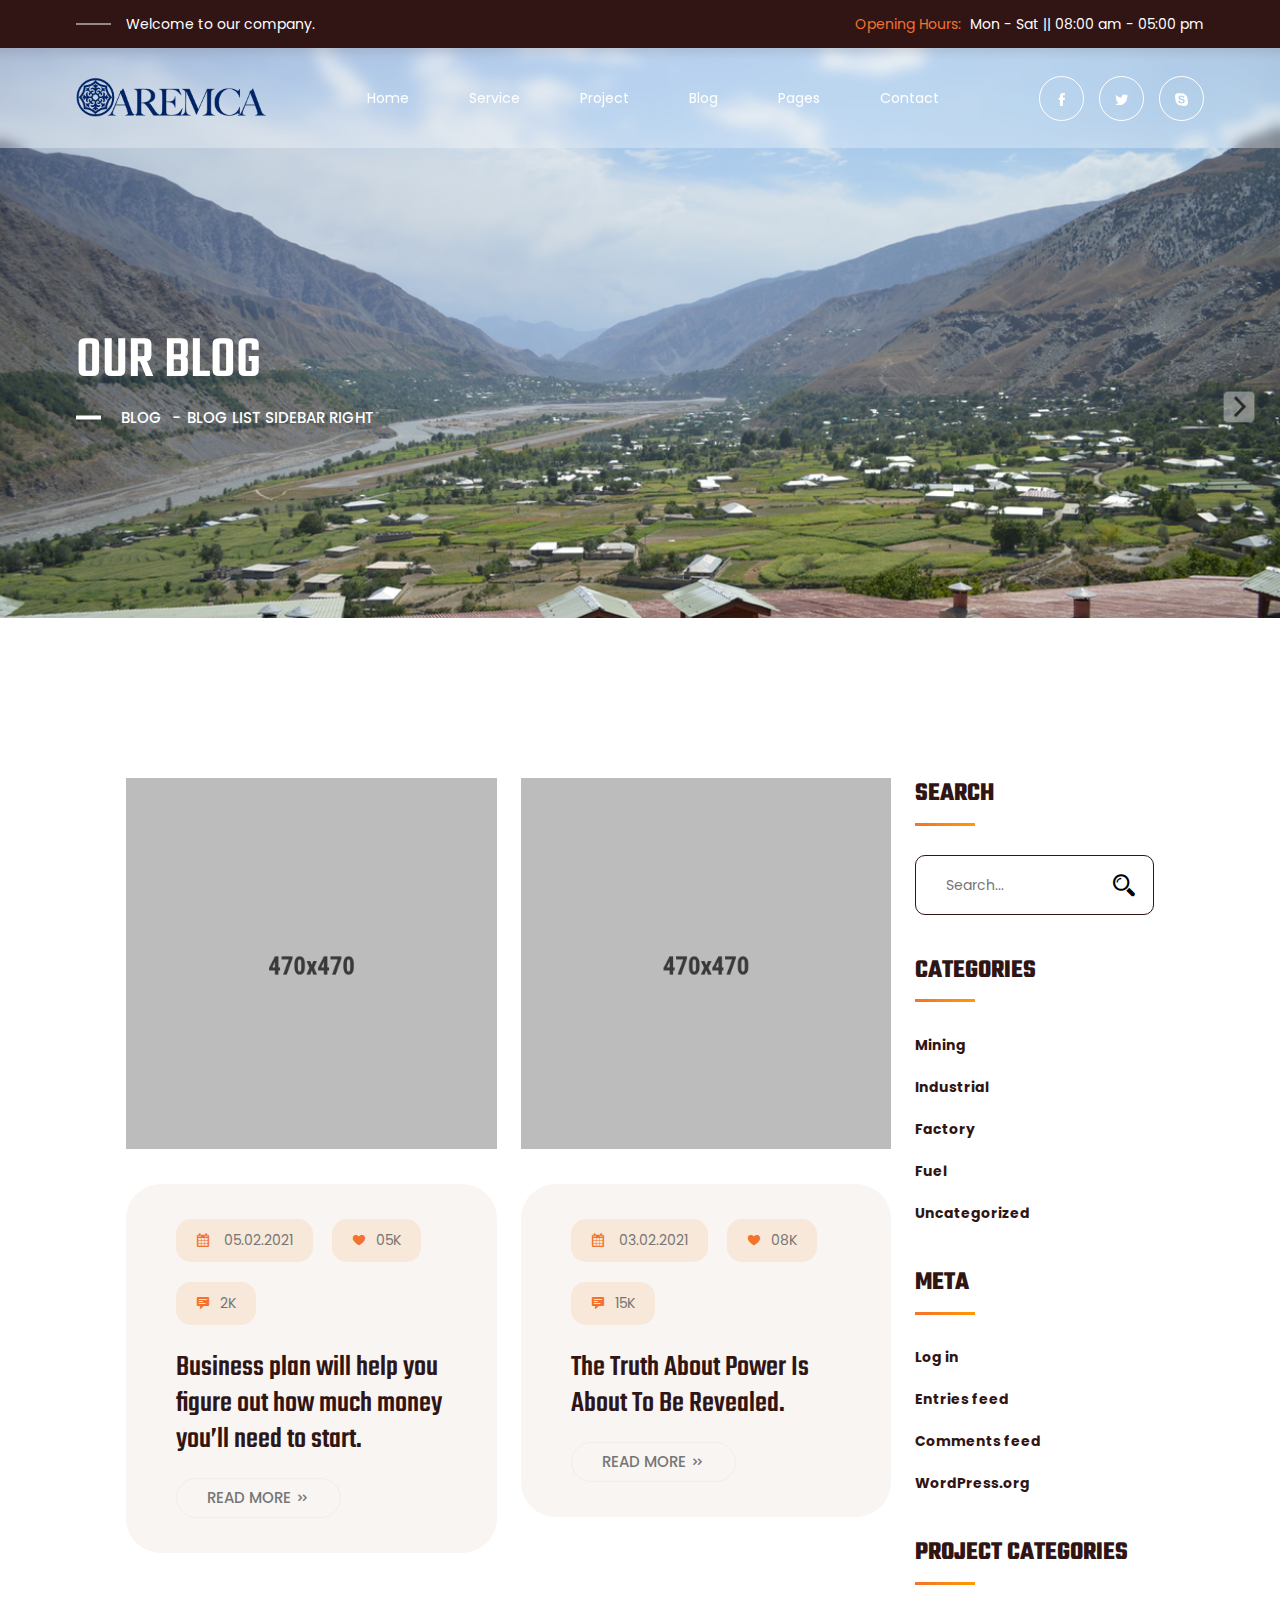
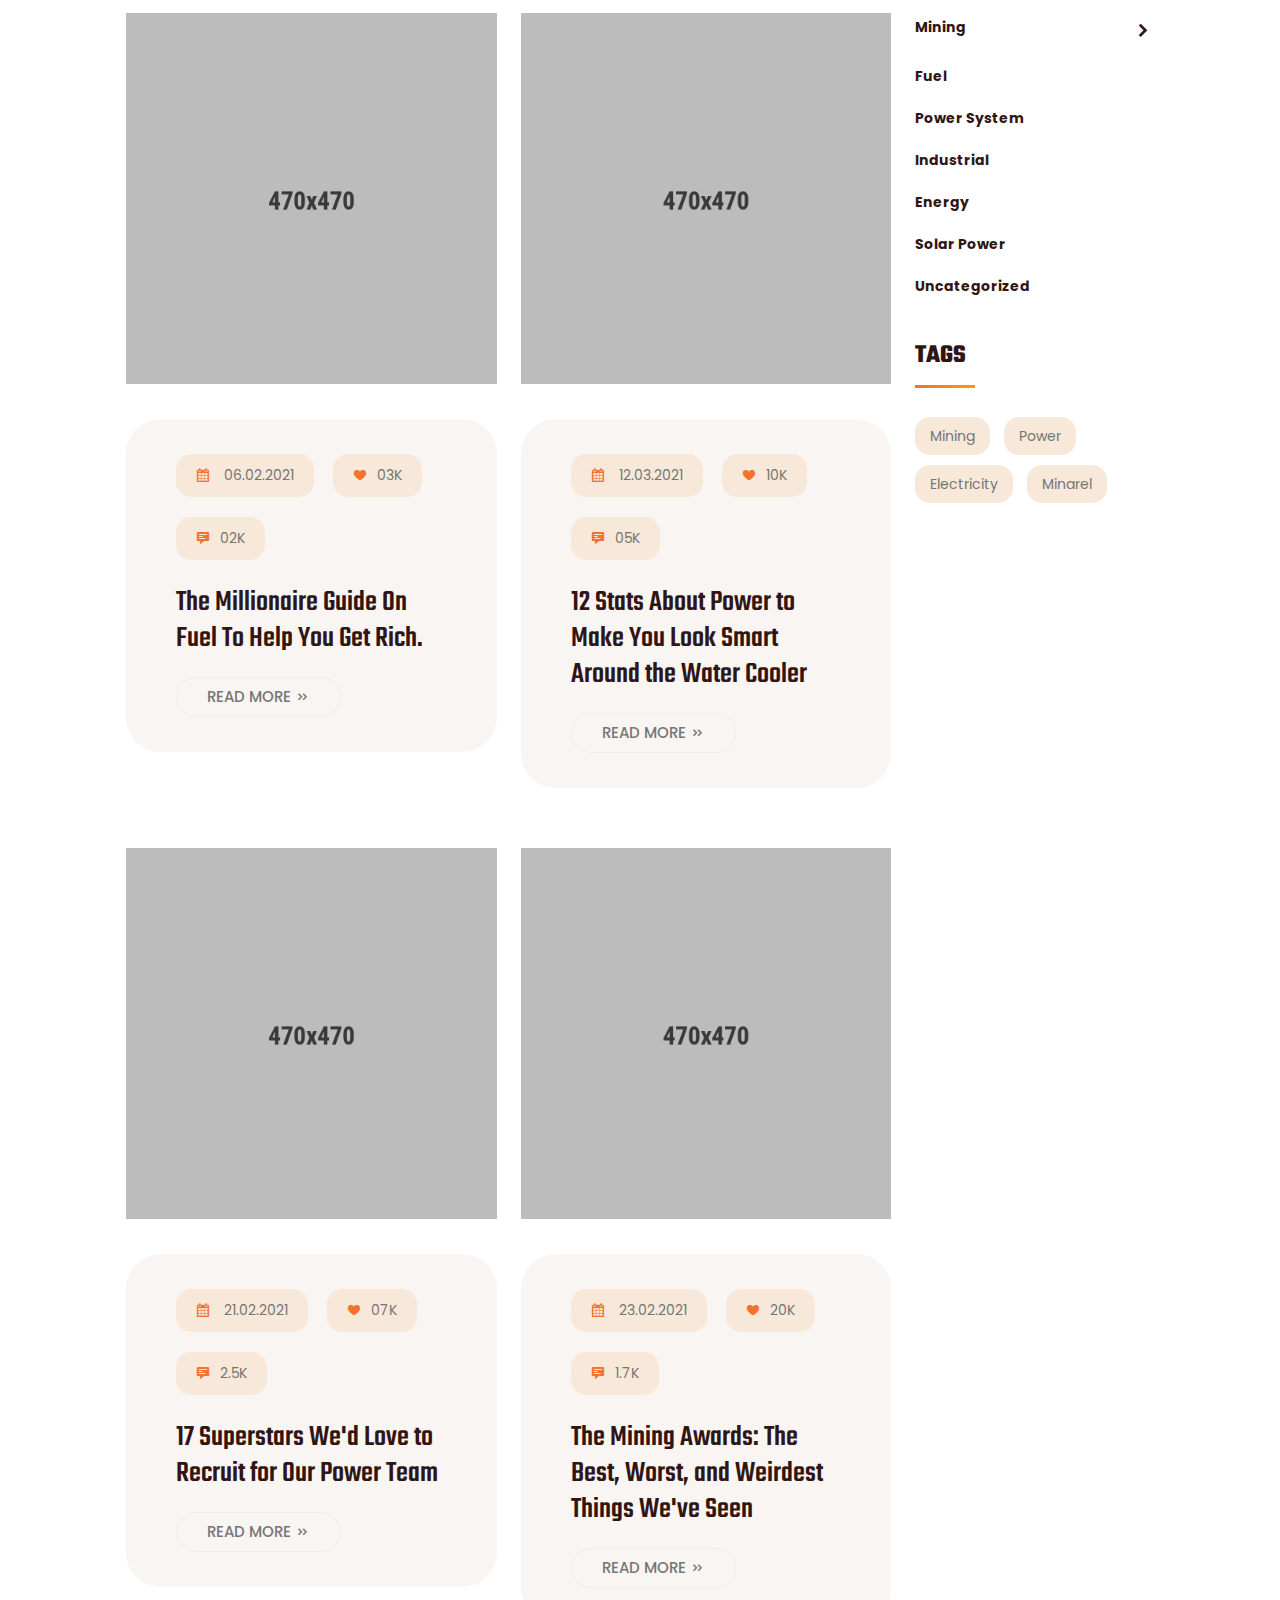
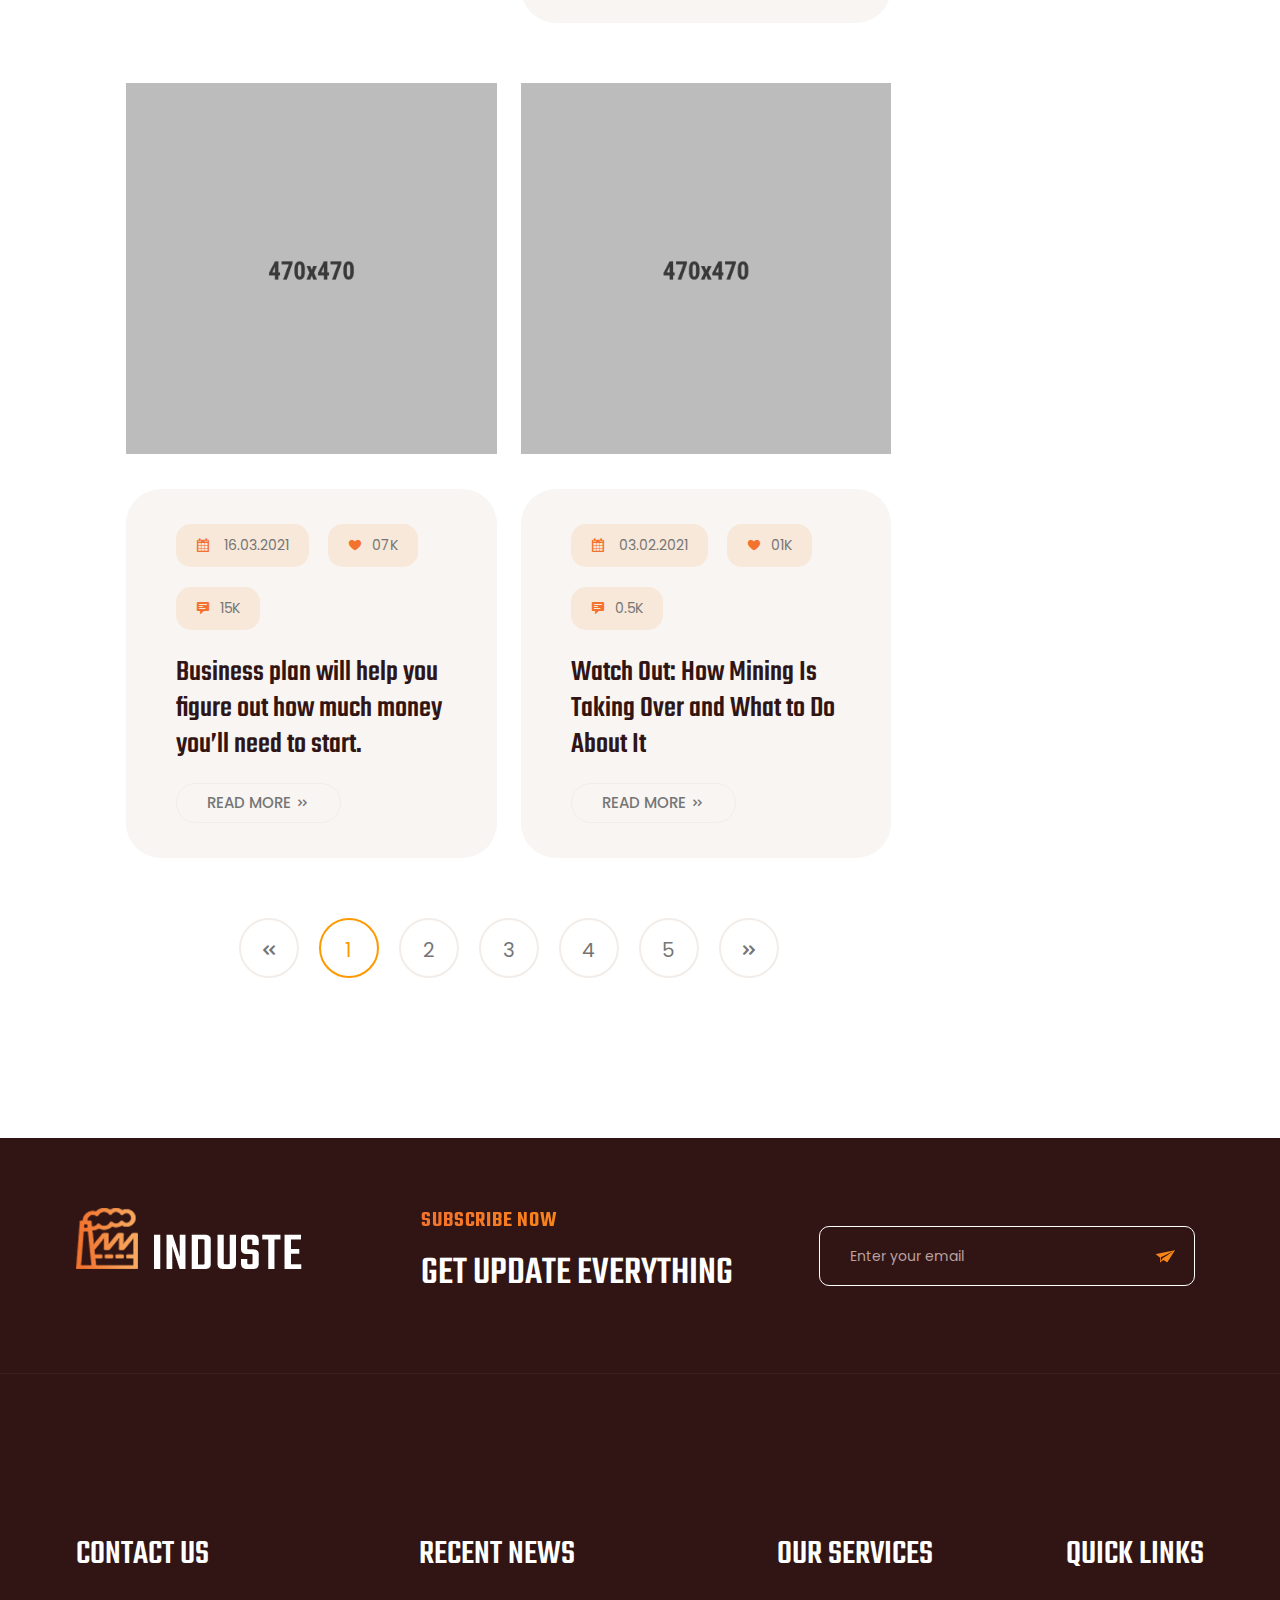
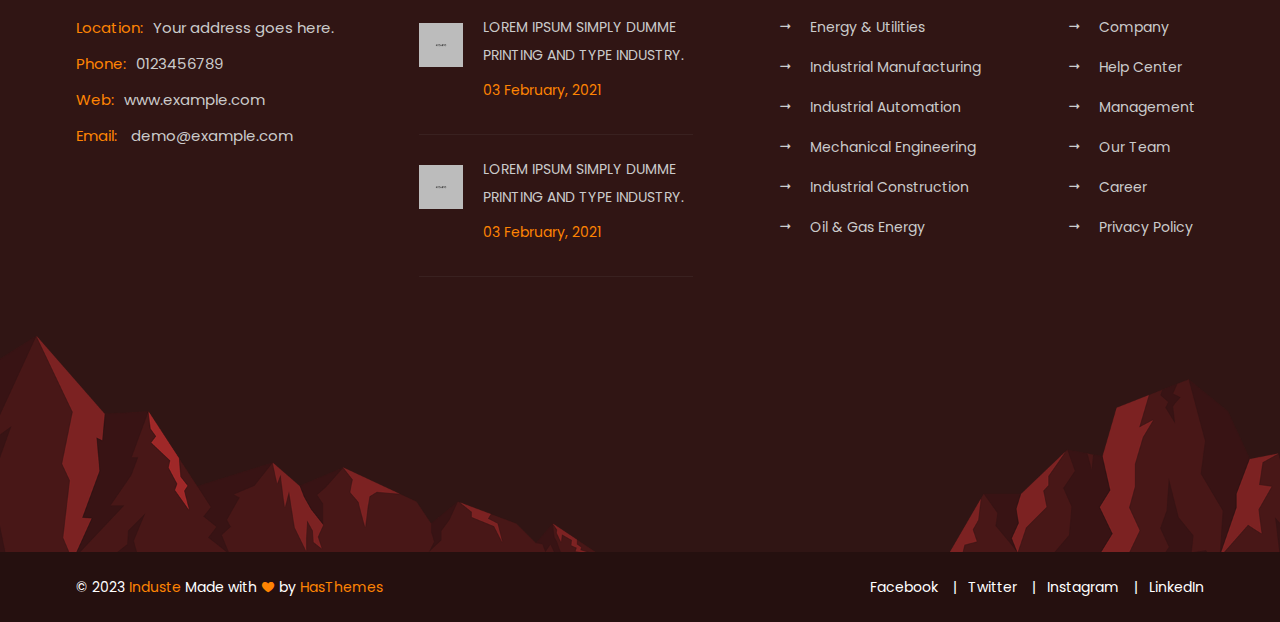
<file: blog-list-sidebar-right.html>
<!DOCTYPE html>
<html lang="zxx">

<head>
    <meta charset="UTF-8">
    <meta name="viewport" content="width=device-width, initial-scale=1.0">
    <meta http-equiv="X-UA-Compatible" content="ie=edge">
    <title> Industrial & Factory Bootstrap 5 Template</title>

    <!-- ::::::::::::::Favicon icon::::::::::::::-->
    <link rel="shortcut icon" href="assets/images/favicon.ico" type="image/png">

    <!-- Plugin CSS -->
    <link rel="stylesheet" href="assets/css/vendor/icofont.min.css">
    <link rel="stylesheet" href="assets/css/plugins/swiper-bundle.min.css">
    <link rel="stylesheet" href="assets/css/plugins/animate.css">
    <link rel="stylesheet" href="assets/css/plugins/nice-select.css">
    <link rel="stylesheet" href="assets/css/plugins/venobox.min.css">
    <link rel="stylesheet" href="assets/css/plugins/aos.min.css">
    <link rel="stylesheet" href="assets/css/style.css">
</head>

<body>

    <main class="main-wrapper">

        <!-- .....:::::: Start Header Section :::::.... -->
        <header class="header-section d-none d-lg-block">

            <!-- Start Header Top -->
            <div class="header-top">
                <div class="container">
                    <div class="row justify-content-between align-items-center">
                        <div class="col-auto">
                            <!-- Start Header Top Left  -->
                            <div class="header-top-left">
                                <p>Welcome to our company.</p>
                            </div>
                            <!-- End Header Top Left  -->
                        </div>
                        <div class="col-auto">
                            <!-- Start Header Top Right  -->
                            <div class="header-top-right">
                                <p> <span class="text">Opening Hours: </span> <span>Mon - Sat </span> || <span>08:00 am
                                        - 05:00 pm</span></p>
                            </div>
                            <!-- End Header Top Right  -->
                        </div>
                    </div>
                </div>
            </div>
            <!-- End Header Top -->

            <!-- Start Header Bottom -->
            <div class="header-bottom sticky-header">
                <div class="container">
                    <div class="row justify-content-between align-items-center">
                        <div class="col-auto">
                            <!-- Start Header Logo -->
                            <div class="logo"><a href="index.html"><img src="assets/images/logo/logo.png" alt=""></a>
                            </div>
                            <!-- End Header Logo -->
                        </div>
                        <div class="col-auto">
                            <!-- Start Header Logo -->
                            <ul class="header-nav">
                                <li><a href="index.html">Home</a></li>
                                <li class="has-dropdown">
                                    <a href="service-list.html">Service</a>
                                    <ul class="submenu">
                                        <li><a href="service-list.html">Services</a></li>
                                        <li><a href="service-details.html">Service Details</a></li>
                                    </ul>
                                </li>
                                <li class="has-dropdown">
                                    <a href="project-list.html">Project</a>
                                    <ul class="submenu">
                                        <li><a href="project-list.html">Project</a></li>
                                        <li><a href="project-details.html">Project Details</a></li>
                                    </ul>
                                </li>
                                <li class="has-dropdown">
                                    <a href="blog-list.html">Blog</a>
                                    <ul class="submenu">
                                        <li><a href="blog-list.html">Blog List Full Width</a></li>
                                        <li><a href="blog-list-sidebar-left.html">Blog List Left Sidebar</a></li>
                                        <li><a href="blog-list-sidebar-right.html">Blog List Right Sidebar</a></li>
                                        <li><a href="blog-details.html">Blog Details Full Width</a></li>
                                        <li><a href="blog-details-sidebar-left.html">Blog Details Left Sidebar</a></li>
                                        <li><a href="blog-details-sidebar-right.html">Blog Details Right Sidebar</a></li>
                                    </ul>
                                </li>
                                <li class="has-dropdown">
                                    <a href="#">Pages</a>
                                    <ul class="submenu">
                                        <li><a href="404-page.html">404 Page</a></li>
                                        <li><a href="price.html">Price</a></li>
                                        <li><a href="about.html">About Us</a></li>
                                    </ul>
                                </li>
                                <li><a href="contact.html">Contact</a></li>
                            </ul>
                            <!-- End Header Logo -->
                        </div>
                        <div class="col-auto">
                            <!-- Start Header Social Link -->
                            <ul class="social-link social-link-white">
                                <li><a target="_blank" href="https://example.com"><i class="icofont-facebook"></i></a>
                                </li>
                                <li><a target="_blank" href="https://example.com"><i class="icofont-twitter"></i></a>
                                </li>
                                <li><a target="_blank" href="https://example.com"><i class="icofont-skype"></i></a></li>
                            </ul>
                            <!-- Start Header Social Link -->
                        </div>
                    </div>
                </div>
            </div>
            <!-- End Header Bottom -->
        </header>
        <!-- .....:::::: End Header Section :::::.... -->

        <!-- .....:::::: Start Mobile Header Section :::::.... -->
        <div class="mobile-header d-block d-lg-none">
            <div class="container">
                <div class="row align-items-center justify-content-between">
                    <div class="col">
                        <div class="mobile-logo">
                        <a href="index.html"><img src="assets/images/logo/logo.png" alt=""></a>
                        </div>
                    </div>
                    <div class="col">
                        <div class="mobile-action-link text-end">
                        <a href="#mobile-menu-offcanvas" class="offcanvas-toggle offside-menu"><i class="icofont-navigation-menu"></i></a>
                        </div>
                    </div>
                </div>
            </div>
        </div>
        <!-- .....:::::: Start MobileHeader Section :::::.... -->

        <!--  Start Offcanvas Mobile Menu Section -->
        <div id="mobile-menu-offcanvas" class="offcanvas offcanvas-rightside offcanvas-mobile-menu-section">
            <!-- Start Offcanvas Header -->
            <div class="offcanvas-header text-end">
                <button class="offcanvas-close"><i class="icofont-close-line"></i></button>
            </div> <!-- End Offcanvas Header -->
            <!-- Start Offcanvas Mobile Menu Wrapper -->
            <div class="offcanvas-mobile-menu-wrapper">
                <!-- Start Mobile Menu  -->
                <div class="mobile-menu-bottom">
                    <!-- Start Mobile Menu Nav -->
                    <div class="offcanvas-menu">
                        <ul>
                            <li>
                                <a href="index.html"><span>Home</span></a>
                            </li>
                            <li>
                                <a href="#"><span>Services</span></a>
                                <ul class="mobile-sub-menu">
                                    <li><a href="service-list.html">Service List</a></li>
                                    <li><a href="service-details.html">Service Details</a></li>
                                </ul>
                            </li>
                            <li>
                                <a href="#"><span>Project</span></a>
                                <ul class="mobile-sub-menu">
                                    <li><a href="project-list.html">Project List</a></li>
                                    <li><a href="project-details.html">Project Details</a></li>
                                </ul>
                            </li>
                            <li>
                                <a href="#"><span>Blog</span></a>
                                <ul class="mobile-sub-menu">
                                    <li><a href="blog-list.html">Blog List Full Width</a></li>
                                    <li><a href="blog-list-sidebar-left.html">Blog List Left Sidebar</a></li>
                                    <li><a href="blog-list-sidebar-right.html">Blog List Right Sidebar</a></li>
                                    <li><a href="blog-details.html">Blog Details Full Width</a></li>
                                    <li><a href="blog-details-sidebar-left.html">Blog Details Left Sidebar</a></li>
                                    <li><a href="blog-details-sidebar-right.html">Blog Details Right Sidebar</a></li>
                                </ul>
                            </li>
                            <li>
                                <a href="#"><span>Pages</span></a>
                                <ul class="mobile-sub-menu">
                                    <li><a href="404-page.html">404 Page</a></li>
                                    <li><a href="price.html">Price</a></li>
                                    <li><a href="about.html">About Us</a></li>
                                </ul>
                            </li>
                            <li>
                                <a href="contact.html"><span>Contact</span></a>
                            </li>
                        </ul>
                    </div> <!-- End Mobile Menu Nav -->
                </div> <!-- End Mobile Menu -->

                <!-- Start Mobile contact Info -->
                <div class="mobile-contact-info text-center">
                    <ul class="social-link social-link-white">
                        <li><a target="_blank" href="https://example.com"><i class="icofont-facebook"></i></a>
                        </li>
                        <li><a target="_blank" href="https://example.com"><i class="icofont-twitter"></i></a>
                        </li>
                        <li><a target="_blank" href="https://example.com"><i class="icofont-skype"></i></a></li>
                    </ul>
                </div>
                <!-- End Mobile contact Info -->

            </div> <!-- End Offcanvas Mobile Menu Wrapper -->
        </div> 
        <!-- ...:::: End Offcanvas Mobile Menu Section:::... -->

        <!-- Offcanvas Overlay -->
        <div class="offcanvas-overlay"></div>

        <!-- .....:::::: Start Breadcrumb Section :::::.... -->
        <div class="breadcrumb-section">
            <div class="breadcrumb-wrapper">
                <div class="image"><img src="assets/images/background/breadcrumb.png" alt=""></div>
                <div class="container">
                    <div class="row">
                        <div class="col-12">
                            <div class="content">
                                <h2 class="title">Our Blog</h2>
                                <ol class="breadcrumb-link">
                                    <li><a href="blog-list.html">Blog</a></li>
                                    <li class="active" aria-current="page">Blog List Sidebar Right</li>
                                </ol>
                            </div>
                        </div>
                    </div>
                </div>            
            </div>
        </div>
        <!-- .....:::::: End Breadcrumb Section :::::.... -->

        <!-- .....:::::: Start Blog Feed Display Section :::::.... -->
        <div class="blog-section section-inner-gap section-fluid">
            <div class="container-fluid">
                <div class="row flex-lg-row-reverse flex-column-reverse">
                    <div class="col-lg-4 col-xl-3">
                        <!-- Start Sidebar Area -->
                        <div class="siderbar-section">
    
                            <!-- Start Single Sidebar Widget -->
                            <div class="sidebar-single-widget">
                                <h6 class="sidebar-title">Search</h6>
                                <div class="default-search-style">
                                    <input class="default-search-style-input-box" type="search" placeholder="Search...">
                                    <button class="default-search-style-input-btn" type="submit"><i class="icofont-search-2"></i></button>
                                </div>
                            </div> <!-- End Single Sidebar Widget -->
    
                            <!-- Start Single Sidebar Widget -->
                            <div class="sidebar-single-widget">
                                <h6 class="sidebar-title">CATEGORIES</h6>
                                <div class="sidebar-content">
                                    <ul class="sidebar-menu">
                                        <li><a href="#">Mining</a></li>
                                        <li><a href="#">Industrial</a></li>
                                        <li><a href="#">Factory</a></li>
                                        <li><a href="#">Fuel</a></li>
                                        <li><a href="#"> Uncategorized</a></li>
                                    </ul>
                                </div>
                            </div> <!-- End Single Sidebar Widget -->
    
                            <!-- Start Single Sidebar Widget -->
                            <div class="sidebar-single-widget">
                                <h6 class="sidebar-title">Meta</h6>
                                <div class="sidebar-content">
                                    <ul class="sidebar-menu">
                                        <li><a href="#">Log in</a></li>
                                        <li><a href="#">Entries feed</a></li>
                                        <li><a href="#">Comments feed</a></li>
                                        <li><a href="#">WordPress.org</a></li>
                                    </ul>
                                </div>
                            </div> <!-- End Single Sidebar Widget -->
    
                            <!-- Start Single Sidebar Widget -->
                            <div class="sidebar-single-widget">
                                <h6 class="sidebar-title">Project CATEGORIES</h6>
                                <div class="sidebar-content">
                                    <ul class="sidebar-menu">
                                        <li>
                                            <ul class="sidebar-menu-collapse">
                                                <!-- Start Single Menu Collapse List -->
                                                <li class="sidebar-menu-collapse-list">
                                                    <div class="accordion">
                                                        <a href="#"  class="accordion-title collapsed" data-bs-toggle="collapse" data-bs-target="#men-fashion" aria-expanded="false">Mining <i class="icofont-simple-right"></i></a>
                                                        <div id="men-fashion" class="collapse">
                                                            <ul class="accordion-category-list">
                                                                <li><a href="#">Coal</a></li>
                                                                <li><a href="#">Diamond</a></li>
                                                                <li><a href="#">Gold</a></li>
                                                                <li><a href="#">Silver</a></li>
                                                            </ul>
                                                        </div>
                                                    </div>
                                                </li> <!-- End Single Menu Collapse List -->
                                            </ul>
                                        </li>
                                        <li><a href="#">Fuel</a></li>
                                        <li><a href="#"> Power System</a></li>
                                        <li><a href="#">Industrial</a></li>
                                        <li><a href="#">Energy</a></li>
                                        <li><a href="#">Solar Power</a></li>
                                        <li><a href="#"> Uncategorized</a></li>
                                    </ul>
                                </div>
                            </div> <!-- End Single Sidebar Widget -->

                            <!-- Start Single Sidebar Widget -->
                            <div class="sidebar-single-widget">
                                <h6 class="sidebar-title">Tags</h6>
                                <div class="sidebar-content">
                                    <div class="tag-link">
                                        <a href="#">Mining</a>
                                        <a href="#">Power</a>
                                        <a href="#">Electricity</a>
                                        <a href="#">Minarel</a>
                                    </div>
                                </div>
                            </div> <!-- End Single Sidebar Widget -->
    
                        </div> <!-- End Sidebar Area -->
                    </div>
                    <div class="col-lg-8 col-xl-9">
                        <div class="blog-section-wrapper">
                            <div class="row">
                                <div class="col-xxl-6 col-sm-6 col-12">
                                    <!-- Start Blog Feed Single Item  -->
                                    <div class="blog-feed-slider-single-item swiper-slide">
                                        <a href="blog-details.html" class="image">
                                            <img src="assets/images/blog/blog-list-img-1.png" alt="">
                                        </a>
            
                                        <div class="content">
                                            <ul class="blog-meta meta-box">
                                                <li><a href="#" class="date icon-space-right"><i  class="icofont-ui-calendar"></i> <span
                                                    class="text">05.02.2021</span></a></li>
                                                <li><a href="#" class="like icon-space-right"><i
                                                    class="icofont-heart"></i><span class="text">05K</span></a></li>
                                                <li><a href="#" class="comment icon-space-right"><i
                                                    class="icofont-comment"></i><span class="text">2K</span></a></li>
                                            </ul>
            
                                            <h3 class="title"><a href="blog-details.html">Business plan will help you figure out
                                                    how much money you’ll need to start.</a></h3>
            
                                            <a href="blog-details.html" class="btn btn-sm btn-outline-primary text-uppercase">
                                                <span>read more <i
                                                        class="icofont-double-right icon-space-left"></i></span> </a>
                                        </div>
                                    </div>
                                    <!-- End Blog Feed Single Item  -->
                                </div>
                                <div class="col-xxl-6 col-sm-6 col-12">
                                    <!-- Start Blog Feed Single Item  -->
                                    <div class="blog-feed-slider-single-item swiper-slide">
                                        <a href="blog-details.html" class="image">
                                            <img src="assets/images/blog/blog-list-img-2.png" alt="">
                                        </a>
            
                                        <div class="content">
                                            <ul class="blog-meta meta-box">
                                                <li><a href="#" class="date icon-space-right"><i  class="icofont-ui-calendar"></i> <span
                                                    class="text">03.02.2021</span></a></li>
                                                <li><a href="#" class="like icon-space-right"><i
                                                    class="icofont-heart"></i><span class="text">08K</span></a></li>
                                                <li><a href="#" class="comment icon-space-right"><i
                                                    class="icofont-comment"></i><span class="text">15K</span></a></li>
                                            </ul>
            
                                            <h3 class="title"><a href="blog-details.html">The Truth About Power Is About To Be Revealed.</a></h3>
            
                                            <a href="blog-details.html" class="btn btn-sm btn-outline-primary text-uppercase">
                                                <span>read more <i
                                                        class="icofont-double-right icon-space-left"></i></span> </a>
                                        </div>
                                    </div>
                                    <!-- End Blog Feed Single Item  -->
                                </div>
                                <div class="col-xxl-6 col-sm-6 col-12">
                                    <!-- Start Blog Feed Single Item  -->
                                    <div class="blog-feed-slider-single-item swiper-slide">
                                        <a href="blog-details.html" class="image">
                                            <img src="assets/images/blog/blog-list-img-3.png" alt="">
                                        </a>
            
                                        <div class="content">
                                            <ul class="blog-meta meta-box">
                                                <li><a href="#" class="date icon-space-right"><i  class="icofont-ui-calendar"></i> <span
                                                    class="text">06.02.2021</span></a></li>
                                                <li><a href="#" class="like icon-space-right"><i
                                                    class="icofont-heart"></i><span class="text">03K</span></a></li>
                                                <li><a href="#" class="comment icon-space-right"><i
                                                    class="icofont-comment"></i><span class="text">02K</span></a></li>
                                            </ul>
            
                                            <h3 class="title"><a href="blog-details.html">The Millionaire Guide On Fuel To Help You Get Rich.</a></h3>
            
                                            <a href="blog-details.html" class="btn btn-sm btn-outline-primary text-uppercase">
                                                <span>read more <i
                                                        class="icofont-double-right icon-space-left"></i></span> </a>
                                        </div>
                                    </div>
                                    <!-- End Blog Feed Single Item  -->
                                </div>
                                <div class="col-xxl-6 col-sm-6 col-12">
                                    <!-- Start Blog Feed Single Item  -->
                                    <div class="blog-feed-slider-single-item swiper-slide">
                                        <a href="blog-details.html" class="image">
                                            <img src="assets/images/blog/blog-list-img-4.png" alt="">
                                        </a>
            
                                        <div class="content">
                                            <ul class="blog-meta meta-box">
                                                <li><a href="#" class="date icon-space-right"><i  class="icofont-ui-calendar"></i> <span
                                                    class="text">12.03.2021</span></a></li>
                                                <li><a href="#" class="like icon-space-right"><i
                                                    class="icofont-heart"></i><span class="text">10K</span></a></li>
                                                <li><a href="#" class="comment icon-space-right"><i
                                                    class="icofont-comment"></i><span class="text">05K</span></a></li>
                                            </ul>
            
                                            <h3 class="title"><a href="blog-details.html">12 Stats About Power to Make You Look Smart Around the Water Cooler</a></h3>
            
                                            <a href="blog-details.html" class="btn btn-sm btn-outline-primary text-uppercase">
                                                <span>read more <i
                                                        class="icofont-double-right icon-space-left"></i></span> </a>
                                        </div>
                                    </div>
                                    <!-- End Blog Feed Single Item  -->
                                </div>
                                <div class="col-xxl-6 col-sm-6 col-12">
                                    <!-- Start Blog Feed Single Item  -->
                                    <div class="blog-feed-slider-single-item swiper-slide">
                                        <a href="blog-details.html" class="image">
                                            <img src="assets/images/blog/blog-list-img-5.png" alt="">
                                        </a>
            
                                        <div class="content">
                                            <ul class="blog-meta meta-box">
                                                <li><a href="#" class="date icon-space-right"><i  class="icofont-ui-calendar"></i> <span
                                                    class="text">21.02.2021</span></a></li>
                                                <li><a href="#" class="like icon-space-right"><i
                                                    class="icofont-heart"></i><span class="text">07K</span></a></li>
                                                <li><a href="#" class="comment icon-space-right"><i
                                                    class="icofont-comment"></i><span class="text">2.5K</span></a></li>
                                            </ul>
            
                                            <h3 class="title"><a href="blog-details.html">17 Superstars We'd Love to Recruit for Our Power Team</a></h3>
            
                                            <a href="blog-details.html" class="btn btn-sm btn-outline-primary text-uppercase">
                                                <span>read more <i
                                                        class="icofont-double-right icon-space-left"></i></span> </a>
                                        </div>
                                    </div>
                                    <!-- End Blog Feed Single Item  -->
                                </div>
                                <div class="col-xxl-6 col-sm-6 col-12">
                                    <!-- Start Blog Feed Single Item  -->
                                    <div class="blog-feed-slider-single-item swiper-slide">
                                        <a href="blog-details.html" class="image">
                                            <img src="assets/images/blog/blog-list-img-6.png" alt="">
                                        </a>
            
                                        <div class="content">
                                            <ul class="blog-meta meta-box">
                                                <li><a href="#" class="date icon-space-right"><i  class="icofont-ui-calendar"></i> <span
                                                    class="text">23.02.2021</span></a></li>
                                                <li><a href="#" class="like icon-space-right"><i
                                                    class="icofont-heart"></i><span class="text">20K</span></a></li>
                                                <li><a href="#" class="comment icon-space-right"><i
                                                    class="icofont-comment"></i><span class="text">1.7K</span></a></li>
                                            </ul>
            
                                            <h3 class="title"><a href="blog-details.html">The Mining Awards: The Best, Worst, and Weirdest Things We've Seen</a></h3>
            
                                            <a href="blog-details.html" class="btn btn-sm btn-outline-primary text-uppercase">
                                                <span>read more <i
                                                        class="icofont-double-right icon-space-left"></i></span> </a>
                                        </div>
                                    </div>
                                    <!-- End Blog Feed Single Item  -->
                                </div>
                                <div class="col-xxl-6 col-sm-6 col-12">
                                    <!-- Start Blog Feed Single Item  -->
                                    <div class="blog-feed-slider-single-item swiper-slide">
                                        <a href="blog-details.html" class="image">
                                            <img src="assets/images/blog/blog-list-img-7.png" alt="">
                                        </a>
            
                                        <div class="content">
                                            <ul class="blog-meta meta-box">
                                                <li><a href="#" class="date icon-space-right"><i  class="icofont-ui-calendar"></i> <span
                                                    class="text">16.03.2021</span></a></li>
                                                <li><a href="#" class="like icon-space-right"><i
                                                    class="icofont-heart"></i><span class="text">07K</span></a></li>
                                                <li><a href="#" class="comment icon-space-right"><i
                                                    class="icofont-comment"></i><span class="text">15K</span></a></li>
                                            </ul>
            
                                            <h3 class="title"><a href="blog-details.html">Business plan will help you figure out
                                                    how much money you’ll need to start.</a></h3>
            
                                            <a href="blog-details.html" class="btn btn-sm btn-outline-primary text-uppercase">
                                                <span>read more <i
                                                        class="icofont-double-right icon-space-left"></i></span> </a>
                                        </div>
                                    </div>
                                    <!-- End Blog Feed Single Item  -->
                                </div>
                                <div class="col-xxl-6 col-sm-6 col-12">
                                    <!-- Start Blog Feed Single Item  -->
                                    <div class="blog-feed-slider-single-item swiper-slide">
                                        <a href="blog-details.html" class="image">
                                            <img src="assets/images/blog/blog-list-img-8.png" alt="">
                                        </a>
            
                                        <div class="content">
                                            <ul class="blog-meta meta-box">
                                                <li><a href="#" class="date icon-space-right"><i  class="icofont-ui-calendar"></i> <span
                                                    class="text">03.02.2021</span></a></li>
                                                <li><a href="#" class="like icon-space-right"><i
                                                    class="icofont-heart"></i><span class="text">01K</span></a></li>
                                                <li><a href="#" class="comment icon-space-right"><i
                                                    class="icofont-comment"></i><span class="text">0.5K</span></a></li>
                                            </ul>
            
                                            <h3 class="title"><a href="blog-details.html">Watch Out: How Mining Is Taking Over and What to Do About It</a></h3>
            
                                            <a href="blog-details.html" class="btn btn-sm btn-outline-primary text-uppercase">
                                                <span>read more <i
                                                        class="icofont-double-right icon-space-left"></i></span> </a>
                                        </div>
                                    </div>
                                    <!-- End Blog Feed Single Item  -->
                                </div>
                            </div>
                            <div class="row">
                                <div class="col-12">
                                    <div class="pagination-wrapper">
                                        <ul class="pagination-nav">
                                            <li class="prev"><a href="#"><i class="icofont-rounded-double-left"></i></a></li>
                                            <li class="active"><a href="#">1</a></li>
                                            <li><a href="#">2</a></li>
                                            <li><a href="#">3</a></li>
                                            <li><a href="#">4</a></li>
                                            <li><a href="#">5</a></li>
                                            <li class="next"><a href="#"><i class="icofont-rounded-double-right"></i></a></li>
                                        </ul>
                                    </div>
                                </div>
                            </div>
                        </div>
                    </div>
                </div>
            </div>
        </div>
        <!-- .....:::::: End Blog Feed Display Section :::::.... -->

        <!-- .....:::::: Start Footer Section :::::.... -->
        <footer class="footer-section footer-bg">
            <!-- Start Footer Top -->
            <div class="footer-top">
                <div class="container">
                    <div class="footer-top-wrapper">
                        <!-- Start Footer Logo -->
                        <a href="index.html" class="logo">
                            <img class="img-fluid" src="assets/images/logo/logo-dark.png" alt="">
                        </a>
                        <!-- End Footer Logo -->

                        <!-- Start Footer Newsletter -->
                        <div class="newsletter">
                            <div class="content">
                                <h4 class="title-tag text-gradient">SUBSCRIBE NOW</h4>
                                <h3 class="sub-title">GET UPDATE EVERYTHING</h3>
                            </div>
                            <div class="newsletter-form">
                                <form class="newsletter-form-group" action="#" method="post">
                                    <input type="email" placeholder="Enter your email" required>
                                    <button class="newsletter-submit-btn text-gradient" type="submit"><i class="icofont-paper-plane"></i></button>
                                </form>
                            </div>
                        </div>
                        <!-- Start Footer Newsletter -->
                        <!-- <div class="bg-color-dark-red"></div> -->
                    </div>
                </div>
                <div class="bg-color-bold-red"></div>
            </div>
            <!-- Start Footer Top -->

            <!-- Start Footer Center -->
            <div class="footer-center section-top-space">
                <div class="container">
                    <div class="row justify-content-xl-between">
                        <div class="col-xl-auto col-md-6 col-12">
                            <div class="footer-widget-single-item">
                                <h3 class="title">CONTACT US</h3>

                                <ul class="footer-about">
                                    <li>
                                        <div class="text"><span class="text-marker">Location:</span>Your address goes here.</div>
                                    </li>
                                    <li>
                                        <div class="text"><span class="text-marker">Phone:</span><a href="tel:+0123456789">0123456789</a></div>
                                    </li>
                                    <li>
                                        <div class="text"><span class="text-marker">Web:</span><a href="https://www.example.com">www.example.com</a></div>
                                    </li>
                                    <li>
                                        <div class="text"><span class="text-marker">Email:</span> <a href="mailto:demo@example.com">demo@example.com</a> </div>
                                    </li>
                                </ul>
                            </div>
                        </div>
                        <div class="col-xl-auto col-md-6 col-12">
                            <div class="footer-widget-single-item">
                                <h3 class="title">RECENT NEWS</h3>

                                <ul class="footer-blog">
                                    <li>
                                        <a href="blog-details.html" class="image">
                                            <img src="assets/images/blog/blog-list-img-1.png" alt="">
                                        </a>
                                        <div class="content">
                                            <a class="title" href="blog-details.html">Lorem Ipsum simply dumme printing and type industry.</a>
                                            <span class="date">03 February, 2021</span>
                                        </div>
                                    </li>
                                    <li>
                                        <a href="blog-details.html" class="image">
                                            <img src="assets/images/blog/blog-list-img-1.png" alt="">
                                        </a>
                                        <div class="content">
                                            <a class="title" href="blog-details.html">Lorem Ipsum simply dumme printing and type industry.</a>
                                            <span class="date">03 February, 2021</span>
                                        </div>
                                    </li>
                                    
                                </ul>
                            </div>
                        </div>
                        <div class="col-xl-auto col-md-6 col-12">
                            <div class="footer-widget-single-item">
                                <h3 class="title">OUR SERVICES</h3>
                                <ul class="footer-nav">
                                    <li><a href="#">Energy & Utilities</a></li>
                                    <li><a href="#">Industrial Manufacturing</a></li>
                                    <li><a href="#">Industrial Automation</a></li>
                                    <li><a href="#">Mechanical Engineering</a></li>
                                    <li><a href="#">Industrial Construction</a></li>
                                    <li><a href="#">Oil & Gas Energy</a></li>
                                </ul>
                            </div>
                        </div>
                        <div class="col-xl-auto col-md-6 col-12">
                            <div class="footer-widget-single-item">
                                <h3 class="title">QUICK LINKS</h3>
                                <ul class="footer-nav">
                                    <li><a href="#">Company</a></li>
                                    <li><a href="#">Help Center</a></li>
                                    <li><a href="#">Management</a></li>
                                    <li><a href="#">Our Team</a></li>
                                    <li><a href="#">Career</a></li>
                                    <li><a href="#">Privacy Policy</a></li>
                                </ul>
                            </div>
                        </div>
                    </div>
                </div>
            </div>
            <!-- Start Footer Center -->

            <!-- Start Footer Bottom -->
            <div class="footer-bottom ">
                <div class="container">
                    <div class="row justify-content-md-between justify-content-center align-items-center flex-column-reverse flex-md-row">
                        <div class="col-auto">
                            <div class="footer-bottom-left">
                                <div class="footer-copyright">
                                    <p class="copyright-text">&copy; 2023 <a href="index.html">Induste</a> Made with <i class="icofont-heart"></i> by <a href="https://hasthemes.com/" target="_blank">HasThemes</a> </p>
                                </div>
                            </div>
                        </div>
                        <div class="col-auto">
                            <div class="footer-bottom-right">
                                <ul class="footer-soacial">
                                    <li><a href="https://www.example.com" target="_blank">Facebook</a></li>
                                    <li><a href="https://www.example.com" target="_blank">Twitter</a></li>
                                    <li><a href="https://www.example.com" target="_blank">Instagram</a></li>
                                    <li><a href="https://www.example.com" target="_blank">LinkedIn</a></li>
                                </ul>
                            </div>
                        </div>
                    </div>
                </div>
            </div>
            <!-- Start Footer Bottom -->
        </footer>
        <!-- .....:::::: End Footer Section :::::.... -->

    </main>

    <!-- material-scrolltop button -->
    <button class="material-scrolltop" type="button"></button>


    <!-- ::::::::::::::All JS Files here :::::::::::::: -->
    <script src="assets/js/vendor/modernizr-3.11.2.min.js"></script>
    <script src="assets/js/vendor/jquery-3.6.0.min.js"></script>
    <script src="assets/js/vendor/jquery-migrate-3.3.0.min.js"></script>
    <script src="assets/js/vendor/bootstrap.min.js"></script>
    <script src="assets/js/vendor/jquery-ui.min.js"></script>

    <!--Plugins JS-->
    <script src="assets/js/plugins/swiper-bundle.min.js"></script>
    <script src="assets/js/plugins/material-scrolltop.js"></script>
    <script src="assets/js/plugins/jquery.nice-select.min.js"></script>
    <script src="assets/js/plugins/images-loaded.min.js"></script>
    <script src="assets/js/plugins/isotope.pkgd.min.js"></script>
    <script src="assets/js/plugins/venobox.min.js"></script>
    <script src="assets/js/plugins/aos.min.js"></script>
    <script src="assets/js/plugins/parallax.js"></script>
    <script src="assets/js/plugins/ajax-mail.js"></script>
    <script src="assets/js/plugins/waypoint.js"></script>
    <script src="assets/js/plugins/counter.js"></script>
    <script src="assets/js/main.js"></script>

</body>

</html>
</file>
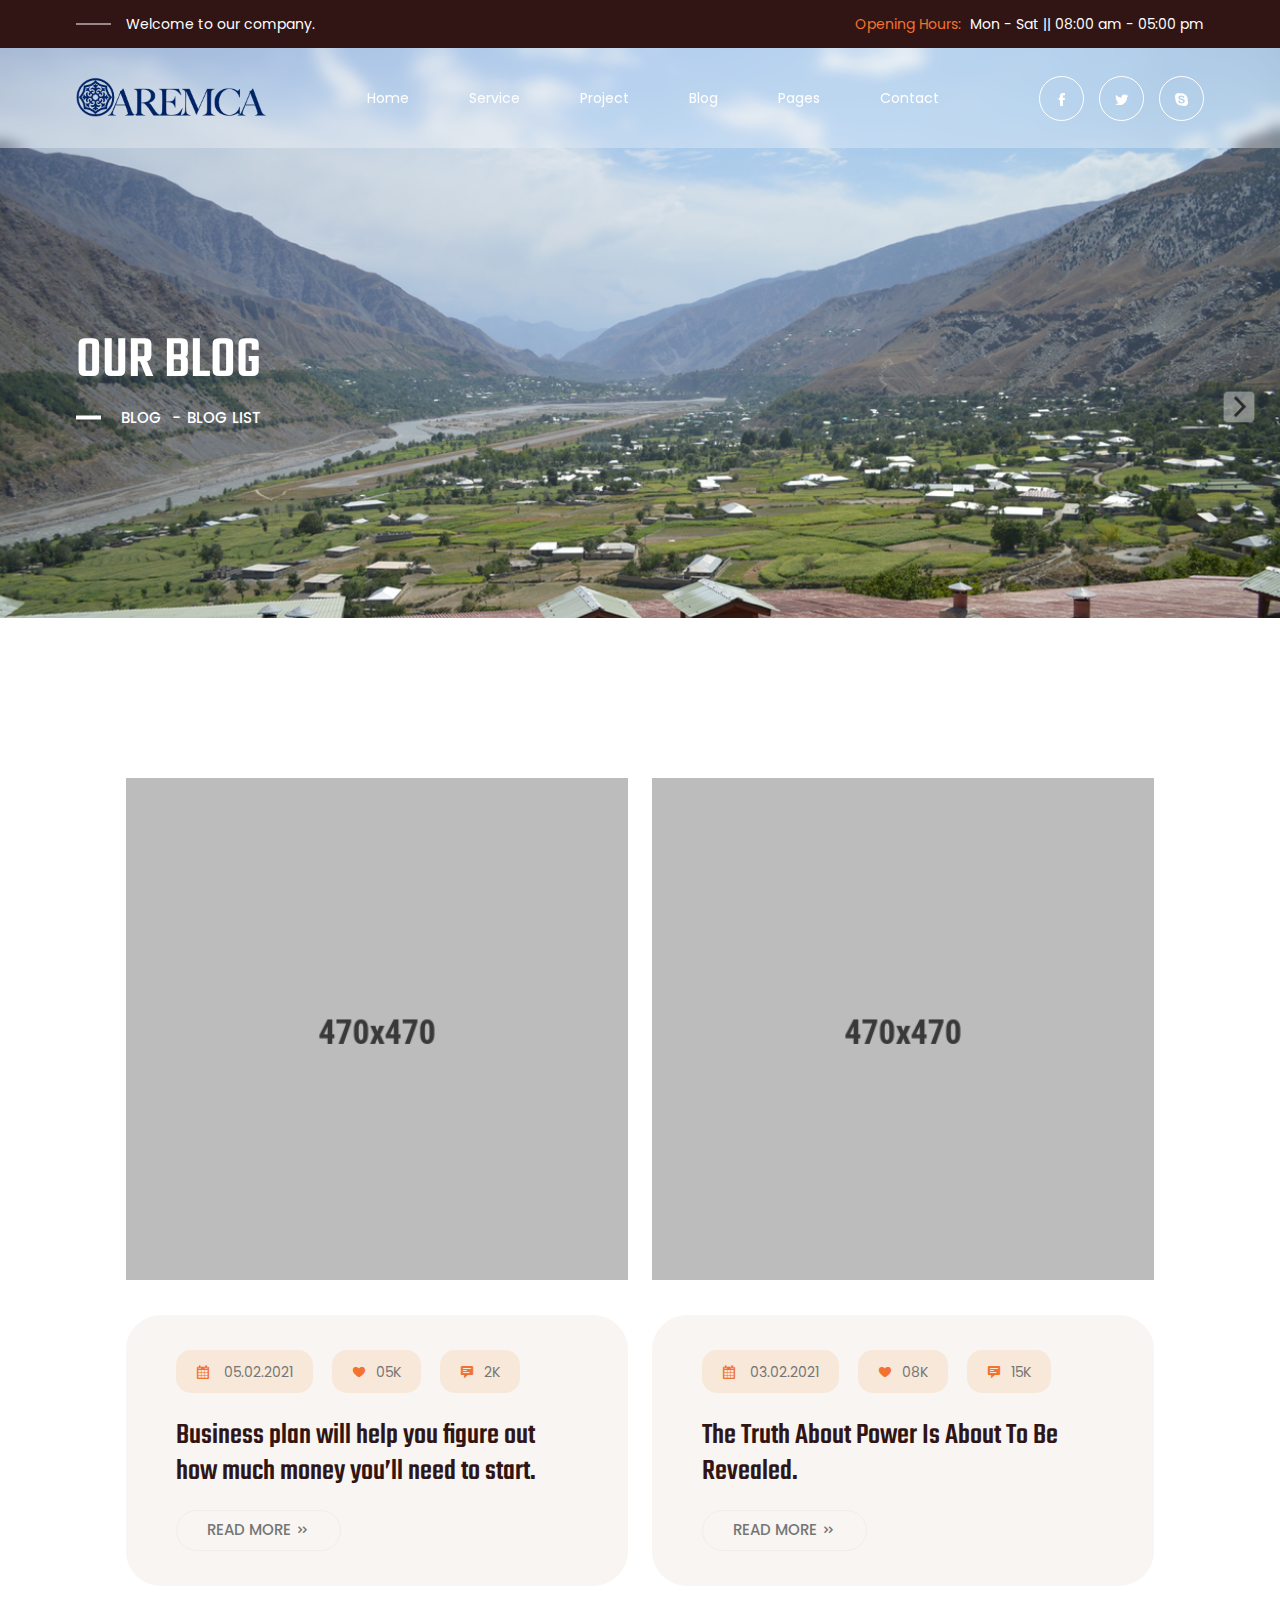
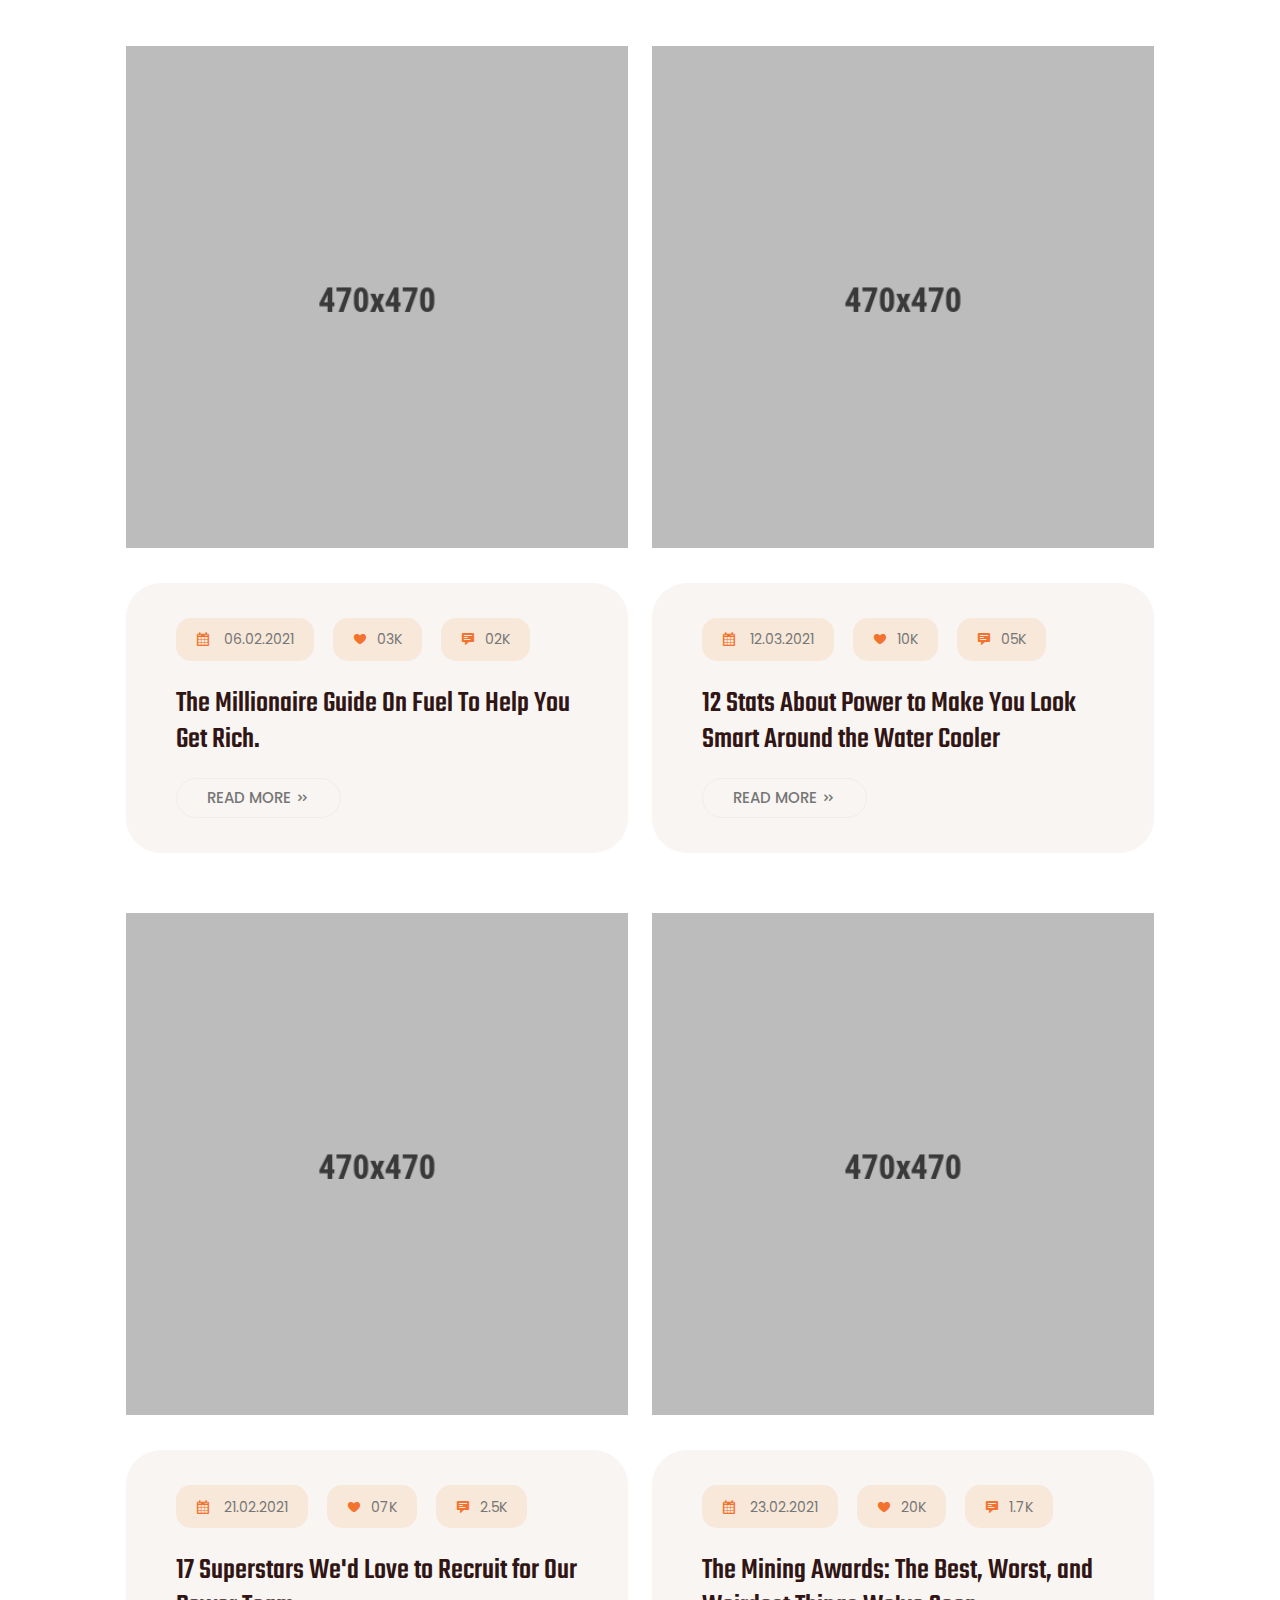
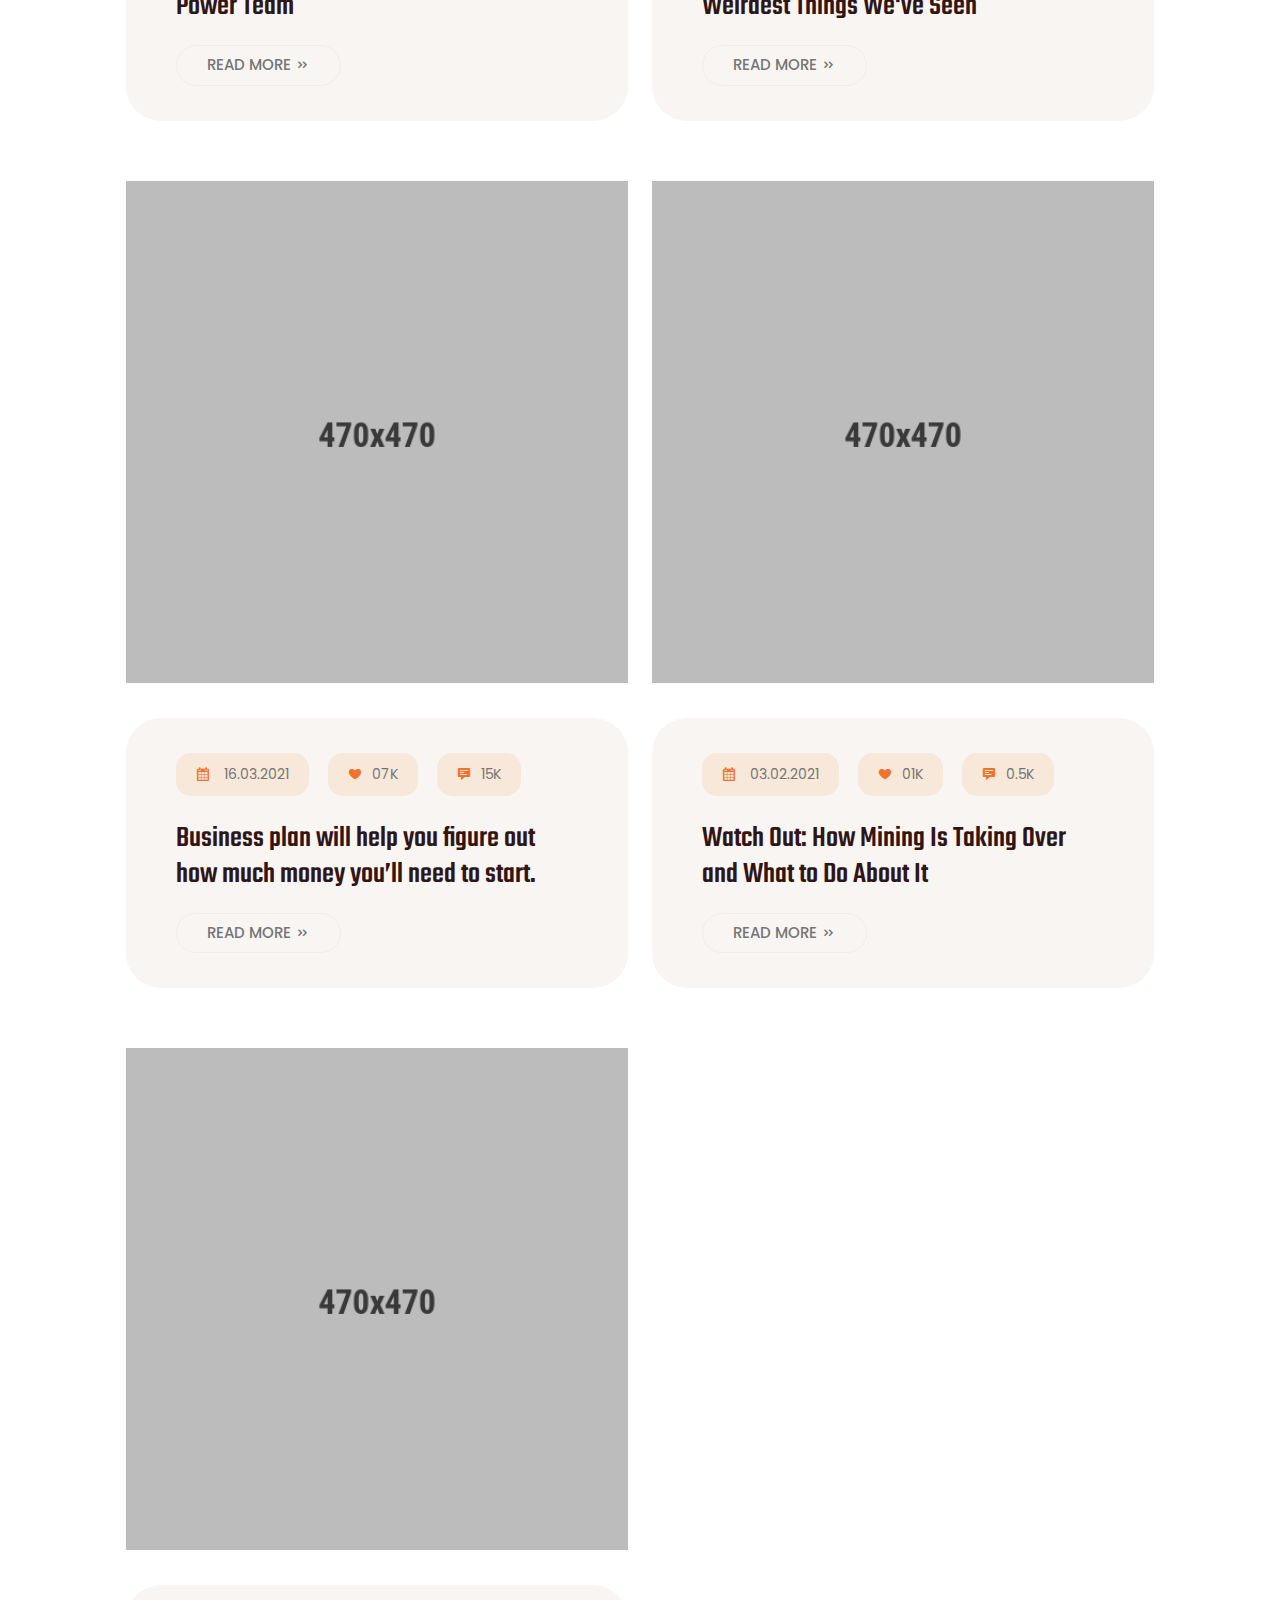
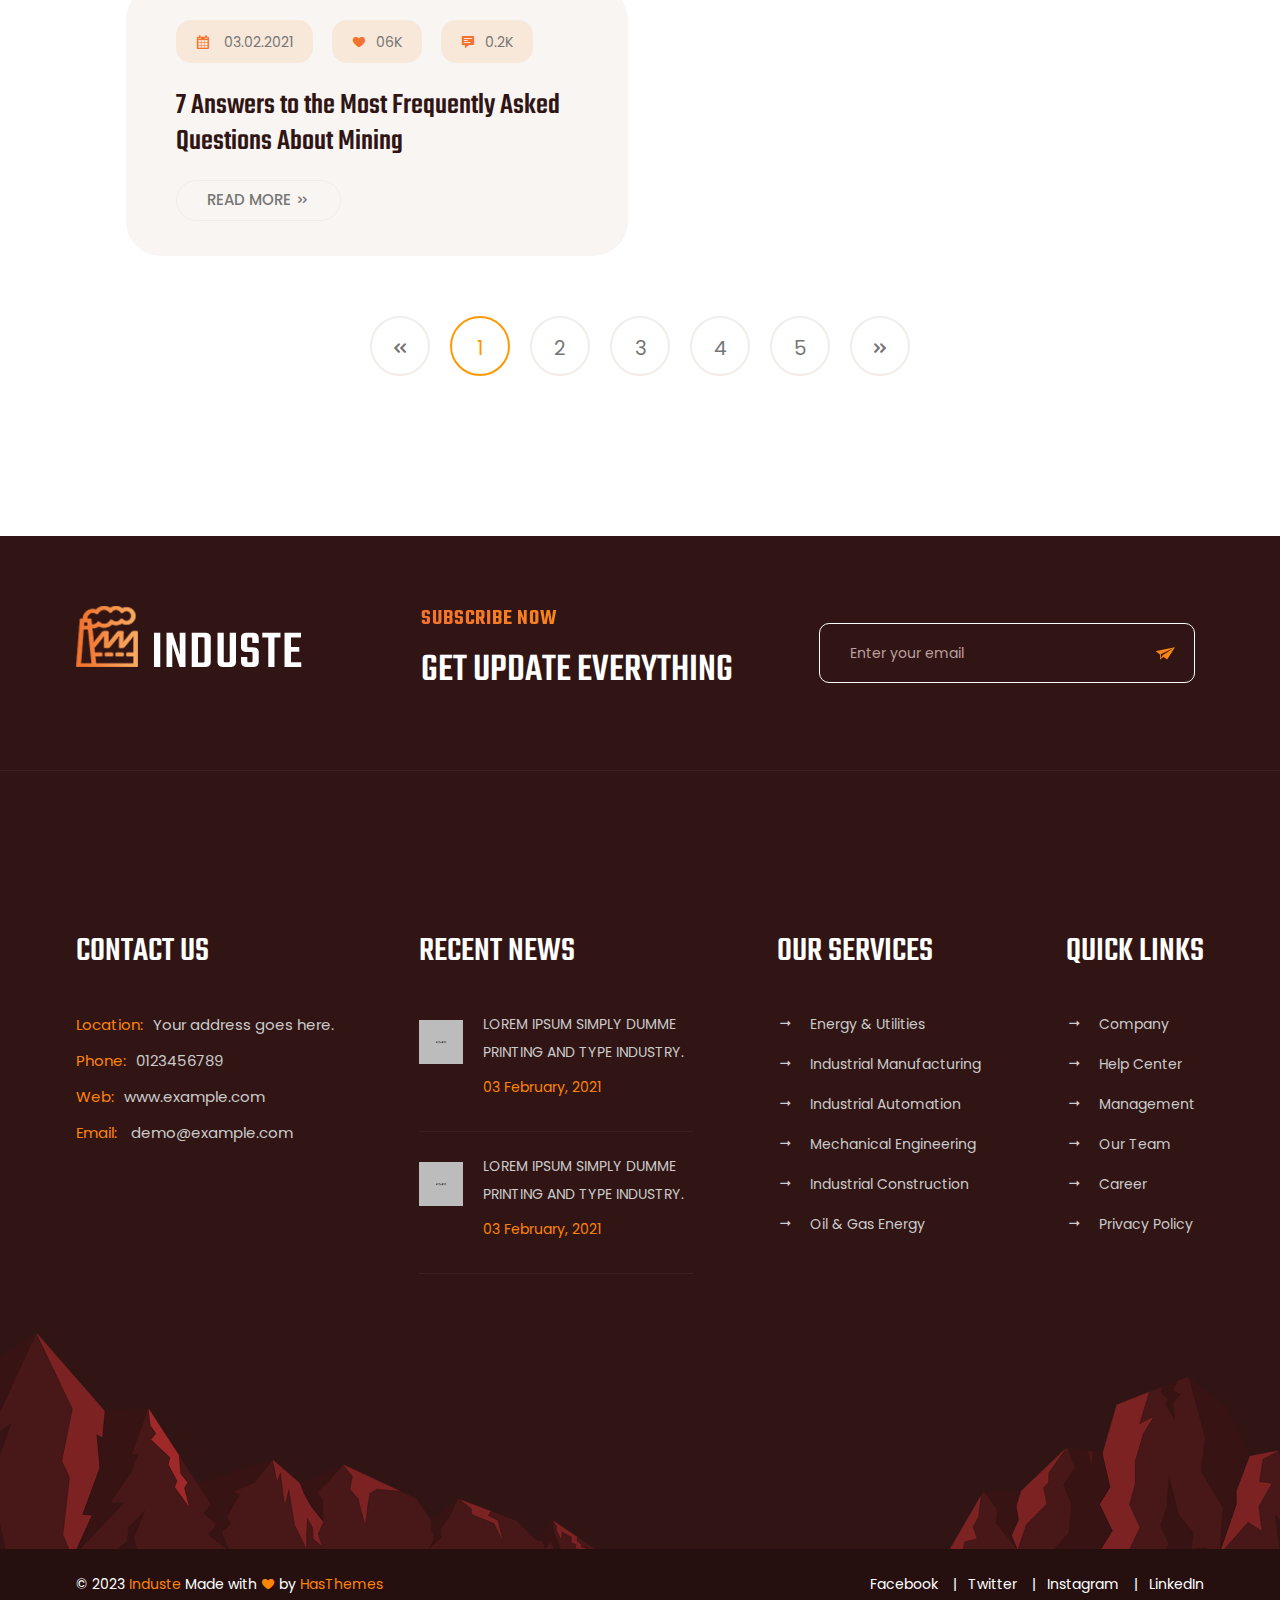
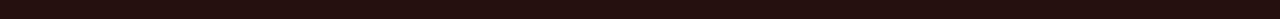
<file: blog-list.html>
<!DOCTYPE html>
<html lang="zxx">

<head>
    <meta charset="UTF-8">
    <meta name="viewport" content="width=device-width, initial-scale=1.0">
    <meta http-equiv="X-UA-Compatible" content="ie=edge">
    <title> Industrial & Factory Bootstrap 5 Template</title>

    <!-- ::::::::::::::Favicon icon::::::::::::::-->
    <link rel="shortcut icon" href="assets/images/favicon.ico" type="image/png">

    <!-- Plugin CSS -->
    <link rel="stylesheet" href="assets/css/vendor/icofont.min.css">
    <link rel="stylesheet" href="assets/css/plugins/swiper-bundle.min.css">
    <link rel="stylesheet" href="assets/css/plugins/animate.css">
    <link rel="stylesheet" href="assets/css/plugins/nice-select.css">
    <link rel="stylesheet" href="assets/css/plugins/venobox.min.css">
    <link rel="stylesheet" href="assets/css/plugins/aos.min.css">
    <link rel="stylesheet" href="assets/css/style.css">
</head>

<body>

    <main class="main-wrapper">

        <!-- .....:::::: Start Header Section :::::.... -->
        <header class="header-section d-none d-lg-block">

            <!-- Start Header Top -->
            <div class="header-top">
                <div class="container">
                    <div class="row justify-content-between align-items-center">
                        <div class="col-auto">
                            <!-- Start Header Top Left  -->
                            <div class="header-top-left">
                                <p>Welcome to our company.</p>
                            </div>
                            <!-- End Header Top Left  -->
                        </div>
                        <div class="col-auto">
                            <!-- Start Header Top Right  -->
                            <div class="header-top-right">
                                <p> <span class="text">Opening Hours: </span> <span>Mon - Sat </span> || <span>08:00 am
                                        - 05:00 pm</span></p>
                            </div>
                            <!-- End Header Top Right  -->
                        </div>
                    </div>
                </div>
            </div>
            <!-- End Header Top -->

            <!-- Start Header Bottom -->
            <div class="header-bottom sticky-header">
                <div class="container">
                    <div class="row justify-content-between align-items-center">
                        <div class="col-auto">
                            <!-- Start Header Logo -->
                            <div class="logo"><a href="index.html"><img src="assets/images/logo/logo.png" alt=""></a>
                            </div>
                            <!-- End Header Logo -->
                        </div>
                        <div class="col-auto">
                            <!-- Start Header Logo -->
                            <ul class="header-nav">
                                <li><a href="index.html">Home</a></li>
                                <li class="has-dropdown">
                                    <a href="service-list.html">Service</a>
                                    <ul class="submenu">
                                        <li><a href="service-list.html">Services</a></li>
                                        <li><a href="service-details.html">Service Details</a></li>
                                    </ul>
                                </li>
                                <li class="has-dropdown">
                                    <a href="project-list.html">Project</a>
                                    <ul class="submenu">
                                        <li><a href="project-list.html">Project</a></li>
                                        <li><a href="project-details.html">Project Details</a></li>
                                    </ul>
                                </li>
                                <li class="has-dropdown">
                                    <a href="blog-list.html">Blog</a>
                                    <ul class="submenu">
                                        <li><a href="blog-list.html">Blog List Full Width</a></li>
                                        <li><a href="blog-list-sidebar-left.html">Blog List Left Sidebar</a></li>
                                        <li><a href="blog-list-sidebar-right.html">Blog List Right Sidebar</a></li>
                                        <li><a href="blog-details.html">Blog Details Full Width</a></li>
                                        <li><a href="blog-details-sidebar-left.html">Blog Details Left Sidebar</a></li>
                                        <li><a href="blog-details-sidebar-right.html">Blog Details Right Sidebar</a></li>
                                    </ul>
                                </li>
                                <li class="has-dropdown">
                                    <a href="#">Pages</a>
                                    <ul class="submenu">
                                        <li><a href="404-page.html">404 Page</a></li>
                                        <li><a href="price.html">Price</a></li>
                                        <li><a href="about.html">About Us</a></li>
                                    </ul>
                                </li>
                                <li><a href="contact.html">Contact</a></li>
                            </ul>
                            <!-- End Header Logo -->
                        </div>
                        <div class="col-auto">
                            <!-- Start Header Social Link -->
                            <ul class="social-link social-link-white">
                                <li><a target="_blank" href="https://example.com"><i class="icofont-facebook"></i></a>
                                </li>
                                <li><a target="_blank" href="https://example.com"><i class="icofont-twitter"></i></a>
                                </li>
                                <li><a target="_blank" href="https://example.com"><i class="icofont-skype"></i></a></li>
                            </ul>
                            <!-- Start Header Social Link -->
                        </div>
                    </div>
                </div>
            </div>
            <!-- End Header Bottom -->
        </header>
        <!-- .....:::::: End Header Section :::::.... -->

        <!-- .....:::::: Start Mobile Header Section :::::.... -->
        <div class="mobile-header d-block d-lg-none">
            <div class="container">
                <div class="row align-items-center justify-content-between">
                    <div class="col">
                        <div class="mobile-logo">
                        <a href="index.html"><img src="assets/images/logo/logo.png" alt=""></a>
                        </div>
                    </div>
                    <div class="col">
                        <div class="mobile-action-link text-end">
                        <a href="#mobile-menu-offcanvas" class="offcanvas-toggle offside-menu"><i class="icofont-navigation-menu"></i></a>
                        </div>
                    </div>
                </div>
            </div>
        </div>
        <!-- .....:::::: Start MobileHeader Section :::::.... -->

        <!--  Start Offcanvas Mobile Menu Section -->
        <div id="mobile-menu-offcanvas" class="offcanvas offcanvas-rightside offcanvas-mobile-menu-section">
            <!-- Start Offcanvas Header -->
            <div class="offcanvas-header text-end">
                <button class="offcanvas-close"><i class="icofont-close-line"></i></button>
            </div> <!-- End Offcanvas Header -->
            <!-- Start Offcanvas Mobile Menu Wrapper -->
            <div class="offcanvas-mobile-menu-wrapper">
                <!-- Start Mobile Menu  -->
                <div class="mobile-menu-bottom">
                    <!-- Start Mobile Menu Nav -->
                    <div class="offcanvas-menu">
                        <ul>
                            <li>
                                <a href="index.html"><span>Home</span></a>
                            </li>
                            <li>
                                <a href="#"><span>Services</span></a>
                                <ul class="mobile-sub-menu">
                                    <li><a href="service-list.html">Service List</a></li>
                                    <li><a href="service-details.html">Service Details</a></li>
                                </ul>
                            </li>
                            <li>
                                <a href="#"><span>Project</span></a>
                                <ul class="mobile-sub-menu">
                                    <li><a href="project-list.html">Project List</a></li>
                                    <li><a href="project-details.html">Project Details</a></li>
                                </ul>
                            </li>
                            <li>
                                <a href="#"><span>Blog</span></a>
                                <ul class="mobile-sub-menu">
                                    <li><a href="blog-list.html">Blog List Full Width</a></li>
                                    <li><a href="blog-list-sidebar-left.html">Blog List Left Sidebar</a></li>
                                    <li><a href="blog-list-sidebar-right.html">Blog List Right Sidebar</a></li>
                                    <li><a href="blog-details.html">Blog Details Full Width</a></li>
                                    <li><a href="blog-details-sidebar-left.html">Blog Details Left Sidebar</a></li>
                                    <li><a href="blog-details-sidebar-right.html">Blog Details Right Sidebar</a></li>
                                </ul>
                            </li>
                            <li>
                                <a href="#"><span>Pages</span></a>
                                <ul class="mobile-sub-menu">
                                    <li><a href="404-page.html">404 Page</a></li>
                                    <li><a href="price.html">Price</a></li>
                                    <li><a href="about.html">About Us</a></li>
                                </ul>
                            </li>
                            <li>
                                <a href="contact.html"><span>Contact</span></a>
                            </li>
                        </ul>
                    </div> <!-- End Mobile Menu Nav -->
                </div> <!-- End Mobile Menu -->

                <!-- Start Mobile contact Info -->
                <div class="mobile-contact-info text-center">
                    <ul class="social-link social-link-white">
                        <li><a target="_blank" href="https://example.com"><i class="icofont-facebook"></i></a>
                        </li>
                        <li><a target="_blank" href="https://example.com"><i class="icofont-twitter"></i></a>
                        </li>
                        <li><a target="_blank" href="https://example.com"><i class="icofont-skype"></i></a></li>
                    </ul>
                </div>
                <!-- End Mobile contact Info -->

            </div> <!-- End Offcanvas Mobile Menu Wrapper -->
        </div> 
        <!-- ...:::: End Offcanvas Mobile Menu Section:::... -->

        <!-- Offcanvas Overlay -->
        <div class="offcanvas-overlay"></div>

        <!-- .....:::::: Start Breadcrumb Section :::::.... -->
        <div class="breadcrumb-section">
            <div class="breadcrumb-wrapper">
                <div class="image"><img src="assets/images/background/breadcrumb.png" alt=""></div>
                <div class="container">
                    <div class="row">
                        <div class="col-12">
                            <div class="content">
                                <h2 class="title">Our Blog</h2>
                                <ol class="breadcrumb-link">
                                    <li><a href="blog-list.html">Blog</a></li>
                                    <li class="active" aria-current="page">Blog List</li>
                                </ol>
                            </div>
                        </div>
                    </div>
                </div>            
            </div>
        </div>
        <!-- .....:::::: End Breadcrumb Section :::::.... -->

        <!-- .....:::::: Start Blog Feed Display Section :::::.... -->
        <div class="blog-section section-inner-gap section-fluid">
            <div class="blog-section-wrapper">
                <div class="container-fluid">
                    <div class="row">
                        <div class="col-xxl-4 col-sm-6 col-12">
                            <!-- Start Blog Feed Single Item  -->
                            <div class="blog-feed-slider-single-item swiper-slide">
                                <a href="blog-details.html" class="image">
                                    <img src="assets/images/blog/blog-list-img-1.png" alt="">
                                </a>
    
                                <div class="content">
                                    <ul class="blog-meta meta-box">
                                        <li><a href="#" class="date icon-space-right"><i  class="icofont-ui-calendar"></i> <span
                                            class="text">05.02.2021</span></a></li>
                                        <li><a href="#" class="like icon-space-right"><i
                                            class="icofont-heart"></i><span class="text">05K</span></a></li>
                                        <li><a href="#" class="comment icon-space-right"><i
                                            class="icofont-comment"></i><span class="text">2K</span></a></li>
                                    </ul>
    
                                    <h3 class="title"><a href="blog-details.html">Business plan will help you figure out
                                            how much money you’ll need to start.</a></h3>
    
                                    <a href="blog-details.html" class="btn btn-sm btn-outline-primary text-uppercase">
                                        <span>read more <i
                                                class="icofont-double-right icon-space-left"></i></span> </a>
                                </div>
                            </div>
                            <!-- End Blog Feed Single Item  -->
                        </div>
                        <div class="col-xxl-4 col-sm-6 col-12">
                            <!-- Start Blog Feed Single Item  -->
                            <div class="blog-feed-slider-single-item swiper-slide">
                                <a href="blog-details.html" class="image">
                                    <img src="assets/images/blog/blog-list-img-2.png" alt="">
                                </a>
    
                                <div class="content">
                                    <ul class="blog-meta meta-box">
                                        <li><a href="#" class="date icon-space-right"><i  class="icofont-ui-calendar"></i> <span
                                            class="text">03.02.2021</span></a></li>
                                        <li><a href="#" class="like icon-space-right"><i
                                            class="icofont-heart"></i><span class="text">08K</span></a></li>
                                        <li><a href="#" class="comment icon-space-right"><i
                                            class="icofont-comment"></i><span class="text">15K</span></a></li>
                                    </ul>
    
                                    <h3 class="title"><a href="blog-details.html">The Truth About Power Is About To Be Revealed.</a></h3>
    
                                    <a href="blog-details.html" class="btn btn-sm btn-outline-primary text-uppercase">
                                        <span>read more <i
                                                class="icofont-double-right icon-space-left"></i></span> </a>
                                </div>
                            </div>
                            <!-- End Blog Feed Single Item  -->
                        </div>
                        <div class="col-xxl-4 col-sm-6 col-12">
                            <!-- Start Blog Feed Single Item  -->
                            <div class="blog-feed-slider-single-item swiper-slide">
                                <a href="blog-details.html" class="image">
                                    <img src="assets/images/blog/blog-list-img-3.png" alt="">
                                </a>
    
                                <div class="content">
                                    <ul class="blog-meta meta-box">
                                        <li><a href="#" class="date icon-space-right"><i  class="icofont-ui-calendar"></i> <span
                                            class="text">06.02.2021</span></a></li>
                                        <li><a href="#" class="like icon-space-right"><i
                                            class="icofont-heart"></i><span class="text">03K</span></a></li>
                                        <li><a href="#" class="comment icon-space-right"><i
                                            class="icofont-comment"></i><span class="text">02K</span></a></li>
                                    </ul>
    
                                    <h3 class="title"><a href="blog-details.html">The Millionaire Guide On Fuel To Help You Get Rich.</a></h3>
    
                                    <a href="blog-details.html" class="btn btn-sm btn-outline-primary text-uppercase">
                                        <span>read more <i
                                                class="icofont-double-right icon-space-left"></i></span> </a>
                                </div>
                            </div>
                            <!-- End Blog Feed Single Item  -->
                        </div>
                        <div class="col-xxl-4 col-sm-6 col-12">
                            <!-- Start Blog Feed Single Item  -->
                            <div class="blog-feed-slider-single-item swiper-slide">
                                <a href="blog-details.html" class="image">
                                    <img src="assets/images/blog/blog-list-img-4.png" alt="">
                                </a>
    
                                <div class="content">
                                    <ul class="blog-meta meta-box">
                                        <li><a href="#" class="date icon-space-right"><i  class="icofont-ui-calendar"></i> <span
                                            class="text">12.03.2021</span></a></li>
                                        <li><a href="#" class="like icon-space-right"><i
                                            class="icofont-heart"></i><span class="text">10K</span></a></li>
                                        <li><a href="#" class="comment icon-space-right"><i
                                            class="icofont-comment"></i><span class="text">05K</span></a></li>
                                    </ul>
    
                                    <h3 class="title"><a href="blog-details.html">12 Stats About Power to Make You Look Smart Around the Water Cooler</a></h3>
    
                                    <a href="blog-details.html" class="btn btn-sm btn-outline-primary text-uppercase">
                                        <span>read more <i
                                                class="icofont-double-right icon-space-left"></i></span> </a>
                                </div>
                            </div>
                            <!-- End Blog Feed Single Item  -->
                        </div>
                        <div class="col-xxl-4 col-sm-6 col-12">
                            <!-- Start Blog Feed Single Item  -->
                            <div class="blog-feed-slider-single-item swiper-slide">
                                <a href="blog-details.html" class="image">
                                    <img src="assets/images/blog/blog-list-img-5.png" alt="">
                                </a>
    
                                <div class="content">
                                    <ul class="blog-meta meta-box">
                                        <li><a href="#" class="date icon-space-right"><i  class="icofont-ui-calendar"></i> <span
                                            class="text">21.02.2021</span></a></li>
                                        <li><a href="#" class="like icon-space-right"><i
                                            class="icofont-heart"></i><span class="text">07K</span></a></li>
                                        <li><a href="#" class="comment icon-space-right"><i
                                            class="icofont-comment"></i><span class="text">2.5K</span></a></li>
                                    </ul>
    
                                    <h3 class="title"><a href="blog-details.html">17 Superstars We'd Love to Recruit for Our Power Team</a></h3>
    
                                    <a href="blog-details.html" class="btn btn-sm btn-outline-primary text-uppercase">
                                        <span>read more <i
                                                class="icofont-double-right icon-space-left"></i></span> </a>
                                </div>
                            </div>
                            <!-- End Blog Feed Single Item  -->
                        </div>
                        <div class="col-xxl-4 col-sm-6 col-12">
                            <!-- Start Blog Feed Single Item  -->
                            <div class="blog-feed-slider-single-item swiper-slide">
                                <a href="blog-details.html" class="image">
                                    <img src="assets/images/blog/blog-list-img-6.png" alt="">
                                </a>
    
                                <div class="content">
                                    <ul class="blog-meta meta-box">
                                        <li><a href="#" class="date icon-space-right"><i  class="icofont-ui-calendar"></i> <span
                                            class="text">23.02.2021</span></a></li>
                                        <li><a href="#" class="like icon-space-right"><i
                                            class="icofont-heart"></i><span class="text">20K</span></a></li>
                                        <li><a href="#" class="comment icon-space-right"><i
                                            class="icofont-comment"></i><span class="text">1.7K</span></a></li>
                                    </ul>
    
                                    <h3 class="title"><a href="blog-details.html">The Mining Awards: The Best, Worst, and Weirdest Things We've Seen</a></h3>
    
                                    <a href="blog-details.html" class="btn btn-sm btn-outline-primary text-uppercase">
                                        <span>read more <i
                                                class="icofont-double-right icon-space-left"></i></span> </a>
                                </div>
                            </div>
                            <!-- End Blog Feed Single Item  -->
                        </div>
                        <div class="col-xxl-4 col-sm-6 col-12">
                            <!-- Start Blog Feed Single Item  -->
                            <div class="blog-feed-slider-single-item swiper-slide">
                                <a href="blog-details.html" class="image">
                                    <img src="assets/images/blog/blog-list-img-7.png" alt="">
                                </a>
    
                                <div class="content">
                                    <ul class="blog-meta meta-box">
                                        <li><a href="#" class="date icon-space-right"><i  class="icofont-ui-calendar"></i> <span
                                            class="text">16.03.2021</span></a></li>
                                        <li><a href="#" class="like icon-space-right"><i
                                            class="icofont-heart"></i><span class="text">07K</span></a></li>
                                        <li><a href="#" class="comment icon-space-right"><i
                                            class="icofont-comment"></i><span class="text">15K</span></a></li>
                                    </ul>
    
                                    <h3 class="title"><a href="blog-details.html">Business plan will help you figure out
                                            how much money you’ll need to start.</a></h3>
    
                                    <a href="blog-details.html" class="btn btn-sm btn-outline-primary text-uppercase">
                                        <span>read more <i
                                                class="icofont-double-right icon-space-left"></i></span> </a>
                                </div>
                            </div>
                            <!-- End Blog Feed Single Item  -->
                        </div>
                        <div class="col-xxl-4 col-sm-6 col-12">
                            <!-- Start Blog Feed Single Item  -->
                            <div class="blog-feed-slider-single-item swiper-slide">
                                <a href="blog-details.html" class="image">
                                    <img src="assets/images/blog/blog-list-img-8.png" alt="">
                                </a>
    
                                <div class="content">
                                    <ul class="blog-meta meta-box">
                                        <li><a href="#" class="date icon-space-right"><i  class="icofont-ui-calendar"></i> <span
                                            class="text">03.02.2021</span></a></li>
                                        <li><a href="#" class="like icon-space-right"><i
                                            class="icofont-heart"></i><span class="text">01K</span></a></li>
                                        <li><a href="#" class="comment icon-space-right"><i
                                            class="icofont-comment"></i><span class="text">0.5K</span></a></li>
                                    </ul>
    
                                    <h3 class="title"><a href="blog-details.html">Watch Out: How Mining Is Taking Over and What to Do About It</a></h3>
    
                                    <a href="blog-details.html" class="btn btn-sm btn-outline-primary text-uppercase">
                                        <span>read more <i
                                                class="icofont-double-right icon-space-left"></i></span> </a>
                                </div>
                            </div>
                            <!-- End Blog Feed Single Item  -->
                        </div>
                        <div class="col-xxl-4 col-sm-6 col-12">
                            <!-- Start Blog Feed Single Item  -->
                            <div class="blog-feed-slider-single-item swiper-slide">
                                <a href="blog-details.html" class="image">
                                    <img src="assets/images/blog/blog-list-img-9.png" alt="">
                                </a>
    
                                <div class="content">
                                    <ul class="blog-meta meta-box">
                                        <li><a href="#" class="date icon-space-right"><i  class="icofont-ui-calendar"></i> <span
                                            class="text">03.02.2021</span></a></li>
                                        <li><a href="#" class="like icon-space-right"><i
                                            class="icofont-heart"></i><span class="text">06K</span></a></li>
                                        <li><a href="#" class="comment icon-space-right"><i
                                            class="icofont-comment"></i><span class="text">0.2K</span></a></li>
                                    </ul>
    
                                    <h3 class="title"><a href="blog-details.html">7 Answers to the Most Frequently Asked Questions About Mining</a></h3>
    
                                    <a href="blog-details.html" class="btn btn-sm btn-outline-primary text-uppercase">
                                        <span>read more <i
                                                class="icofont-double-right icon-space-left"></i></span> </a>
                                </div>
                            </div>
                            <!-- End Blog Feed Single Item  -->
                        </div>
                    </div>
                    <div class="row">
                        <div class="col-12">
                            <div class="pagination-wrapper">
                                <ul class="pagination-nav">
                                    <li class="prev"><a href="#"><i class="icofont-rounded-double-left"></i></a></li>
                                    <li class="active"><a href="#">1</a></li>
                                    <li><a href="#">2</a></li>
                                    <li><a href="#">3</a></li>
                                    <li><a href="#">4</a></li>
                                    <li><a href="#">5</a></li>
                                    <li class="next"><a href="#"><i class="icofont-rounded-double-right"></i></a></li>
                                </ul>
                            </div>
                        </div>
                    </div>
                </div>
            </div>
        </div>
        <!-- .....:::::: End Blog Feed Display Section :::::.... -->

        <!-- .....:::::: Start Footer Section :::::.... -->
        <footer class="footer-section footer-bg">
            <!-- Start Footer Top -->
            <div class="footer-top">
                <div class="container">
                    <div class="footer-top-wrapper">
                        <!-- Start Footer Logo -->
                        <a href="index.html" class="logo">
                            <img class="img-fluid" src="assets/images/logo/logo-dark.png" alt="">
                        </a>
                        <!-- End Footer Logo -->

                        <!-- Start Footer Newsletter -->
                        <div class="newsletter">
                            <div class="content">
                                <h4 class="title-tag text-gradient">SUBSCRIBE NOW</h4>
                                <h3 class="sub-title">GET UPDATE EVERYTHING</h3>
                            </div>
                            <div class="newsletter-form">
                                <form class="newsletter-form-group" action="#" method="post">
                                    <input type="email" placeholder="Enter your email" required>
                                    <button class="newsletter-submit-btn text-gradient" type="submit"><i class="icofont-paper-plane"></i></button>
                                </form>
                            </div>
                        </div>
                        <!-- Start Footer Newsletter -->
                        <!-- <div class="bg-color-dark-red"></div> -->
                    </div>
                </div>
                <div class="bg-color-bold-red"></div>
            </div>
            <!-- Start Footer Top -->

            <!-- Start Footer Center -->
            <div class="footer-center section-top-space">
                <div class="container">
                    <div class="row justify-content-xl-between">
                        <div class="col-xl-auto col-md-6 col-12">
                            <div class="footer-widget-single-item">
                                <h3 class="title">CONTACT US</h3>

                                <ul class="footer-about">
                                    <li>
                                        <div class="text"><span class="text-marker">Location:</span>Your address goes here.</div>
                                    </li>
                                    <li>
                                        <div class="text"><span class="text-marker">Phone:</span><a href="tel:+0123456789">0123456789</a></div>
                                    </li>
                                    <li>
                                        <div class="text"><span class="text-marker">Web:</span><a href="https://www.example.com">www.example.com</a></div>
                                    </li>
                                    <li>
                                        <div class="text"><span class="text-marker">Email:</span> <a href="mailto:demo@example.com">demo@example.com</a> </div>
                                    </li>
                                </ul>
                            </div>
                        </div>
                        <div class="col-xl-auto col-md-6 col-12">
                            <div class="footer-widget-single-item">
                                <h3 class="title">RECENT NEWS</h3>

                                <ul class="footer-blog">
                                    <li>
                                        <a href="blog-details.html" class="image">
                                            <img src="assets/images/blog/blog-list-img-1.png" alt="">
                                        </a>
                                        <div class="content">
                                            <a class="title" href="blog-details.html">Lorem Ipsum simply dumme printing and type industry.</a>
                                            <span class="date">03 February, 2021</span>
                                        </div>
                                    </li>
                                    <li>
                                        <a href="blog-details.html" class="image">
                                            <img src="assets/images/blog/blog-list-img-1.png" alt="">
                                        </a>
                                        <div class="content">
                                            <a class="title" href="blog-details.html">Lorem Ipsum simply dumme printing and type industry.</a>
                                            <span class="date">03 February, 2021</span>
                                        </div>
                                    </li>
                                    
                                </ul>
                            </div>
                        </div>
                        <div class="col-xl-auto col-md-6 col-12">
                            <div class="footer-widget-single-item">
                                <h3 class="title">OUR SERVICES</h3>
                                <ul class="footer-nav">
                                    <li><a href="#">Energy & Utilities</a></li>
                                    <li><a href="#">Industrial Manufacturing</a></li>
                                    <li><a href="#">Industrial Automation</a></li>
                                    <li><a href="#">Mechanical Engineering</a></li>
                                    <li><a href="#">Industrial Construction</a></li>
                                    <li><a href="#">Oil & Gas Energy</a></li>
                                </ul>
                            </div>
                        </div>
                        <div class="col-xl-auto col-md-6 col-12">
                            <div class="footer-widget-single-item">
                                <h3 class="title">QUICK LINKS</h3>
                                <ul class="footer-nav">
                                    <li><a href="#">Company</a></li>
                                    <li><a href="#">Help Center</a></li>
                                    <li><a href="#">Management</a></li>
                                    <li><a href="#">Our Team</a></li>
                                    <li><a href="#">Career</a></li>
                                    <li><a href="#">Privacy Policy</a></li>
                                </ul>
                            </div>
                        </div>
                    </div>
                </div>
            </div>
            <!-- Start Footer Center -->

            <!-- Start Footer Bottom -->
            <div class="footer-bottom ">
                <div class="container">
                    <div class="row justify-content-md-between justify-content-center align-items-center flex-column-reverse flex-md-row">
                        <div class="col-auto">
                            <div class="footer-bottom-left">
                                <div class="footer-copyright">
                                    <p class="copyright-text">&copy; 2023 <a href="index.html">Induste</a> Made with <i class="icofont-heart"></i> by <a href="https://hasthemes.com/" target="_blank">HasThemes</a> </p>
                                </div>
                            </div>
                        </div>
                        <div class="col-auto">
                            <div class="footer-bottom-right">
                                <ul class="footer-soacial">
                                    <li><a href="https://www.example.com" target="_blank">Facebook</a></li>
                                    <li><a href="https://www.example.com" target="_blank">Twitter</a></li>
                                    <li><a href="https://www.example.com" target="_blank">Instagram</a></li>
                                    <li><a href="https://www.example.com" target="_blank">LinkedIn</a></li>
                                </ul>
                            </div>
                        </div>
                    </div>
                </div>
            </div>
            <!-- Start Footer Bottom -->
        </footer>
        <!-- .....:::::: End Footer Section :::::.... -->

    </main>

    <!-- material-scrolltop button -->
    <button class="material-scrolltop" type="button"></button>


    <!-- ::::::::::::::All JS Files here :::::::::::::: -->
    <script src="assets/js/vendor/modernizr-3.11.2.min.js"></script>
    <script src="assets/js/vendor/jquery-3.6.0.min.js"></script>
    <script src="assets/js/vendor/jquery-migrate-3.3.0.min.js"></script>
    <script src="assets/js/vendor/bootstrap.min.js"></script>
    <script src="assets/js/vendor/jquery-ui.min.js"></script>

    <!--Plugins JS-->
    <script src="assets/js/plugins/swiper-bundle.min.js"></script>
    <script src="assets/js/plugins/material-scrolltop.js"></script>
    <script src="assets/js/plugins/jquery.nice-select.min.js"></script>
    <script src="assets/js/plugins/images-loaded.min.js"></script>
    <script src="assets/js/plugins/isotope.pkgd.min.js"></script>
    <script src="assets/js/plugins/venobox.min.js"></script>
    <script src="assets/js/plugins/aos.min.js"></script>
    <script src="assets/js/plugins/parallax.js"></script>
    <script src="assets/js/plugins/ajax-mail.js"></script>
    <script src="assets/js/plugins/waypoint.js"></script>
    <script src="assets/js/plugins/counter.js"></script>
    <script src="assets/js/main.js"></script>

</body>

</html>
</file>
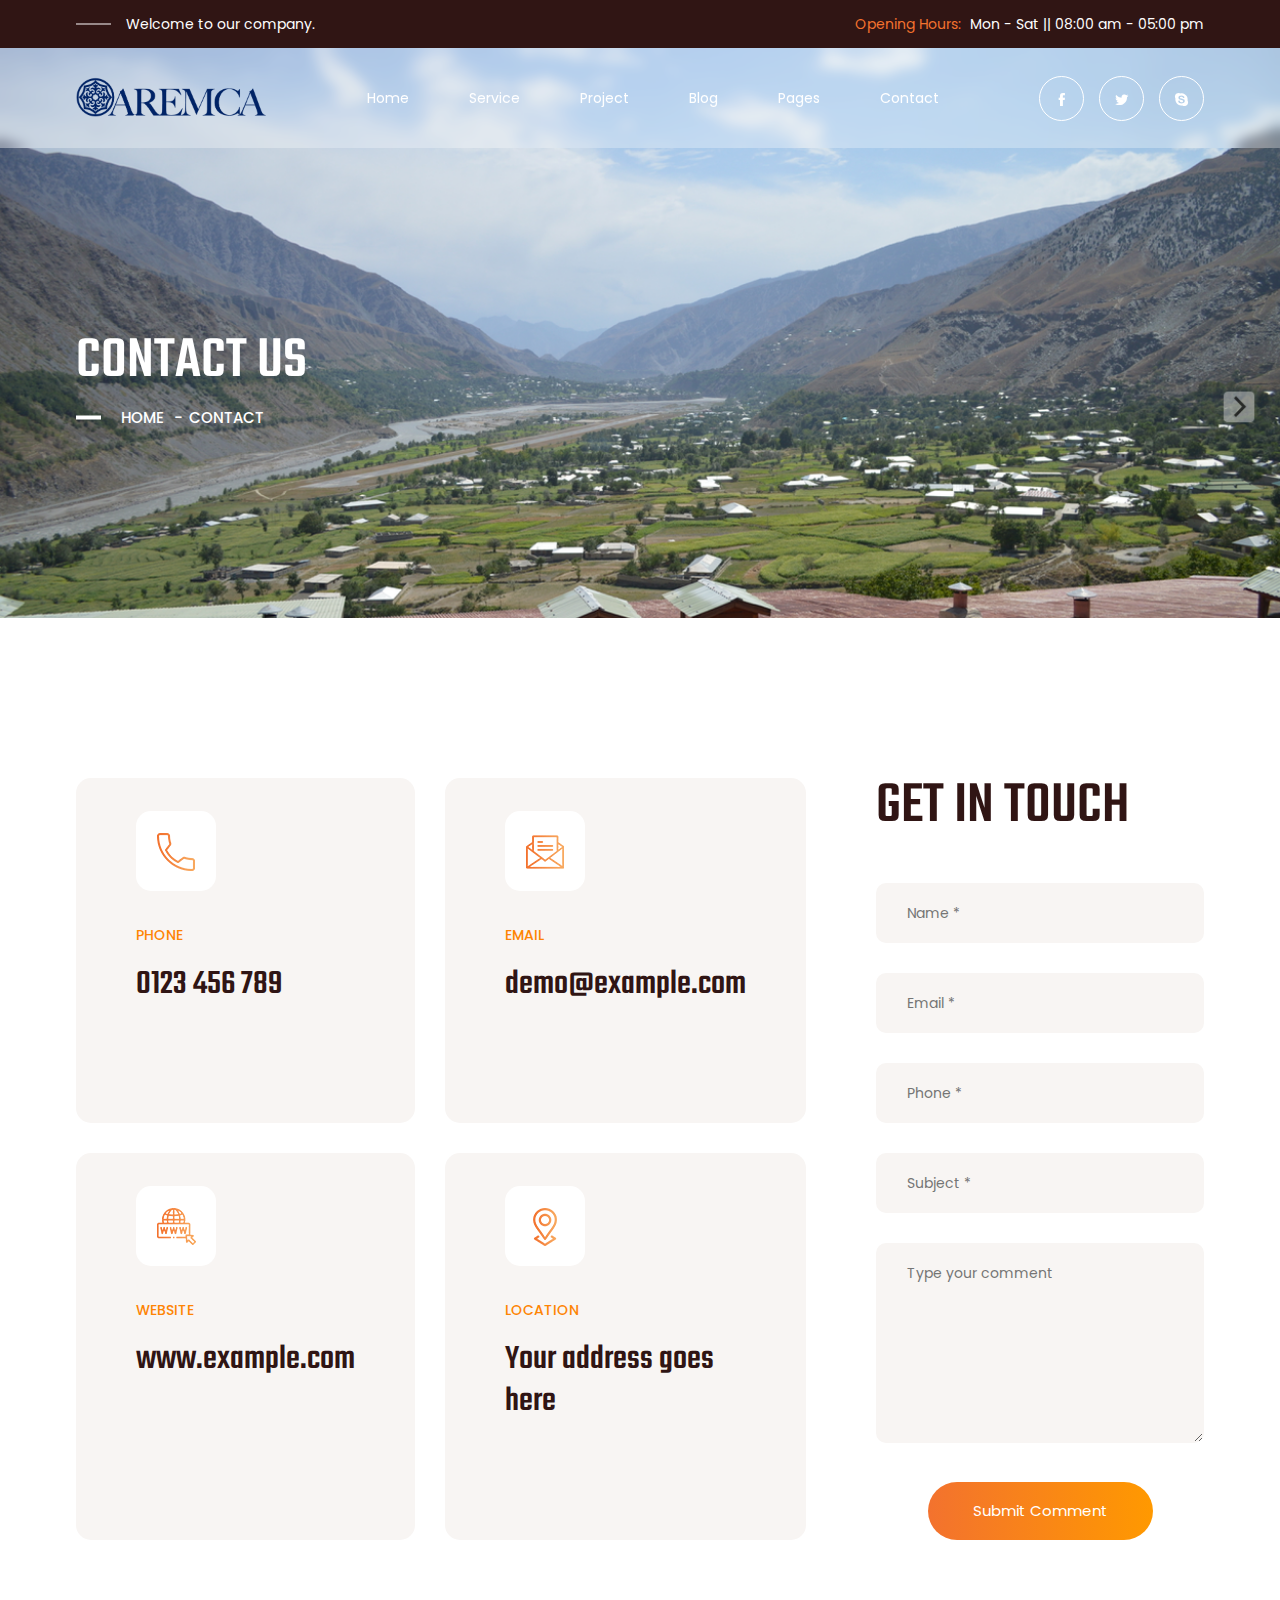
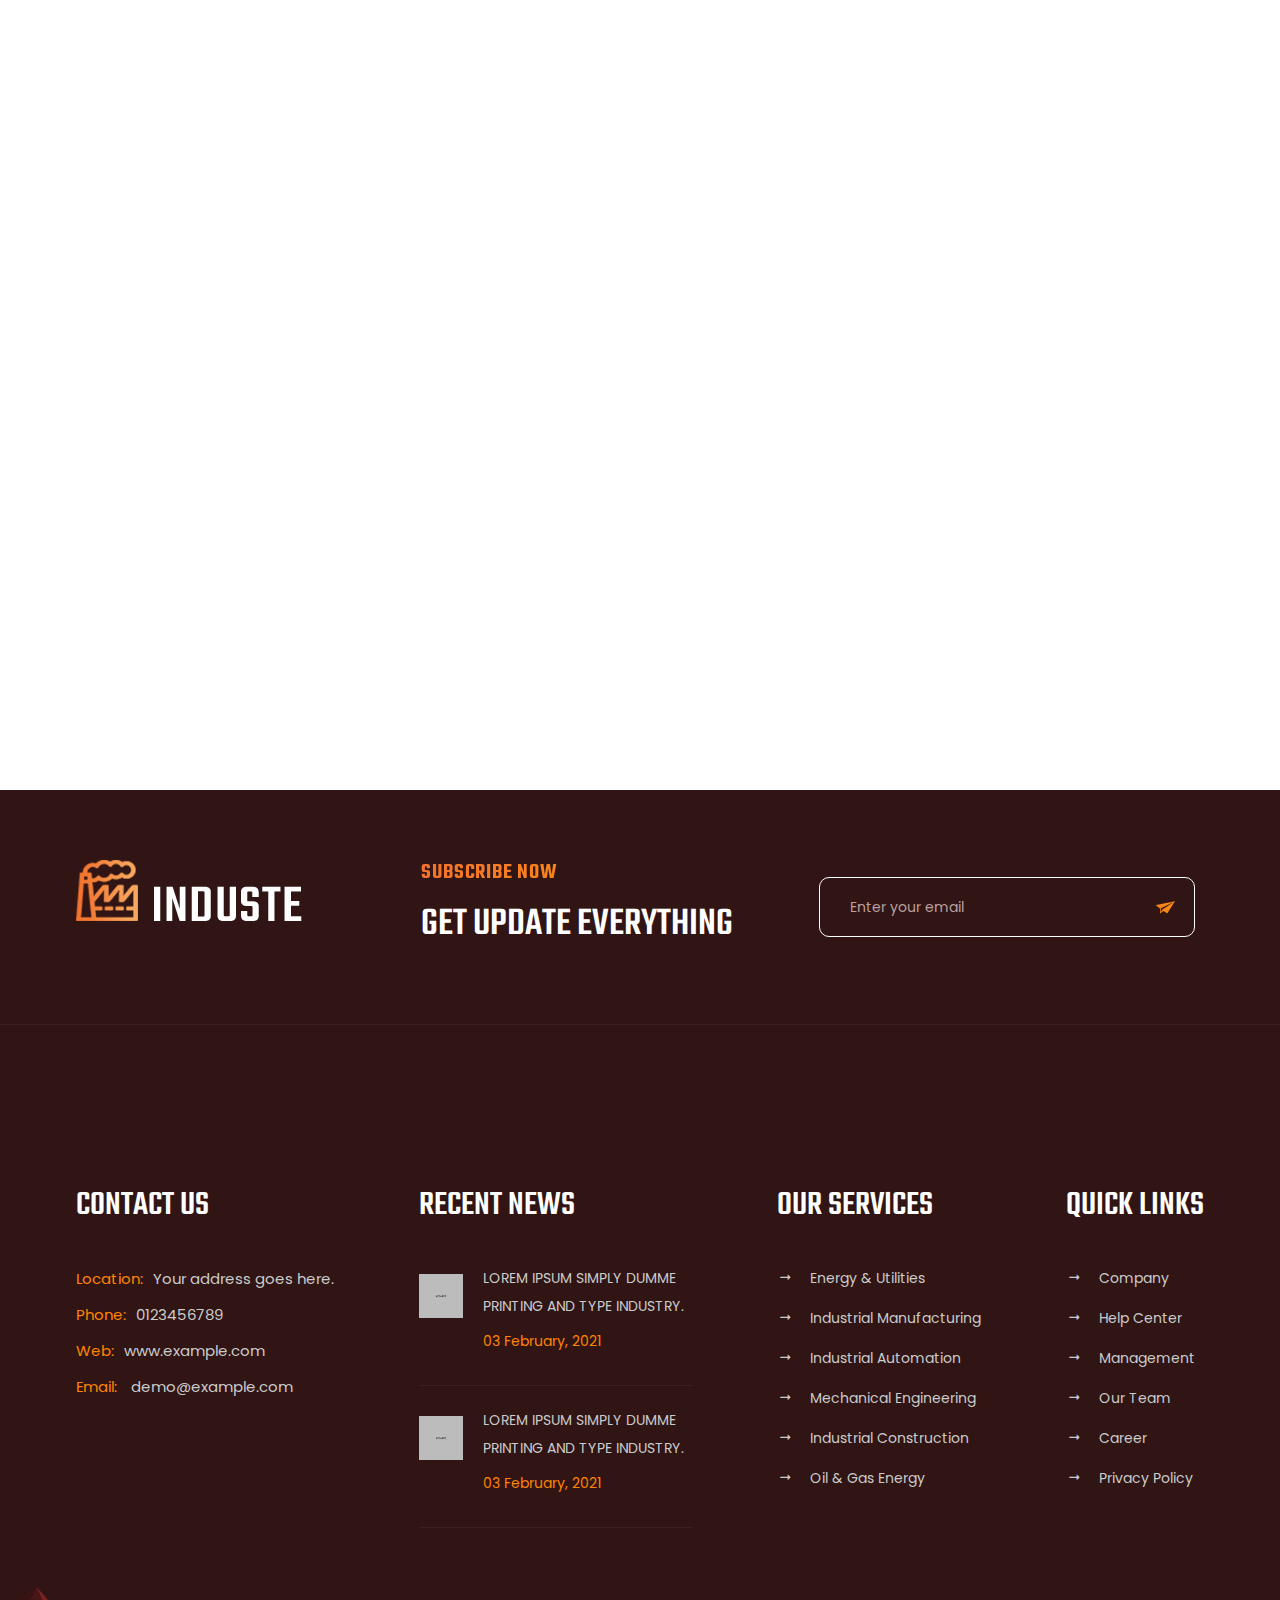
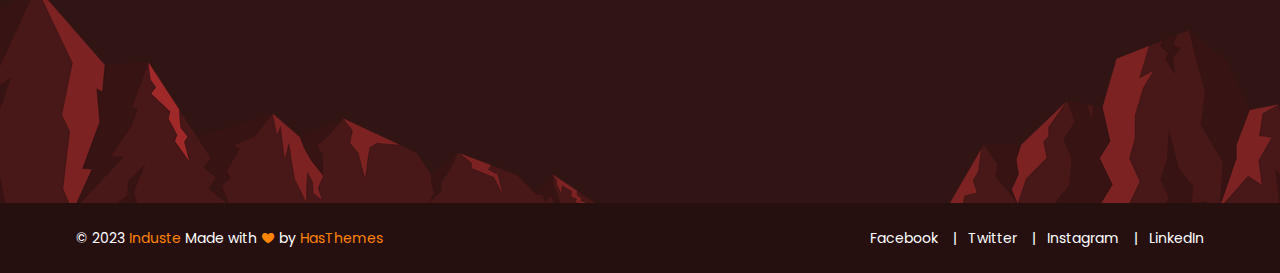
<file: contact.html>
<!DOCTYPE html>
<html lang="zxx">

<head>
    <meta charset="UTF-8">
    <meta name="viewport" content="width=device-width, initial-scale=1.0">
    <meta http-equiv="X-UA-Compatible" content="ie=edge">
    <title> Industrial & Factory Bootstrap 5 Template</title>

    <!-- ::::::::::::::Favicon icon::::::::::::::-->
    <link rel="shortcut icon" href="assets/images/favicon.ico" type="image/png">

    <!-- Plugin CSS -->
    <link rel="stylesheet" href="assets/css/vendor/icofont.min.css">
    <link rel="stylesheet" href="assets/css/plugins/swiper-bundle.min.css">
    <link rel="stylesheet" href="assets/css/plugins/animate.css">
    <link rel="stylesheet" href="assets/css/plugins/nice-select.css">
    <link rel="stylesheet" href="assets/css/plugins/venobox.min.css">
    <link rel="stylesheet" href="assets/css/plugins/aos.min.css">
    <link rel="stylesheet" href="assets/css/style.css">
</head>

<body>

    <main class="main-wrapper">

        <!-- .....:::::: Start Header Section :::::.... -->
        <header class="header-section d-none d-lg-block">

            <!-- Start Header Top -->
            <div class="header-top">
                <div class="container">
                    <div class="row justify-content-between align-items-center">
                        <div class="col-auto">
                            <!-- Start Header Top Left  -->
                            <div class="header-top-left">
                                <p>Welcome to our company.</p>
                            </div>
                            <!-- End Header Top Left  -->
                        </div>
                        <div class="col-auto">
                            <!-- Start Header Top Right  -->
                            <div class="header-top-right">
                                <p> <span class="text">Opening Hours: </span> <span>Mon - Sat </span> || <span>08:00 am
                                        - 05:00 pm</span></p>
                            </div>
                            <!-- End Header Top Right  -->
                        </div>
                    </div>
                </div>
            </div>
            <!-- End Header Top -->

            <!-- Start Header Bottom -->
            <div class="header-bottom sticky-header">
                <div class="container">
                    <div class="row justify-content-between align-items-center">
                        <div class="col-auto">
                            <!-- Start Header Logo -->
                            <div class="logo"><a href="index.html"><img src="assets/images/logo/logo.png" alt=""></a>
                            </div>
                            <!-- End Header Logo -->
                        </div>
                        <div class="col-auto">
                            <!-- Start Header Logo -->
                            <ul class="header-nav">
                                <li><a href="index.html">Home</a></li>
                                <li class="has-dropdown">
                                    <a href="service-list.html">Service</a>
                                    <ul class="submenu">
                                        <li><a href="service-list.html">Services</a></li>
                                        <li><a href="service-details.html">Service Details</a></li>
                                    </ul>
                                </li>
                                <li class="has-dropdown">
                                    <a href="project-list.html">Project</a>
                                    <ul class="submenu">
                                        <li><a href="project-list.html">Project</a></li>
                                        <li><a href="project-details.html">Project Details</a></li>
                                    </ul>
                                </li>
                                <li class="has-dropdown">
                                    <a href="blog-list.html">Blog</a>
                                    <ul class="submenu">
                                        <li><a href="blog-list.html">Blog List Full Width</a></li>
                                        <li><a href="blog-list-sidebar-left.html">Blog List Left Sidebar</a></li>
                                        <li><a href="blog-list-sidebar-right.html">Blog List Right Sidebar</a></li>
                                        <li><a href="blog-details.html">Blog Details Full Width</a></li>
                                        <li><a href="blog-details-sidebar-left.html">Blog Details Left Sidebar</a></li>
                                        <li><a href="blog-details-sidebar-right.html">Blog Details Right Sidebar</a></li>
                                    </ul>
                                </li>
                                <li class="has-dropdown">
                                    <a href="#">Pages</a>
                                    <ul class="submenu">
                                        <li><a href="404-page.html">404 Page</a></li>
                                        <li><a href="price.html">Price</a></li>
                                        <li><a href="about.html">About Us</a></li>
                                    </ul>
                                </li>
                                <li><a href="contact.html">Contact</a></li>
                            </ul>
                            <!-- End Header Logo -->
                        </div>
                        <div class="col-auto">
                            <!-- Start Header Social Link -->
                            <ul class="social-link social-link-white">
                                <li><a target="_blank" href="https://example.com"><i class="icofont-facebook"></i></a>
                                </li>
                                <li><a target="_blank" href="https://example.com"><i class="icofont-twitter"></i></a>
                                </li>
                                <li><a target="_blank" href="https://example.com"><i class="icofont-skype"></i></a></li>
                            </ul>
                            <!-- Start Header Social Link -->
                        </div>
                    </div>
                </div>
            </div>
            <!-- End Header Bottom -->
        </header>
        <!-- .....:::::: End Header Section :::::.... -->

        <!-- .....:::::: Start Mobile Header Section :::::.... -->
        <div class="mobile-header d-block d-lg-none">
            <div class="container">
                <div class="row align-items-center justify-content-between">
                    <div class="col">
                        <div class="mobile-logo">
                        <a href="index.html"><img src="assets/images/logo/logo.png" alt=""></a>
                        </div>
                    </div>
                    <div class="col">
                        <div class="mobile-action-link text-end">
                        <a href="#mobile-menu-offcanvas" class="offcanvas-toggle offside-menu"><i class="icofont-navigation-menu"></i></a>
                        </div>
                    </div>
                </div>
            </div>
        </div>
        <!-- .....:::::: Start MobileHeader Section :::::.... -->

        <!--  Start Offcanvas Mobile Menu Section -->
        <div id="mobile-menu-offcanvas" class="offcanvas offcanvas-rightside offcanvas-mobile-menu-section">
            <!-- Start Offcanvas Header -->
            <div class="offcanvas-header text-end">
                <button class="offcanvas-close"><i class="icofont-close-line"></i></button>
            </div> <!-- End Offcanvas Header -->
            <!-- Start Offcanvas Mobile Menu Wrapper -->
            <div class="offcanvas-mobile-menu-wrapper">
                <!-- Start Mobile Menu  -->
                <div class="mobile-menu-bottom">
                    <!-- Start Mobile Menu Nav -->
                    <div class="offcanvas-menu">
                        <ul>
                            <li>
                                <a href="index.html"><span>Home</span></a>
                            </li>
                            <li>
                                <a href="#"><span>Services</span></a>
                                <ul class="mobile-sub-menu">
                                    <li><a href="service-list.html">Service List</a></li>
                                    <li><a href="service-details.html">Service Details</a></li>
                                </ul>
                            </li>
                            <li>
                                <a href="#"><span>Project</span></a>
                                <ul class="mobile-sub-menu">
                                    <li><a href="project-list.html">Project List</a></li>
                                    <li><a href="project-details.html">Project Details</a></li>
                                </ul>
                            </li>
                            <li>
                                <a href="#"><span>Blog</span></a>
                                <ul class="mobile-sub-menu">
                                    <li><a href="blog-list.html">Blog List Full Width</a></li>
                                    <li><a href="blog-list-sidebar-left.html">Blog List Left Sidebar</a></li>
                                    <li><a href="blog-list-sidebar-right.html">Blog List Right Sidebar</a></li>
                                    <li><a href="blog-details.html">Blog Details Full Width</a></li>
                                    <li><a href="blog-details-sidebar-left.html">Blog Details Left Sidebar</a></li>
                                    <li><a href="blog-details-sidebar-right.html">Blog Details Right Sidebar</a></li>
                                </ul>
                            </li>
                            <li>
                                <a href="#"><span>Pages</span></a>
                                <ul class="mobile-sub-menu">
                                    <li><a href="404-page.html">404 Page</a></li>
                                    <li><a href="price.html">Price</a></li>
                                    <li><a href="about.html">About Us</a></li>
                                </ul>
                            </li>
                            <li>
                                <a href="contact.html"><span>Contact</span></a>
                            </li>
                        </ul>
                    </div> <!-- End Mobile Menu Nav -->
                </div> <!-- End Mobile Menu -->

                <!-- Start Mobile contact Info -->
                <div class="mobile-contact-info text-center">
                    <ul class="social-link social-link-white">
                        <li><a target="_blank" href="https://example.com"><i class="icofont-facebook"></i></a>
                        </li>
                        <li><a target="_blank" href="https://example.com"><i class="icofont-twitter"></i></a>
                        </li>
                        <li><a target="_blank" href="https://example.com"><i class="icofont-skype"></i></a></li>
                    </ul>
                </div>
                <!-- End Mobile contact Info -->

            </div> <!-- End Offcanvas Mobile Menu Wrapper -->
        </div> 
        <!-- ...:::: End Offcanvas Mobile Menu Section:::... -->

        <!-- Offcanvas Overlay -->
        <div class="offcanvas-overlay"></div>

        <!-- .....:::::: Start Breadcrumb Section :::::.... -->
        <div class="breadcrumb-section">
            <div class="breadcrumb-wrapper">
                <div class="image"><img src="assets/images/background/breadcrumb.png" alt=""></div>
                <div class="container">
                    <div class="row">
                        <div class="col-12">
                            <div class="content">
                                <h2 class="title">contact us</h2>
                                <ol class="breadcrumb-link">
                                    <li><a href="index.html">Home</a></li>
                                    <li class="active" aria-current="page">Contact</li>
                                </ol>
                            </div>
                        </div>
                    </div>
                </div>
            </div>
        </div>
        <!-- .....:::::: End Breadcrumb Section :::::.... -->

        <!-- .....:::::: Start Contact Details Section :::::.... -->
        <div class="contact-section section-top-space">
            <div class="container">
                <div class="row">
                    <div class="col-12">
                        <div class="contact-box-wrapper">
                            <!-- Start Contact Box Wrapper - Left -->
                            <div class="contact-box-single-item contact-box-info left">
                                <!-- Start Contact Info Single Item -->
                                <div class="contact-info-single-item">
                                    <div class="icon">
                                        <img src="assets/images/icons/phone-call.png" alt="">
                                    </div>
                                    <div class="content">
                                        <span class="title-tag">phone</span>
                                        <h3 class="info-text"><a href="tel:+0123456789">0123 456 789</a></h3>
                                    </div>
                                </div>
                                 <!-- End Contact Info Single Item -->
                                <!-- Start Contact Info Single Item -->
                                <div class="contact-info-single-item">
                                    <div class="icon">
                                        <img src="assets/images/icons/email.png" alt="">
                                    </div>
                                    <div class="content">
                                        <span class="title-tag">email</span>
                                        <h3 class="info-text"><a href="mailto:demo@example.com">demo@example.com</a></h3> 
                                    </div>
                                </div>
                                 <!-- End Contact Info Single Item -->
                                <!-- Start Contact Info Single Item -->
                                <div class="contact-info-single-item">
                                    <div class="icon">
                                        <img src="assets/images/icons/domain.png" alt="">
                                    </div>
                                    <div class="content">
                                        <span class="title-tag">website</span>
                                        <h3 class="info-text"><a href="#">www.example.com</a></h3>
                                    </div>
                                </div>
                                 <!-- End Contact Info Single Item -->
                                <!-- Start Contact Info Single Item -->
                                <div class="contact-info-single-item">
                                    <div class="icon">
                                        <img src="assets/images/icons/location.png" alt="">
                                    </div>
                                    <div class="content">
                                        <span class="title-tag">location</span>
                                        <h3 class="info-text">Your address goes here</h3>
                                    </div>
                                </div>
                                 <!-- End Contact Info Single Item -->
                            </div>
                            <!-- End Contact Box Wrapper - Left -->

                            <!-- Start Contact Box Wrapper - Right -->
                            <div class="contact-box-single-item contact-box-contact-form right">
                                <!-- Start Section Content -->
                                <div class="section-content section-content-space-small">
                                    <h3 class="sub-title">get in touch</h3>
                                </div>
                                <!-- End Section Content -->

                                <div class="default-form-wrapper">
                                    <form id="contact-form" class="form-group contact-form" action="https://whizthemes.com/mail-php/jaber/contact.php" method="post">
                                        <div class="row mb-n6">
                                            <div class="col-xl-12 col-lg-4 col-12 mb-6">
                                                <!-- Start Form Group Single Item -->
                                                <div class="form-group-single-item form-group-single-item-inner-bg">
                                                    <input name="name" type="text" placeholder="Name *">
                                                </div>
                                                <!-- End Form Group Single Item -->
                                            </div>
                                            <div class="col-xl-12 col-lg-4 col-12 mb-6">
                                                <!-- Start Form Group Single Item -->
                                                <div class="form-group-single-item form-group-single-item-inner-bg">
                                                    <input name="email" type="email" placeholder="Email *">
                                                </div>
                                                <!-- End Form Group Single Item -->
                                            </div>
                                            <div class="col-xl-12 col-lg-4 col-12 mb-6">
                                                <!-- Start Form Group Single Item -->
                                                <div class="form-group-single-item form-group-single-item-inner-bg">
                                                    <input name="phone" type="tel" placeholder="Phone *">
                                                </div>
                                                <!-- End Form Group Single Item -->
                                            </div>
                                            <div class="col-12 mb-6">
                                                <!-- Start Form Group Single Item -->
                                                <div class="form-group-single-item form-group-single-item-inner-bg">
                                                    <input name="subject" type="text" placeholder="Subject *">
                                                </div>
                                                <!-- End Form Group Single Item -->
                                            </div>
                                            <div class="col-12 mb-6">
                                                <!-- Start Form Group Single Item -->
                                                <div class="form-group-single-item form-group-single-item-inner-bg">
                                                    <textarea name="message" rows="6" placeholder="Type your comment"></textarea>
                                                </div>
                                                <!-- End Form Group Single Item -->
                                            </div>
                                            <div class="col-12 mb-6 text-center">
                                                <button type="submit" class="btn btn-lg btn-primary">Submit Comment </button>
                                            </div>
                                            <p class="form-messege"></p>
                                        </div>
                                    </form>
                                </div>
                            </div>
                            <!-- Start Contact Box Wrapper - Right -->
                        </div>
                    </div>
                </div>
            </div>
        </div>
        <!-- .....:::::: End Contact Details Section :::::.... -->

         <!-- .....:::::: Start Google Map Section :::::.... -->
         <div class="google-map-section section-inner-gap">
             <div class="container">
                 <div class="row">
                     <div class="col-12">
                         <div class="gmap-box">
                            <iframe id="gmap_canvas" src="https://maps.google.com/maps?q=121%20King%20St%2C%20Melbourne%20VIC%203000%2C%20Australia&t=&z=13&ie=UTF8&iwloc=&output=embed"></iframe>
                         </div>
                     </div>
                 </div>
             </div>
         </div>
         <!-- .....:::::: End Google Map Section :::::.... -->

        <!-- .....:::::: Start Footer Section :::::.... -->
        <footer class="footer-section footer-bg">
            <!-- Start Footer Top -->
            <div class="footer-top">
                <div class="container">
                    <div class="footer-top-wrapper">
                        <!-- Start Footer Logo -->
                        <a href="index.html" class="logo">
                            <img class="img-fluid" src="assets/images/logo/logo-dark.png" alt="">
                        </a>
                        <!-- End Footer Logo -->

                        <!-- Start Footer Newsletter -->
                        <div class="newsletter">
                            <div class="content">
                                <h4 class="title-tag text-gradient">SUBSCRIBE NOW</h4>
                                <h3 class="sub-title">GET UPDATE EVERYTHING</h3>
                            </div>
                            <div class="newsletter-form">
                                <form class="newsletter-form-group" action="#" method="post">
                                    <input type="email" placeholder="Enter your email" required>
                                    <button class="newsletter-submit-btn text-gradient" type="submit"><i class="icofont-paper-plane"></i></button>
                                </form>
                            </div>
                        </div>
                        <!-- Start Footer Newsletter -->
                        <!-- <div class="bg-color-dark-red"></div> -->
                    </div>
                </div>
                <div class="bg-color-bold-red"></div>
            </div>
            <!-- Start Footer Top -->

            <!-- Start Footer Center -->
            <div class="footer-center section-top-space">
                <div class="container">
                    <div class="row justify-content-xl-between">
                        <div class="col-xl-auto col-md-6 col-12">
                            <div class="footer-widget-single-item">
                                <h3 class="title">CONTACT US</h3>

                                <ul class="footer-about">
                                    <li>
                                        <div class="text"><span class="text-marker">Location:</span>Your address goes here.</div>
                                    </li>
                                    <li>
                                        <div class="text"><span class="text-marker">Phone:</span><a href="tel:+0123456789">0123456789</a></div>
                                    </li>
                                    <li>
                                        <div class="text"><span class="text-marker">Web:</span><a href="https://www.example.com">www.example.com</a></div>
                                    </li>
                                    <li>
                                        <div class="text"><span class="text-marker">Email:</span> <a href="mailto:demo@example.com">demo@example.com</a> </div>
                                    </li>
                                </ul>
                            </div>
                        </div>
                        <div class="col-xl-auto col-md-6 col-12">
                            <div class="footer-widget-single-item">
                                <h3 class="title">RECENT NEWS</h3>

                                <ul class="footer-blog">
                                    <li>
                                        <a href="blog-details.html" class="image">
                                            <img src="assets/images/blog/blog-list-img-1.png" alt="">
                                        </a>
                                        <div class="content">
                                            <a class="title" href="blog-details.html">Lorem Ipsum simply dumme printing and type industry.</a>
                                            <span class="date">03 February, 2021</span>
                                        </div>
                                    </li>
                                    <li>
                                        <a href="blog-details.html" class="image">
                                            <img src="assets/images/blog/blog-list-img-1.png" alt="">
                                        </a>
                                        <div class="content">
                                            <a class="title" href="blog-details.html">Lorem Ipsum simply dumme printing and type industry.</a>
                                            <span class="date">03 February, 2021</span>
                                        </div>
                                    </li>
                                    
                                </ul>
                            </div>
                        </div>
                        <div class="col-xl-auto col-md-6 col-12">
                            <div class="footer-widget-single-item">
                                <h3 class="title">OUR SERVICES</h3>
                                <ul class="footer-nav">
                                    <li><a href="#">Energy & Utilities</a></li>
                                    <li><a href="#">Industrial Manufacturing</a></li>
                                    <li><a href="#">Industrial Automation</a></li>
                                    <li><a href="#">Mechanical Engineering</a></li>
                                    <li><a href="#">Industrial Construction</a></li>
                                    <li><a href="#">Oil & Gas Energy</a></li>
                                </ul>
                            </div>
                        </div>
                        <div class="col-xl-auto col-md-6 col-12">
                            <div class="footer-widget-single-item">
                                <h3 class="title">QUICK LINKS</h3>
                                <ul class="footer-nav">
                                    <li><a href="#">Company</a></li>
                                    <li><a href="#">Help Center</a></li>
                                    <li><a href="#">Management</a></li>
                                    <li><a href="#">Our Team</a></li>
                                    <li><a href="#">Career</a></li>
                                    <li><a href="#">Privacy Policy</a></li>
                                </ul>
                            </div>
                        </div>
                    </div>
                </div>
            </div>
            <!-- Start Footer Center -->

            <!-- Start Footer Bottom -->
            <div class="footer-bottom ">
                <div class="container">
                    <div class="row justify-content-md-between justify-content-center align-items-center flex-column-reverse flex-md-row">
                        <div class="col-auto">
                            <div class="footer-bottom-left">
                                <div class="footer-copyright">
                                    <p class="copyright-text">&copy; 2023 <a href="index.html">Induste</a> Made with <i class="icofont-heart"></i> by <a href="https://hasthemes.com/" target="_blank">HasThemes</a> </p>
                                </div>
                            </div>
                        </div>
                        <div class="col-auto">
                            <div class="footer-bottom-right">
                                <ul class="footer-soacial">
                                    <li><a href="https://www.example.com" target="_blank">Facebook</a></li>
                                    <li><a href="https://www.example.com" target="_blank">Twitter</a></li>
                                    <li><a href="https://www.example.com" target="_blank">Instagram</a></li>
                                    <li><a href="https://www.example.com" target="_blank">LinkedIn</a></li>
                                </ul>
                            </div>
                        </div>
                    </div>
                </div>
            </div>
            <!-- Start Footer Bottom -->
        </footer>
        <!-- .....:::::: End Footer Section :::::.... -->

    </main>

    <!-- material-scrolltop button -->
    <button class="material-scrolltop" type="button"></button>


    <!-- ::::::::::::::All JS Files here :::::::::::::: -->
    <script src="assets/js/vendor/modernizr-3.11.2.min.js"></script>
    <script src="assets/js/vendor/jquery-3.6.0.min.js"></script>
    <script src="assets/js/vendor/jquery-migrate-3.3.0.min.js"></script>
    <script src="assets/js/vendor/bootstrap.min.js"></script>
    <script src="assets/js/vendor/jquery-ui.min.js"></script>

    <!--Plugins JS-->
    <script src="assets/js/plugins/swiper-bundle.min.js"></script>
    <script src="assets/js/plugins/material-scrolltop.js"></script>
    <script src="assets/js/plugins/jquery.nice-select.min.js"></script>
    <script src="assets/js/plugins/images-loaded.min.js"></script>
    <script src="assets/js/plugins/isotope.pkgd.min.js"></script>
    <script src="assets/js/plugins/venobox.min.js"></script>
    <script src="assets/js/plugins/aos.min.js"></script>
    <script src="assets/js/plugins/parallax.js"></script>
    <script src="assets/js/plugins/ajax-mail.js"></script>
    <script src="assets/js/plugins/waypoint.js"></script>
    <script src="assets/js/plugins/counter.js"></script>
    <script src="assets/js/main.js"></script>

</body>

</html>
</file>
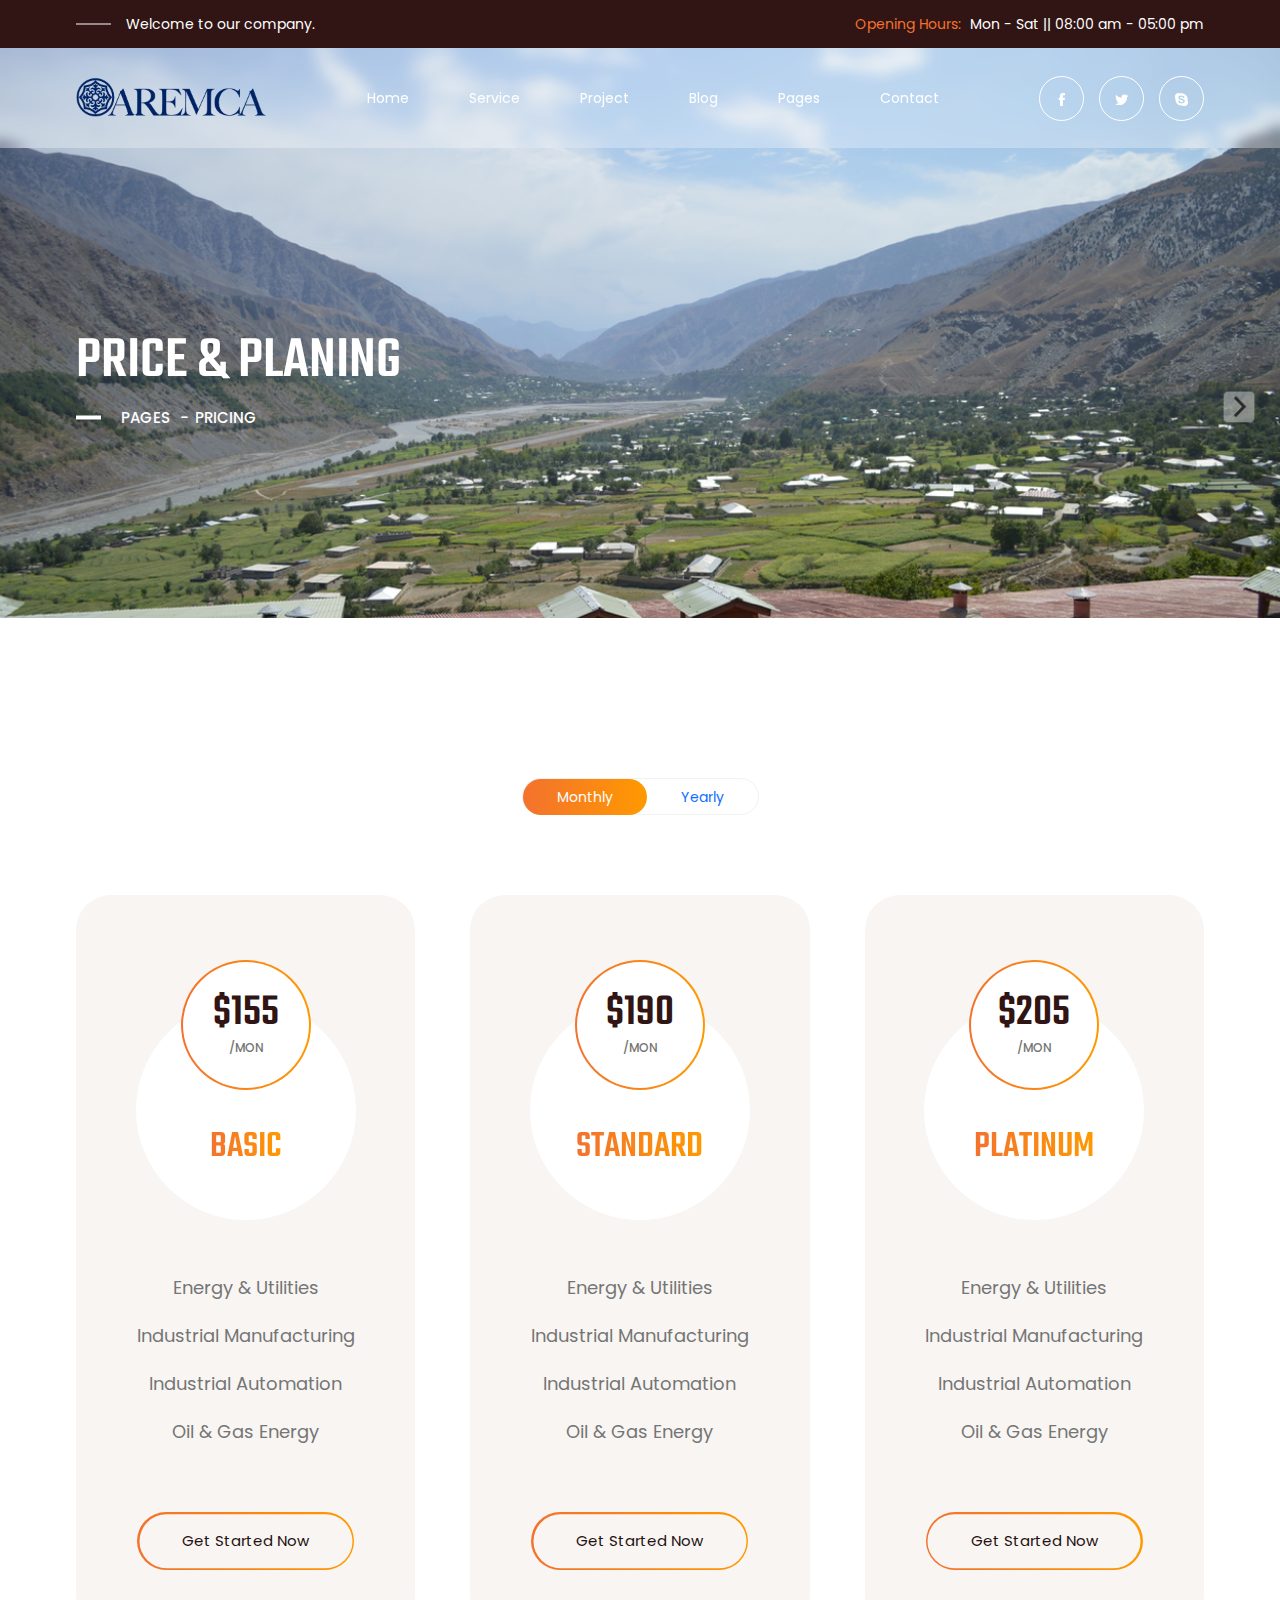
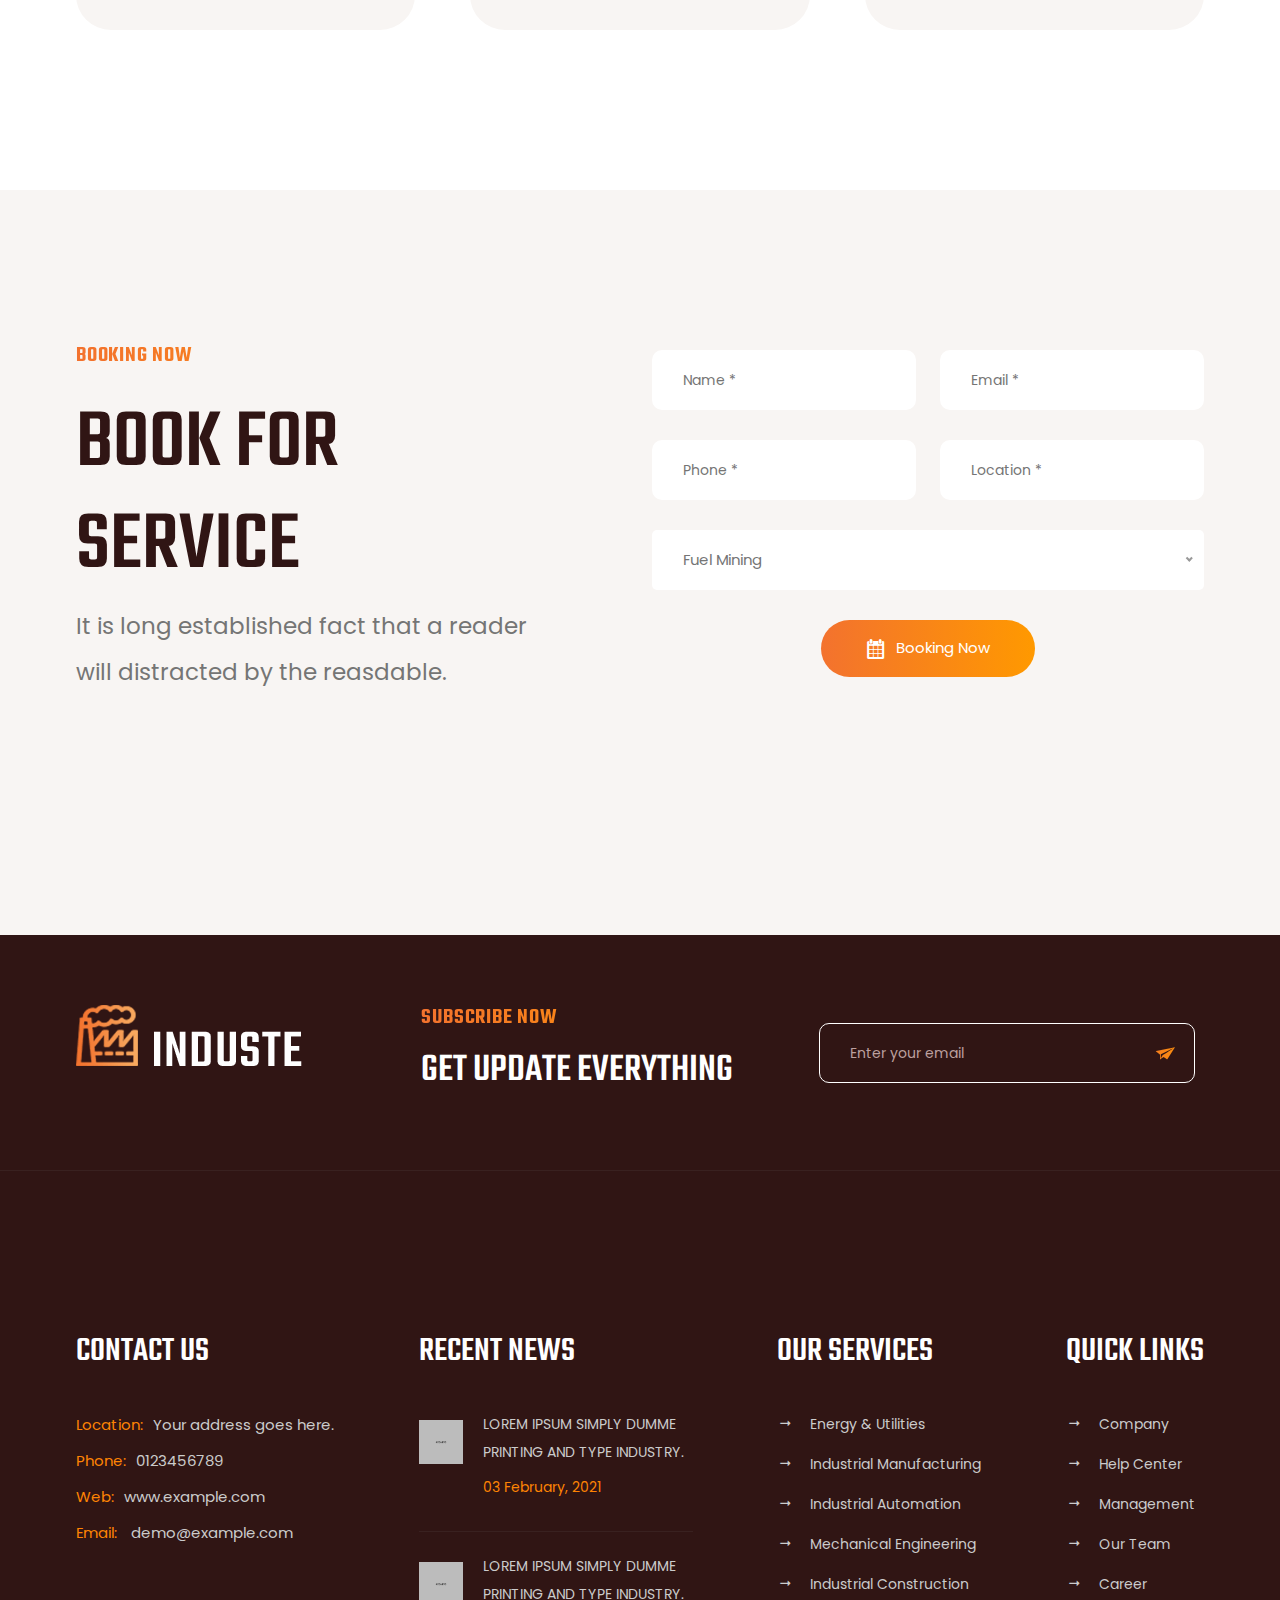
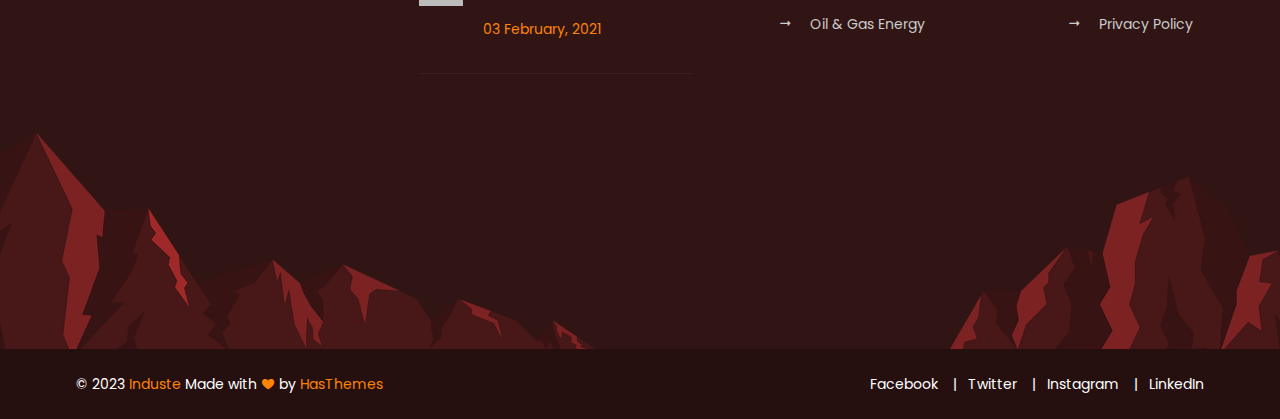
<file: price.html>
<!DOCTYPE html>
<html lang="zxx">

<head>
    <meta charset="UTF-8">
    <meta name="viewport" content="width=device-width, initial-scale=1.0">
    <meta http-equiv="X-UA-Compatible" content="ie=edge">
    <title> Industrial & Factory Bootstrap 5 Template</title>

    <!-- ::::::::::::::Favicon icon::::::::::::::-->
    <link rel="shortcut icon" href="assets/images/favicon.ico" type="image/png">

    <!-- Plugin CSS -->
    <link rel="stylesheet" href="assets/css/vendor/icofont.min.css">
    <link rel="stylesheet" href="assets/css/plugins/swiper-bundle.min.css">
    <link rel="stylesheet" href="assets/css/plugins/animate.css">
    <link rel="stylesheet" href="assets/css/plugins/nice-select.css">
    <link rel="stylesheet" href="assets/css/plugins/venobox.min.css">
    <link rel="stylesheet" href="assets/css/plugins/aos.min.css">
    <link rel="stylesheet" href="assets/css/style.css">
</head>

<body>

    <main class="main-wrapper">

        <!-- .....:::::: Start Header Section :::::.... -->
        <header class="header-section d-none d-lg-block">

            <!-- Start Header Top -->
            <div class="header-top">
                <div class="container">
                    <div class="row justify-content-between align-items-center">
                        <div class="col-auto">
                            <!-- Start Header Top Left  -->
                            <div class="header-top-left">
                                <p>Welcome to our company.</p>
                            </div>
                            <!-- End Header Top Left  -->
                        </div>
                        <div class="col-auto">
                            <!-- Start Header Top Right  -->
                            <div class="header-top-right">
                                <p> <span class="text">Opening Hours: </span> <span>Mon - Sat </span> || <span>08:00 am
                                        - 05:00 pm</span></p>
                            </div>
                            <!-- End Header Top Right  -->
                        </div>
                    </div>
                </div>
            </div>
            <!-- End Header Top -->

            <!-- Start Header Bottom -->
            <div class="header-bottom sticky-header">
                <div class="container">
                    <div class="row justify-content-between align-items-center">
                        <div class="col-auto">
                            <!-- Start Header Logo -->
                            <div class="logo"><a href="index.html"><img src="assets/images/logo/logo.png" alt=""></a>
                            </div>
                            <!-- End Header Logo -->
                        </div>
                        <div class="col-auto">
                            <!-- Start Header Logo -->
                            <ul class="header-nav">
                                <li><a href="index.html">Home</a></li>
                                <li class="has-dropdown">
                                    <a href="service-list.html">Service</a>
                                    <ul class="submenu">
                                        <li><a href="service-list.html">Services</a></li>
                                        <li><a href="service-details.html">Service Details</a></li>
                                    </ul>
                                </li>
                                <li class="has-dropdown">
                                    <a href="project-list.html">Project</a>
                                    <ul class="submenu">
                                        <li><a href="project-list.html">Project</a></li>
                                        <li><a href="project-details.html">Project Details</a></li>
                                    </ul>
                                </li>
                                <li class="has-dropdown">
                                    <a href="blog-list.html">Blog</a>
                                    <ul class="submenu">
                                        <li><a href="blog-list.html">Blog List Full Width</a></li>
                                        <li><a href="blog-list-sidebar-left.html">Blog List Left Sidebar</a></li>
                                        <li><a href="blog-list-sidebar-right.html">Blog List Right Sidebar</a></li>
                                        <li><a href="blog-details.html">Blog Details Full Width</a></li>
                                        <li><a href="blog-details-sidebar-left.html">Blog Details Left Sidebar</a></li>
                                        <li><a href="blog-details-sidebar-right.html">Blog Details Right Sidebar</a></li>
                                    </ul>
                                </li>
                                <li class="has-dropdown">
                                    <a href="#">Pages</a>
                                    <ul class="submenu">
                                        <li><a href="404-page.html">404 Page</a></li>
                                        <li><a href="price.html">Price</a></li>
                                        <li><a href="about.html">About Us</a></li>
                                    </ul>
                                </li>
                                <li><a href="contact.html">Contact</a></li>
                            </ul>
                            <!-- End Header Logo -->
                        </div>
                        <div class="col-auto">
                            <!-- Start Header Social Link -->
                            <ul class="social-link social-link-white">
                                <li><a target="_blank" href="https://example.com"><i class="icofont-facebook"></i></a>
                                </li>
                                <li><a target="_blank" href="https://example.com"><i class="icofont-twitter"></i></a>
                                </li>
                                <li><a target="_blank" href="https://example.com"><i class="icofont-skype"></i></a></li>
                            </ul>
                            <!-- Start Header Social Link -->
                        </div>
                    </div>
                </div>
            </div>
            <!-- End Header Bottom -->
        </header>
        <!-- .....:::::: End Header Section :::::.... -->

        <!-- .....:::::: Start Mobile Header Section :::::.... -->
        <div class="mobile-header d-block d-lg-none">
            <div class="container">
                <div class="row align-items-center justify-content-between">
                    <div class="col">
                        <div class="mobile-logo">
                        <a href="index.html"><img src="assets/images/logo/logo.png" alt=""></a>
                        </div>
                    </div>
                    <div class="col">
                        <div class="mobile-action-link text-end">
                        <a href="#mobile-menu-offcanvas" class="offcanvas-toggle offside-menu"><i class="icofont-navigation-menu"></i></a>
                        </div>
                    </div>
                </div>
            </div>
        </div>
        <!-- .....:::::: Start MobileHeader Section :::::.... -->

        <!--  Start Offcanvas Mobile Menu Section -->
        <div id="mobile-menu-offcanvas" class="offcanvas offcanvas-rightside offcanvas-mobile-menu-section">
            <!-- Start Offcanvas Header -->
            <div class="offcanvas-header text-end">
                <button class="offcanvas-close"><i class="icofont-close-line"></i></button>
            </div> <!-- End Offcanvas Header -->
            <!-- Start Offcanvas Mobile Menu Wrapper -->
            <div class="offcanvas-mobile-menu-wrapper">
                <!-- Start Mobile Menu  -->
                <div class="mobile-menu-bottom">
                    <!-- Start Mobile Menu Nav -->
                    <div class="offcanvas-menu">
                        <ul>
                            <li>
                                <a href="index.html"><span>Home</span></a>
                            </li>
                            <li>
                                <a href="#"><span>Services</span></a>
                                <ul class="mobile-sub-menu">
                                    <li><a href="service-list.html">Service List</a></li>
                                    <li><a href="service-details.html">Service Details</a></li>
                                </ul>
                            </li>
                            <li>
                                <a href="#"><span>Project</span></a>
                                <ul class="mobile-sub-menu">
                                    <li><a href="project-list.html">Project List</a></li>
                                    <li><a href="project-details.html">Project Details</a></li>
                                </ul>
                            </li>
                            <li>
                                <a href="#"><span>Blog</span></a>
                                <ul class="mobile-sub-menu">
                                    <li><a href="blog-list.html">Blog List Full Width</a></li>
                                    <li><a href="blog-list-sidebar-left.html">Blog List Left Sidebar</a></li>
                                    <li><a href="blog-list-sidebar-right.html">Blog List Right Sidebar</a></li>
                                    <li><a href="blog-details.html">Blog Details Full Width</a></li>
                                    <li><a href="blog-details-sidebar-left.html">Blog Details Left Sidebar</a></li>
                                    <li><a href="blog-details-sidebar-right.html">Blog Details Right Sidebar</a></li>
                                </ul>
                            </li>
                            <li>
                                <a href="#"><span>Pages</span></a>
                                <ul class="mobile-sub-menu">
                                    <li><a href="404-page.html">404 Page</a></li>
                                    <li><a href="price.html">Price</a></li>
                                    <li><a href="about.html">About Us</a></li>
                                </ul>
                            </li>
                            <li>
                                <a href="contact.html"><span>Contact</span></a>
                            </li>
                        </ul>
                    </div> <!-- End Mobile Menu Nav -->
                </div> <!-- End Mobile Menu -->

                <!-- Start Mobile contact Info -->
                <div class="mobile-contact-info text-center">
                    <ul class="social-link social-link-white">
                        <li><a target="_blank" href="https://example.com"><i class="icofont-facebook"></i></a>
                        </li>
                        <li><a target="_blank" href="https://example.com"><i class="icofont-twitter"></i></a>
                        </li>
                        <li><a target="_blank" href="https://example.com"><i class="icofont-skype"></i></a></li>
                    </ul>
                </div>
                <!-- End Mobile contact Info -->

            </div> <!-- End Offcanvas Mobile Menu Wrapper -->
        </div> 
        <!-- ...:::: End Offcanvas Mobile Menu Section:::... -->

        <!-- Offcanvas Overlay -->
        <div class="offcanvas-overlay"></div>

        <!-- .....:::::: Start Breadcrumb Section :::::.... -->
        <div class="breadcrumb-section">
            <div class="breadcrumb-wrapper">
                <div class="image"><img src="assets/images/background/breadcrumb.png" alt=""></div>
                <div class="container">
                    <div class="row">
                        <div class="col-12">
                            <div class="content">
                                <h2 class="title">Price & Planing</h2>
                                <ol class="breadcrumb-link">
                                    <li><a href="price.html">Pages</a></li>
                                    <li class="active" aria-current="page">Pricing</li>
                                </ol>
                            </div>
                        </div>
                    </div>
                </div>            
            </div>
        </div>
        <!-- .....:::::: End Breadcrumb Section :::::.... -->

        <!-- .....:::::: Start Price Section :::::.... -->
        <div class="price-section section-top-space">
            <div class="container">
                <div class="row">
                    <!-- Start Price Tab Button -->
                    <nav class="pricing-tab">
                        <div class="nav nav-tabs">
                          <button class="nav-link active" data-bs-toggle="tab" data-bs-target="#monthly">Monthly</button>
                          <button class="nav-link"  data-bs-toggle="tab" data-bs-target="#yearly">Yearly</button>
                        </div>
                      </nav>
                       <!-- End Price Tab Button -->

                      <!-- Start Price Content -->
                      <div class="price-content tab-content">
                        <div class="tab-pane fade show active" id="monthly" role="tabpanel">
                            <div class="row">
                                <div class="col-12">
                                    <div class="price-content-single-wrapper">
                                        <!-- Start Price Box Single Item -->
                                        <div class="price-box-single-item">
                                            <div class="price-top">
                                                <div class="price-value">
                                                    <h3 class="price">$155</h3>
                                                    <span class="text">/mon</span>
                                                </div>
                                                <div class="price-tag">
                                                    <h3 class="tag">basic</h3>
                                                </div>
                                            </div>
        
                                            <ul class="price-list-text">
                                                <li>Energy & Utilities</li>
                                                <li>Industrial Manufacturing</li>
                                                <li>Industrial Automation</li>
                                                <li> Oil & Gas Energy</li>
                                            </ul>
                                            
                                            <div class="d-block text-center">
                                                <a href="#" class="btn btn-lg btn-secondary btn-secondary-gray d-inline-block">Get Started Now</a>
                                            </div>
                                        </div>
                                        <!-- End Price Box Single Item -->
                                        <!-- Start Price Box Single Item -->
                                        <div class="price-box-single-item">
                                            <div class="price-top">
                                                <div class="price-value">
                                                    <h3 class="price">$190</h3>
                                                    <span class="text">/mon</span>
                                                </div>
                                                <div class="price-tag">
                                                    <h3 class="tag">standard</h3>
                                                </div>
                                            </div>
        
                                            <ul class="price-list-text">
                                                <li>Energy & Utilities</li>
                                                <li>Industrial Manufacturing</li>
                                                <li>Industrial Automation</li>
                                                <li> Oil & Gas Energy</li>
                                            </ul>
                                            <div class="d-block text-center">
                                                <a href="#" class="btn btn-lg btn-secondary btn-secondary-gray d-inline-block">Get Started Now</a>
                                            </div>
                                        </div>
                                        <!-- End Price Box Single Item -->
                                        <!-- Start Price Box Single Item -->
                                        <div class="price-box-single-item">
                                            <div class="price-top">
                                                <div class="price-value">
                                                    <h3 class="price">$205</h3>
                                                    <span class="text">/mon</span>
                                                </div>
                                                <div class="price-tag">
                                                    <h3 class="tag">platinum</h3>
                                                </div>
                                            </div>
        
                                            <ul class="price-list-text">
                                                <li>Energy & Utilities</li>
                                                <li>Industrial Manufacturing</li>
                                                <li>Industrial Automation</li>
                                                <li> Oil & Gas Energy</li>
                                            </ul>
        
                                            <div class="d-block text-center">
                                                <a href="#" class="btn btn-lg btn-secondary btn-secondary-gray d-inline-block">Get Started Now</a>
                                            </div>
                                        </div>
                                        <!-- End Price Box Single Item -->
                                    </div>
                                </div>
                            </div>
                            
                        </div>
                        <div class="tab-pane fade" id="yearly"  role="tabpanel">
                            <div class="row">
                                <div class="col-12">
                                    <div class="price-content-single-wrapper">
                                        <!-- Start Price Box Single Item -->
                                        <div class="price-box-single-item">
                                            <div class="price-top">
                                                <div class="price-value">
                                                    <h3 class="price">$1665</h3>
                                                    <span class="text">/year</span>
                                                </div>
                                                <div class="price-tag">
                                                    <h3 class="tag">basic</h3>
                                                </div>
                                            </div>
        
                                            <ul class="price-list-text">
                                                <li>Energy & Utilities</li>
                                                <li>Industrial Manufacturing</li>
                                                <li>Industrial Automation</li>
                                                <li> Oil & Gas Energy</li>
                                            </ul>
        
                                            <div class="d-block text-center">
                                                <a href="#" class="btn btn-lg btn-secondary btn-secondary-gray d-inline-block">Get Started Now</a>
                                            </div>
                                        </div>
                                        <!-- End Price Box Single Item -->
                                        <!-- Start Price Box Single Item -->
                                        <div class="price-box-single-item">
                                            <div class="price-top">
                                                <div class="price-value">
                                                    <h3 class="price">$2050</h3>
                                                    <span class="text">/year</span>
                                                </div>
                                                <div class="price-tag">
                                                    <h3 class="tag">standard</h3>
                                                </div>
                                            </div>
        
                                            <ul class="price-list-text">
                                                <li>Energy & Utilities</li>
                                                <li>Industrial Manufacturing</li>
                                                <li>Industrial Automation</li>
                                                <li> Oil & Gas Energy</li>
                                            </ul>
        
                                            <div class="d-block text-center">
                                                <a href="#" class="btn btn-lg btn-secondary btn-secondary-gray d-inline-block">Get Started Now</a>
                                            </div>
                                        </div>
                                        <!-- End Price Box Single Item -->
                                        <!-- Start Price Box Single Item -->
                                        <div class="price-box-single-item">
                                            <div class="price-top">
                                                <div class="price-value">
                                                    <h3 class="price">$2700</h3>
                                                    <span class="text">/year</span>
                                                </div>
                                                <div class="price-tag">
                                                    <h3 class="tag">platinum</h3>
                                                </div>
                                            </div>
        
                                            <ul class="price-list-text">
                                                <li>Energy & Utilities</li>
                                                <li>Industrial Manufacturing</li>
                                                <li>Industrial Automation</li>
                                                <li> Oil & Gas Energy</li>
                                            </ul>
        
                                            <div class="d-block text-center">
                                                <a href="#" class="btn btn-lg btn-secondary btn-secondary-gray d-inline-block">Get Started Now</a>
                                            </div>
                                        </div>
                                        <!-- End Price Box Single Item -->
                                    </div>
                                </div>
                            </div>
                        </div>
                      </div>
                      <!-- End Price Content -->
                </div>
            </div>
        </div>
        <!-- .....:::::: Start Peice Section :::::.... -->

        <!-- .....:::::: Start Booking Display Section :::::.... -->
        <div class="default-inner-display-section section-top-space section-inner-gap section-inner-bg">
            <div class="container">
                <div class="row">
                    <div class="col-xl-5">
                        <!-- Start Section Content -->
                        <div class="section-content section-content-space">
                            <h4 class="title-tag text-gradient">BOOKING NOW</h4>
                            <h2 class="title">BOOK FOR SERVICE</h2>
                            <p>It is long established fact that a reader will
                                distracted by the reasdable.</p>
                        </div>
                        <!-- End Section Content -->
                    </div>
                    <div class="col-xl-6 offset-xl-1">
                        <div class="default-inner-form-wrapper">
                            <form class="form-group" action="#" method="post">
                                <div class="row mb-n6">
                                    <div class="col-md-6 col-12 mb-6">
                                        <!-- Start Form Group Single Item -->
                                        <div class="form-group-single-item">
                                            <input type="text" placeholder="Name *" required="required">
                                        </div>
                                        <!-- End Form Group Single Item -->
                                    </div>
                                    <div class="col-md-6 col-12 mb-6">
                                        <!-- Start Form Group Single Item -->
                                        <div class="form-group-single-item">
                                            <input type="email" placeholder="Email *" required="required">
                                        </div>
                                        <!-- End Form Group Single Item -->
                                    </div>
                                    <div class="col-md-6 col-12 mb-6">
                                        <!-- Start Form Group Single Item -->
                                        <div class="form-group-single-item">
                                            <input type="tel" placeholder="Phone *" required="required">
                                        </div>
                                        <!-- End Form Group Single Item -->
                                    </div>
                                    <div class="col-md-6 col-12 mb-6">
                                        <!-- Start Form Group Single Item -->
                                        <div class="form-group-single-item">
                                            <input type="text" placeholder="Location *" required="required">
                                        </div>
                                        <!-- End Form Group Single Item -->
                                    </div>
                                    <div class="col-12 mb-6">
                                        <!-- Start Form Group Single Item -->
                                        <div class="form-group-single-item">
                                            <select>
                                                <option value="">Fuel Mining</option>
                                                <option value="">Cole Mining</option>
                                                <option value="">Gold Mining</option>
                                            </select>
                                        </div>
                                        <!-- End Form Group Single Item -->
                                    </div>
                                    <div class="col-12 mb-6 text-center">
                                        <button type="submit" class="btn btn-lg btn-primary icon-space-right"><i
                                                class="icofont-ui-calendar"></i> Booking Now </button>
                                    </div>
                                </div>
                            </form>
                        </div>
                    </div>
                </div>
            </div>
        </div>
        <!-- .....:::::: End Booking Display Section :::::.... -->

        <!-- .....:::::: Start Footer Section :::::.... -->
        <footer class="footer-section footer-bg">
            <!-- Start Footer Top -->
            <div class="footer-top">
                <div class="container">
                    <div class="footer-top-wrapper">
                        <!-- Start Footer Logo -->
                        <a href="index.html" class="logo">
                            <img class="img-fluid" src="assets/images/logo/logo-dark.png" alt="">
                        </a>
                        <!-- End Footer Logo -->

                        <!-- Start Footer Newsletter -->
                        <div class="newsletter">
                            <div class="content">
                                <h4 class="title-tag text-gradient">SUBSCRIBE NOW</h4>
                                <h3 class="sub-title">GET UPDATE EVERYTHING</h3>
                            </div>
                            <div class="newsletter-form">
                                <form class="newsletter-form-group" action="#" method="post">
                                    <input type="email" placeholder="Enter your email" required>
                                    <button class="newsletter-submit-btn text-gradient" type="submit"><i class="icofont-paper-plane"></i></button>
                                </form>
                            </div>
                        </div>
                        <!-- Start Footer Newsletter -->
                        <!-- <div class="bg-color-dark-red"></div> -->
                    </div>
                </div>
                <div class="bg-color-bold-red"></div>
            </div>
            <!-- Start Footer Top -->

            <!-- Start Footer Center -->
            <div class="footer-center section-top-space">
                <div class="container">
                    <div class="row justify-content-xl-between">
                        <div class="col-xl-auto col-md-6 col-12">
                            <div class="footer-widget-single-item">
                                <h3 class="title">CONTACT US</h3>

                                <ul class="footer-about">
                                    <li>
                                        <div class="text"><span class="text-marker">Location:</span>Your address goes here.</div>
                                    </li>
                                    <li>
                                        <div class="text"><span class="text-marker">Phone:</span><a href="tel:+0123456789">0123456789</a></div>
                                    </li>
                                    <li>
                                        <div class="text"><span class="text-marker">Web:</span><a href="https://www.example.com">www.example.com</a></div>
                                    </li>
                                    <li>
                                        <div class="text"><span class="text-marker">Email:</span> <a href="mailto:demo@example.com">demo@example.com</a> </div>
                                    </li>
                                </ul>
                            </div>
                        </div>
                        <div class="col-xl-auto col-md-6 col-12">
                            <div class="footer-widget-single-item">
                                <h3 class="title">RECENT NEWS</h3>

                                <ul class="footer-blog">
                                    <li>
                                        <a href="blog-details.html" class="image">
                                            <img src="assets/images/blog/blog-list-img-1.png" alt="">
                                        </a>
                                        <div class="content">
                                            <a class="title" href="blog-details.html">Lorem Ipsum simply dumme printing and type industry.</a>
                                            <span class="date">03 February, 2021</span>
                                        </div>
                                    </li>
                                    <li>
                                        <a href="blog-details.html" class="image">
                                            <img src="assets/images/blog/blog-list-img-1.png" alt="">
                                        </a>
                                        <div class="content">
                                            <a class="title" href="blog-details.html">Lorem Ipsum simply dumme printing and type industry.</a>
                                            <span class="date">03 February, 2021</span>
                                        </div>
                                    </li>
                                    
                                </ul>
                            </div>
                        </div>
                        <div class="col-xl-auto col-md-6 col-12">
                            <div class="footer-widget-single-item">
                                <h3 class="title">OUR SERVICES</h3>
                                <ul class="footer-nav">
                                    <li><a href="#">Energy & Utilities</a></li>
                                    <li><a href="#">Industrial Manufacturing</a></li>
                                    <li><a href="#">Industrial Automation</a></li>
                                    <li><a href="#">Mechanical Engineering</a></li>
                                    <li><a href="#">Industrial Construction</a></li>
                                    <li><a href="#">Oil & Gas Energy</a></li>
                                </ul>
                            </div>
                        </div>
                        <div class="col-xl-auto col-md-6 col-12">
                            <div class="footer-widget-single-item">
                                <h3 class="title">QUICK LINKS</h3>
                                <ul class="footer-nav">
                                    <li><a href="#">Company</a></li>
                                    <li><a href="#">Help Center</a></li>
                                    <li><a href="#">Management</a></li>
                                    <li><a href="#">Our Team</a></li>
                                    <li><a href="#">Career</a></li>
                                    <li><a href="#">Privacy Policy</a></li>
                                </ul>
                            </div>
                        </div>
                    </div>
                </div>
            </div>
            <!-- Start Footer Center -->

            <!-- Start Footer Bottom -->
            <div class="footer-bottom ">
                <div class="container">
                    <div class="row justify-content-md-between justify-content-center align-items-center flex-column-reverse flex-md-row">
                        <div class="col-auto">
                            <div class="footer-bottom-left">
                                <div class="footer-copyright">
                                    <p class="copyright-text">&copy; 2023 <a href="index.html">Induste</a> Made with <i class="icofont-heart"></i> by <a href="https://hasthemes.com/" target="_blank">HasThemes</a> </p>
                                </div>
                            </div>
                        </div>
                        <div class="col-auto">
                            <div class="footer-bottom-right">
                                <ul class="footer-soacial">
                                    <li><a href="https://www.example.com" target="_blank">Facebook</a></li>
                                    <li><a href="https://www.example.com" target="_blank">Twitter</a></li>
                                    <li><a href="https://www.example.com" target="_blank">Instagram</a></li>
                                    <li><a href="https://www.example.com" target="_blank">LinkedIn</a></li>
                                </ul>
                            </div>
                        </div>
                    </div>
                </div>
            </div>
            <!-- Start Footer Bottom -->
        </footer>
        <!-- .....:::::: End Footer Section :::::.... -->

    </main>

    <!-- material-scrolltop button -->
    <button class="material-scrolltop" type="button"></button>


    <!-- ::::::::::::::All JS Files here :::::::::::::: -->
    <script src="assets/js/vendor/modernizr-3.11.2.min.js"></script>
    <script src="assets/js/vendor/jquery-3.6.0.min.js"></script>
    <script src="assets/js/vendor/jquery-migrate-3.3.0.min.js"></script>
    <script src="assets/js/vendor/bootstrap.min.js"></script>
    <script src="assets/js/vendor/jquery-ui.min.js"></script>

    <!--Plugins JS-->
    <script src="assets/js/plugins/swiper-bundle.min.js"></script>
    <script src="assets/js/plugins/material-scrolltop.js"></script>
    <script src="assets/js/plugins/jquery.nice-select.min.js"></script>
    <script src="assets/js/plugins/images-loaded.min.js"></script>
    <script src="assets/js/plugins/isotope.pkgd.min.js"></script>
    <script src="assets/js/plugins/venobox.min.js"></script>
    <script src="assets/js/plugins/aos.min.js"></script>
    <script src="assets/js/plugins/parallax.js"></script>
    <script src="assets/js/plugins/ajax-mail.js"></script>
    <script src="assets/js/plugins/waypoint.js"></script>
    <script src="assets/js/plugins/counter.js"></script>
    <script src="assets/js/main.js"></script>

</body>

</html>
</file>
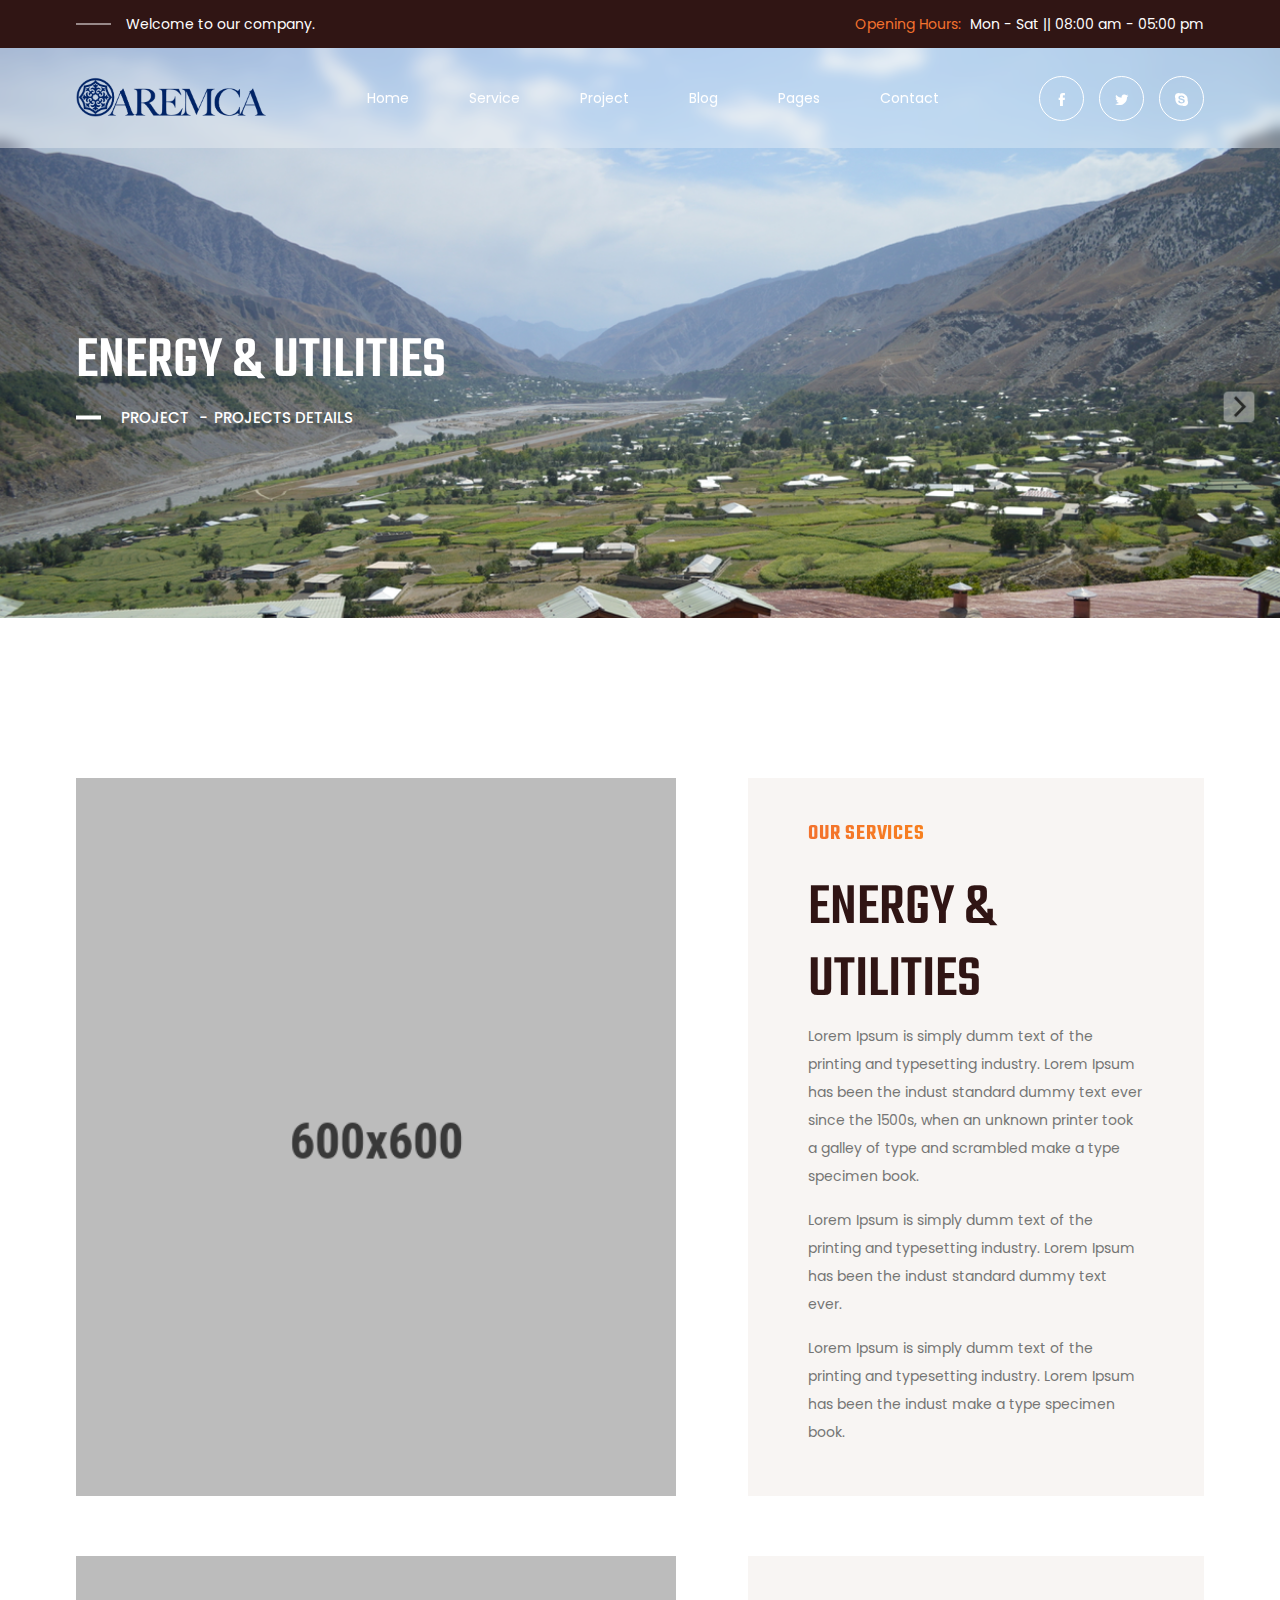
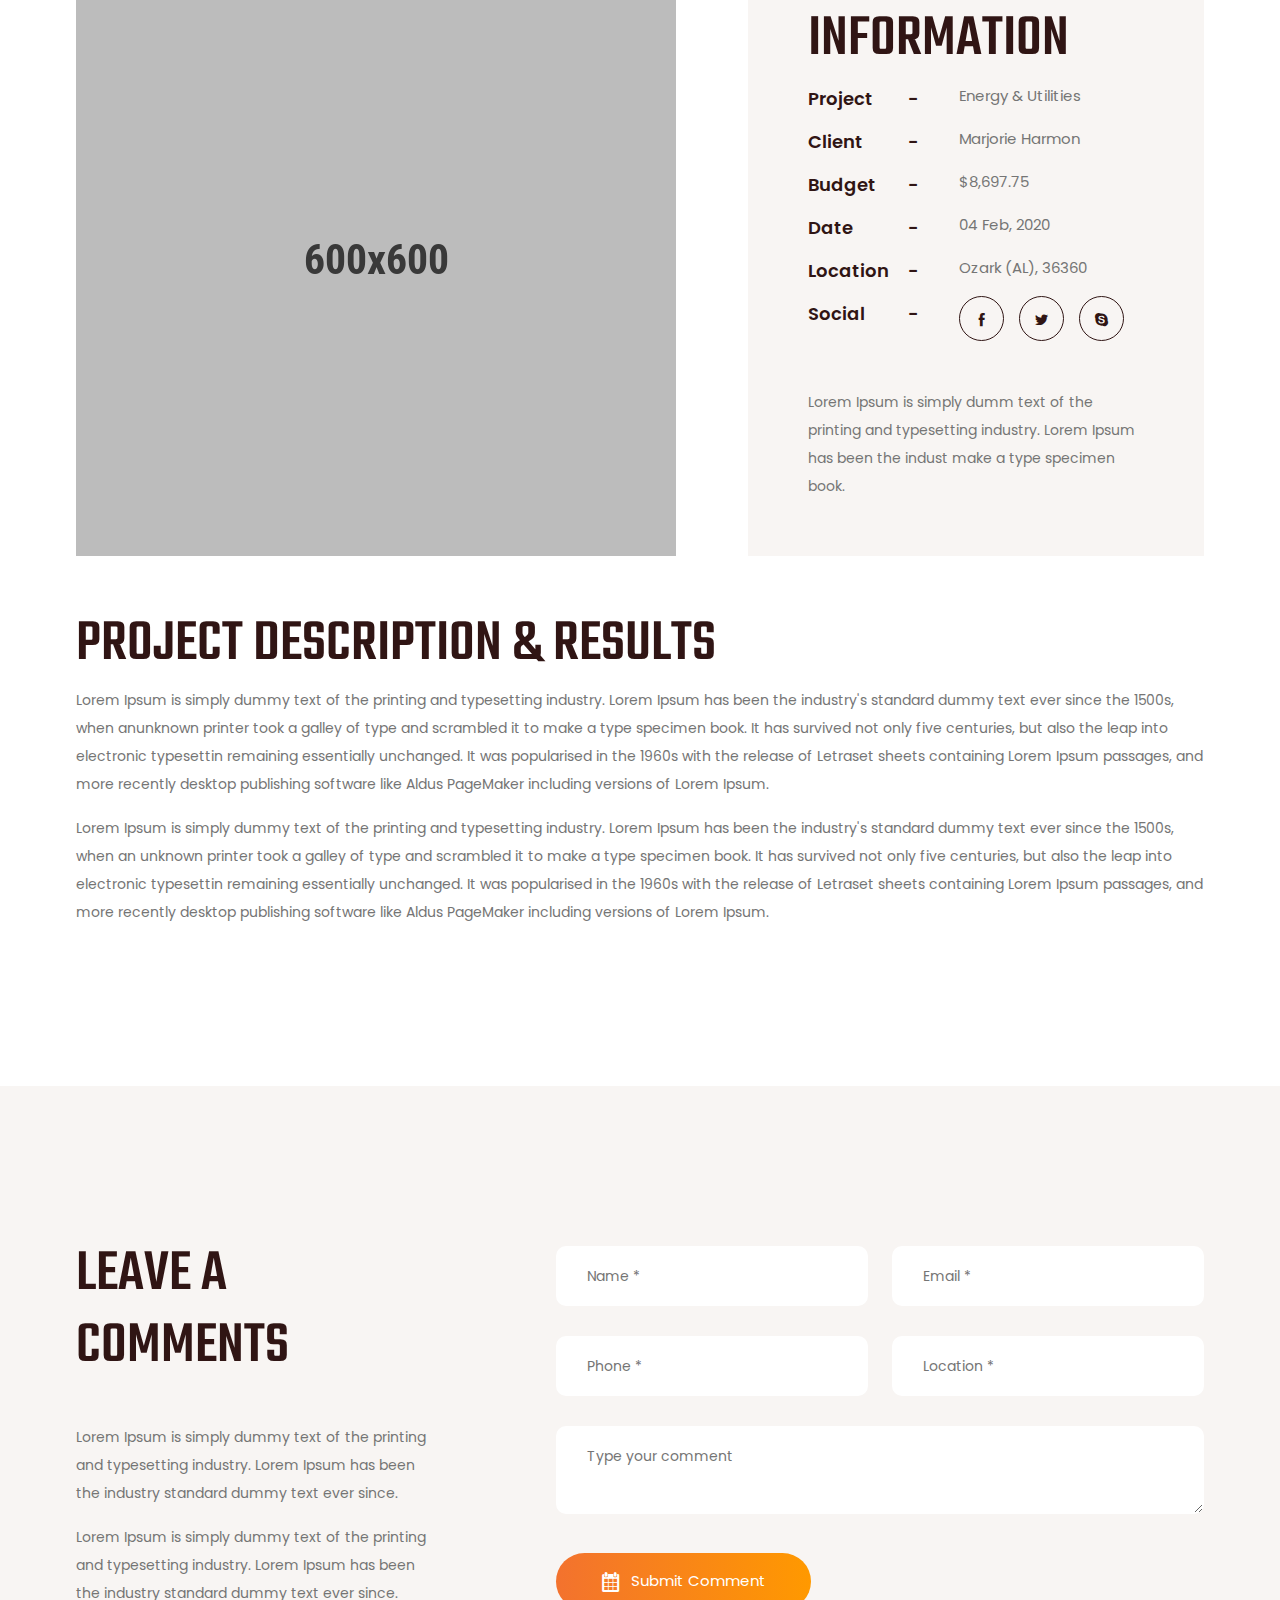
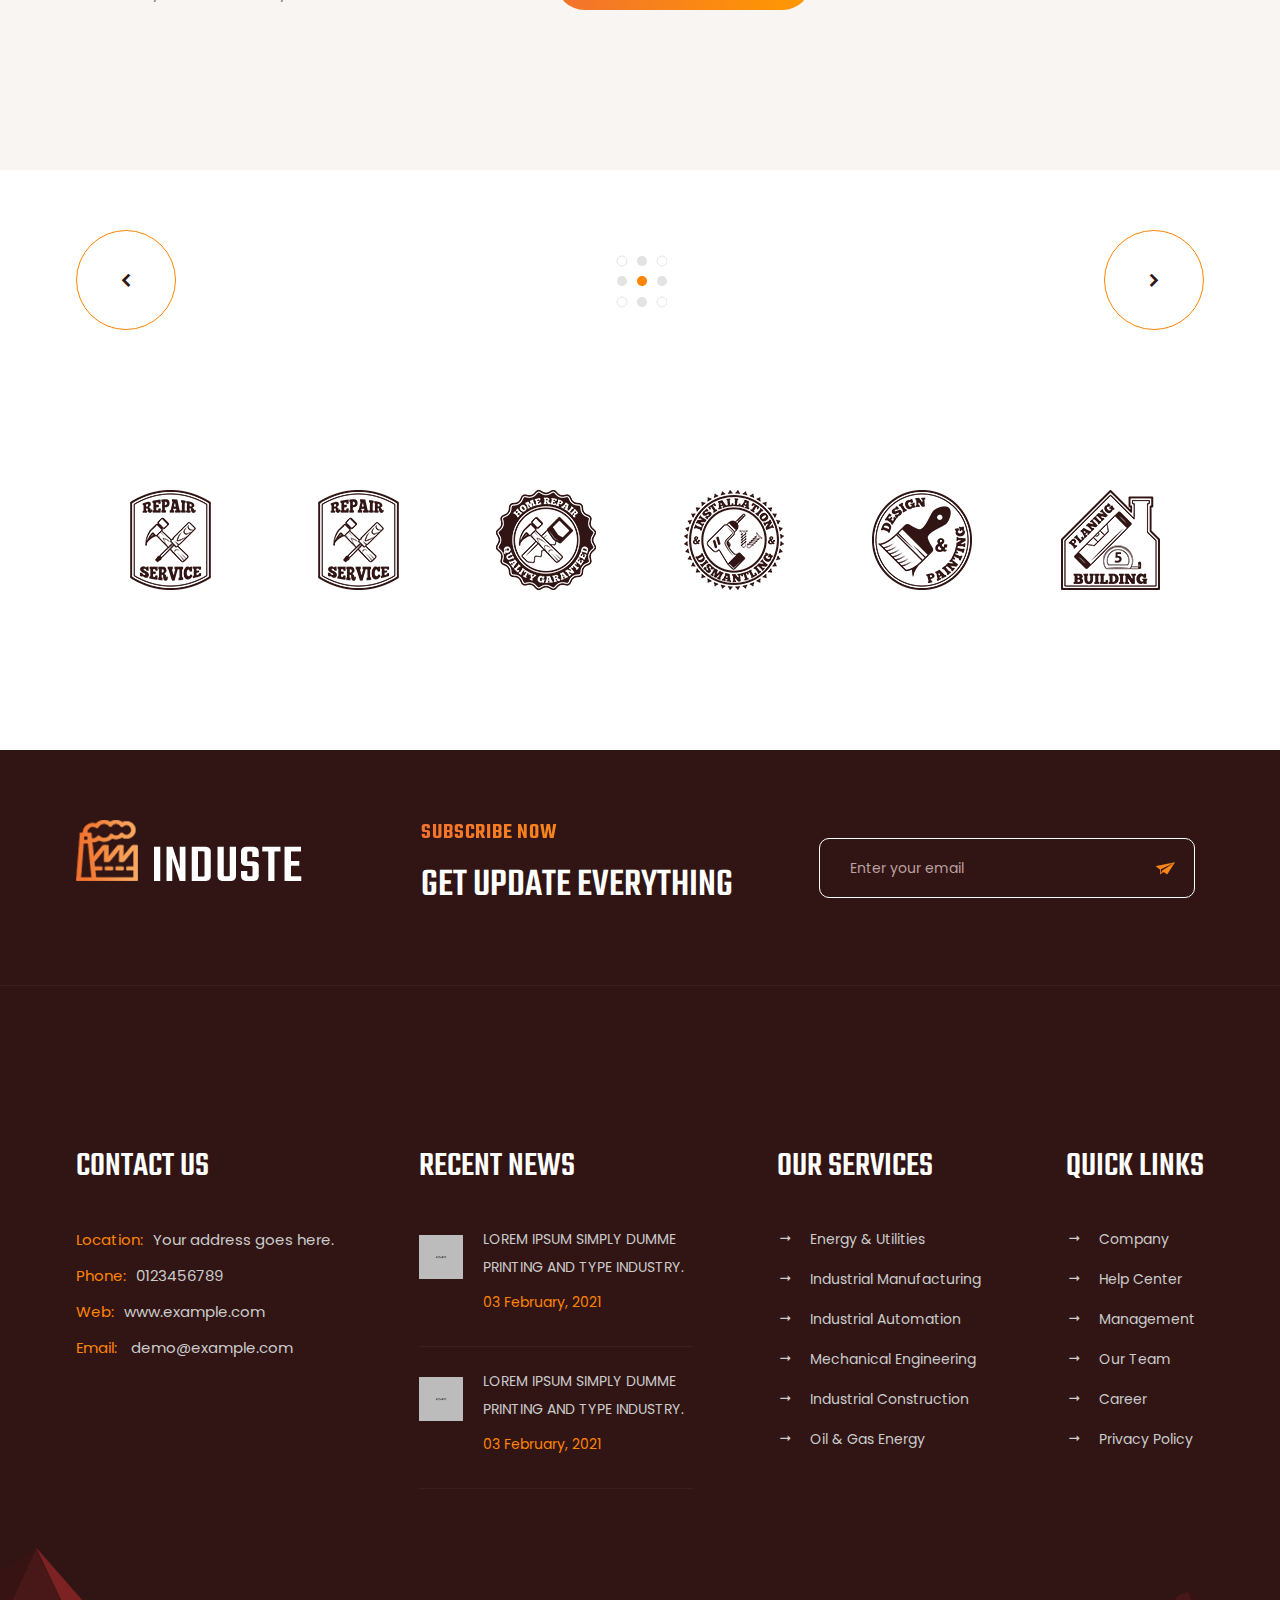
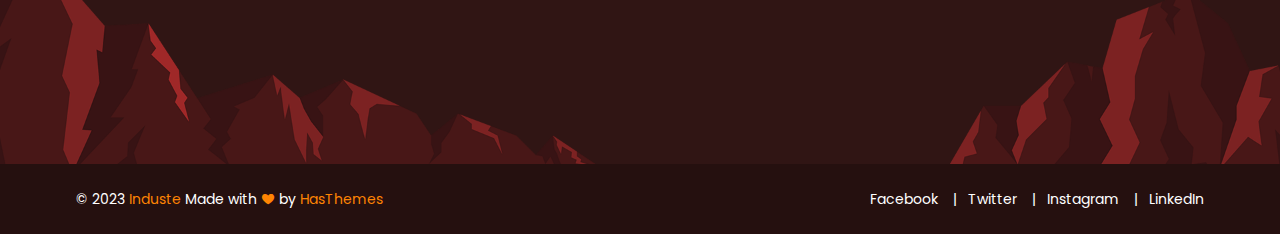
<file: project-details.html>
<!DOCTYPE html>
<html lang="zxx">

<head>
    <meta charset="UTF-8">
    <meta name="viewport" content="width=device-width, initial-scale=1.0">
    <meta http-equiv="X-UA-Compatible" content="ie=edge">
    <title> Industrial & Factory Bootstrap 5 Template</title>

    <!-- ::::::::::::::Favicon icon::::::::::::::-->
    <link rel="shortcut icon" href="assets/images/favicon.ico" type="image/png">

    <!-- Plugin CSS -->
    <link rel="stylesheet" href="assets/css/vendor/icofont.min.css">
    <link rel="stylesheet" href="assets/css/plugins/swiper-bundle.min.css">
    <link rel="stylesheet" href="assets/css/plugins/animate.css">
    <link rel="stylesheet" href="assets/css/plugins/nice-select.css">
    <link rel="stylesheet" href="assets/css/plugins/venobox.min.css">
    <link rel="stylesheet" href="assets/css/plugins/aos.min.css">
    <link rel="stylesheet" href="assets/css/style.css">
</head>

<body>

    <main class="main-wrapper">

        <!-- .....:::::: Start Header Section :::::.... -->
        <header class="header-section d-none d-lg-block">

            <!-- Start Header Top -->
            <div class="header-top">
                <div class="container">
                    <div class="row justify-content-between align-items-center">
                        <div class="col-auto">
                            <!-- Start Header Top Left  -->
                            <div class="header-top-left">
                                <p>Welcome to our company.</p>
                            </div>
                            <!-- End Header Top Left  -->
                        </div>
                        <div class="col-auto">
                            <!-- Start Header Top Right  -->
                            <div class="header-top-right">
                                <p> <span class="text">Opening Hours: </span> <span>Mon - Sat </span> || <span>08:00 am
                                        - 05:00 pm</span></p>
                            </div>
                            <!-- End Header Top Right  -->
                        </div>
                    </div>
                </div>
            </div>
            <!-- End Header Top -->

            <!-- Start Header Bottom -->
            <div class="header-bottom sticky-header">
                <div class="container">
                    <div class="row justify-content-between align-items-center">
                        <div class="col-auto">
                            <!-- Start Header Logo -->
                            <div class="logo"><a href="index.html"><img src="assets/images/logo/logo.png" alt=""></a>
                            </div>
                            <!-- End Header Logo -->
                        </div>
                        <div class="col-auto">
                            <!-- Start Header Logo -->
                            <ul class="header-nav">
                                <li><a href="index.html">Home</a></li>
                                <li class="has-dropdown">
                                    <a href="service-list.html">Service</a>
                                    <ul class="submenu">
                                        <li><a href="service-list.html">Services</a></li>
                                        <li><a href="service-details.html">Service Details</a></li>
                                    </ul>
                                </li>
                                <li class="has-dropdown">
                                    <a href="project-list.html">Project</a>
                                    <ul class="submenu">
                                        <li><a href="project-list.html">Project</a></li>
                                        <li><a href="project-details.html">Project Details</a></li>
                                    </ul>
                                </li>
                                <li class="has-dropdown">
                                    <a href="blog-list.html">Blog</a>
                                    <ul class="submenu">
                                        <li><a href="blog-list.html">Blog List Full Width</a></li>
                                        <li><a href="blog-list-sidebar-left.html">Blog List Left Sidebar</a></li>
                                        <li><a href="blog-list-sidebar-right.html">Blog List Right Sidebar</a></li>
                                        <li><a href="blog-details.html">Blog Details Full Width</a></li>
                                        <li><a href="blog-details-sidebar-left.html">Blog Details Left Sidebar</a></li>
                                        <li><a href="blog-details-sidebar-right.html">Blog Details Right Sidebar</a></li>
                                    </ul>
                                </li>
                                <li class="has-dropdown">
                                    <a href="#">Pages</a>
                                    <ul class="submenu">
                                        <li><a href="404-page.html">404 Page</a></li>
                                        <li><a href="price.html">Price</a></li>
                                        <li><a href="about.html">About Us</a></li>
                                    </ul>
                                </li>
                                <li><a href="contact.html">Contact</a></li>
                            </ul>
                            <!-- End Header Logo -->
                        </div>
                        <div class="col-auto">
                            <!-- Start Header Social Link -->
                            <ul class="social-link social-link-white">
                                <li><a target="_blank" href="https://example.com"><i class="icofont-facebook"></i></a>
                                </li>
                                <li><a target="_blank" href="https://example.com"><i class="icofont-twitter"></i></a>
                                </li>
                                <li><a target="_blank" href="https://example.com"><i class="icofont-skype"></i></a></li>
                            </ul>
                            <!-- Start Header Social Link -->
                        </div>
                    </div>
                </div>
            </div>
            <!-- End Header Bottom -->
        </header>
        <!-- .....:::::: End Header Section :::::.... -->

        <!-- .....:::::: Start Mobile Header Section :::::.... -->
        <div class="mobile-header d-block d-lg-none">
            <div class="container">
                <div class="row align-items-center justify-content-between">
                    <div class="col">
                        <div class="mobile-logo">
                        <a href="index.html"><img src="assets/images/logo/logo.png" alt=""></a>
                        </div>
                    </div>
                    <div class="col">
                        <div class="mobile-action-link text-end">
                        <a href="#mobile-menu-offcanvas" class="offcanvas-toggle offside-menu"><i class="icofont-navigation-menu"></i></a>
                        </div>
                    </div>
                </div>
            </div>
        </div>
        <!-- .....:::::: Start MobileHeader Section :::::.... -->

        <!--  Start Offcanvas Mobile Menu Section -->
        <div id="mobile-menu-offcanvas" class="offcanvas offcanvas-rightside offcanvas-mobile-menu-section">
            <!-- Start Offcanvas Header -->
            <div class="offcanvas-header text-end">
                <button class="offcanvas-close"><i class="icofont-close-line"></i></button>
            </div> <!-- End Offcanvas Header -->
            <!-- Start Offcanvas Mobile Menu Wrapper -->
            <div class="offcanvas-mobile-menu-wrapper">
                <!-- Start Mobile Menu  -->
                <div class="mobile-menu-bottom">
                    <!-- Start Mobile Menu Nav -->
                    <div class="offcanvas-menu">
                        <ul>
                            <li>
                                <a href="index.html"><span>Home</span></a>
                            </li>
                            <li>
                                <a href="#"><span>Services</span></a>
                                <ul class="mobile-sub-menu">
                                    <li><a href="service-list.html">Service List</a></li>
                                    <li><a href="service-details.html">Service Details</a></li>
                                </ul>
                            </li>
                            <li>
                                <a href="#"><span>Project</span></a>
                                <ul class="mobile-sub-menu">
                                    <li><a href="project-list.html">Project List</a></li>
                                    <li><a href="project-details.html">Project Details</a></li>
                                </ul>
                            </li>
                            <li>
                                <a href="#"><span>Blog</span></a>
                                <ul class="mobile-sub-menu">
                                    <li><a href="blog-list.html">Blog List Full Width</a></li>
                                    <li><a href="blog-list-sidebar-left.html">Blog List Left Sidebar</a></li>
                                    <li><a href="blog-list-sidebar-right.html">Blog List Right Sidebar</a></li>
                                    <li><a href="blog-details.html">Blog Details Full Width</a></li>
                                    <li><a href="blog-details-sidebar-left.html">Blog Details Left Sidebar</a></li>
                                    <li><a href="blog-details-sidebar-right.html">Blog Details Right Sidebar</a></li>
                                </ul>
                            </li>
                            <li>
                                <a href="#"><span>Pages</span></a>
                                <ul class="mobile-sub-menu">
                                    <li><a href="404-page.html">404 Page</a></li>
                                    <li><a href="price.html">Price</a></li>
                                    <li><a href="about.html">About Us</a></li>
                                </ul>
                            </li>
                            <li>
                                <a href="contact.html"><span>Contact</span></a>
                            </li>
                        </ul>
                    </div> <!-- End Mobile Menu Nav -->
                </div> <!-- End Mobile Menu -->

                <!-- Start Mobile contact Info -->
                <div class="mobile-contact-info text-center">
                    <ul class="social-link social-link-white">
                        <li><a target="_blank" href="https://example.com"><i class="icofont-facebook"></i></a>
                        </li>
                        <li><a target="_blank" href="https://example.com"><i class="icofont-twitter"></i></a>
                        </li>
                        <li><a target="_blank" href="https://example.com"><i class="icofont-skype"></i></a></li>
                    </ul>
                </div>
                <!-- End Mobile contact Info -->

            </div> <!-- End Offcanvas Mobile Menu Wrapper -->
        </div> 
        <!-- ...:::: End Offcanvas Mobile Menu Section:::... -->

        <!-- Offcanvas Overlay -->
        <div class="offcanvas-overlay"></div>

        <!-- .....:::::: Start Breadcrumb Section :::::.... -->
        <div class="breadcrumb-section">
            <div class="breadcrumb-wrapper">
                <div class="image"><img src="assets/images/background/breadcrumb.png" alt=""></div>
                <div class="container">
                    <div class="row">
                        <div class="col-12">
                            <div class="content">
                                <h2 class="title">Energy & Utilities</h2>
                                <ol class="breadcrumb-link">
                                    <li><a href="project-list.html">Project</a></li>
                                    <li class="active" aria-current="page">PROJECTS DEtails</li>
                                </ol>
                            </div>
                        </div>
                    </div>
                </div>            
            </div>
        </div>
        <!-- .....:::::: End Breadcrumb Section :::::.... -->

         <!-- .....:::::: Start Project Section :::::.... -->
         <div class="project-section section-inner-gap">
             <div class="project-box-wrapper">
                <div class="container">
                    <div class="row justify-content-between">
                        <div class="col-xl-auto col-lg-6">
                            <div class="image"><img src="assets/images/project/project-single-1.png" alt=""></div>
                        </div>
                        <div class="col-xxl-6 col-xl-5 col-lg-6">
                            <div class="project-content-box">
                                <div class="section-content">
                                    <h4 class="title-tag text-gradient">OUR SERVICES</h4>
                                    <h3 class="sub-title">Energy & Utilities</h3>
                                </div>

                                <div class="content">
                                    <p>Lorem Ipsum is simply dumm text of the printing and
                                        typesetting industry. Lorem Ipsum has been the indust
                                        standard dummy text ever since the 1500s, when an
                                        unknown printer took a galley of type and scrambled
                                        make a type specimen book.</p>

                                    <p>Lorem Ipsum is simply dumm text of the printing and
                                        typesetting industry. Lorem Ipsum has been the indust
                                        standard dummy text ever.</p>

                                    <p>Lorem Ipsum is simply dumm text of the printing and
                                        typesetting industry. Lorem Ipsum has been the indust
                                        make a type specimen book.</p>
                                </div>
                            </div>
                        </div>
                    </div>
                </div>
             </div>
             <div class="project-box-wrapper">
                <div class="container">
                    <div class="row justify-content-between">
                        <div class="col-xl-auto col-lg-6">
                            <div class="image"><img src="assets/images/project/project-single-2.png" alt=""></div>
                        </div>
                        <div class="col-xxl-6 col-xl-5 col-lg-6">
                            <div class="project-content-box">
                                <div class="section-content">
                                    <h3 class="sub-title">information</h3>
                                </div>

                                <ul class="project-info">
                                    <li><span class="title-info">Project</span> <div class="info-details">Energy & Utilities</div> </li>
                                    <li><span class="title-info">Client</span> <div class="info-details">Marjorie Harmon</div> </li>
                                    <li><span class="title-info">Budget</span> <div class="info-details">$8,697.75</div> </li>
                                    <li><span class="title-info">Date</span> <div class="info-details">04 Feb, 2020</div> </li>
                                    <li><span class="title-info">Location</span> <div class="info-details">Ozark (AL), 36360</div> </li>
                                    <li><span class="title-info">Social</span> 
                                    <div class="info-details">
                                        <ul class="social-link social-link-dark-red">
                                            <li><a target="_blank" href="https://example.com"><i class="icofont-facebook"></i></a>
                                            </li>
                                            <li><a target="_blank" href="https://example.com"><i class="icofont-twitter"></i></a>
                                            </li>
                                            <li><a target="_blank" href="https://example.com"><i class="icofont-skype"></i></a></li>
                                        </ul>
                                    </div> 
                                        
                                    </li>
                                </ul>

                                <div class="content">
                                    <p>Lorem Ipsum is simply dumm text of the printing and
                                        typesetting industry. Lorem Ipsum has been the indust
                                        make a type specimen book.</p>
                                </div>
                            </div>
                        </div>
                    </div>
                </div>
             </div>
             <div class="default-content">
                 <div class="container">
                     <div class="row">
                         <div class="col-12">
                            <div class="section-content">
                                <h3 class="sub-title">PROJECT DESCRIPTION & RESULTS</h3>
                            </div>
                            <div class="content">
                                <p>Lorem Ipsum is simply dummy text of the printing and typesetting industry. Lorem Ipsum has been the industry's standard dummy text ever since the 1500s, when anunknown printer took a galley of type and scrambled it to make a type specimen book. It has survived not only five centuries, but also the leap into electronic typesettin remaining essentially unchanged. It was popularised in the 1960s with the release of Letraset sheets containing Lorem Ipsum passages, and more recently desktop publishing software like Aldus PageMaker including versions of Lorem Ipsum.</p>

                                <p>Lorem Ipsum is simply dummy text of the printing and typesetting industry. Lorem Ipsum has been the industry's standard dummy text ever since the 1500s, when an unknown printer took a galley of type and scrambled it to make a type specimen book. It has survived not only five centuries, but also the leap into electronic typesettin remaining essentially unchanged. It was popularised in the 1960s with the release of Letraset sheets containing Lorem Ipsum passages, and more recently desktop publishing software like Aldus PageMaker including versions of Lorem Ipsum.</p>
                            </div>
                         </div>
                     </div>
                 </div>
             </div>
         </div>
         <!-- .....:::::: End Project Section :::::.... -->

        <!-- .....:::::: Start Default Inner Form Section :::::.... -->
        <div class="default-inner-display-section section-inner-gap section-inner-bg">
            <div class="container">
                <div class="row">
                    <div class="col-xl-4">
                        <!-- Start Section Content -->
                        <div class="section-content section-content-space-small">
                            <h3 class="sub-title">LEAVE A COMMENTS</h3>
                        </div>
                        <!-- End Section Content -->
                        <div class="content">
                            <p>Lorem Ipsum is simply dummy text of the printing and
                                typesetting industry. Lorem Ipsum has been the industry
                                standard dummy text ever since.</p>

                                <p>Lorem Ipsum is simply dummy text of the printing and
                                    typesetting industry. Lorem Ipsum has been the industry
                                    standard dummy text ever since.</p>
                        </div>
                    </div>
                    <div class="col-xl-7 offset-xl-1">
                        <div class="default-inner-form-wrapper">
                            <form class="form-group" action="#" method="post">
                                <div class="row mb-n6">
                                    <div class="col-md-6 col-12 mb-6">
                                        <!-- Start Form Group Single Item -->
                                        <div class="form-group-single-item">
                                            <input type="text" placeholder="Name *" required="required">
                                        </div>
                                        <!-- End Form Group Single Item -->
                                    </div>
                                    <div class="col-md-6 col-12 mb-6">
                                        <!-- Start Form Group Single Item -->
                                        <div class="form-group-single-item">
                                            <input type="email" placeholder="Email *" required="required">
                                        </div>
                                        <!-- End Form Group Single Item -->
                                    </div>
                                    <div class="col-md-6 col-12 mb-6">
                                        <!-- Start Form Group Single Item -->
                                        <div class="form-group-single-item">
                                            <input type="tel" placeholder="Phone *" required="required">
                                        </div>
                                        <!-- End Form Group Single Item -->
                                    </div>
                                    <div class="col-md-6 col-12 mb-6">
                                        <!-- Start Form Group Single Item -->
                                        <div class="form-group-single-item">
                                            <input  type="text" placeholder="Location *" required="required">
                                        </div>
                                        <!-- End Form Group Single Item -->
                                    </div>
                                    <div class="col-12 mb-6">
                                        <!-- Start Form Group Single Item -->
                                        <div class="form-group-single-item">
                                            <textarea  placeholder="Type your comment" required></textarea>
                                        </div>
                                        <!-- End Form Group Single Item -->
                                    </div>
                                    <div class="col-12 mb-6">
                                        <button type="submit" class="btn btn-lg btn-primary icon-space-right"><i
                                                class="icofont-ui-calendar"></i> Submit Comment </button>
                                    </div>
                                </div>
                            </form>
                        </div>
                    </div>
                </div>
            </div>
        </div>
        <!-- .....:::::: End Default Inner Form Section :::::.... -->

        <!-- .....:::::: Start Data Nav Arrow Section :::::.... -->
        <div class="data-nav-arrow-section m-t-70">
            <div class="container">
                <div class="row">
                    <div class="col-12">
                         <!-- Start Data Nav Arrow - Prev, Next -->
                        <div class="data-nav-arrow-box">
                            <a href="#" class="data-nav-arrow prev"><i class="icofont-simple-left"></i></a>
                            <a href="#" class="data-nav-arrow next"><i class="icofont-simple-right"></i></a>
                        </div>
                        <!-- End Data Nav Arrow - Prev, Next -->
                    </div>
                </div>
            </div>
        </div>
         <!-- .....:::::: End Data Nav Arrow Section :::::.... -->

        <!-- .....:::::: Start Client Logo Display Section :::::.... -->
        <div class="client-logo-display-section section-inner-gap">
            <div class="client-logo-display-wrapper">
                <div class="container">
                    <div class="row">
                        <div class="col-12">
                            <div class="client-logo-slider">
                                <!-- Slider main container -->
                                <div class="swiper-container">
                                    <!-- Additional required wrapper -->
                                    <div class="swiper-wrapper">
                                        <!-- Slides -->
                                        <!-- Start Client Logo Single Item  -->
                                        <div class="client-logo-display-single-item swiper-slide">
                                            <a href="#" class="image">
                                                <img class="img-fluid"
                                                    src="assets/images/company-logo/company-logo-1.png" alt="">
                                            </a>
                                        </div>
                                        <!-- End Client Logo Single Item  -->

                                        <!-- Start Client Logo Single Item  -->
                                        <div class="client-logo-display-single-item swiper-slide">
                                            <a href="#" class="image">
                                                <img class="img-fluid"
                                                    src="assets/images/company-logo/company-logo-2.png" alt="">
                                            </a>
                                        </div>
                                        <!-- End Client Logo Single Item  -->

                                        <!-- Start Client Logo Single Item  -->
                                        <div class="client-logo-display-single-item swiper-slide">
                                            <a href="#" class="image">
                                                <img class="img-fluid"
                                                    src="assets/images/company-logo/company-logo-3.png" alt="">
                                            </a>
                                        </div>
                                        <!-- End Client Logo Single Item  -->

                                        <!-- Start Client Logo Single Item  -->
                                        <div class="client-logo-display-single-item swiper-slide">
                                            <a href="#" class="image">
                                                <img class="img-fluid"
                                                    src="assets/images/company-logo/company-logo-4.png" alt="">
                                            </a>
                                        </div>
                                        <!-- End Client Logo Single Item  -->

                                        <!-- Start Client Logo Single Item  -->
                                        <div class="client-logo-display-single-item swiper-slide">
                                            <a href="#" class="image">
                                                <img class="img-fluid"
                                                    src="assets/images/company-logo/company-logo-5.png" alt="">
                                            </a>
                                        </div>
                                        <!-- End Client Logo Single Item  -->

                                        <!-- Start Client Logo Single Item  -->
                                        <div class="client-logo-display-single-item swiper-slide">
                                            <a href="#" class="image">
                                                <img class="img-fluid"
                                                    src="assets/images/company-logo/company-logo-6.png" alt="">
                                            </a>
                                        </div>
                                        <!-- End Client Logo Single Item  -->

                                        <!-- Start Client Logo Single Item  -->
                                        <div class="client-logo-display-single-item swiper-slide">
                                            <a href="#" class="image">
                                                <img class="img-fluid"
                                                    src="assets/images/company-logo/company-logo-6.png" alt="">
                                            </a>
                                        </div>
                                        <!-- End Client Logo Single Item  -->

                                    </div>

                                </div>

                            </div>
                        </div>
                    </div>
                </div>
            </div>
        </div>
        <!-- .....:::::: End Client Logo Display Section :::::.... -->

        <!-- .....:::::: Start Footer Section :::::.... -->
        <footer class="footer-section footer-bg">
            <!-- Start Footer Top -->
            <div class="footer-top">
                <div class="container">
                    <div class="footer-top-wrapper">
                        <!-- Start Footer Logo -->
                        <a href="index.html" class="logo">
                            <img class="img-fluid" src="assets/images/logo/logo-dark.png" alt="">
                        </a>
                        <!-- End Footer Logo -->

                        <!-- Start Footer Newsletter -->
                        <div class="newsletter">
                            <div class="content">
                                <h4 class="title-tag text-gradient">SUBSCRIBE NOW</h4>
                                <h3 class="sub-title">GET UPDATE EVERYTHING</h3>
                            </div>
                            <div class="newsletter-form">
                                <form class="newsletter-form-group" action="#" method="post">
                                    <input type="email" placeholder="Enter your email" required>
                                    <button class="newsletter-submit-btn text-gradient" type="submit"><i class="icofont-paper-plane"></i></button>
                                </form>
                            </div>
                        </div>
                        <!-- Start Footer Newsletter -->
                        <!-- <div class="bg-color-dark-red"></div> -->
                    </div>
                </div>
                <div class="bg-color-bold-red"></div>
            </div>
            <!-- Start Footer Top -->

            <!-- Start Footer Center -->
            <div class="footer-center section-top-space">
                <div class="container">
                    <div class="row justify-content-xl-between">
                        <div class="col-xl-auto col-md-6 col-12">
                            <div class="footer-widget-single-item">
                                <h3 class="title">CONTACT US</h3>

                                <ul class="footer-about">
                                    <li>
                                        <div class="text"><span class="text-marker">Location:</span>Your address goes here.</div>
                                    </li>
                                    <li>
                                        <div class="text"><span class="text-marker">Phone:</span><a href="tel:+0123456789">0123456789</a></div>
                                    </li>
                                    <li>
                                        <div class="text"><span class="text-marker">Web:</span><a href="https://www.example.com">www.example.com</a></div>
                                    </li>
                                    <li>
                                        <div class="text"><span class="text-marker">Email:</span> <a href="mailto:demo@example.com">demo@example.com</a> </div>
                                    </li>
                                </ul>
                            </div>
                        </div>
                        <div class="col-xl-auto col-md-6 col-12">
                            <div class="footer-widget-single-item">
                                <h3 class="title">RECENT NEWS</h3>

                                <ul class="footer-blog">
                                    <li>
                                        <a href="blog-details.html" class="image">
                                            <img src="assets/images/blog/blog-list-img-1.png" alt="">
                                        </a>
                                        <div class="content">
                                            <a class="title" href="blog-details.html">Lorem Ipsum simply dumme printing and type industry.</a>
                                            <span class="date">03 February, 2021</span>
                                        </div>
                                    </li>
                                    <li>
                                        <a href="blog-details.html" class="image">
                                            <img src="assets/images/blog/blog-list-img-1.png" alt="">
                                        </a>
                                        <div class="content">
                                            <a class="title" href="blog-details.html">Lorem Ipsum simply dumme printing and type industry.</a>
                                            <span class="date">03 February, 2021</span>
                                        </div>
                                    </li>
                                    
                                </ul>
                            </div>
                        </div>
                        <div class="col-xl-auto col-md-6 col-12">
                            <div class="footer-widget-single-item">
                                <h3 class="title">OUR SERVICES</h3>
                                <ul class="footer-nav">
                                    <li><a href="#">Energy & Utilities</a></li>
                                    <li><a href="#">Industrial Manufacturing</a></li>
                                    <li><a href="#">Industrial Automation</a></li>
                                    <li><a href="#">Mechanical Engineering</a></li>
                                    <li><a href="#">Industrial Construction</a></li>
                                    <li><a href="#">Oil & Gas Energy</a></li>
                                </ul>
                            </div>
                        </div>
                        <div class="col-xl-auto col-md-6 col-12">
                            <div class="footer-widget-single-item">
                                <h3 class="title">QUICK LINKS</h3>
                                <ul class="footer-nav">
                                    <li><a href="#">Company</a></li>
                                    <li><a href="#">Help Center</a></li>
                                    <li><a href="#">Management</a></li>
                                    <li><a href="#">Our Team</a></li>
                                    <li><a href="#">Career</a></li>
                                    <li><a href="#">Privacy Policy</a></li>
                                </ul>
                            </div>
                        </div>
                    </div>
                </div>
            </div>
            <!-- Start Footer Center -->

            <!-- Start Footer Bottom -->
            <div class="footer-bottom ">
                <div class="container">
                    <div class="row justify-content-md-between justify-content-center align-items-center flex-column-reverse flex-md-row">
                        <div class="col-auto">
                            <div class="footer-bottom-left">
                                <div class="footer-copyright">
                                    <p class="copyright-text">&copy; 2023 <a href="index.html">Induste</a> Made with <i class="icofont-heart"></i> by <a href="https://hasthemes.com/" target="_blank">HasThemes</a> </p>
                                </div>
                            </div>
                        </div>
                        <div class="col-auto">
                            <div class="footer-bottom-right">
                                <ul class="footer-soacial">
                                    <li><a href="https://www.example.com" target="_blank">Facebook</a></li>
                                    <li><a href="https://www.example.com" target="_blank">Twitter</a></li>
                                    <li><a href="https://www.example.com" target="_blank">Instagram</a></li>
                                    <li><a href="https://www.example.com" target="_blank">LinkedIn</a></li>
                                </ul>
                            </div>
                        </div>
                    </div>
                </div>
            </div>
            <!-- Start Footer Bottom -->
        </footer>
        <!-- .....:::::: End Footer Section :::::.... -->

    </main>

    <!-- material-scrolltop button -->
    <button class="material-scrolltop" type="button"></button>


    <!-- ::::::::::::::All JS Files here :::::::::::::: -->
    <script src="assets/js/vendor/modernizr-3.11.2.min.js"></script>
    <script src="assets/js/vendor/jquery-3.6.0.min.js"></script>
    <script src="assets/js/vendor/jquery-migrate-3.3.0.min.js"></script>
    <script src="assets/js/vendor/bootstrap.min.js"></script>
    <script src="assets/js/vendor/jquery-ui.min.js"></script>

    <!--Plugins JS-->
    <script src="assets/js/plugins/swiper-bundle.min.js"></script>
    <script src="assets/js/plugins/material-scrolltop.js"></script>
    <script src="assets/js/plugins/jquery.nice-select.min.js"></script>
    <script src="assets/js/plugins/images-loaded.min.js"></script>
    <script src="assets/js/plugins/isotope.pkgd.min.js"></script>
    <script src="assets/js/plugins/venobox.min.js"></script>
    <script src="assets/js/plugins/aos.min.js"></script>
    <script src="assets/js/plugins/parallax.js"></script>
    <script src="assets/js/plugins/ajax-mail.js"></script>
    <script src="assets/js/plugins/waypoint.js"></script>
    <script src="assets/js/plugins/counter.js"></script>
    <script src="assets/js/main.js"></script>

</body>

</html>
</file>
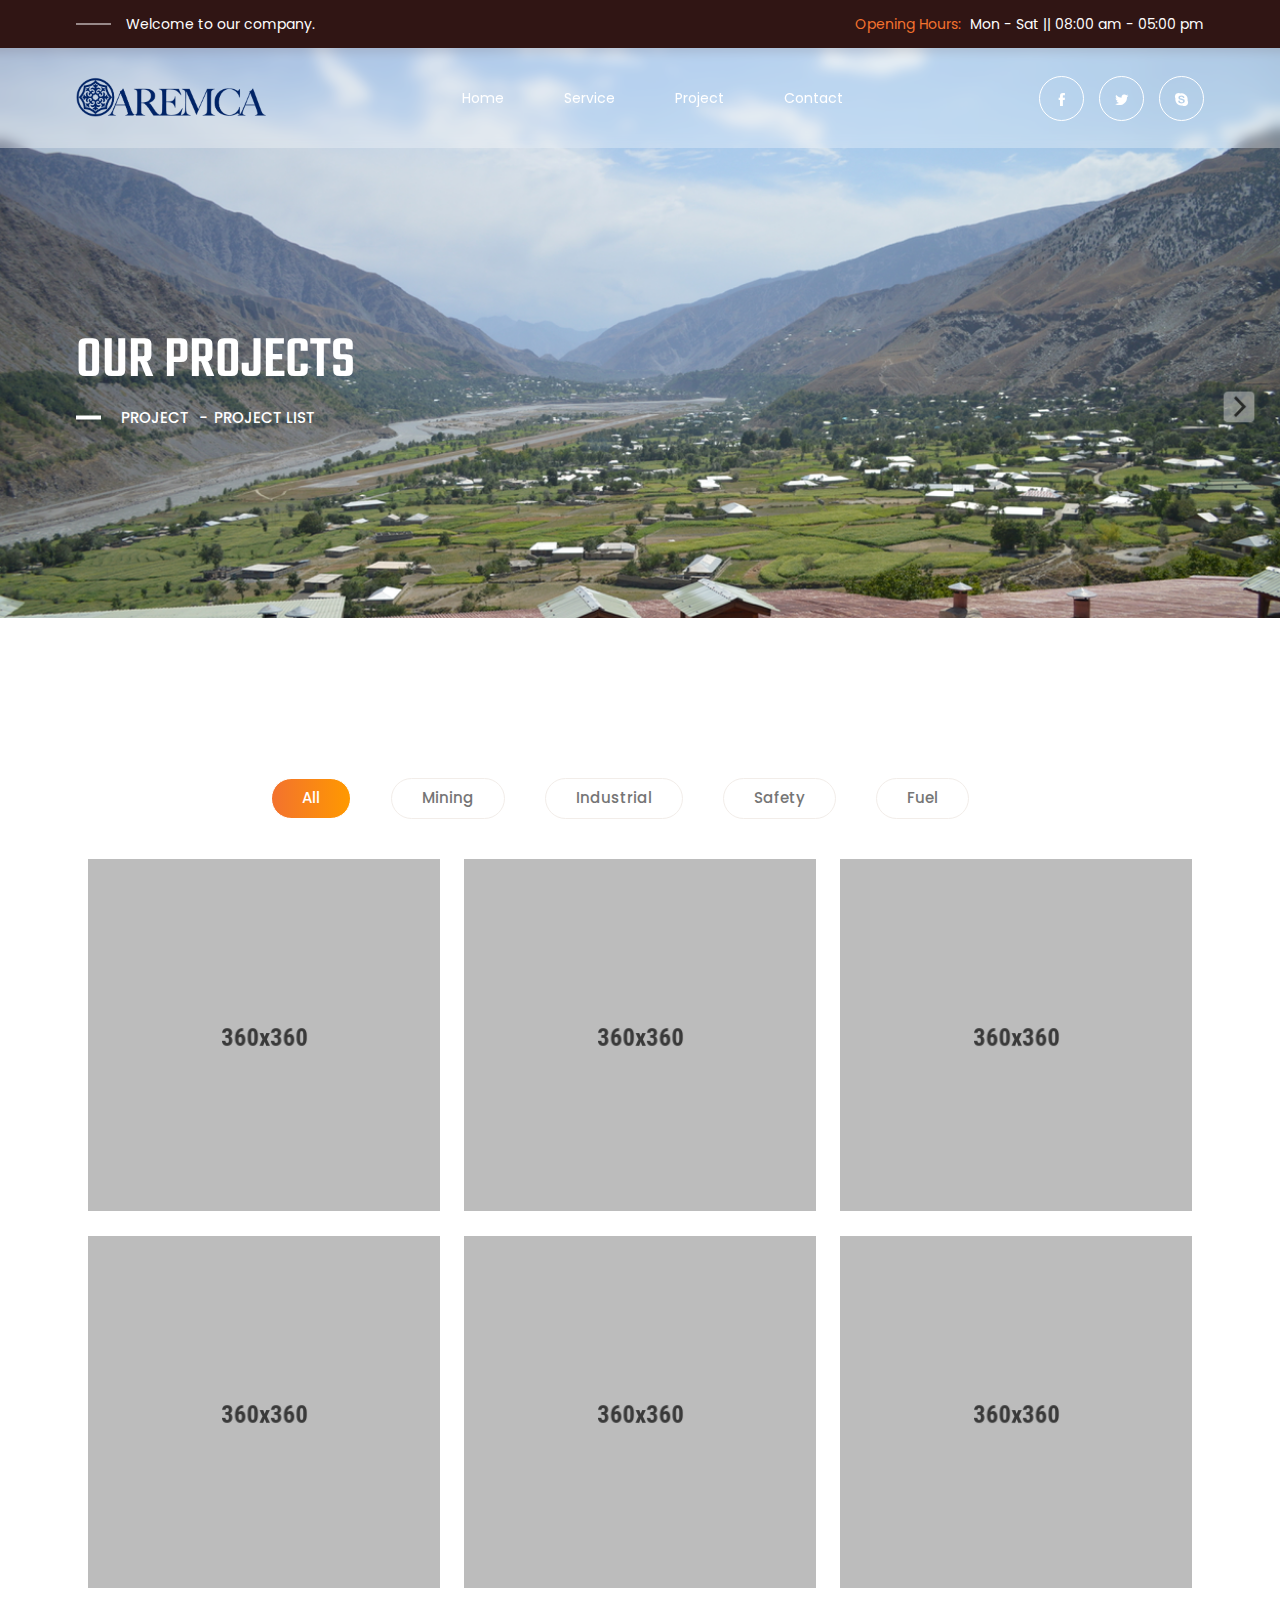
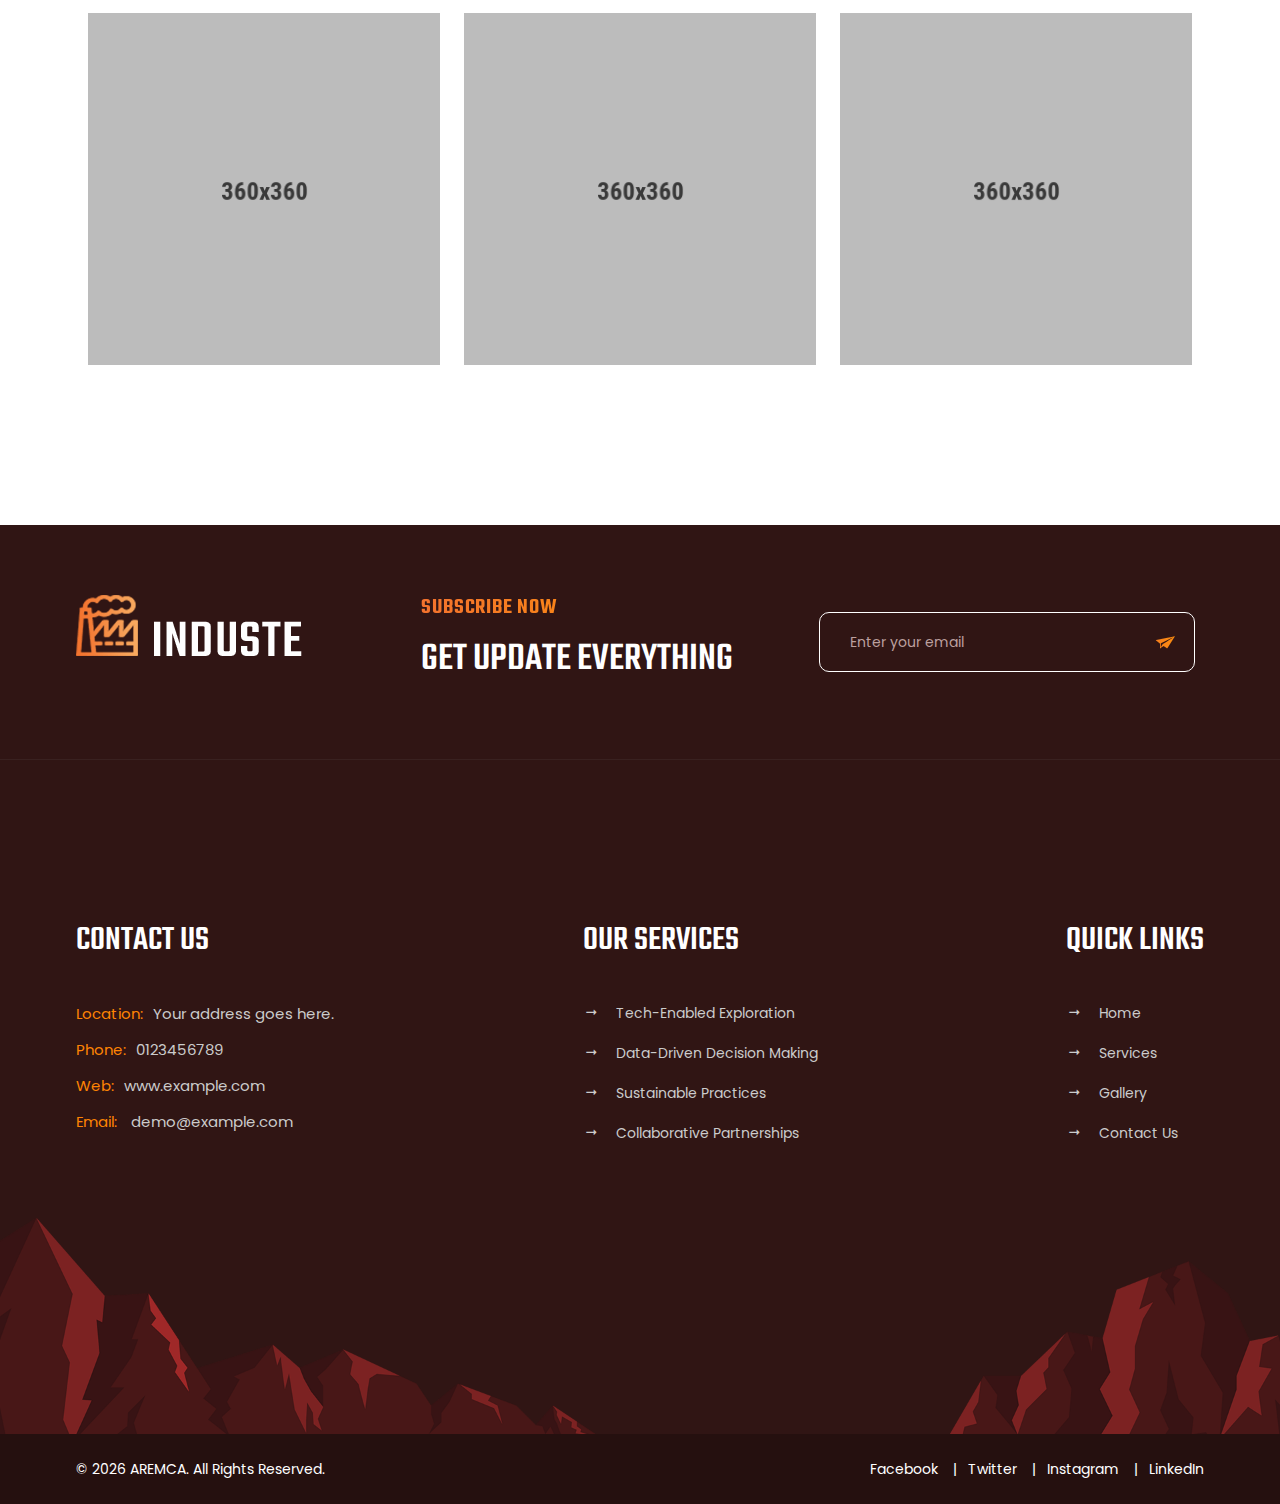
<file: project-list.html>
<!DOCTYPE html>
<html lang="zxx">

<head>
    <meta charset="UTF-8">
    <meta name="viewport" content="width=device-width, initial-scale=1.0">
    <meta http-equiv="X-UA-Compatible" content="ie=edge">
    <title> Industrial & Factory Bootstrap 5 Template</title>

    <!-- ::::::::::::::Favicon icon::::::::::::::-->
    <link rel="shortcut icon" href="assets/images/favicon.ico" type="image/png">

    <!-- Plugin CSS -->
    <link rel="stylesheet" href="assets/css/vendor/icofont.min.css">
    <link rel="stylesheet" href="assets/css/plugins/swiper-bundle.min.css">
    <link rel="stylesheet" href="assets/css/plugins/animate.css">
    <link rel="stylesheet" href="assets/css/plugins/nice-select.css">
    <link rel="stylesheet" href="assets/css/plugins/venobox.min.css">
    <link rel="stylesheet" href="assets/css/plugins/aos.min.css">
    <link rel="stylesheet" href="assets/css/style.css">
</head>

<body>

    <main class="main-wrapper">

        <!-- .....:::::: Start Header Section :::::.... -->
        <header class="header-section d-none d-lg-block">

            <!-- Start Header Top -->
            <div class="header-top">
                <div class="container">
                    <div class="row justify-content-between align-items-center">
                        <div class="col-auto">
                            <!-- Start Header Top Left  -->
                            <div class="header-top-left">
                                <p>Welcome to our company.</p>
                            </div>
                            <!-- End Header Top Left  -->
                        </div>
                        <div class="col-auto">
                            <!-- Start Header Top Right  -->
                            <div class="header-top-right">
                                <p> <span class="text">Opening Hours: </span> <span>Mon - Sat </span> || <span>08:00 am
                                        - 05:00 pm</span></p>
                            </div>
                            <!-- End Header Top Right  -->
                        </div>
                    </div>
                </div>
            </div>
            <!-- End Header Top -->

            <!-- Start Header Bottom -->
            <div class="header-bottom sticky-header">
                <div class="container">
                    <div class="row justify-content-between align-items-center">
                        <div class="col-auto">
                            <!-- Start Header Logo -->
                            <div class="logo"><a href="index.html"><img src="assets/images/logo/logo.png" alt=""></a>
                            </div>
                            <!-- End Header Logo -->
                        </div>
                        <div class="col-auto">
                            <!-- Start Header Logo -->
                            <ul class="header-nav">
                                <li><a href="index.html">Home</a></li>
                                <li><a href="service-list.html">Service</a></li>
                                <li><a href="project-list.html">Project</a></li>
                                <li><a href="contact.html">Contact</a></li>
                            </ul>
                            <!-- End Header Logo -->
                        </div>
                        <div class="col-auto">
                            <!-- Start Header Social Link -->
                            <ul class="social-link social-link-white">
                                <li><a target="_blank" href="https://example.com"><i class="icofont-facebook"></i></a>
                                </li>
                                <li><a target="_blank" href="https://example.com"><i class="icofont-twitter"></i></a>
                                </li>
                                <li><a target="_blank" href="https://example.com"><i class="icofont-skype"></i></a></li>
                            </ul>
                            <!-- Start Header Social Link -->
                        </div>
                    </div>
                </div>
            </div>
            <!-- End Header Bottom -->
        </header>
        <!-- .....:::::: End Header Section :::::.... -->

        <!-- .....:::::: Start Mobile Header Section :::::.... -->
        <div class="mobile-header d-block d-lg-none">
            <div class="container">
                <div class="row align-items-center justify-content-between">
                    <div class="col">
                        <div class="mobile-logo">
                        <a href="index.html"><img src="assets/images/logo/logo.png" alt=""></a>
                        </div>
                    </div>
                    <div class="col">
                        <div class="mobile-action-link text-end">
                        <a href="#mobile-menu-offcanvas" class="offcanvas-toggle offside-menu"><i class="icofont-navigation-menu"></i></a>
                        </div>
                    </div>
                </div>
            </div>
        </div>
        <!-- .....:::::: Start MobileHeader Section :::::.... -->

        <!--  Start Offcanvas Mobile Menu Section -->
        <div id="mobile-menu-offcanvas" class="offcanvas offcanvas-rightside offcanvas-mobile-menu-section">
            <!-- Start Offcanvas Header -->
            <div class="offcanvas-header text-end">
                <button class="offcanvas-close"><i class="icofont-close-line"></i></button>
            </div> <!-- End Offcanvas Header -->
            <!-- Start Offcanvas Mobile Menu Wrapper -->
            <div class="offcanvas-mobile-menu-wrapper">
                <!-- Start Mobile Menu  -->
                <div class="mobile-menu-bottom">
                    <!-- Start Mobile Menu Nav -->
                    <div class="offcanvas-menu">
                        <ul>
                            <li>
                                <a href="index.html"><span>Home</span></a>
                            </li>
                            <li>
                                <a href="#"><span>Services</span></a>
                                <ul class="mobile-sub-menu">
                                    <li><a href="service-list.html">Service List</a></li>
                                    <li><a href="service-details.html">Service Details</a></li>
                                </ul>
                            </li>
                            <li>
                                <a href="#"><span>Project</span></a>
                                <ul class="mobile-sub-menu">
                                    <li><a href="project-list.html">Project List</a></li>
                                    <li><a href="project-details.html">Project Details</a></li>
                                </ul>
                            </li>
                            <li>
                                <a href="#"><span>Blog</span></a>
                                <ul class="mobile-sub-menu">
                                    <li><a href="blog-list.html">Blog List Full Width</a></li>
                                    <li><a href="blog-list-sidebar-left.html">Blog List Left Sidebar</a></li>
                                    <li><a href="blog-list-sidebar-right.html">Blog List Right Sidebar</a></li>
                                    <li><a href="blog-details.html">Blog Details Full Width</a></li>
                                    <li><a href="blog-details-sidebar-left.html">Blog Details Left Sidebar</a></li>
                                    <li><a href="blog-details-sidebar-right.html">Blog Details Right Sidebar</a></li>
                                </ul>
                            </li>
                            <li>
                                <a href="#"><span>Pages</span></a>
                                <ul class="mobile-sub-menu">
                                    <li><a href="404-page.html">404 Page</a></li>
                                    <li><a href="price.html">Price</a></li>
                                    <li><a href="about.html">About Us</a></li>
                                </ul>
                            </li>
                            <li>
                                <a href="contact.html"><span>Contact</span></a>
                            </li>
                        </ul>
                    </div> <!-- End Mobile Menu Nav -->
                </div> <!-- End Mobile Menu -->

                <!-- Start Mobile contact Info -->
                <div class="mobile-contact-info text-center">
                    <ul class="social-link social-link-white">
                        <li><a target="_blank" href="https://example.com"><i class="icofont-facebook"></i></a>
                        </li>
                        <li><a target="_blank" href="https://example.com"><i class="icofont-twitter"></i></a>
                        </li>
                        <li><a target="_blank" href="https://example.com"><i class="icofont-skype"></i></a></li>
                    </ul>
                </div>
                <!-- End Mobile contact Info -->

            </div> <!-- End Offcanvas Mobile Menu Wrapper -->
        </div> 
        <!-- ...:::: End Offcanvas Mobile Menu Section:::... -->

        <!-- Offcanvas Overlay -->
        <div class="offcanvas-overlay"></div>

        <!-- .....:::::: Start Breadcrumb Section :::::.... -->
        <div class="breadcrumb-section">
            <div class="breadcrumb-wrapper">
                <div class="image"><img src="assets/images/background/breadcrumb.png" alt=""></div>
                <div class="container">
                    <div class="row">
                        <div class="col-12">
                            <div class="content">
                                <h2 class="title">Our Projects</h2>
                                <ol class="breadcrumb-link">
                                    <li><a href="project-list.html">Project</a></li>
                                    <li class="active" aria-current="page">Project List</li>
                                </ol>
                            </div>
                        </div>
                    </div>
                </div>
            </div>
        </div>
        <!-- .....:::::: End Breadcrumb Section :::::.... -->

        <!-- .....:::::: Start Project Section :::::.... -->
        <div class="project-section section-inner-gap">
            <div class="container">
                <div class="row">
                    <div class="col-12">
                        <div class="projects-gallery-filter-nav">
                            <button class="btn btn-outline-secondary active"  data-filter="*">All</button>
                            <button class="btn btn-outline-secondary"  data-filter=".mining">Mining</button>
                            <button class="btn btn-outline-secondary"  data-filter=".industrial">Industrial</button>
                            <button class="btn btn-outline-secondary"  data-filter=".safety">Safety</button>
                            <button class="btn btn-outline-secondary"   data-filter=".fuel">Fuel</button>
                        </div>
                        
                    </div>
                </div>
                <div class="row">
                    <div class="col-12">
                        <div class="projects-wrapper mb-n5">
                            <div class="row">
                                <div class="col-lg-4 col-md-6 mb-5 filtr-item mining">
                                    <!-- Start Project Display Single Item  -->
                                    <div class="default-slider-item project-display-single-item">
                                        <div class="image">
                                            <img src="assets/images/project/project-display-1.png" alt="">
                                        </div>
                                        <div class="content">
                                            <h3 class="title">Power Systems</h3>
                                            <span class="catagory">factory / industry</span>
                                            <a href="project-details.html"><img class="img-fluid"
                                                    src="assets/images/icons/right-arrow.png" alt=""></a>
                                        </div>
                                    </div>
                                    <!-- End Project Display Single Item  -->
                                </div>
                                <div class="col-lg-4 col-md-6 mb-5 filtr-item industrial">
                                    <!-- Start Project Display Single Item  -->
                                    <div class="default-slider-item project-display-single-item">
                                        <div class="image">
                                            <img src="assets/images/project/project-display-2.png" alt="">
                                        </div>
                                        <div class="content">
                                            <h3 class="title">Fual Mining</h3>
                                            <span class="catagory">factory / mining</span>
                                            <a href="project-details.html"><img class="img-fluid"
                                                    src="assets/images/icons/right-arrow.png" alt=""></a>
                                        </div>
                                    </div>
                                    <!-- End Project Display Single Item  -->
                                </div>
                                <div class="col-lg-4 col-md-6 mb-5 filtr-item safety">
                                    <!-- Start Project Display Single Item  -->
                                    <div class="default-slider-item project-display-single-item">
                                        <div class="image">
                                            <img src="assets/images/project/project-display-3.png" alt="">
                                        </div>
                                        <div class="content">
                                            <h3 class="title">Industrial Power</h3>
                                            <span class="catagory">Power / industry</span>
                                            <a href="project-details.html"><img class="img-fluid"
                                                    src="assets/images/icons/right-arrow.png" alt=""></a>
                                        </div>
                                    </div>
                                    <!-- End Project Display Single Item  -->
                                </div>
                                <div class="col-lg-4 col-md-6 mb-5 filtr-item safety">
                                    <!-- Start Project Display Single Item  -->
                                    <div class="default-slider-item project-display-single-item">
                                        <div class="image">
                                            <img src="assets/images/project/project-display-4.png" alt="">
                                        </div>
                                        <div class="content">
                                            <h3 class="title">General</h3>
                                            <span class="catagory">factory / industry</span>
                                            <a href="project-details.html"><img class="img-fluid"
                                                    src="assets/images/icons/right-arrow.png" alt=""></a>
                                        </div>
                                    </div>
                                    <!-- End Project Display Single Item  -->
                                </div>
                                <div class="col-lg-4 col-md-6 mb-5 filtr-item mining">
                                    <!-- Start Project Display Single Item  -->
                                    <div class="default-slider-item project-display-single-item">
                                        <div class="image">
                                            <img src="assets/images/project/project-display-6.png" alt="">
                                        </div>
                                        <div class="content">
                                            <h3 class="title">Evaporation</h3>
                                            <span class="catagory">factory / Steam</span>
                                            <a href="project-details.html"><img class="img-fluid"
                                                    src="assets/images/icons/right-arrow.png" alt=""></a>
                                        </div>
                                    </div>
                                    <!-- End Project Display Single Item  -->
                                </div>
                                <div class="col-lg-4 col-md-6 mb-5 filtr-item industrial">
                                    <!-- Start Project Display Single Item  -->
                                    <div class="default-slider-item project-display-single-item">
                                        <div class="image">
                                            <img src="assets/images/project/project-display-7.png" alt="">
                                        </div>
                                        <div class="content">
                                            <h3 class="title">Power Systems</h3>
                                            <span class="catagory">factory / industry</span>
                                            <a href="project-details.html"><img class="img-fluid"
                                                    src="assets/images/icons/right-arrow.png" alt=""></a>
                                        </div>
                                    </div>
                                    <!-- End Project Display Single Item  -->
                                </div>
                                <div class="col-lg-4 col-md-6 mb-5 filtr-item safety">
                                    <!-- Start Project Display Single Item  -->
                                    <div class="default-slider-item project-display-single-item">
                                        <div class="image">
                                            <img src="assets/images/project/project-display-8.png" alt="">
                                        </div>
                                        <div class="content">
                                            <h3 class="title">Coal Mining</h3>
                                            <span class="catagory">Mining / Coal</span>
                                            <a href="project-details.html"><img class="img-fluid"
                                                    src="assets/images/icons/right-arrow.png" alt=""></a>
                                        </div>
                                    </div>
                                    <!-- End Project Display Single Item  -->
                                </div>
                                <div class="col-lg-4 col-md-6 mb-5 filtr-item fuel">
                                    <!-- Start Project Display Single Item  -->
                                    <div class="default-slider-item project-display-single-item">
                                        <div class="image">
                                            <img src="assets/images/project/project-display-9.png" alt="">
                                        </div>
                                        <div class="content">
                                            <h3 class="title">Fuel</h3>
                                            <span class="catagory">Mining / Fual</span>
                                            <a href="project-details.html"><img class="img-fluid"
                                                    src="assets/images/icons/right-arrow.png" alt=""></a>
                                        </div>
                                    </div>
                                    <!-- End Project Display Single Item  -->
                                </div>
                                <div class="col-lg-4 col-md-6 mb-5 filtr-item mining">
                                    <!-- Start Project Display Single Item  -->
                                    <div class="default-slider-item project-display-single-item">
                                        <div class="image">
                                            <img src="assets/images/project/project-display-5.png" alt="">
                                        </div>
                                        <div class="content">
                                            <h3 class="title">Inspection</h3>
                                            <span class="catagory">Duty / Inspector</span>
                                            <a href="project-details.html"><img class="img-fluid"
                                                    src="assets/images/icons/right-arrow.png" alt=""></a>
                                        </div>
                                    </div>
                                    <!-- End Project Display Single Item  -->
                                </div>
                            </div>
                        </div>
                    </div>
                </div>
            </div>
        </div>
        <!-- .....:::::: End Project Section :::::.... -->

       <!-- .....:::::: Start Footer Section :::::.... -->
       <footer class="footer-section footer-bg">
        <!-- Start Footer Top -->
        <div class="footer-top">
            <div class="container">
                <div class="footer-top-wrapper">
                    <!-- Start Footer Logo -->
                    <a href="index.html" class="logo">
                        <img class="img-fluid" src="assets/images/logo/logo-dark.png" alt="">
                    </a>
                    <!-- End Footer Logo -->

                    <!-- Start Footer Newsletter -->
                    <div class="newsletter">
                        <div class="content">
                            <h4 class="title-tag text-gradient">SUBSCRIBE NOW</h4>
                            <h3 class="sub-title">GET UPDATE EVERYTHING</h3>
                        </div>
                        <div class="newsletter-form">
                            <form class="newsletter-form-group" action="#" method="post">
                                <input type="email" placeholder="Enter your email" required>
                                <button class="newsletter-submit-btn text-gradient" type="submit"><i class="icofont-paper-plane"></i></button>
                            </form>
                        </div>
                    </div>
                    <!-- Start Footer Newsletter -->
                    <!-- <div class="bg-color-dark-red"></div> -->
                </div>
            </div>
            <div class="bg-color-bold-red"></div>
        </div>
        <!-- Start Footer Top -->

        <!-- Start Footer Center -->
        <div class="footer-center section-top-space">
            <div class="container">
                <div class="row justify-content-xl-between">
                    <div class="col-xl-auto col-md-6 col-12">
                        <div class="footer-widget-single-item">
                            <h3 class="title">CONTACT US</h3>

                            <ul class="footer-about">
                                <li>
                                    <div class="text"><span class="text-marker">Location:</span>Your address goes here.</div>
                                </li>
                                <li>
                                    <div class="text"><span class="text-marker">Phone:</span><a href="tel:+0123456789">0123456789</a></div>
                                </li>
                                <li>
                                    <div class="text"><span class="text-marker">Web:</span><a href="https://www.example.com">www.example.com</a></div>
                                </li>
                                <li>
                                    <div class="text"><span class="text-marker">Email:</span> <a href="mailto:demo@example.com">demo@example.com</a> </div>
                                </li>
                            </ul>
                        </div>
                    </div>
                    <div class="col-xl-auto col-md-6 col-12">
                        <div class="footer-widget-single-item">
                            <h3 class="title">OUR SERVICES</h3>
                            <ul class="footer-nav">
                                <li><a href="#">Tech-Enabled Exploration</a></li>
                                <li><a href="#">Data-Driven Decision Making</a></li>
                                <li><a href="#">Sustainable Practices</a></li>
                                <li><a href="#">Collaborative Partnerships</a></li>
                            </ul>
                        </div>
                    </div>
                    <div class="col-xl-auto col-md-6 col-12">
                        <div class="footer-widget-single-item">
                            <h3 class="title">QUICK LINKS</h3>
                            <ul class="footer-nav">
                                <li><a href="#">Home</a></li>
                                <li><a href="#">Services</a></li>
                                <li><a href="#">Gallery</a></li>
                                <li><a href="#">Contact Us</a></li>
                            </ul>
                        </div>
                    </div>
                </div>
            </div>
        </div>
        <!-- Start Footer Center -->

        <!-- Start Footer Bottom -->
        <div class="footer-bottom ">
            <div class="container">
                <div class="row justify-content-md-between justify-content-center align-items-center flex-column-reverse flex-md-row">
                    <div class="col-auto">
                        <div class="footer-bottom-left">
                            <div class="footer-copyright">
                                <p class="copyright-text">&copy; <span id="currentYear"></span> AREMCA. All Rights Reserved.
                                    <script>
                                      document.getElementById("currentYear").innerHTML = new Date().getFullYear();
                                    </script>
                                    </p>
                            </div>
                        </div>
                    </div>
                    <div class="col-auto">
                        <div class="footer-bottom-right">
                            <ul class="footer-soacial">
                                <li><a href="https://www.example.com" target="_blank">Facebook</a></li>
                                <li><a href="https://www.example.com" target="_blank">Twitter</a></li>
                                <li><a href="https://www.example.com" target="_blank">Instagram</a></li>
                                <li><a href="https://www.example.com" target="_blank">LinkedIn</a></li>
                            </ul>
                        </div>
                    </div>
                </div>
            </div>
        </div>
        <!-- Start Footer Bottom -->
    </footer>
    <!-- .....:::::: End Footer Section :::::.... -->

    </main>

    <!-- material-scrolltop button -->
    <button class="material-scrolltop" type="button"></button>


    <!-- ::::::::::::::All JS Files here :::::::::::::: -->
    <script src="assets/js/vendor/modernizr-3.11.2.min.js"></script>
    <script src="assets/js/vendor/jquery-3.6.0.min.js"></script>
    <script src="assets/js/vendor/jquery-migrate-3.3.0.min.js"></script>
    <script src="assets/js/vendor/bootstrap.min.js"></script>
    <script src="assets/js/vendor/jquery-ui.min.js"></script>

    <!--Plugins JS-->
    <script src="assets/js/plugins/swiper-bundle.min.js"></script>
    <script src="assets/js/plugins/material-scrolltop.js"></script>
    <script src="assets/js/plugins/jquery.nice-select.min.js"></script>
    <script src="assets/js/plugins/images-loaded.min.js"></script>
    <script src="assets/js/plugins/isotope.pkgd.min.js"></script>
    <script src="assets/js/plugins/venobox.min.js"></script>
    <script src="assets/js/plugins/aos.min.js"></script>
    <script src="assets/js/plugins/parallax.js"></script>
    <script src="assets/js/plugins/ajax-mail.js"></script>
    <script src="assets/js/plugins/waypoint.js"></script>
    <script src="assets/js/plugins/counter.js"></script>
    <script src="assets/js/main.js"></script>

</body>

</html>
</file>
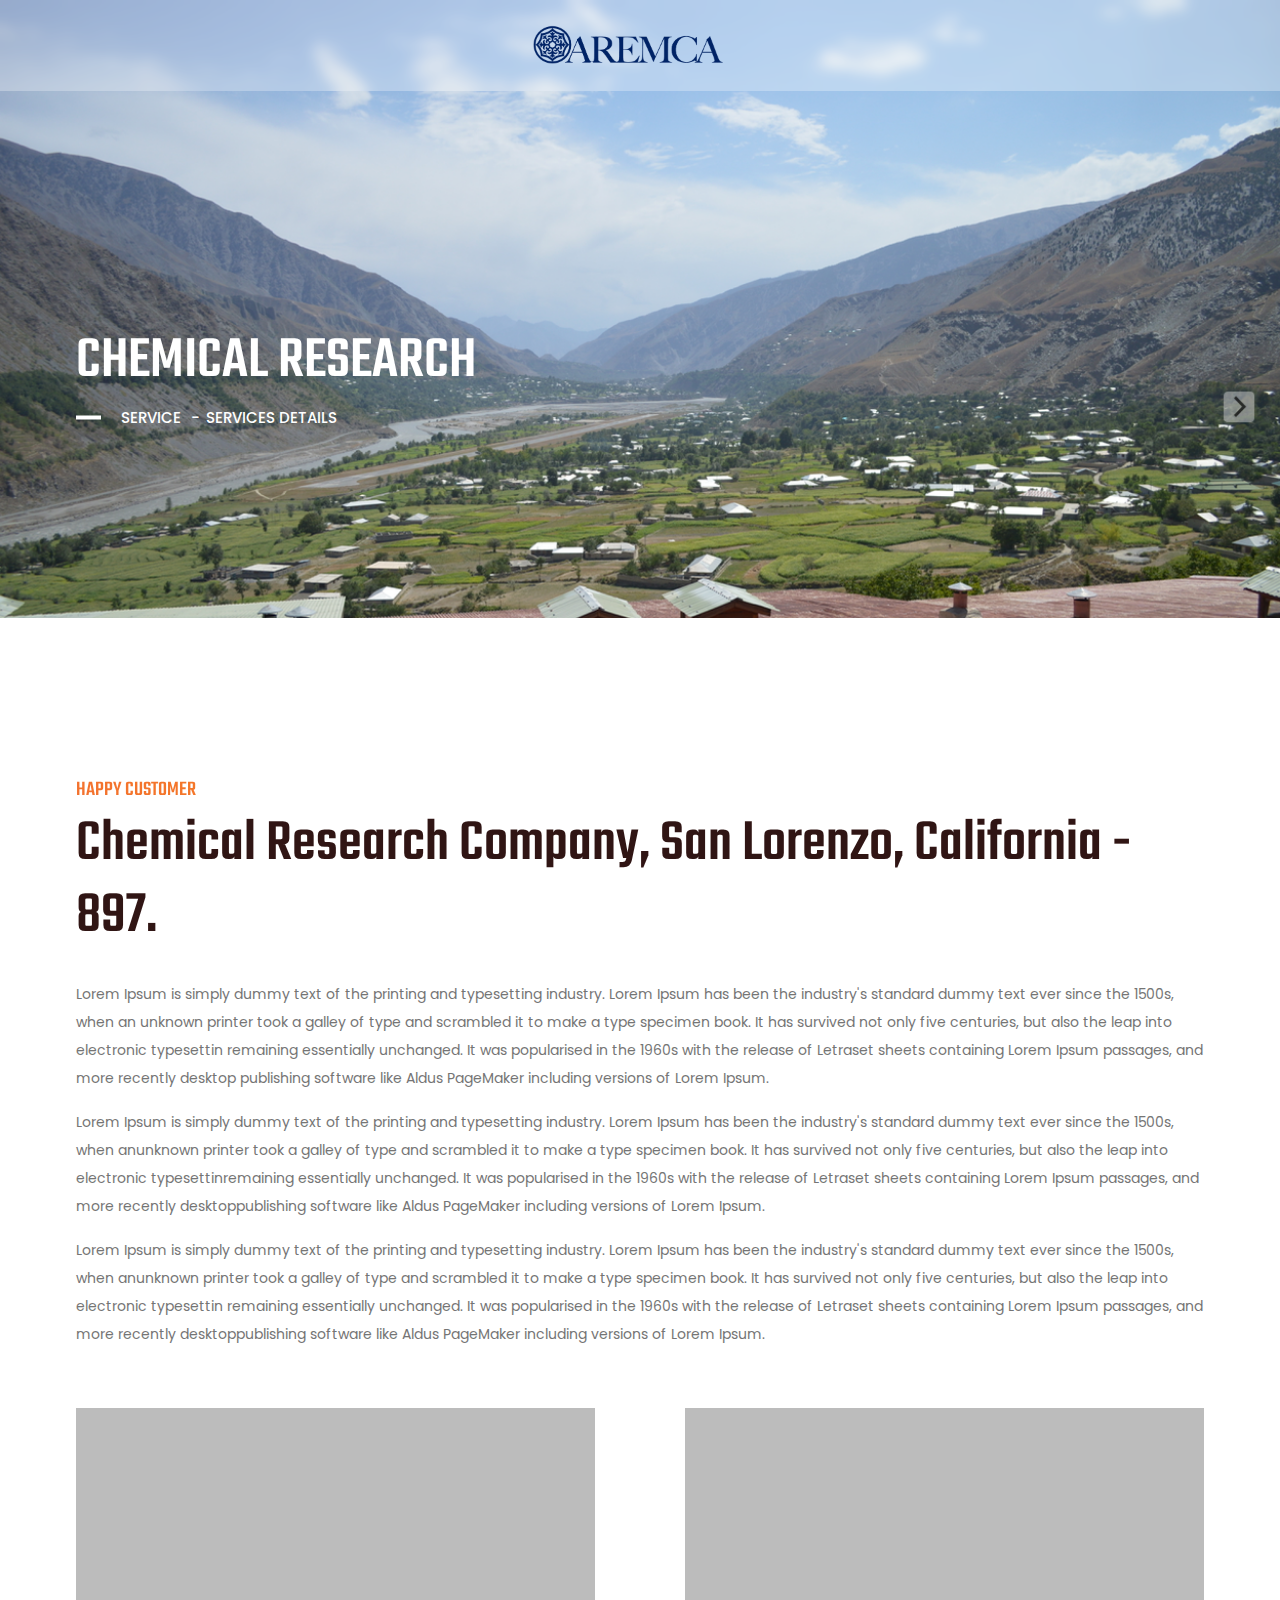
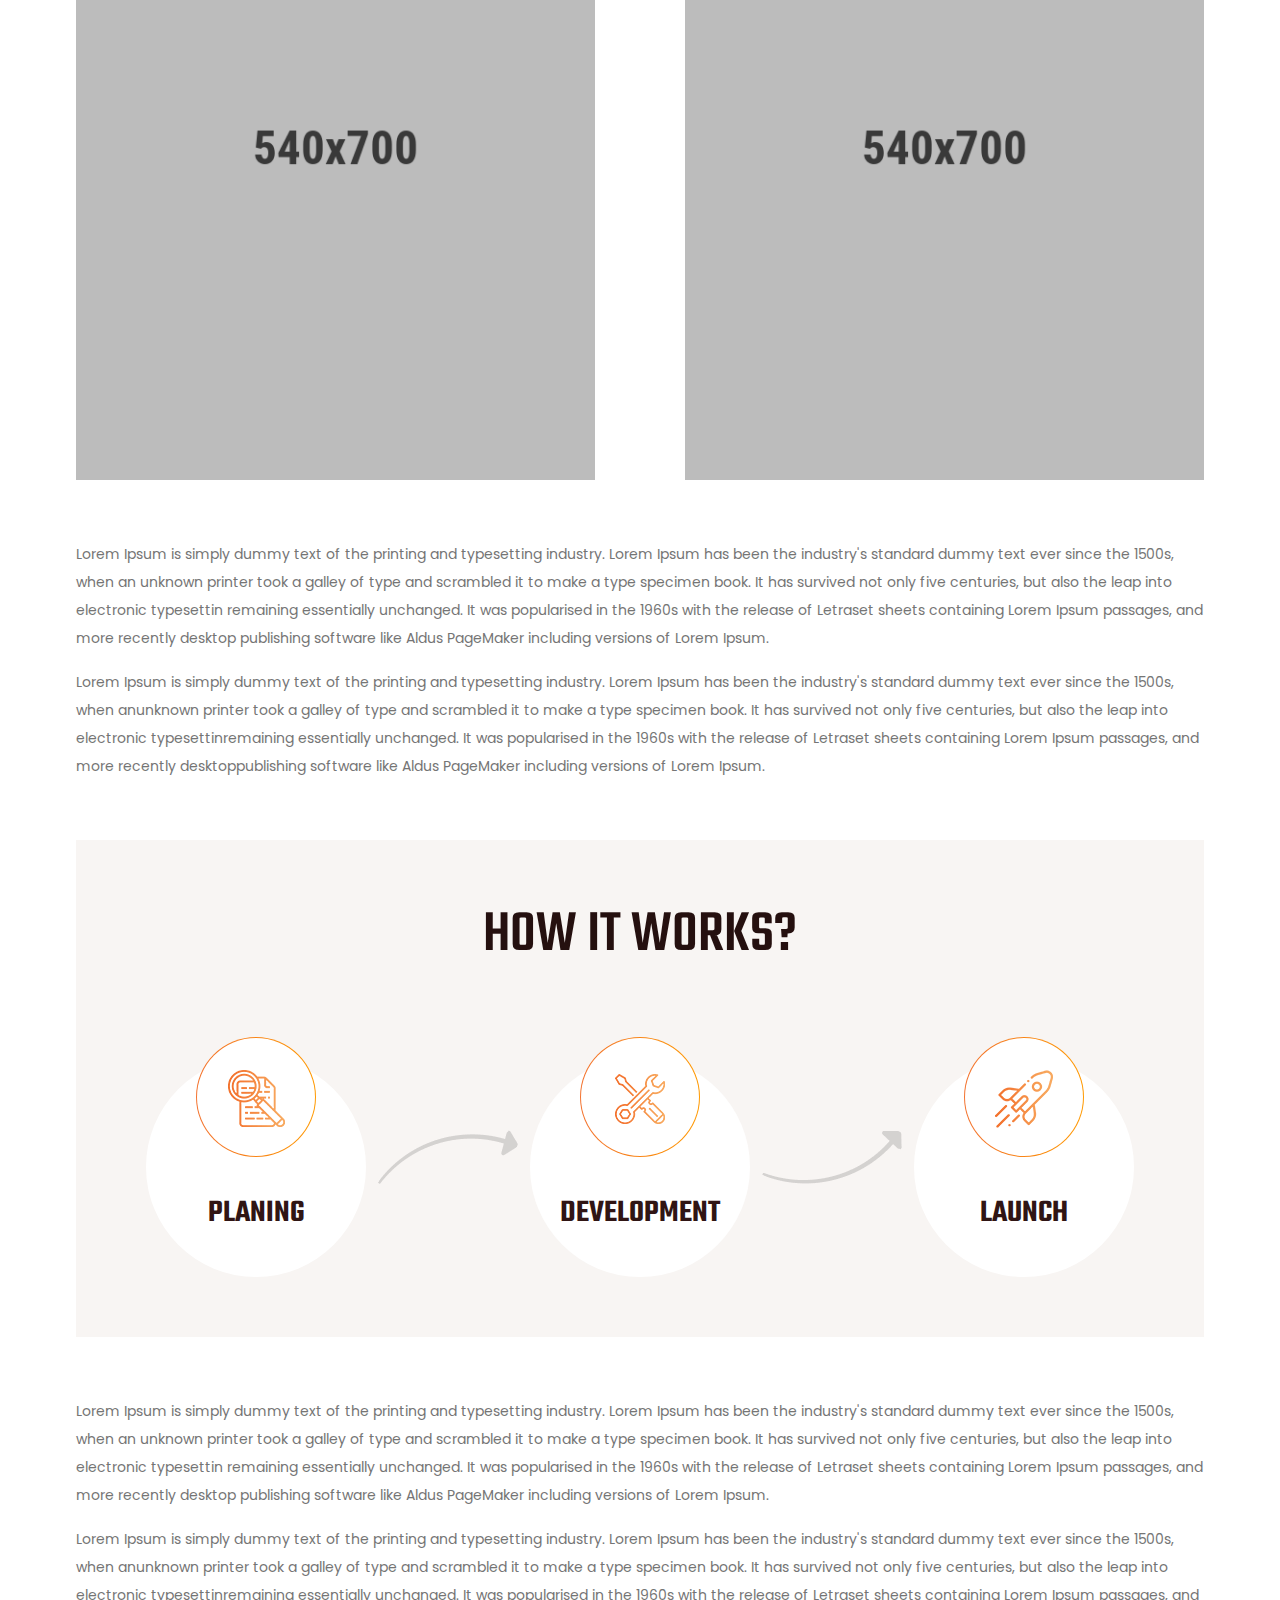
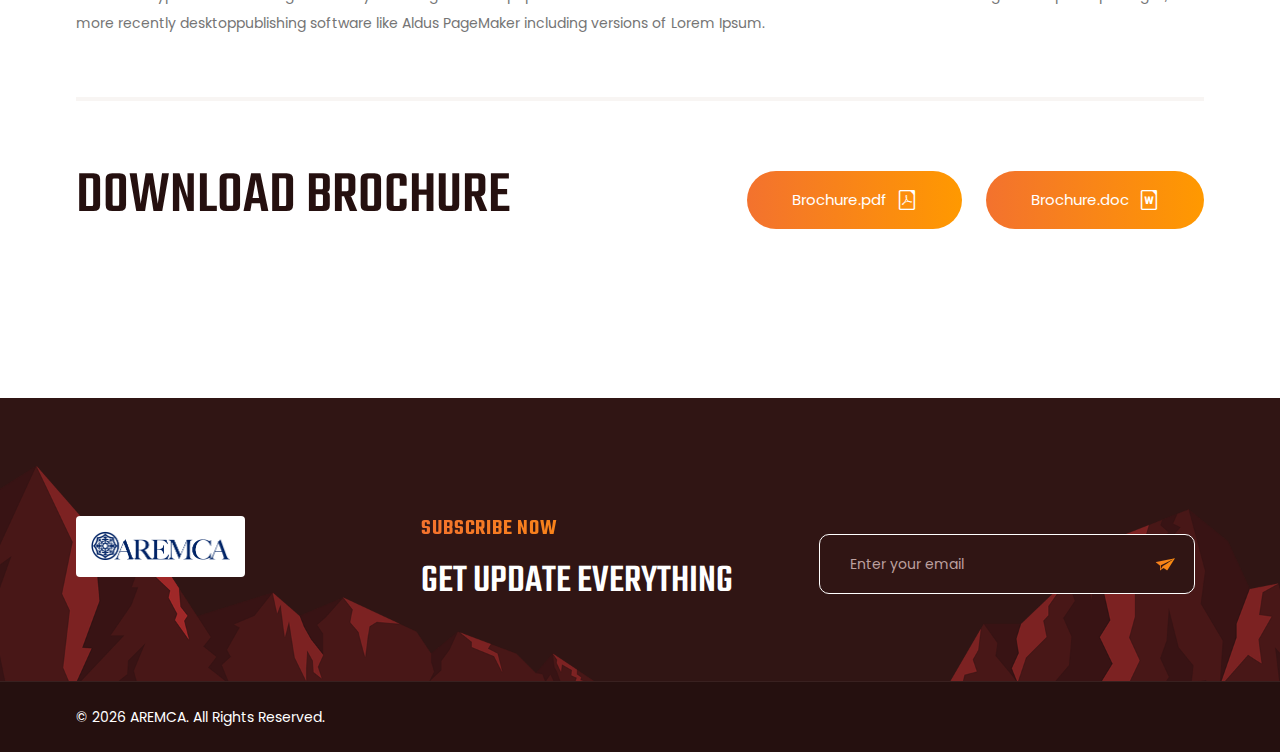
<file: service-details.html>
<!DOCTYPE html>
<html lang="zxx">

<head>
    <meta charset="UTF-8">
    <meta name="viewport" content="width=device-width, initial-scale=1.0">
    <meta http-equiv="X-UA-Compatible" content="ie=edge">
    <title> Industrial & Factory Bootstrap 5 Template</title>

    <!-- ::::::::::::::Favicon icon::::::::::::::-->
    <link rel="shortcut icon" href="assets/images/favicon.ico" type="image/png">

    <!-- Plugin CSS -->
    <link rel="stylesheet" href="assets/css/vendor/icofont.min.css">
    <link rel="stylesheet" href="assets/css/plugins/swiper-bundle.min.css">
    <link rel="stylesheet" href="assets/css/plugins/animate.css">
    <link rel="stylesheet" href="assets/css/plugins/nice-select.css">
    <link rel="stylesheet" href="assets/css/plugins/venobox.min.css">
    <link rel="stylesheet" href="assets/css/plugins/aos.min.css">
    <link rel="stylesheet" href="assets/css/style.css">
</head>

<body>

    <main class="main-wrapper">

        <!-- .....:::::: Start Header Section :::::.... -->
        <header class="header-section d-none d-lg-block">


            <!-- Start Header Bottom -->
            <div class="header-bottom sticky-header">
                <div class="container">
                    <div class="row justify-content-center align-items-center">
                        <div class="col-auto">
                            <!-- Start Header Logo -->
                            <div class="logo py-5"><a href="index.html"><img src="assets/images/logo/logo.png" alt=""></a>
                            </div>
                            <!-- End Header Logo -->
                        </div>
                        <div class="col-auto">
                            <!-- Start Header Logo -->
                            <!-- <ul class="header-nav">
                                <li><a href="index.html">Home</a></li>
                                <li><a href="service-list.html">Service</a></li>
                                <li><a href="project-list.html">Project</a></li>
                                <li><a href="contact.html">Contact</a></li>
                            </ul> -->
                            <!-- End Header Logo -->
                        </div>
                    </div>
                </div>
            </div>
            <!-- End Header Bottom -->
        </header>
        <!-- .....:::::: End Header Section :::::.... -->

        <!-- .....:::::: Start Mobile Header Section :::::.... -->
        <div class="mobile-header d-block d-lg-none">
            <div class="container">
                <div class="row align-items-center justify-content-between">
                    <div class="col">
                        <div class="mobile-logo">
                        <!-- <a href="index.html"><img class="w-50" src="assets/images/logo/logo.png" alt=""></a> -->
                        </div>
                    </div>
                </div>
            </div>
        </div>
        <!-- .....:::::: Start MobileHeader Section :::::.... -->

        <!--  Start Offcanvas Mobile Menu Section -->
        <div id="mobile-menu-offcanvas" class="offcanvas offcanvas-rightside offcanvas-mobile-menu-section">
            <!-- Start Offcanvas Header -->
            <div class="offcanvas-header text-end">
                <button class="offcanvas-close"><i class="icofont-close-line"></i></button>
            </div> <!-- End Offcanvas Header -->
            <!-- Start Offcanvas Mobile Menu Wrapper -->
            <div class="offcanvas-mobile-menu-wrapper">
                <!-- Start Mobile Menu  -->
                <div class="mobile-menu-bottom">
                    <!-- Start Mobile Menu Nav -->
                    <div class="offcanvas-menu">
                        <ul>
                            <li>
                                <a href="index.html"><span>Home</span></a>
                            </li>
                            <li>
                                <a href="#"><span>Services</span></a>
                                <ul class="mobile-sub-menu">
                                    <li><a href="service-list.html">Service List</a></li>
                                    <li><a href="service-details.html">Service Details</a></li>
                                </ul>
                            </li>
                            <li>
                                <a href="#"><span>Project</span></a>
                                <ul class="mobile-sub-menu">
                                    <li><a href="project-list.html">Project List</a></li>
                                    <li><a href="project-details.html">Project Details</a></li>
                                </ul>
                            </li>
                            <li>
                                <a href="#"><span>Blog</span></a>
                                <ul class="mobile-sub-menu">
                                    <li><a href="blog-list.html">Blog List Full Width</a></li>
                                    <li><a href="blog-list-sidebar-left.html">Blog List Left Sidebar</a></li>
                                    <li><a href="blog-list-sidebar-right.html">Blog List Right Sidebar</a></li>
                                    <li><a href="blog-details.html">Blog Details Full Width</a></li>
                                    <li><a href="blog-details-sidebar-left.html">Blog Details Left Sidebar</a></li>
                                    <li><a href="blog-details-sidebar-right.html">Blog Details Right Sidebar</a></li>
                                </ul>
                            </li>
                            <li>
                                <a href="#"><span>Pages</span></a>
                                <ul class="mobile-sub-menu">
                                    <li><a href="404-page.html">404 Page</a></li>
                                    <li><a href="price.html">Price</a></li>
                                    <li><a href="about.html">About Us</a></li>
                                </ul>
                            </li>
                            <li>
                                <a href="contact.html"><span>Contact</span></a>
                            </li>
                        </ul>
                    </div> <!-- End Mobile Menu Nav -->
                </div> <!-- End Mobile Menu -->

                <!-- Start Mobile contact Info -->
                <div class="mobile-contact-info text-center">
                    <ul class="social-link social-link-white">
                        <li><a target="_blank" href="https://example.com"><i class="icofont-facebook"></i></a>
                        </li>
                        <li><a target="_blank" href="https://example.com"><i class="icofont-twitter"></i></a>
                        </li>
                        <li><a target="_blank" href="https://example.com"><i class="icofont-skype"></i></a></li>
                    </ul>
                </div>
                <!-- End Mobile contact Info -->

            </div> <!-- End Offcanvas Mobile Menu Wrapper -->
        </div> 
        <!-- ...:::: End Offcanvas Mobile Menu Section:::... -->

        <!-- Offcanvas Overlay -->
        <div class="offcanvas-overlay"></div>

        <!-- .....:::::: Start Breadcrumb Section :::::.... -->
        <div class="breadcrumb-section">
            <div class="breadcrumb-wrapper">
                <div class="image"><img src="assets/images/background/breadcrumb.png" alt=""></div>
                <div class="container">
                    <div class="row">
                        <div class="col-12">
                            <div class="content">
                                <h2 class="title">Chemical Research</h2>
                                <ol class="breadcrumb-link">
                                    <li><a href="service-list.html">Service</a></li>
                                    <li class="active" aria-current="page">Services Details</li>
                                </ol>
                            </div>
                        </div>
                    </div>
                </div>            
            </div>
        </div>
        <!-- .....:::::: End Breadcrumb Section :::::.... -->

        <!-- .....:::::: Start Service Content Section :::::.... -->
        <div class="service-content-section section-inner-gap">
            <div class="container">
                <div class="row">
                    <div class="col-12">
                        <div class="service-content-wrapper">
                            <div class="content">
                                <h4 class="title-tag text-gradient">happy customer</h4>
                                <h2 class="title">Chemical Research company, San Lorenzo, California - 897.</h2>

                                <p>Lorem Ipsum is simply dummy text of the printing and typesetting industry. Lorem Ipsum has been the industry's standard dummy text ever since the 1500s, when an unknown printer took a galley of type and scrambled it to make a type specimen book. It has survived not only five centuries, but also the leap into electronic typesettin remaining essentially unchanged. It was popularised in the 1960s with the release of Letraset sheets containing Lorem Ipsum passages, and more recently desktop publishing software like Aldus PageMaker including versions of Lorem Ipsum.</p>

                                <p>Lorem Ipsum is simply dummy text of the printing and typesetting industry. Lorem Ipsum has been the industry's standard dummy text ever since the 1500s, when anunknown printer took a galley of type and scrambled it to make a type specimen book. It has survived not only five centuries, but also the leap into electronic typesettinremaining essentially unchanged. It was popularised in the 1960s with the release of Letraset sheets containing Lorem Ipsum passages, and more recently desktoppublishing software like Aldus PageMaker including versions of Lorem Ipsum.</p>

                                <p>Lorem Ipsum is simply dummy text of the printing and typesetting industry. Lorem Ipsum has been the industry's standard dummy text ever since the 1500s, when anunknown printer took a galley of type and scrambled it to make a type specimen book. It has survived not only five centuries, but also the leap into electronic typesettin remaining essentially unchanged. It was popularised in the 1960s with the release of Letraset sheets containing Lorem Ipsum passages, and more recently desktoppublishing software like Aldus PageMaker including versions of Lorem Ipsum.</p>
                            </div>

                            <div class="image-group m-t-70  m-b-70">
                                <div class="image"><img src="assets/images/service/blog-single-1.png" alt=""></div>
                                <div class="image"><img src="assets/images/service/blog-single-2.png" alt=""></div>
                            </div>

                            <div class="content">
                                <p>Lorem Ipsum is simply dummy text of the printing and typesetting industry. Lorem Ipsum has been the industry's standard dummy text ever since the 1500s, when an unknown printer took a galley of type and scrambled it to make a type specimen book. It has survived not only five centuries, but also the leap into electronic typesettin remaining essentially unchanged. It was popularised in the 1960s with the release of Letraset sheets containing Lorem Ipsum passages, and more recently desktop publishing software like Aldus PageMaker including versions of Lorem Ipsum.</p>

                                <p>Lorem Ipsum is simply dummy text of the printing and typesetting industry. Lorem Ipsum has been the industry's standard dummy text ever since the 1500s, when anunknown printer took a galley of type and scrambled it to make a type specimen book. It has survived not only five centuries, but also the leap into electronic typesettinremaining essentially unchanged. It was popularised in the 1960s with the release of Letraset sheets containing Lorem Ipsum passages, and more recently desktoppublishing software like Aldus PageMaker including versions of Lorem Ipsum.</p>
                            </div>

                            <div class="working-process-section section-inner-gap section-inner-bg pos-relative overflow-hidden p-tb-70 m-t-70  m-b-70">
                                <div class="content">
                                    <h2 class="title text-center">HOW IT WORKS?</h2>
                                </div>
                                <div class="working-process-wrapper d-flex flex-column flex-lg-row  justify-content-between align-items-center pos-relative">
                                    <!-- Start Working Process Single Item -->
                                    <div class="working-process-single-item">
                                        <div class="box">
                                            <div class="icon">
                                                <img class="img-fluid" src="assets/images/icons/working-process-icon-1.png"
                                                    alt="">
                                            </div>
                                            <div class="content">
                                                <h3 class="title">Planing</h3>
                                            </div>
                                        </div>
                                    </div>
                                    <!-- End Working Process Single Item -->

                                    <!-- Work Processing Arrow -->
                                    <div class="working-process-arrow arrow-1 d-xl-block d-none">
                                        <img src="assets/images/icons/working-process-arrow-1.png" alt="">
                                    </div>

                                    <!-- Start Working Process Single Item -->
                                    <div class="working-process-single-item">
                                        <div class="box">
                                            <div class="icon">
                                                <img class="img-fluid" src="assets/images/icons/working-process-icon-2.png"
                                                    alt="">
                                            </div>
                                            <div class="content">
                                                <h3 class="title">Development</h3>
                                            </div>
                                        </div>
                                    </div>
                                    <!-- End Working Process Single Item -->
                                     <!-- Work Processing Arrow -->
                                    <div class="working-process-arrow arrow-2 d-xl-block d-none">
                                        <img src="assets/images/icons/working-process-arrow-2.png" alt="">
                                    </div>

                                    <!-- Start Working Process Single Item -->
                                    <div class="working-process-single-item">
                                        <div class="box">
                                            <div class="icon">
                                                <img class="img-fluid" src="assets/images/icons/working-process-icon-3.png"
                                                    alt="">
                                            </div>
                                            <div class="content">
                                                <h3 class="title">Launch</h3>
                                            </div>
                                        </div>
                                    </div>
                                    <!-- End Working Process Single Item -->
                                </div>
                            </div>

                            <div class="content">
                                <p>Lorem Ipsum is simply dummy text of the printing and typesetting industry. Lorem Ipsum has been the industry's standard dummy text ever since the 1500s, when an unknown printer took a galley of type and scrambled it to make a type specimen book. It has survived not only five centuries, but also the leap into electronic typesettin remaining essentially unchanged. It was popularised in the 1960s with the release of Letraset sheets containing Lorem Ipsum passages, and more recently desktop publishing software like Aldus PageMaker including versions of Lorem Ipsum.</p>

                                <p>Lorem Ipsum is simply dummy text of the printing and typesetting industry. Lorem Ipsum has been the industry's standard dummy text ever since the 1500s, when anunknown printer took a galley of type and scrambled it to make a type specimen book. It has survived not only five centuries, but also the leap into electronic typesettinremaining essentially unchanged. It was popularised in the 1960s with the release of Letraset sheets containing Lorem Ipsum passages, and more recently desktoppublishing software like Aldus PageMaker including versions of Lorem Ipsum.</p>
                            </div>

                            <div class="download-wrapper p-t-70 m-t-70">
                                <div class="content">
                                    <h2 class="title">Download brochure</h2>
                                </div>

                                <div class="download-links">
                                    <a href="#" class="btn btn-lg btn-primary icon-space-left">Brochure.pdf <i class="icofont-file-pdf"></i></a>
                                    <a href="#" class="btn btn-lg btn-primary icon-space-left">Brochure.doc <i class="icofont-file-word"></i></a>
                                </div>
                            </div>
                        </div>
                    </div>
                </div>
            </div>
        </div>
        <!-- .....:::::: End Service Content Section :::::.... -->

        <!-- .....:::::: Start Footer Section :::::.... -->
        <footer class="footer-section footer-bg" style="padding-top: 3rem;">
            <!-- Start Footer Top -->
            <div class="footer-top">
                <div class="container">
                    <div class="footer-top-wrapper">
                        <!-- Start Footer Logo -->
                        <a href="index.html" class="logo">
                            <img class="img-fluid w-50 bg-white p-3 rounded" src="assets/images/logo/logo.png" alt="">
                        </a>
                        <!-- End Footer Logo -->

                        <!-- Start Footer Newsletter -->
                        <div class="newsletter">
                            <div class="content">
                                <h4 class="title-tag text-gradient">SUBSCRIBE NOW</h4>
                                <h3 class="sub-title">GET UPDATE EVERYTHING</h3>
                            </div>
                            <div class="newsletter-form">
                                <form class="newsletter-form-group" action="#" method="post">
                                    <input type="email" placeholder="Enter your email" required>
                                    <button class="newsletter-submit-btn text-gradient" type="submit"><i class="icofont-paper-plane"></i></button>
                                </form>
                            </div>
                        </div>
                        <!-- Start Footer Newsletter -->
                        <!-- <div class="bg-color-dark-red"></div> -->
                    </div>
                </div>
                <div class="bg-color-bold-red"></div>
            </div>
            <!-- Start Footer Top -->

            <!-- Start Footer Center -->
          
            <!-- Start Footer Center -->

            <!-- Start Footer Bottom -->
            <div class="footer-bottom ">
                <div class="container">
                    <div class="row justify-content-md-between justify-content-center align-items-center flex-column-reverse flex-md-row">
                        <div class="col-auto">
                            <div class="footer-bottom-left">
                                <div class="footer-copyright">
                                    <p class="copyright-text">&copy; <span id="currentYear"></span> AREMCA. All Rights Reserved.
                                        <script>
                                          document.getElementById("currentYear").innerHTML = new Date().getFullYear();
                                        </script>
                                        </p>
                                </div>
                            </div>
                        </div>
                       
                    </div>
                </div>
            </div>
            <!-- Start Footer Bottom -->
        </footer>
        <!-- .....:::::: End Footer Section :::::.... -->

    </main>

    <!-- material-scrolltop button -->
    <button class="material-scrolltop" type="button"></button>


    <!-- ::::::::::::::All JS Files here :::::::::::::: -->
    <script src="assets/js/vendor/modernizr-3.11.2.min.js"></script>
    <script src="assets/js/vendor/jquery-3.6.0.min.js"></script>
    <script src="assets/js/vendor/jquery-migrate-3.3.0.min.js"></script>
    <script src="assets/js/vendor/bootstrap.min.js"></script>
    <script src="assets/js/vendor/jquery-ui.min.js"></script>

    <!--Plugins JS-->
    <script src="assets/js/plugins/swiper-bundle.min.js"></script>
    <script src="assets/js/plugins/material-scrolltop.js"></script>
    <script src="assets/js/plugins/jquery.nice-select.min.js"></script>
    <script src="assets/js/plugins/images-loaded.min.js"></script>
    <script src="assets/js/plugins/isotope.pkgd.min.js"></script>
    <script src="assets/js/plugins/venobox.min.js"></script>
    <script src="assets/js/plugins/aos.min.js"></script>
    <script src="assets/js/plugins/parallax.js"></script>
    <script src="assets/js/plugins/ajax-mail.js"></script>
    <script src="assets/js/plugins/waypoint.js"></script>
    <script src="assets/js/plugins/counter.js"></script>
    <script src="assets/js/main.js"></script>

</body>

</html>
</file>
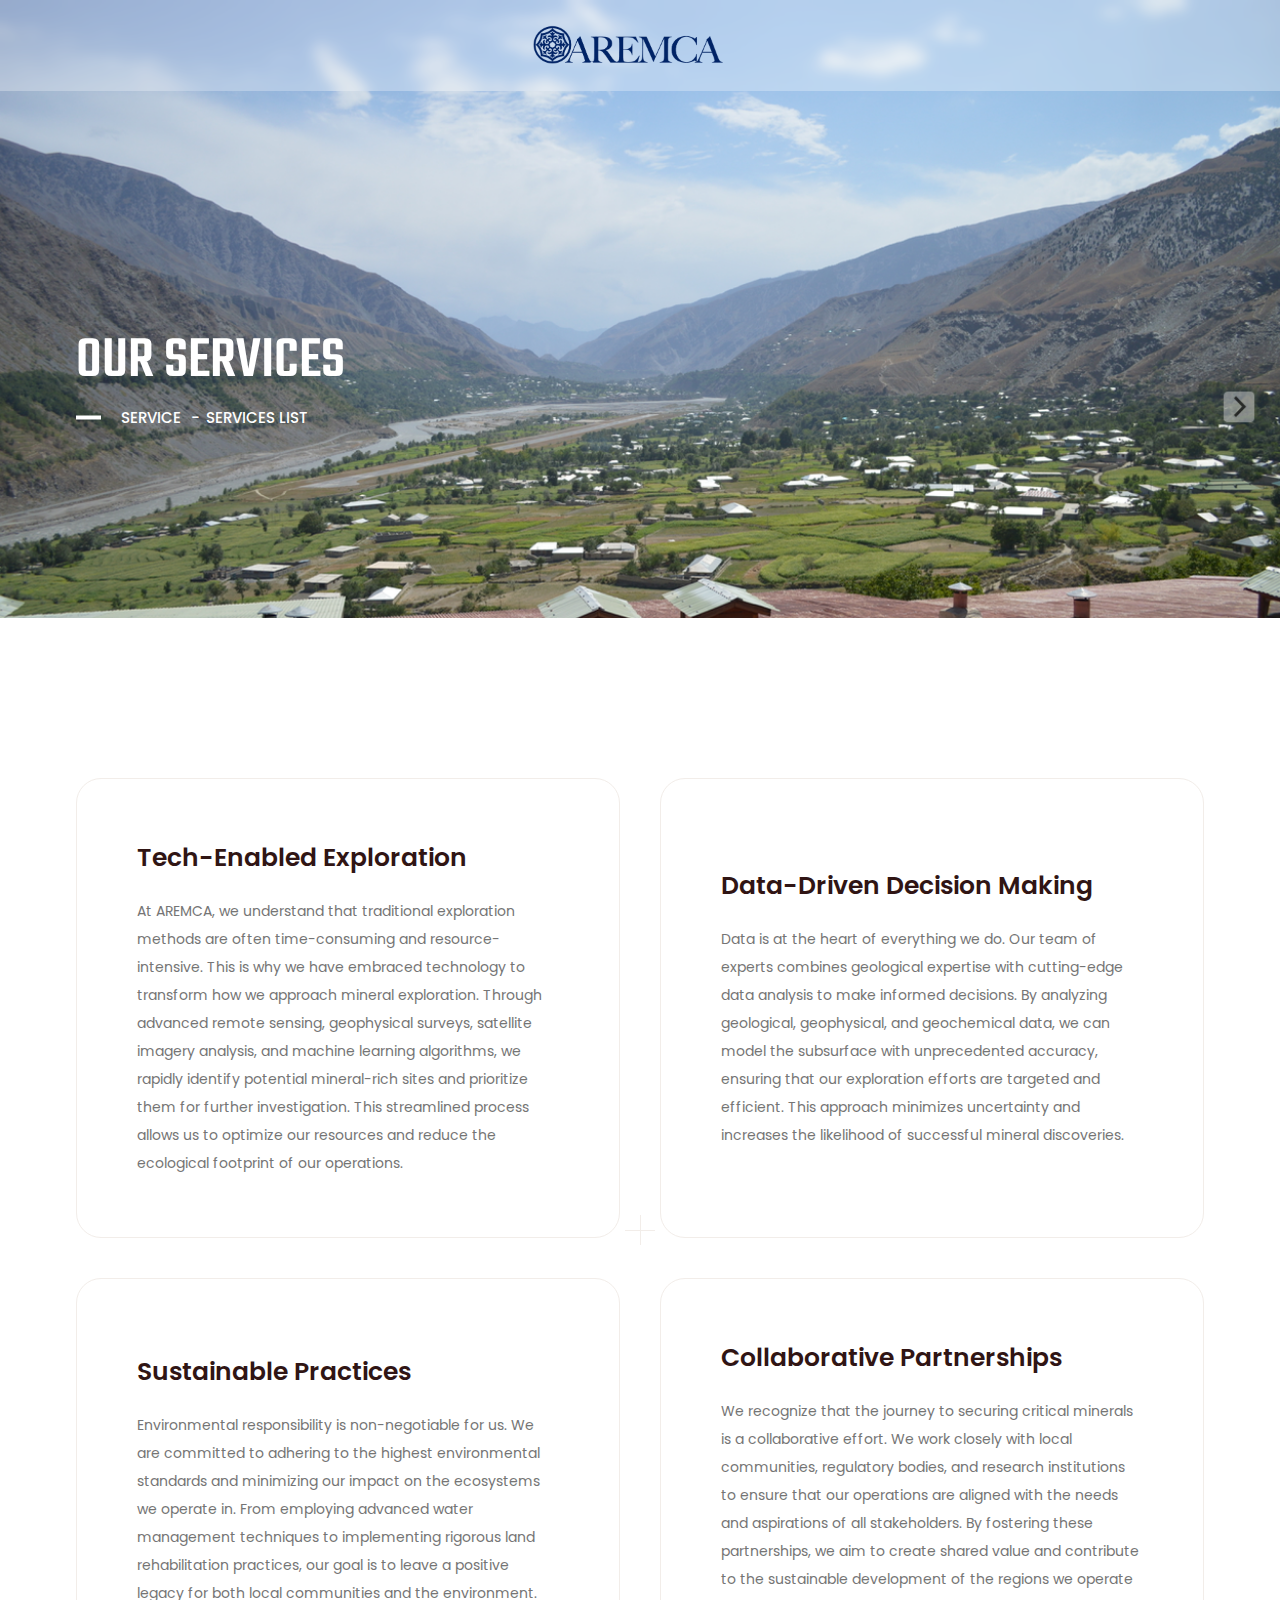
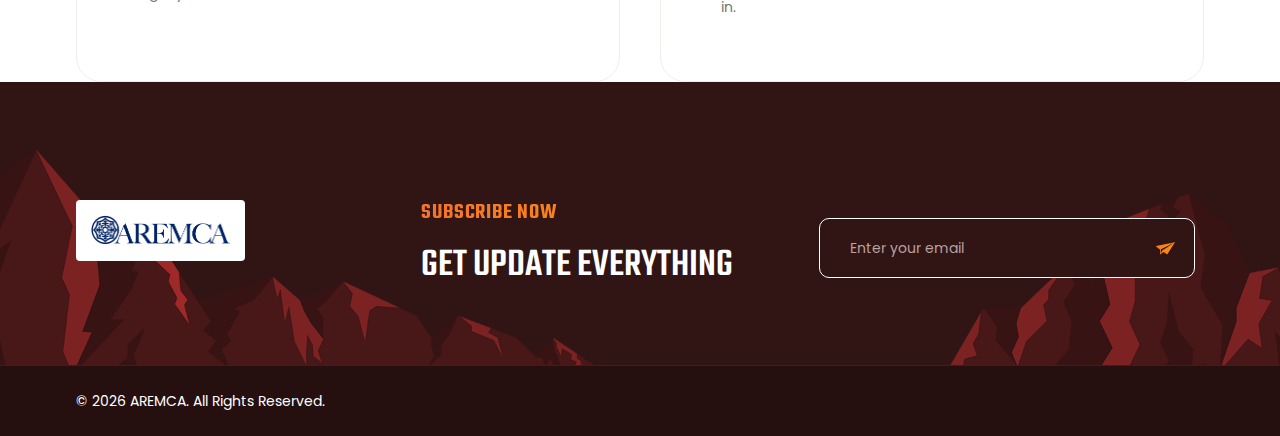
<file: service-list.html>
<!DOCTYPE html>
<html lang="zxx">

<head>
    <meta charset="UTF-8">
    <meta name="viewport" content="width=device-width, initial-scale=1.0">
    <meta http-equiv="X-UA-Compatible" content="ie=edge">
    <title> Industrial & Factory Bootstrap 5 Template</title>

    <!-- ::::::::::::::Favicon icon::::::::::::::-->
    <link rel="shortcut icon" href="assets/images/favicon.ico" type="image/png">

    <!-- Plugin CSS -->
    <link rel="stylesheet" href="assets/css/vendor/icofont.min.css">
    <link rel="stylesheet" href="assets/css/plugins/swiper-bundle.min.css">
    <link rel="stylesheet" href="assets/css/plugins/animate.css">
    <link rel="stylesheet" href="assets/css/plugins/nice-select.css">
    <link rel="stylesheet" href="assets/css/plugins/venobox.min.css">
    <link rel="stylesheet" href="assets/css/plugins/aos.min.css">
    <link rel="stylesheet" href="assets/css/style.css">
</head>

<body>

    <main class="main-wrapper">

         <!-- .....:::::: Start Header Section :::::.... -->
         <header class="header-section d-none d-lg-block">


            <!-- Start Header Bottom -->
            <div class="header-bottom sticky-header">
                <div class="container">
                    <div class="row justify-content-center align-items-center">
                        <div class="col-auto">
                            <!-- Start Header Logo -->
                            <div class="logo py-5"><a href="index.html"><img src="assets/images/logo/logo.png" class="" alt=""></a>
                            </div>
                            <!-- End Header Logo -->
                        </div>
                        <div class="col-auto">
                            <!-- Start Header Logo -->
                            <!-- <ul class="header-nav">
                                <li><a href="index.html">Home</a></li>
                                <li><a href="service-list.html">Service</a></li>
                                <li><a href="project-list.html">Project</a></li>
                                <li><a href="contact.html">Contact</a></li>
                            </ul> -->
                            <!-- End Header Logo -->
                        </div>
                    </div>
                </div>
            </div>
            <!-- End Header Bottom -->
        </header>
        <!-- .....:::::: End Header Section :::::.... -->

        <!-- .....:::::: Start Mobile Header Section :::::.... -->
        <div class="mobile-header d-block d-lg-none">
            <div class="container">
                <div class="row align-items-center justify-content-between">
                    <div class="col">
                        <div class="mobile-logo">
                        <!-- <a href="index.html"><img class="w-50" src="assets/images/logo/logo.png" alt=""></a> -->
                        </div>
                    </div>
                </div>
            </div>
        </div>
        <!-- .....:::::: Start MobileHeader Section :::::.... -->

        <!--  Start Offcanvas Mobile Menu Section -->
        <div id="mobile-menu-offcanvas" class="offcanvas offcanvas-rightside offcanvas-mobile-menu-section">
            <!-- Start Offcanvas Header -->
            <div class="offcanvas-header text-end">
                <button class="offcanvas-close"><i class="icofont-close-line"></i></button>
            </div> <!-- End Offcanvas Header -->
            <!-- Start Offcanvas Mobile Menu Wrapper -->
            <div class="offcanvas-mobile-menu-wrapper">
                <!-- Start Mobile Menu  -->
                <div class="mobile-menu-bottom">
                    <!-- Start Mobile Menu Nav -->
                    <div class="offcanvas-menu">
                        <ul>
                            <li>
                                <a href="index.html"><span>Home</span></a>
                            </li>
                            <li>
                                <a href="#"><span>Services</span></a>
                                <ul class="mobile-sub-menu">
                                    <li><a href="service-list.html">Service List</a></li>
                                    <li><a href="service-details.html">Service Details</a></li>
                                </ul>
                            </li>
                            <li>
                                <a href="#"><span>Project</span></a>
                                <ul class="mobile-sub-menu">
                                    <li><a href="project-list.html">Project List</a></li>
                                    <li><a href="project-details.html">Project Details</a></li>
                                </ul>
                            </li>
                            <li>
                                <a href="#"><span>Blog</span></a>
                                <ul class="mobile-sub-menu">
                                    <li><a href="blog-list.html">Blog List Full Width</a></li>
                                    <li><a href="blog-list-sidebar-left.html">Blog List Left Sidebar</a></li>
                                    <li><a href="blog-list-sidebar-right.html">Blog List Right Sidebar</a></li>
                                    <li><a href="blog-details.html">Blog Details Full Width</a></li>
                                    <li><a href="blog-details-sidebar-left.html">Blog Details Left Sidebar</a></li>
                                    <li><a href="blog-details-sidebar-right.html">Blog Details Right Sidebar</a></li>
                                </ul>
                            </li>
                            <li>
                                <a href="#"><span>Pages</span></a>
                                <ul class="mobile-sub-menu">
                                    <li><a href="404-page.html">404 Page</a></li>
                                    <li><a href="price.html">Price</a></li>
                                    <li><a href="about.html">About Us</a></li>
                                </ul>
                            </li>
                            <li>
                                <a href="contact.html"><span>Contact</span></a>
                            </li>
                        </ul>
                    </div> <!-- End Mobile Menu Nav -->
                </div> <!-- End Mobile Menu -->

                <!-- Start Mobile contact Info -->
                <div class="mobile-contact-info text-center">
                    <ul class="social-link social-link-white">
                        <li><a target="_blank" href="https://example.com"><i class="icofont-facebook"></i></a>
                        </li>
                        <li><a target="_blank" href="https://example.com"><i class="icofont-twitter"></i></a>
                        </li>
                        <li><a target="_blank" href="https://example.com"><i class="icofont-skype"></i></a></li>
                    </ul>
                </div>
                <!-- End Mobile contact Info -->

            </div> <!-- End Offcanvas Mobile Menu Wrapper -->
        </div> 
        <!-- ...:::: End Offcanvas Mobile Menu Section:::... -->

        <!-- Offcanvas Overlay -->
        <div class="offcanvas-overlay"></div>

        <!-- .....:::::: Start Breadcrumb Section :::::.... -->
        <div class="breadcrumb-section">
            <div class="breadcrumb-wrapper">
                <div class="image"><img src="assets/images/background/breadcrumb.png" alt=""></div>
                <div class="container">
                    <div class="row">
                        <div class="col-12">
                            <div class="content">
                                <h2 class="title">Our Services</h2>
                                <ol class="breadcrumb-link">
                                    <li><a href="service-list.html">Service</a></li>
                                    <li class="active" aria-current="page">Services List</li>
                                </ol>
                            </div>
                        </div>
                    </div>
                </div>            
            </div>
        </div>
        <!-- .....:::::: End Breadcrumb Section :::::.... -->

        <!-- .....:::::: Start Service  Section :::::.... -->
        <div class="service-section section-top-space">
            <div class="container">
                <div class="service-display-wrapper">
                    <div class="row">
                        <div class="col-12 service-plus-icon-seperator">
                            <!-- Start Service Single Item -->
                            <div class="service-single-item">
                                <div class="content">
                                    <h4 class="title">Tech-Enabled Exploration</h4>
                                    <p>
                                        At AREMCA, we understand that traditional exploration methods are often time-consuming and resource-intensive. This is why we have embraced technology to transform how we approach mineral exploration. Through advanced remote sensing, geophysical surveys, satellite imagery analysis, and machine learning algorithms, we rapidly identify potential mineral-rich sites and prioritize them for further investigation. This streamlined process allows us to optimize our resources and reduce the ecological footprint of our operations.
                                    </p>
                                </div>
                            </div>
                            <!-- End Service Single Item -->
                            <!-- Start Service Single Item -->
                            <div class="service-single-item">
                                <div class="content">
                                    <h4 class="title">Data-Driven Decision Making</h4>
                                    <p>
                                        Data is at the heart of everything we do. Our team of experts combines geological expertise with cutting-edge data analysis to make informed decisions. By analyzing geological, geophysical, and geochemical data, we can model the subsurface with unprecedented accuracy, ensuring that our exploration efforts are targeted and efficient. This approach minimizes uncertainty and increases the likelihood of successful mineral discoveries.
                                    </p>
                                </div>
                            </div>
                            <!-- End Service Single Item -->
                            <!-- Start Service Single Item -->
                            <div class="service-single-item">
                                <div class="content">
                                    <h4 class="title">Sustainable Practices</h4>
                                    <p>
                                        Environmental responsibility is non-negotiable for us. We are committed to adhering to the highest environmental standards and minimizing our impact on the ecosystems we operate in. From employing advanced water management techniques to implementing rigorous land rehabilitation practices, our goal is to leave a positive legacy for both local communities and the environment.
                                    </p>
                                </div>
                            </div>
                            <!-- End Service Single Item -->
                            <!-- Start Service Single Item -->
                            <div class="service-single-item">
                                <div class="content">
                                    <h4 class="title">Collaborative Partnerships</h4>
                                    <p>
                                        We recognize that the journey to securing critical minerals is a collaborative effort. We work closely with local communities, regulatory bodies, and research institutions to ensure that our operations are aligned with the needs and aspirations of all stakeholders. By fostering these partnerships, we aim to create shared value and contribute to the sustainable development of the regions we operate in.
                                    </p>
                                </div>
                            </div>
                            <!-- End Service Single Item -->
                        </div>
                    </div>
                </div>

            </div>
        </div>
        <!-- .....:::::: End Service Section :::::.... -->

        <!-- .....:::::: Start Counter Display Section :::::.... -->
        <!-- <div class="counter-display-section section-inner-gap mb-6">
            <div class="container">
                <div class="counter-wrapper">
                    <div class="counter-single-item">
                        <div class="icon">
                            <img src="assets/images/icons/sm-user-icon.png" alt="">
                        </div>
                        <div class="content">
                            <h2 class="number"><span class="counter">2,589</span></h2>
                            <span class="text">Happy Clients</span>
                        </div>
                    </div>
                    <div class="counter-single-item">
                        <div class="icon">
                            <img src="assets/images/icons/sm-gear-icon.png" alt="">
                        </div>
                        <div class="content">
                            <h2 class="number"><span class="counter">589</span>K</h2>
                            <span class="text">Projects Done</span>
                        </div>
                    </div>
                    <div class="counter-single-item">
                        <div class="icon">
                            <img src="assets/images/icons/sm-coffee-icon.png" alt="">
                        </div>
                        <div class="content">
                            <h2 class="number"><span class="counter">3,462</span></h2>
                            <span class="text">Cup of coffee</span>
                        </div>
                    </div>
                    <div class="separator"></div>
                    <div class="separator"></div>
                </div>
            </div>
        </div> -->
        <!-- .....:::::: End Counter Display Section :::::.... -->

        <!-- .....:::::: Start Default Inner Form Section :::::.... -->
       
        <!-- .....:::::: End Default Inner Form Section :::::.... -->

        <!-- .....:::::: Start Client Logo Display Section :::::.... -->
        
        <!-- .....:::::: End Client Logo Display Section :::::.... -->

         <!-- .....:::::: Start Footer Section :::::.... -->
         <footer class="footer-section footer-bg" style="padding-top: 3rem;">
            <!-- Start Footer Top -->
            <div class="footer-top">
                <div class="container">
                    <div class="footer-top-wrapper">
                        <!-- Start Footer Logo -->
                        <a href="index.html" class="logo">
                            <img class="img-fluid w-50 bg-white p-3 rounded" src="assets/images/logo/logo.png" alt="">
                        </a>
                        <!-- End Footer Logo -->

                        <!-- Start Footer Newsletter -->
                        <div class="newsletter">
                            <div class="content">
                                <h4 class="title-tag text-gradient">SUBSCRIBE NOW</h4>
                                <h3 class="sub-title">GET UPDATE EVERYTHING</h3>
                            </div>
                            <div class="newsletter-form">
                                <form class="newsletter-form-group" action="#" method="post">
                                    <input type="email" placeholder="Enter your email" required>
                                    <button class="newsletter-submit-btn text-gradient" type="submit"><i class="icofont-paper-plane"></i></button>
                                </form>
                            </div>
                        </div>
                        <!-- Start Footer Newsletter -->
                        <!-- <div class="bg-color-dark-red"></div> -->
                    </div>
                </div>
                <div class="bg-color-bold-red"></div>
            </div>
            <!-- Start Footer Top -->

            <!-- Start Footer Center -->
          
            <!-- Start Footer Center -->

            <!-- Start Footer Bottom -->
            <div class="footer-bottom ">
                <div class="container">
                    <div class="row justify-content-md-between justify-content-center align-items-center flex-column-reverse flex-md-row">
                        <div class="col-auto">
                            <div class="footer-bottom-left">
                                <div class="footer-copyright">
                                    <p class="copyright-text">&copy; <span id="currentYear"></span> AREMCA. All Rights Reserved.
                                        <script>
                                          document.getElementById("currentYear").innerHTML = new Date().getFullYear();
                                        </script>
                                        </p>
                                </div>
                            </div>
                        </div>
                       
                    </div>
                </div>
            </div>
            <!-- Start Footer Bottom -->
        </footer>
        <!-- .....:::::: End Footer Section :::::.... -->

    </main>

    <!-- material-scrolltop button -->
    <button class="material-scrolltop" type="button"></button>


    <!-- ::::::::::::::All JS Files here :::::::::::::: -->
    <script src="assets/js/vendor/modernizr-3.11.2.min.js"></script>
    <script src="assets/js/vendor/jquery-3.6.0.min.js"></script>
    <script src="assets/js/vendor/jquery-migrate-3.3.0.min.js"></script>
    <script src="assets/js/vendor/bootstrap.min.js"></script>
    <script src="assets/js/vendor/jquery-ui.min.js"></script>

    <!--Plugins JS-->
    <script src="assets/js/plugins/swiper-bundle.min.js"></script>
    <script src="assets/js/plugins/material-scrolltop.js"></script>
    <script src="assets/js/plugins/jquery.nice-select.min.js"></script>
    <script src="assets/js/plugins/images-loaded.min.js"></script>
    <script src="assets/js/plugins/isotope.pkgd.min.js"></script>
    <script src="assets/js/plugins/venobox.min.js"></script>
    <script src="assets/js/plugins/aos.min.js"></script>
    <script src="assets/js/plugins/parallax.js"></script>
    <script src="assets/js/plugins/ajax-mail.js"></script>
    <script src="assets/js/plugins/waypoint.js"></script>
    <script src="assets/js/plugins/counter.js"></script>
    <script src="assets/js/main.js"></script>

</body>

</html>
</file>
<file: assets/css/plugins/nice-select.css>
/* *******************
Nice Select 
**********************/
.nice-select {
  -webkit-tap-highlight-color: transparent;
  background-color: #fff;
  border-radius: 5px;
  border: solid 1px #e8e8e8;
  box-sizing: border-box;
  clear: both;
  cursor: pointer;
  display: block;
  float: left;
  font-family: inherit;
  font-size: 14px;
  font-weight: normal;
  height: 42px;
  line-height: 40px;
  outline: none;
  padding-left: 18px;
  padding-right: 30px;
  position: relative;
  text-align: left !important;
  -webkit-transition: all 0.2s ease-in-out;
  transition: all 0.2s ease-in-out;
  -webkit-user-select: none;
     -moz-user-select: none;
      -ms-user-select: none;
          user-select: none;
  white-space: nowrap;
  width: auto; }
  .nice-select:hover {
    border-color: #dbdbdb; }
  .nice-select:active, .nice-select.open, .nice-select:focus {
    border-color: #999; }
  .nice-select:after {
    border-bottom: 2px solid #999;
    border-right: 2px solid #999;
    content: '';
    display: block;
    height: 5px;
    margin-top: -4px;
    pointer-events: none;
    position: absolute;
    right: 12px;
    top: 50%;
    -webkit-transform-origin: 66% 66%;
        -ms-transform-origin: 66% 66%;
            transform-origin: 66% 66%;
    -webkit-transform: rotate(45deg);
        -ms-transform: rotate(45deg);
            transform: rotate(45deg);
    -webkit-transition: all 0.15s ease-in-out;
    transition: all 0.15s ease-in-out;
    width: 5px; }
  .nice-select.open:after {
    -webkit-transform: rotate(-135deg);
        -ms-transform: rotate(-135deg);
            transform: rotate(-135deg); }
  .nice-select.open .list {
    opacity: 1;
    pointer-events: auto;
    -webkit-transform: scale(1) translateY(0);
        -ms-transform: scale(1) translateY(0);
            transform: scale(1) translateY(0); }
  .nice-select.disabled {
    border-color: #ededed;
    color: #999;
    pointer-events: none; }
    .nice-select.disabled:after {
      border-color: #cccccc; }
  .nice-select.wide {
    width: 100%; }
    .nice-select.wide .list {
      left: 0 !important;
      right: 0 !important; }
  .nice-select.right {
    float: right; }
    .nice-select.right .list {
      left: auto;
      right: 0; }
  .nice-select.small {
    font-size: 12px;
    height: 36px;
    line-height: 34px; }
    .nice-select.small:after {
      height: 4px;
      width: 4px; }
    .nice-select.small .option {
      line-height: 34px;
      min-height: 34px; }
  .nice-select .list {
    background-color: #fff;
    border-radius: 5px;
    box-shadow: 0 0 0 1px rgba(68, 68, 68, 0.11);
    box-sizing: border-box;
    margin-top: 4px;
    opacity: 0;
    overflow: hidden;
    padding: 0;
    pointer-events: none;
    position: absolute;
    top: 100%;
    left: 0;
    -webkit-transform-origin: 50% 0;
        -ms-transform-origin: 50% 0;
            transform-origin: 50% 0;
    -webkit-transform: scale(0.75) translateY(-21px);
        -ms-transform: scale(0.75) translateY(-21px);
            transform: scale(0.75) translateY(-21px);
    -webkit-transition: all 0.2s cubic-bezier(0.5, 0, 0, 1.25), opacity 0.15s ease-out;
    transition: all 0.2s cubic-bezier(0.5, 0, 0, 1.25), opacity 0.15s ease-out;
    z-index: 9; }
    .nice-select .list:hover .option:not(:hover) {
      background-color: transparent !important; }
  .nice-select .option {
    cursor: pointer;
    font-weight: 400;
    line-height: 40px;
    list-style: none;
    min-height: 40px;
    outline: none;
    padding-left: 18px;
    padding-right: 29px;
    text-align: left;
    -webkit-transition: all 0.2s;
    transition: all 0.2s; }
    .nice-select .option:hover, .nice-select .option.focus, .nice-select .option.selected.focus {
      background-color: #f6f6f6; }
    .nice-select .option.selected {
      font-weight: bold; }
    .nice-select .option.disabled {
      background-color: transparent;
      color: #999;
      cursor: default; }

.no-csspointerevents .nice-select .list {
  display: none; }

.no-csspointerevents .nice-select.open .list {
  display: block; }
</file>
